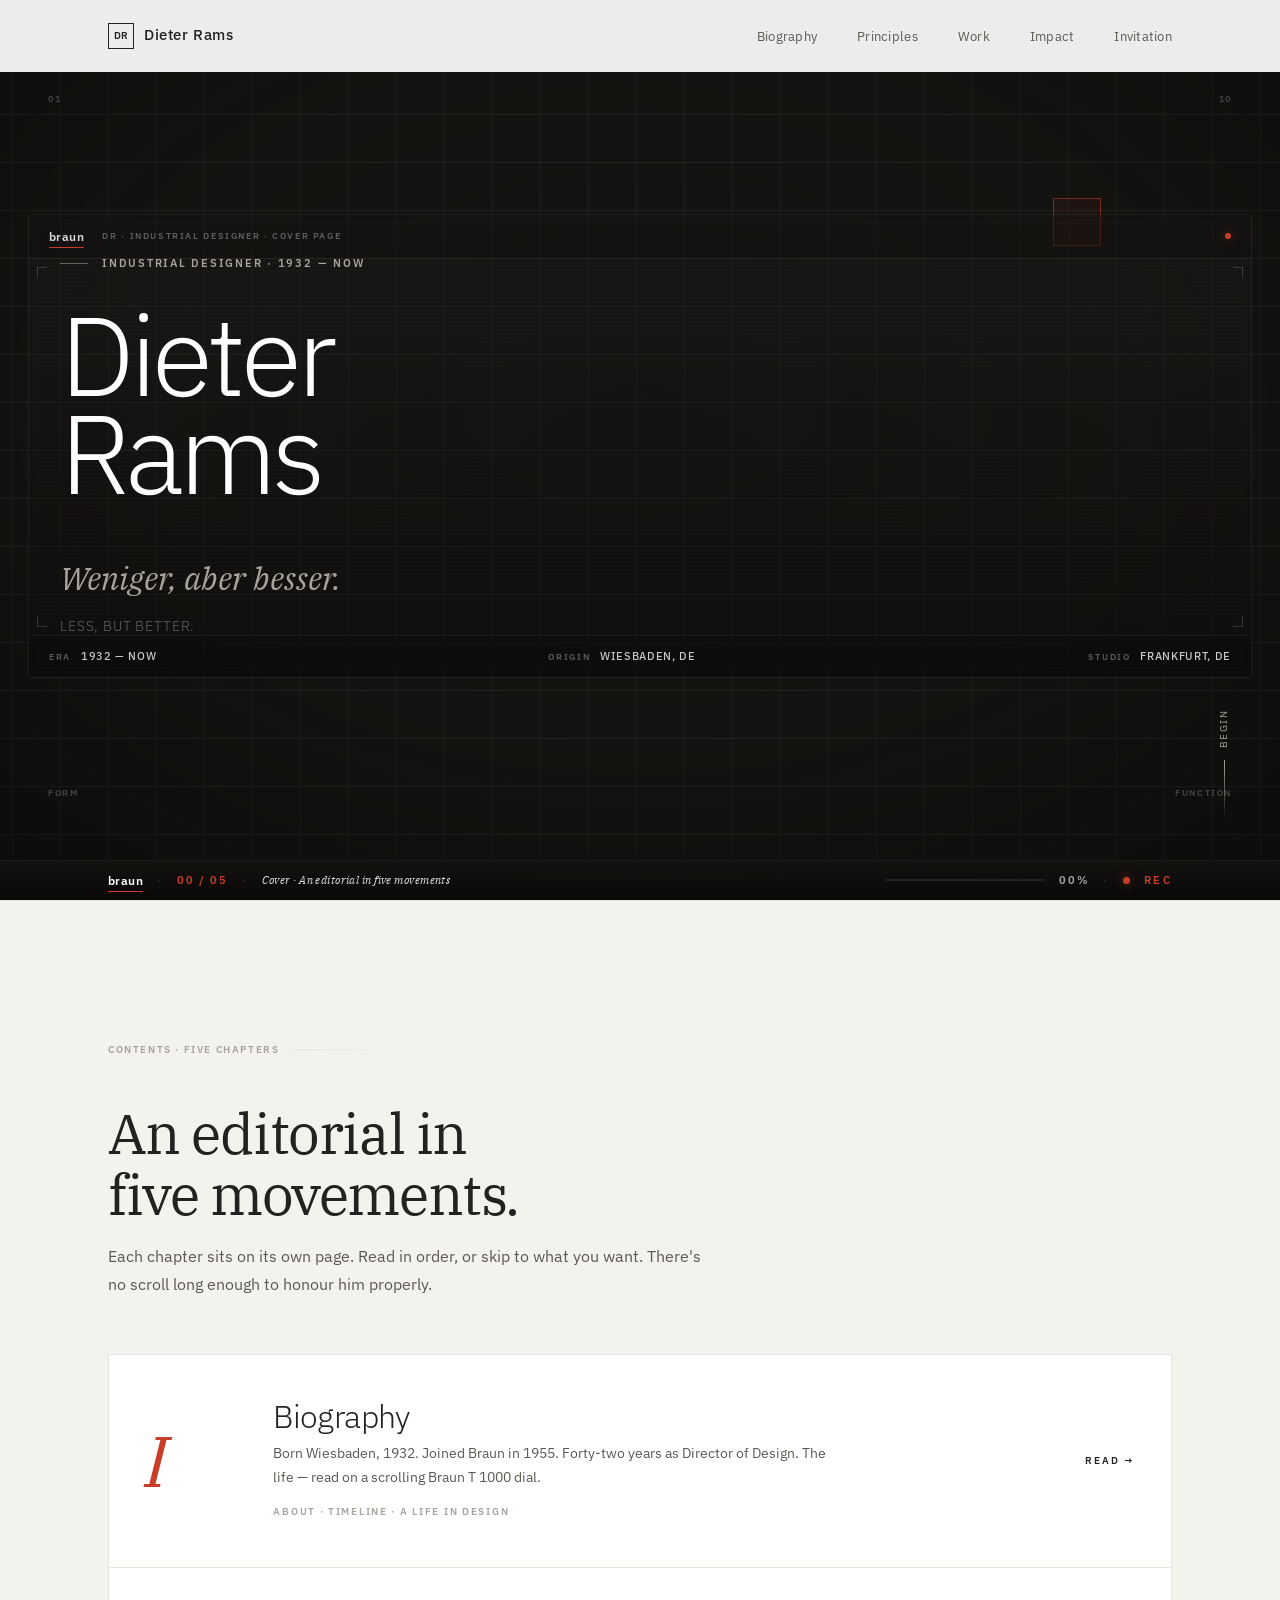
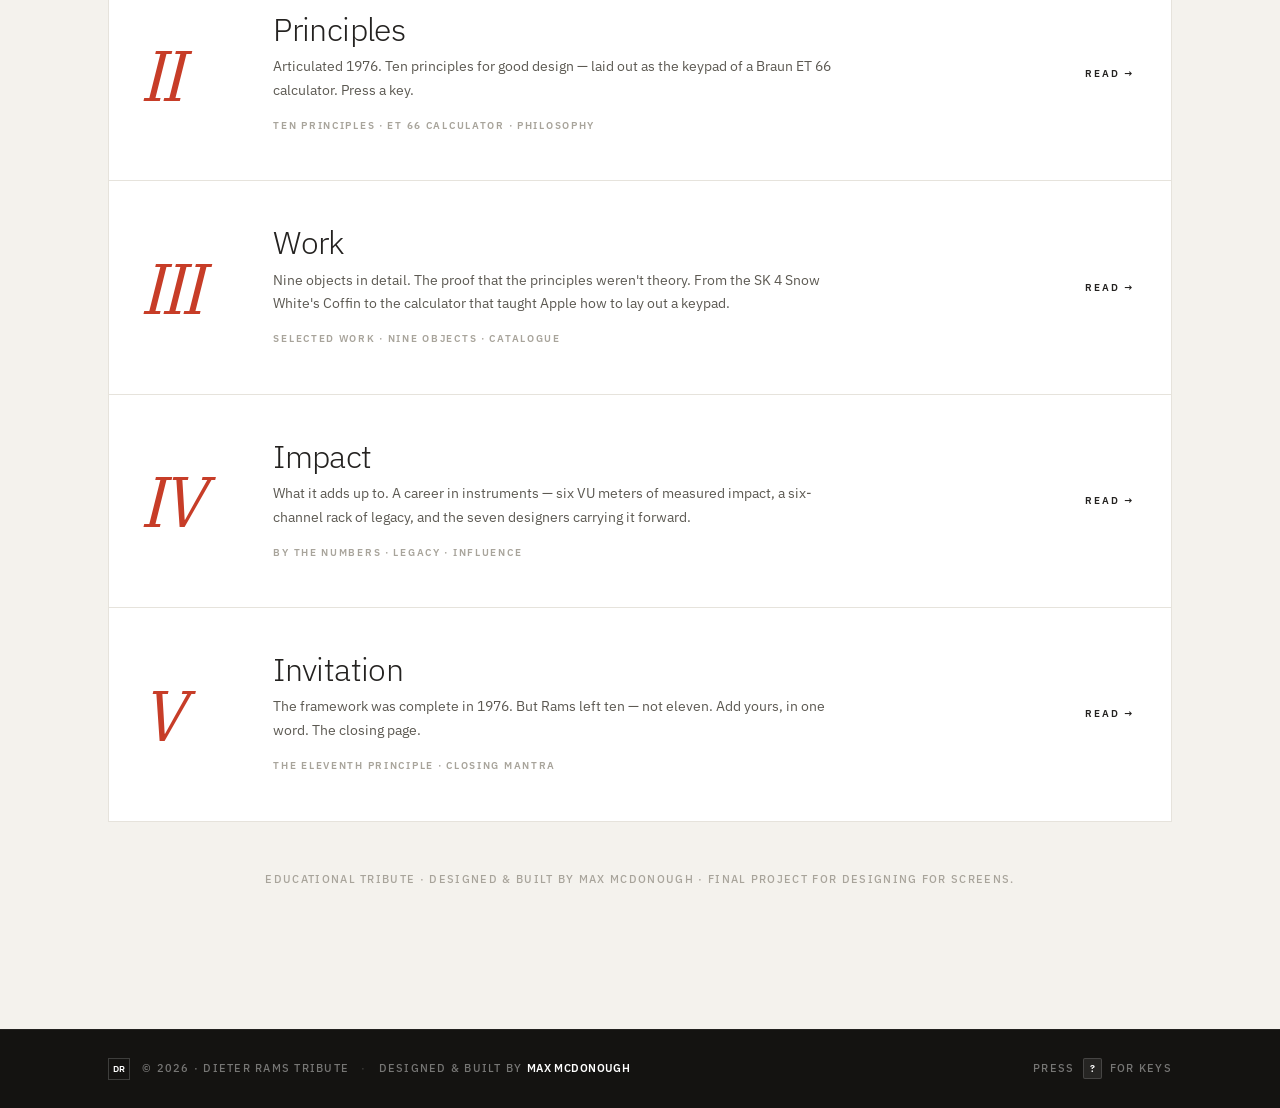
<file: index.html>
<!DOCTYPE html>
<html lang="en">
<head>
  <meta charset="UTF-8" />
  <meta name="viewport" content="width=device-width, initial-scale=1.0" />
  <meta name="description" content="A typographic tribute to Dieter Rams: ten principles, selected work, legacy, and the designers his restraint continues to shape. A five-chapter editorial." />
  <meta name="theme-color" content="#1a1916" />
  <meta property="og:title" content="Dieter Rams — Industrial Designer" />
  <meta property="og:description" content="Less, but better. A five-chapter tribute to the principles, work, and legacy of one of the twentieth century's most influential product designers." />
  <meta property="og:type" content="website" />
  <title>Dieter Rams — Industrial Designer</title>
  <link rel="stylesheet" href="style.css" />
  <link rel="preconnect" href="https://fonts.googleapis.com" />
  <link rel="preconnect" href="https://fonts.gstatic.com" crossorigin />
  <link href="https://fonts.googleapis.com/css2?family=IBM+Plex+Sans:ital,wght@0,300;0,400;0,500;0,600;1,400&family=IBM+Plex+Serif:ital,wght@0,400;0,500;1,400&display=swap" rel="stylesheet" />
</head>
<body class="loading page--cover">

  <a class="skip-link" href="#main-content">Skip to content</a>

  <!-- SCROLL PROGRESS -->
  <div class="scroll-progress" aria-hidden="true"><span class="scroll-progress-bar"></span></div>

  <!-- PAGE LOADER -->
  <div class="page-loader" aria-hidden="true">
    <div class="loader-frame">
      <div class="loader-row loader-row--top">
        <span class="loader-meta">DR · Industrial Designer</span>
        <span class="loader-meta loader-count"><span class="loader-count-num">000</span><span>%</span></span>
      </div>
      <div class="loader-center">
        <span class="loader-glyph" aria-hidden="true">D&nbsp;R</span>
        <span class="loader-text">Weniger, aber besser</span>
      </div>
      <div class="loader-row loader-row--bottom">
        <span class="loader-meta">Wiesbaden · 1932</span>
        <span class="loader-meta">Less, but better</span>
      </div>
    </div>
    <span class="loader-sweep" aria-hidden="true"></span>
  </div>

  <!-- CHAPTER RAIL -->
  <nav class="chapter-rail" aria-label="Chapter navigation">
    <ul>
      <li><a href="index.html" class="active" data-chapter-num="00"><span class="rail-tick"></span><span class="rail-label">Cover</span></a></li>
      <li><a href="about.html" data-chapter-num="01"><span class="rail-tick"></span><span class="rail-label">Biography</span></a></li>
      <li><a href="principles.html" data-chapter-num="02"><span class="rail-tick"></span><span class="rail-label">Principles</span></a></li>
      <li><a href="work.html" data-chapter-num="03"><span class="rail-tick"></span><span class="rail-label">Work</span></a></li>
      <li><a href="impact.html" data-chapter-num="04"><span class="rail-tick"></span><span class="rail-label">Impact</span></a></li>
      <li><a href="invitation.html" data-chapter-num="05"><span class="rail-tick"></span><span class="rail-label">Invitation</span></a></li>
    </ul>
  </nav>

  <!-- CURSOR DOT -->
  <div class="cursor-dot" aria-hidden="true"></div>

  <!-- NAV -->
  <nav id="nav">
    <div class="nav-inner">
      <a href="index.html" class="nav-logo">
        <span class="nav-logo-mark" aria-hidden="true">DR</span>
        <span class="nav-logo-text">Dieter Rams</span>
      </a>
      <ul class="nav-links">
        <li><a href="about.html">Biography</a></li>
        <li><a href="principles.html">Principles</a></li>
        <li><a href="work.html">Work</a></li>
        <li><a href="impact.html">Impact</a></li>
        <li><a href="invitation.html">Invitation</a></li>
      </ul>
      <button class="nav-toggle" aria-label="Toggle menu">
        <span></span><span></span><span></span>
      </button>
    </div>
  </nav>

  <main id="main-content">

    <!-- HERO -->
    <section id="top" class="hero">
      <div class="hero-grid" aria-hidden="true">
        <div class="hero-grid-parallax">
          <div class="hero-grid-drift">
            <div class="hero-grid-mesh"></div>
            <div class="hero-grid-mesh hero-grid-mesh--delayed"></div>
          </div>
        </div>
        <div class="hero-grid-vignette"></div>
        <div class="hero-grid-scan"></div>
        <div class="hero-grid-marker"></div>
        <div class="hero-grid-ticks">
          <span class="hero-tick hero-tick--tl">01</span>
          <span class="hero-tick hero-tick--tr">10</span>
          <span class="hero-tick hero-tick--bl">Form</span>
          <span class="hero-tick hero-tick--br">Function</span>
        </div>
      </div>
      <div class="hero-content">
        <div class="hero-device" aria-hidden="true">
          <div class="hero-device-frame">
            <div class="hero-device-strip hero-device-strip--top">
              <span class="hero-device-mark">braun</span>
              <span class="hero-device-meta">DR · Industrial Designer · Cover Page</span>
              <span class="hero-device-led" data-hero-led></span>
            </div>
            <div class="hero-device-window">
              <div class="hero-device-grille"></div>
              <div class="hero-device-corners">
                <span></span><span></span><span></span><span></span>
              </div>
            </div>
            <div class="hero-device-strip hero-device-strip--bottom">
              <span class="hero-device-readout">
                <span class="hero-device-readout-label">Era</span>
                <span class="hero-device-readout-value">1932 — Now</span>
              </span>
              <span class="hero-device-readout">
                <span class="hero-device-readout-label">Origin</span>
                <span class="hero-device-readout-value">Wiesbaden, DE</span>
              </span>
              <span class="hero-device-readout">
                <span class="hero-device-readout-label">Studio</span>
                <span class="hero-device-readout-value">Frankfurt, DE</span>
              </span>
            </div>
          </div>
        </div>

        <p class="hero-eyebrow">Industrial Designer · 1932 — Now</p>
        <h1 class="hero-name">Dieter<br>Rams</h1>
        <p class="hero-tagline">Weniger, aber besser.</p>
        <p class="hero-sub">Less, but better.</p>
      </div>
      <div class="hero-scroll">
        <span>Begin</span>
        <div class="scroll-line"></div>
      </div>
    </section>

    <!-- CHAPTER INDEX — the table of contents -->
    <section id="chapters" class="contents">
      <div class="container">
        <div class="contents-header">
          <p class="section-label">Contents · Five Chapters</p>
          <h2>An editorial in five movements.</h2>
          <p class="contents-intro">Each chapter sits on its own page. Read in order, or skip to what you want. There's no scroll long enough to honour him&nbsp;properly.</p>
        </div>

        <ol class="contents-list">

          <li class="contents-row">
            <a href="about.html" class="contents-link">
              <span class="contents-num">I</span>
              <div class="contents-body">
                <h3>Biography</h3>
                <p>Born Wiesbaden, 1932. Joined Braun in 1955. Forty-two years as Director of Design. The life — read on a scrolling Braun T 1000 dial.</p>
                <span class="contents-tags">About · Timeline · A life in design</span>
              </div>
              <span class="contents-go">Read →</span>
            </a>
          </li>

          <li class="contents-row">
            <a href="principles.html" class="contents-link">
              <span class="contents-num">II</span>
              <div class="contents-body">
                <h3>Principles</h3>
                <p>Articulated 1976. Ten principles for good design — laid out as the keypad of a Braun ET 66 calculator. Press a key.</p>
                <span class="contents-tags">Ten Principles · ET 66 Calculator · Philosophy</span>
              </div>
              <span class="contents-go">Read →</span>
            </a>
          </li>

          <li class="contents-row">
            <a href="work.html" class="contents-link">
              <span class="contents-num">III</span>
              <div class="contents-body">
                <h3>Work</h3>
                <p>Nine objects in detail. The proof that the principles weren't theory. From the SK 4 Snow White's Coffin to the calculator that taught Apple how to lay out a keypad.</p>
                <span class="contents-tags">Selected Work · Nine Objects · Catalogue</span>
              </div>
              <span class="contents-go">Read →</span>
            </a>
          </li>

          <li class="contents-row">
            <a href="impact.html" class="contents-link">
              <span class="contents-num">IV</span>
              <div class="contents-body">
                <h3>Impact</h3>
                <p>What it adds up to. A career in instruments — six VU meters of measured impact, a six-channel rack of legacy, and the seven designers carrying it forward.</p>
                <span class="contents-tags">By the Numbers · Legacy · Influence</span>
              </div>
              <span class="contents-go">Read →</span>
            </a>
          </li>

          <li class="contents-row">
            <a href="invitation.html" class="contents-link">
              <span class="contents-num">V</span>
              <div class="contents-body">
                <h3>Invitation</h3>
                <p>The framework was complete in 1976. But Rams left ten — not eleven. Add yours, in one word. The closing&nbsp;page.</p>
                <span class="contents-tags">The Eleventh Principle · Closing Mantra</span>
              </div>
              <span class="contents-go">Read →</span>
            </a>
          </li>

        </ol>

        <p class="contents-footer">Educational tribute · Designed &amp; built by Max&nbsp;McDonough · Final project for Designing for&nbsp;Screens.</p>
      </div>
    </section>

  </main>

  <!-- FOOTER -->
  <footer class="footer footer--minimal">
    <div class="container">
      <div class="footer-meta">
        <div class="footer-meta-left">
          <span class="footer-meta-glyph">DR</span>
          <span>&copy; 2026 · Dieter Rams Tribute</span>
          <span class="footer-meta-sep">·</span>
          <span>Designed &amp; built by <strong>Max McDonough</strong></span>
        </div>
        <div class="footer-meta-right">
          <span data-key-hint>Press <kbd>?</kbd> for keys</span>
        </div>
      </div>
    </div>
  </footer>

  <!-- BACK TO TOP -->
  <button class="back-to-top" aria-label="Back to top">
    <svg viewBox="0 0 16 16" fill="none" xmlns="http://www.w3.org/2000/svg">
      <path d="M8 14V2M2 7l6-5 6 5" stroke="currentColor" stroke-width="1.5" stroke-linecap="round" stroke-linejoin="round"/>
    </svg>
  </button>

  <!-- PERSISTENT CHAPTER HUD -->
  <aside class="hud" data-hud aria-label="Chapter indicator">
    <div class="hud-inner">
      <span class="hud-mark">braun</span>
      <span class="hud-sep">·</span>
      <span class="hud-module" data-hud-module>00 / 05</span>
      <span class="hud-sep">·</span>
      <span class="hud-now" data-hud-now>Cover · An editorial in five movements</span>
      <span class="hud-spacer"></span>
      <span class="hud-progress"><span class="hud-progress-bar" data-hud-progress></span></span>
      <span class="hud-pct" data-hud-pct>00%</span>
      <span class="hud-sep">·</span>
      <span class="hud-led" data-hud-led></span>
      <span class="hud-rec">REC</span>
    </div>
  </aside>

  <!-- KEYBOARD HINTS PANEL -->
  <div class="keys-panel" role="dialog" aria-modal="false" aria-hidden="true" aria-label="Keyboard shortcuts">
    <div class="keys-panel-inner">
      <div class="keys-panel-header">
        <p class="section-label keys-panel-eyebrow">Keyboard</p>
        <button type="button" class="keys-panel-close" aria-label="Close keyboard panel">×</button>
      </div>
      <h3>Navigate by key</h3>
      <ul class="keys-list">
        <li><kbd>0</kbd><span>Cover</span></li>
        <li><kbd>1</kbd><span>I · Biography</span></li>
        <li><kbd>2</kbd><span>II · Principles</span></li>
        <li><kbd>3</kbd><span>III · Work</span></li>
        <li><kbd>4</kbd><span>IV · Impact</span></li>
        <li><kbd>5</kbd><span>V · Invitation</span></li>
        <li><kbd>j</kbd><span>Next chapter</span></li>
        <li><kbd>k</kbd><span>Previous chapter</span></li>
        <li><kbd>?</kbd><span>This panel</span></li>
        <li><kbd>Esc</kbd><span>Close</span></li>
      </ul>
    </div>
  </div>

  <script src="script.js"></script>
</body>
</html>
</file>
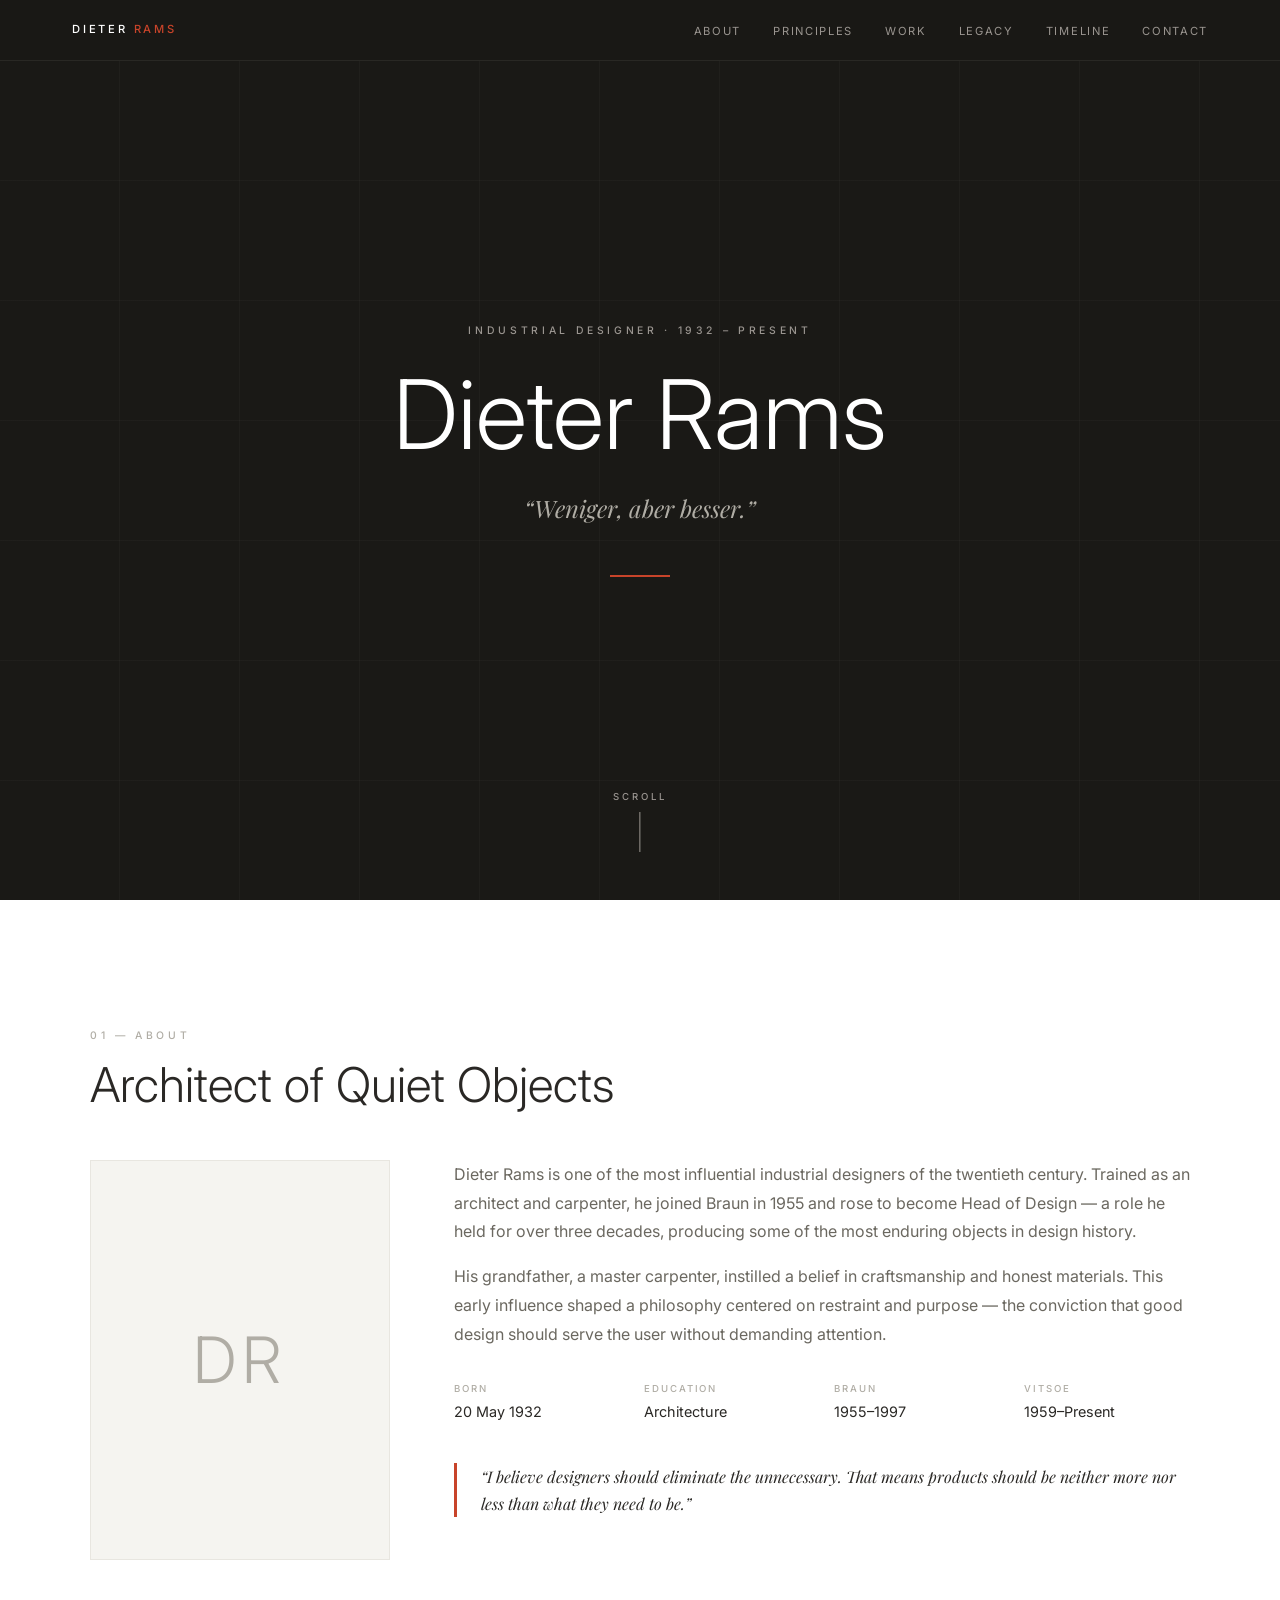
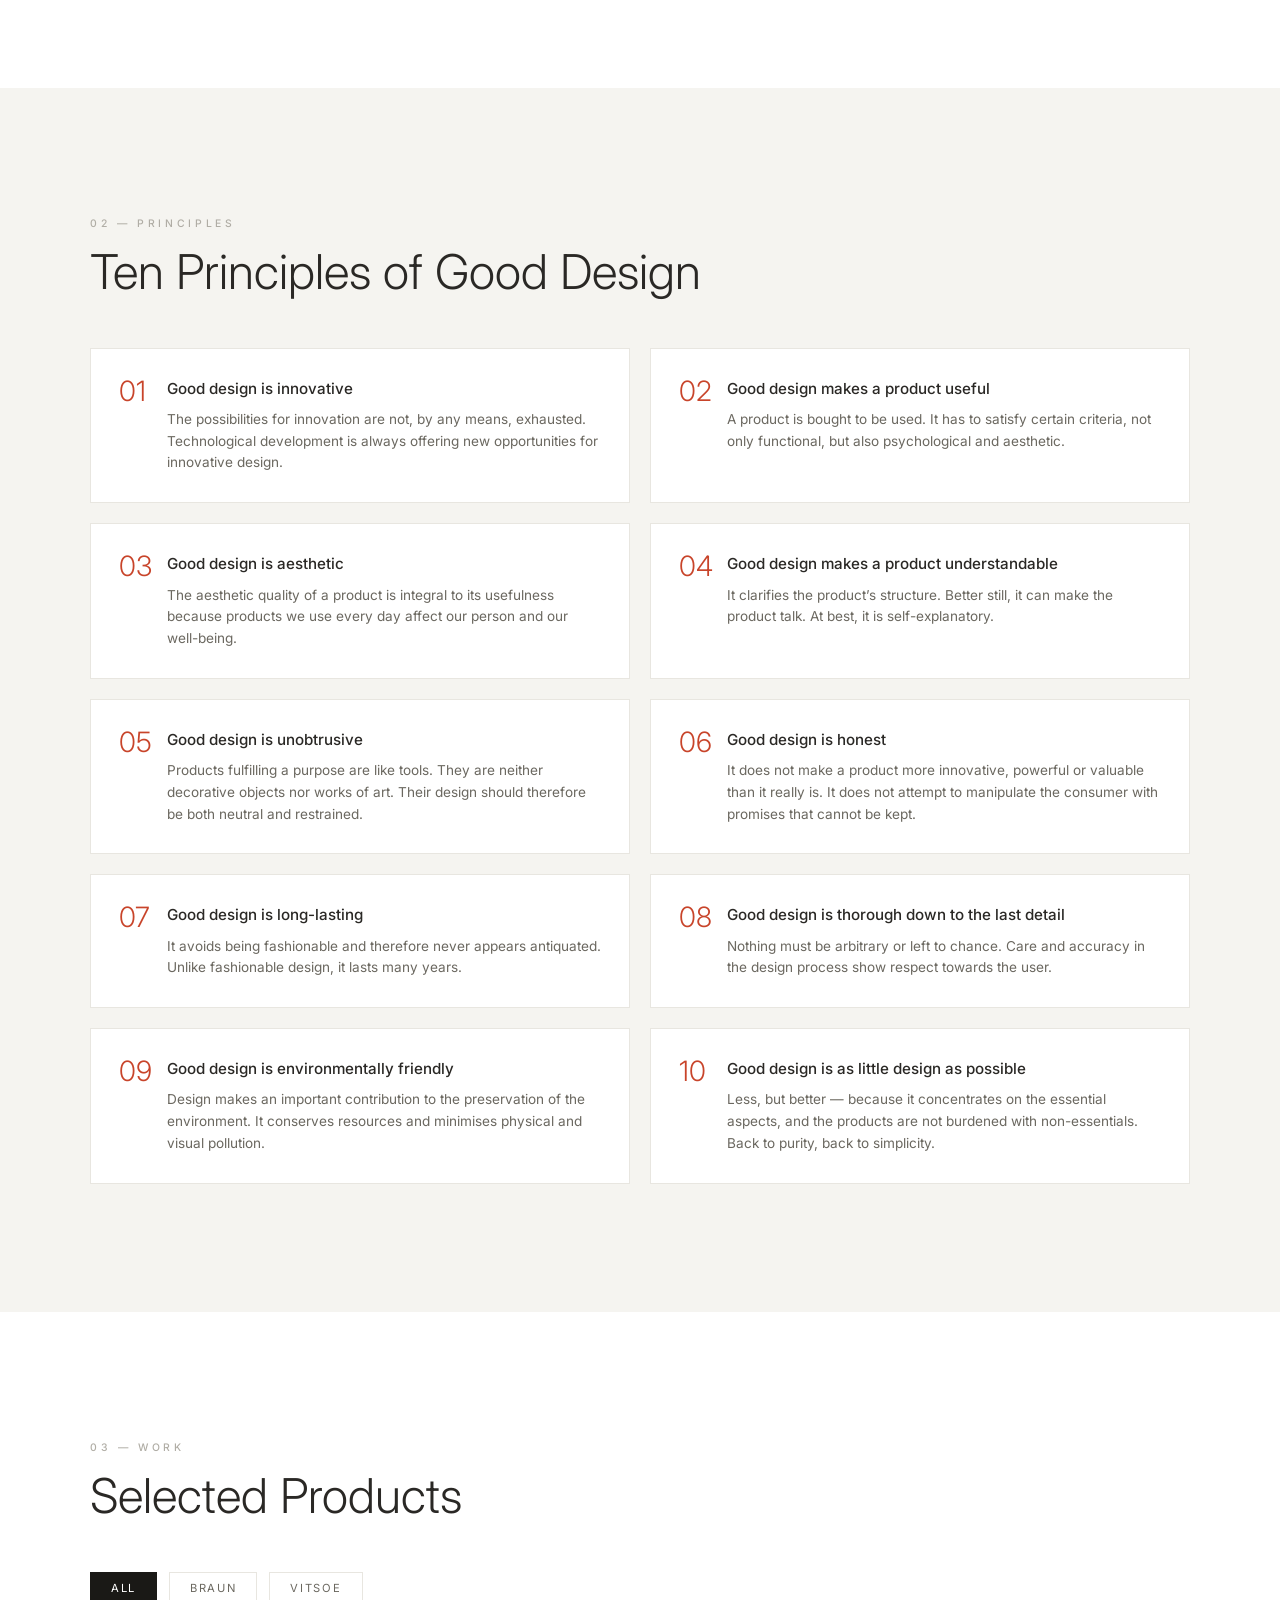
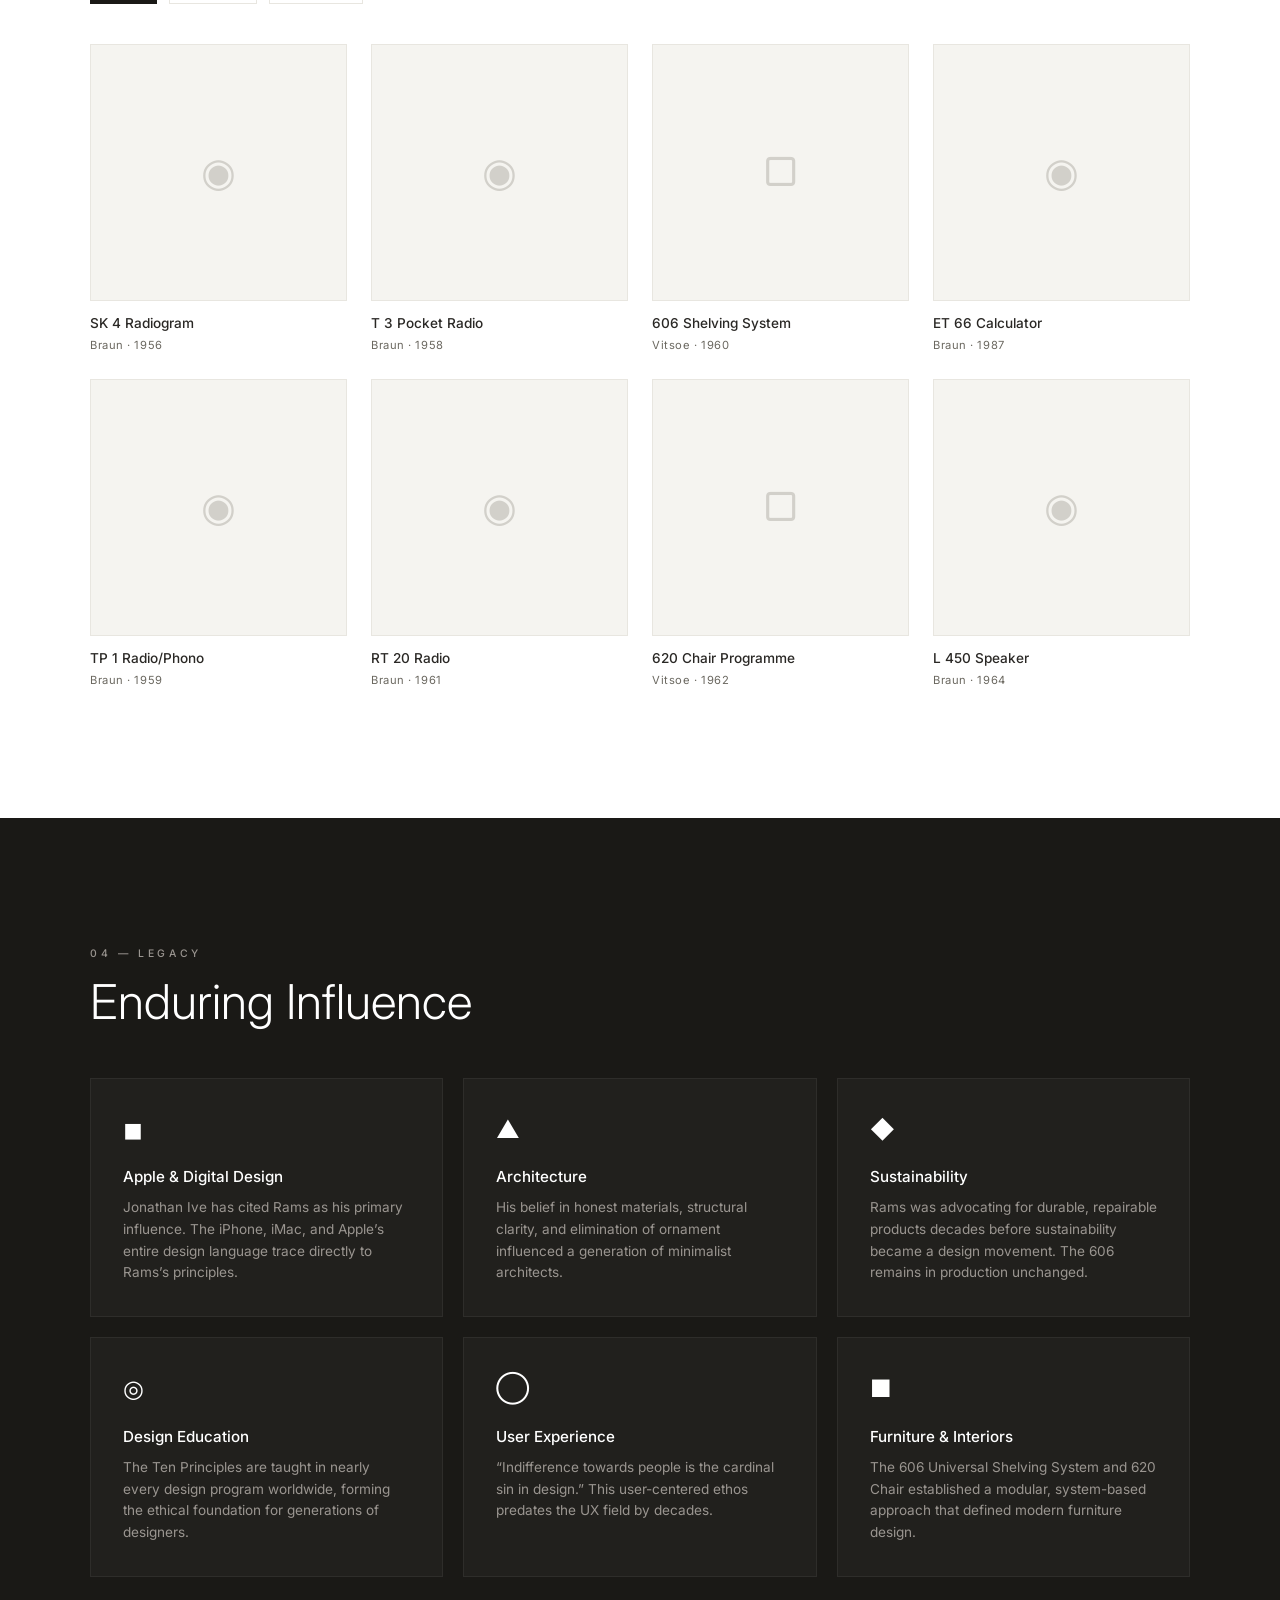
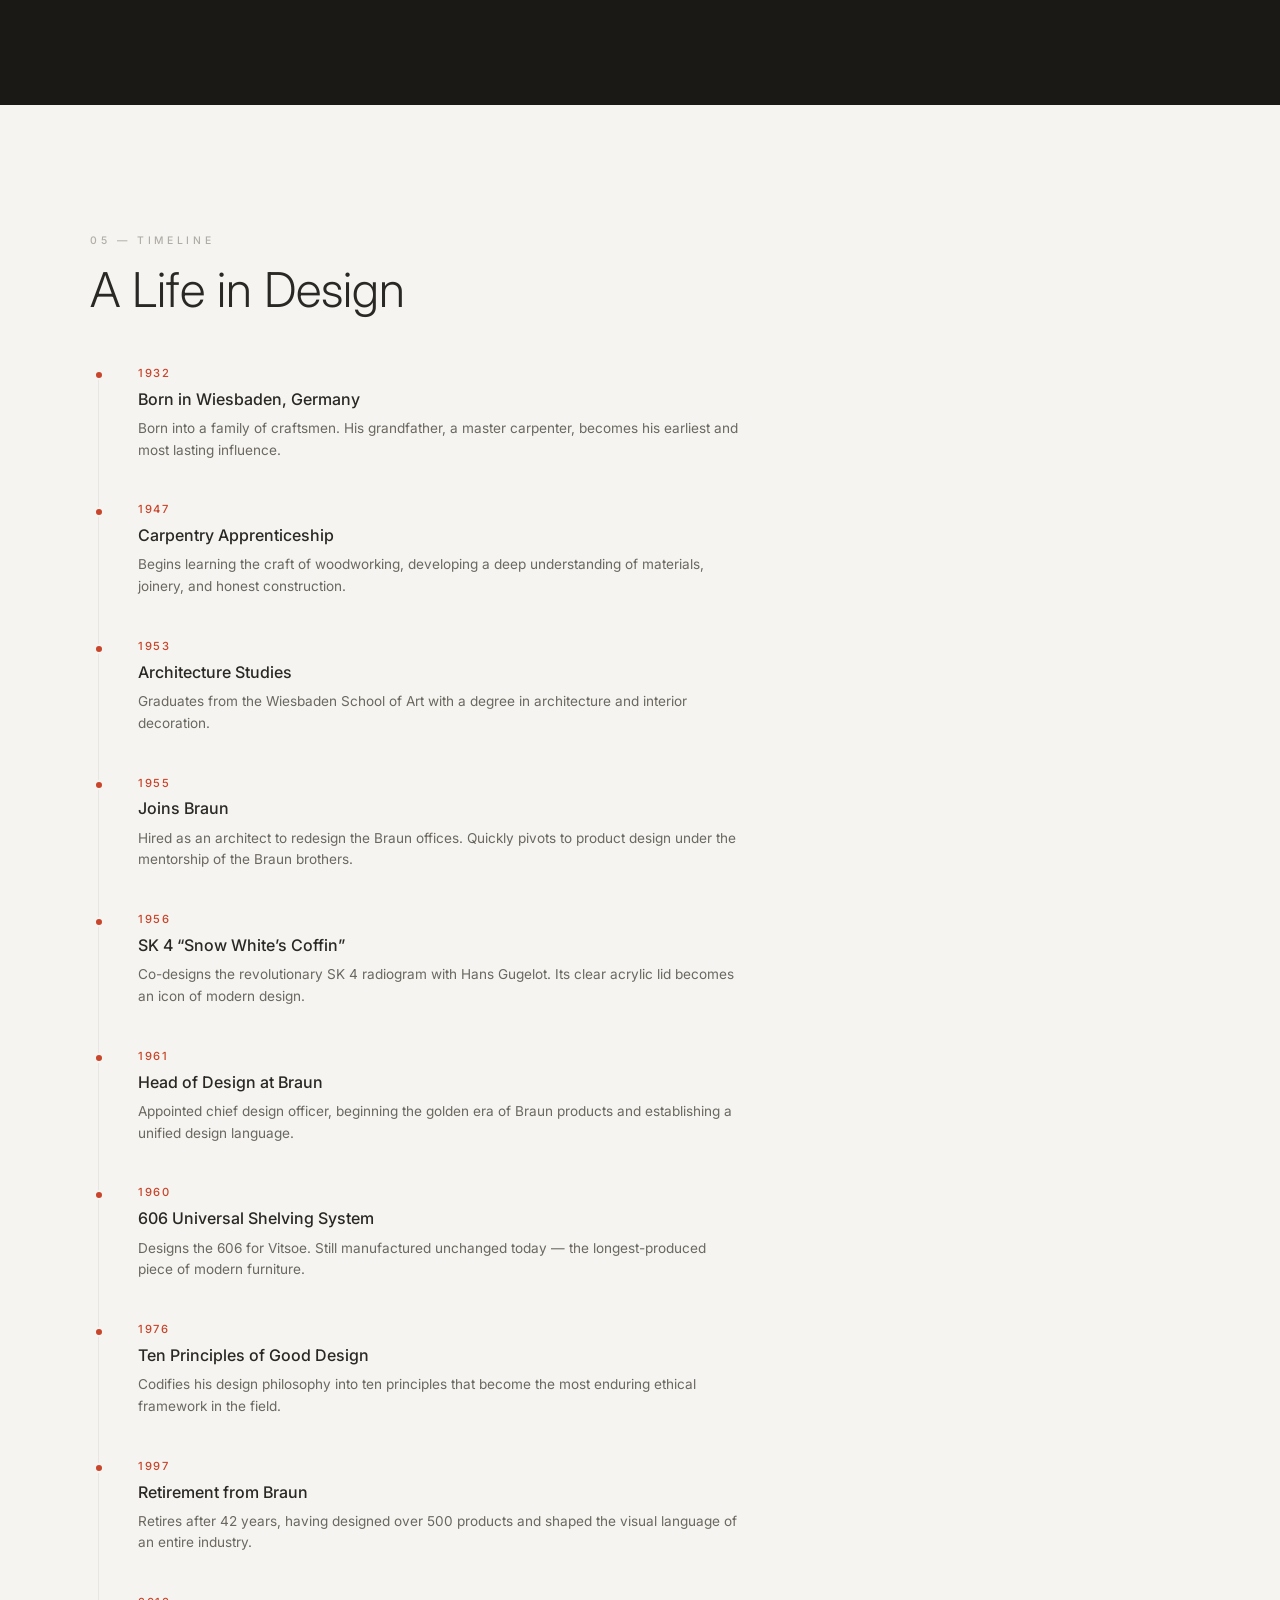
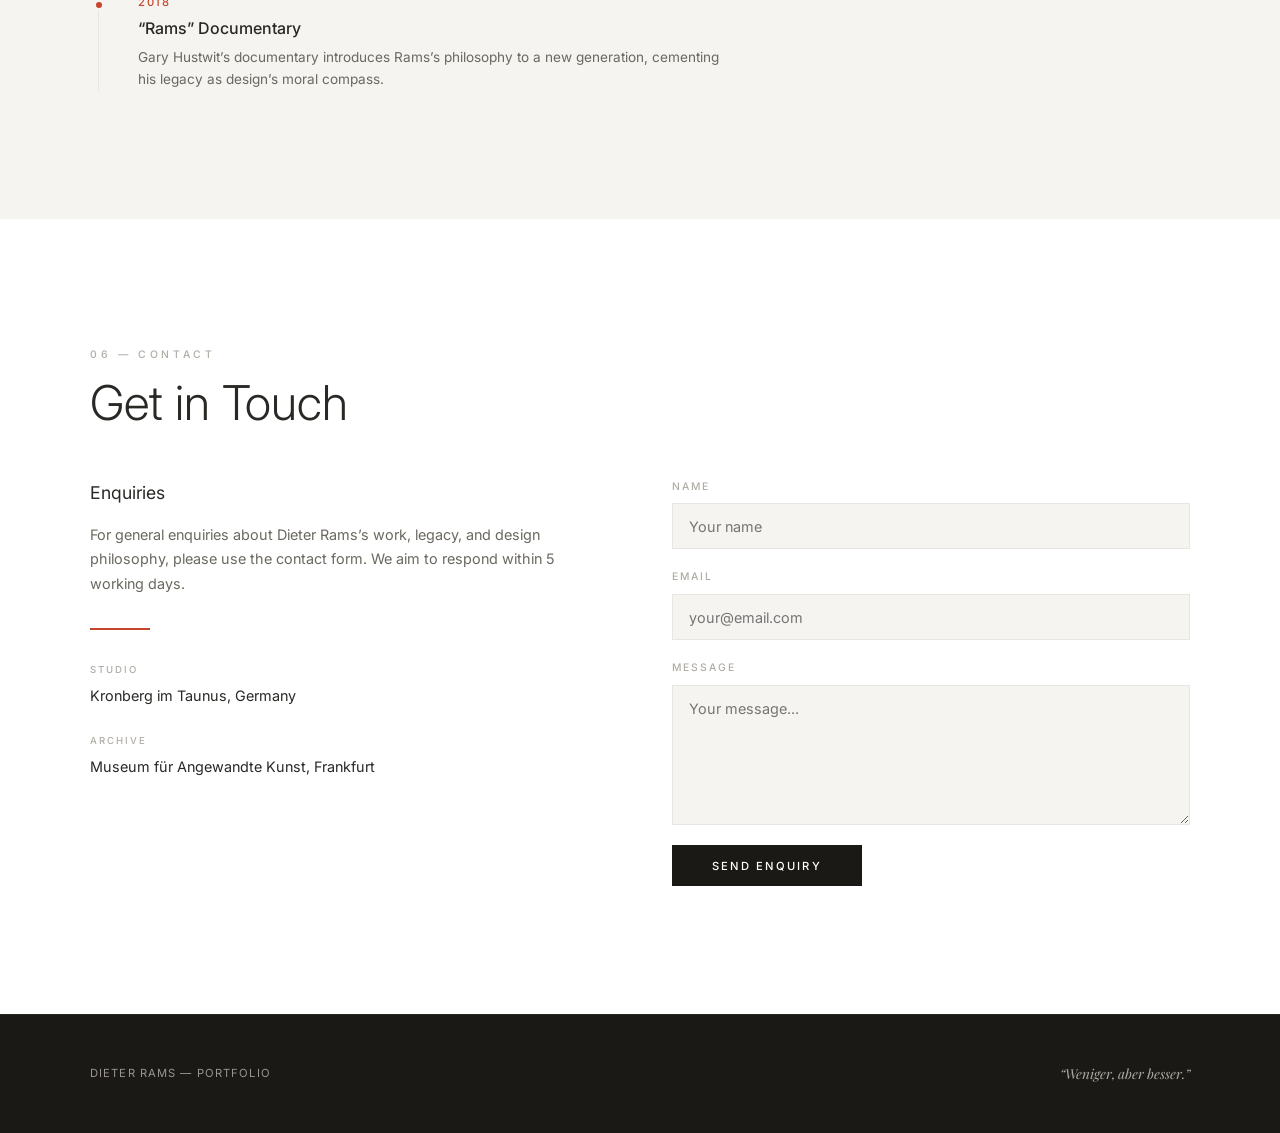
<file: Dieter_Rams_HiFi_Prototype.html>
<!DOCTYPE html>
<html lang="en">
<head>
<meta charset="UTF-8">
<meta name="viewport" content="width=device-width, initial-scale=1.0">
<title>Dieter Rams — Portfolio</title>
<link rel="preconnect" href="https://fonts.googleapis.com">
<link href="https://fonts.googleapis.com/css2?family=Inter:wght@300;400;500;600&family=Playfair+Display:ital,wght@0,400;1,400&display=swap" rel="stylesheet">
<style>
  /* ============================================================
     DESIGN SYSTEM
     ============================================================ */
  :root {
    --dark: #1A1916;
    --text: #2A2825;
    --text-light: #6B6860;
    --mid: #B0ADA5;
    --light: #E8E6E0;
    --off-white: #F5F4F0;
    --white: #FFFFFF;
    --accent: #C8442A;
    --braun: #9A9590;
    --green: #4A7C59;

    --font: 'Inter', -apple-system, BlinkMacSystemFont, sans-serif;
    --font-serif: 'Playfair Display', Georgia, serif;
  }

  /* ============================================================
     RESET & BASE
     ============================================================ */
  *, *::before, *::after { margin: 0; padding: 0; box-sizing: border-box; }
  html { scroll-behavior: smooth; font-size: 16px; }
  body {
    font-family: var(--font);
    color: var(--text);
    background: var(--off-white);
    line-height: 1.6;
    -webkit-font-smoothing: antialiased;
    overflow-x: hidden;
  }
  img { max-width: 100%; display: block; }
  a { text-decoration: none; color: inherit; }

  /* ============================================================
     NAVIGATION
     ============================================================ */
  nav {
    position: fixed; top: 0; left: 0; right: 0; z-index: 100;
    background: rgba(26, 25, 22, 0.95);
    backdrop-filter: blur(20px);
    -webkit-backdrop-filter: blur(20px);
    border-bottom: 1px solid rgba(176, 173, 165, 0.1);
    transition: transform 0.3s ease;
  }
  nav .nav-inner {
    max-width: 1200px; margin: 0 auto;
    display: flex; align-items: center; justify-content: space-between;
    padding: 0 2rem; height: 60px;
  }
  nav .logo {
    font-size: 0.7rem; letter-spacing: 0.25em; color: var(--white);
    font-weight: 500; text-transform: uppercase;
  }
  nav .logo span { color: var(--accent); }
  nav .nav-links { display: flex; gap: 2rem; list-style: none; }
  nav .nav-links a {
    font-size: 0.7rem; letter-spacing: 0.15em; text-transform: uppercase;
    color: var(--braun); transition: color 0.3s ease; font-weight: 400;
  }
  nav .nav-links a:hover, nav .nav-links a.active { color: var(--white); }
  .hamburger { display: none; background: none; border: none; cursor: pointer; }
  .hamburger span { display: block; width: 20px; height: 1.5px; background: var(--white); margin: 4px 0; transition: 0.3s; }

  /* ============================================================
     HERO SECTION
     ============================================================ */
  .hero {
    min-height: 100vh; background: var(--dark);
    display: flex; align-items: center; justify-content: center;
    position: relative; overflow: hidden;
  }
  .hero::before {
    content: '';
    position: absolute; inset: 0;
    background:
      repeating-linear-gradient(90deg, transparent, transparent 119px, rgba(176,173,165,0.04) 119px, rgba(176,173,165,0.04) 120px),
      repeating-linear-gradient(0deg, transparent, transparent 119px, rgba(176,173,165,0.04) 119px, rgba(176,173,165,0.04) 120px);
  }
  .hero-content {
    text-align: center; position: relative; z-index: 1;
    max-width: 800px; padding: 0 2rem;
  }
  .hero-label {
    font-size: 0.65rem; letter-spacing: 0.35em; text-transform: uppercase;
    color: var(--braun); margin-bottom: 1.5rem; font-weight: 500;
  }
  .hero h1 {
    font-family: var(--font); font-weight: 300;
    font-size: clamp(3rem, 8vw, 6rem); color: var(--white);
    line-height: 1.05; margin-bottom: 1.5rem;
  }
  .hero .tagline {
    font-family: var(--font-serif); font-style: italic;
    font-size: clamp(1.1rem, 2.5vw, 1.5rem); color: var(--mid);
    margin-bottom: 3rem;
  }
  .scroll-indicator {
    position: absolute; bottom: 3rem; left: 50%; transform: translateX(-50%);
    display: flex; flex-direction: column; align-items: center; gap: 0.5rem;
  }
  .scroll-indicator span {
    font-size: 0.6rem; letter-spacing: 0.3em; text-transform: uppercase;
    color: var(--braun); font-weight: 500;
  }
  .scroll-line {
    width: 1px; height: 40px; background: var(--braun);
    animation: scrollPulse 2s ease-in-out infinite;
  }
  @keyframes scrollPulse {
    0%, 100% { opacity: 0.3; transform: scaleY(0.5); }
    50% { opacity: 1; transform: scaleY(1); }
  }

  /* ============================================================
     SECTION SHARED STYLES
     ============================================================ */
  section { padding: 8rem 2rem; }
  .container { max-width: 1100px; margin: 0 auto; }
  .section-label {
    font-size: 0.65rem; letter-spacing: 0.35em; text-transform: uppercase;
    color: var(--mid); margin-bottom: 0.75rem; font-weight: 500;
  }
  .section-label--light { color: var(--braun); }
  .section-title {
    font-family: var(--font); font-weight: 300;
    font-size: clamp(2rem, 4vw, 3rem); line-height: 1.15;
    margin-bottom: 3rem;
  }
  .accent-line {
    width: 60px; height: 2px; background: var(--accent);
    margin-bottom: 2rem;
  }

  /* ============================================================
     ABOUT SECTION
     ============================================================ */
  .about { background: var(--white); }
  .about-grid {
    display: grid; grid-template-columns: 300px 1fr; gap: 4rem;
    align-items: start;
  }
  .portrait-frame {
    background: var(--off-white); border: 1px solid var(--light);
    aspect-ratio: 3/4; display: flex; align-items: center;
    justify-content: center; position: relative;
  }
  .portrait-initials {
    font-size: 4rem; color: var(--mid); font-weight: 300; letter-spacing: 0.1em;
  }
  .about-subtitle {
    font-size: 1.25rem; color: var(--text); font-weight: 300;
    margin-bottom: 1.5rem;
  }
  .about-text { color: var(--text-light); line-height: 1.8; margin-bottom: 2rem; }
  .about-text p + p { margin-top: 1rem; }
  .meta-grid {
    display: grid; grid-template-columns: repeat(4, 1fr); gap: 1.5rem;
    margin-bottom: 2.5rem;
  }
  .meta-item {}
  .meta-label {
    font-size: 0.6rem; letter-spacing: 0.2em; text-transform: uppercase;
    color: var(--mid); font-weight: 500; margin-bottom: 0.25rem;
  }
  .meta-value { font-size: 0.9rem; color: var(--text); font-weight: 400; }
  .pull-quote {
    border-left: 3px solid var(--accent); padding-left: 1.5rem;
    font-family: var(--font-serif); font-style: italic;
    font-size: 1rem; color: var(--text); line-height: 1.7;
  }

  /* ============================================================
     PRINCIPLES SECTION
     ============================================================ */
  .principles { background: var(--off-white); }
  .principles-grid {
    display: grid; grid-template-columns: repeat(2, 1fr); gap: 1.25rem;
  }
  .principle-card {
    background: var(--white); border: 1px solid var(--light);
    padding: 1.75rem; display: flex; gap: 1rem;
    transition: transform 0.2s ease, box-shadow 0.2s ease;
  }
  .principle-card:hover {
    transform: translateY(-2px);
    box-shadow: 0 8px 24px rgba(0,0,0,0.06);
  }
  .principle-num {
    font-size: 1.75rem; font-weight: 300; color: var(--accent);
    line-height: 1; min-width: 2rem;
  }
  .principle-content h3 {
    font-size: 0.95rem; font-weight: 500; color: var(--text);
    margin-bottom: 0.5rem;
  }
  .principle-content p {
    font-size: 0.85rem; color: var(--text-light); line-height: 1.6;
  }

  /* ============================================================
     WORK SECTION
     ============================================================ */
  .work { background: var(--white); }
  .filter-bar {
    display: flex; gap: 0.75rem; margin-bottom: 2.5rem;
  }
  .filter-btn {
    padding: 0.5rem 1.25rem; border: 1px solid var(--light);
    background: transparent; font-family: var(--font);
    font-size: 0.7rem; letter-spacing: 0.15em; text-transform: uppercase;
    color: var(--text-light); cursor: pointer; transition: all 0.2s ease;
  }
  .filter-btn:hover { border-color: var(--mid); color: var(--text); }
  .filter-btn.active {
    background: var(--dark); color: var(--white); border-color: var(--dark);
  }
  .products-grid {
    display: grid; grid-template-columns: repeat(4, 1fr); gap: 1.5rem;
  }
  .product-card { cursor: pointer; }
  .product-card:hover .product-img { transform: scale(1.02); }
  .product-img {
    background: var(--off-white); border: 1px solid var(--light);
    aspect-ratio: 1; display: flex; align-items: center;
    justify-content: center; margin-bottom: 0.75rem;
    transition: transform 0.3s ease; overflow: hidden;
  }
  .product-icon {
    font-size: 2.5rem; color: var(--mid); opacity: 0.5;
  }
  .product-name {
    font-size: 0.85rem; font-weight: 500; color: var(--text);
    margin-bottom: 0.15rem;
  }
  .product-meta {
    font-size: 0.7rem; color: var(--text-light);
    letter-spacing: 0.05em;
  }

  /* ============================================================
     LEGACY SECTION
     ============================================================ */
  .legacy { background: var(--dark); color: var(--white); }
  .legacy .section-title { color: var(--white); }
  .legacy-grid {
    display: grid; grid-template-columns: repeat(3, 1fr); gap: 1.25rem;
  }
  .legacy-card {
    background: rgba(255,255,255,0.03); border: 1px solid rgba(255,255,255,0.06);
    padding: 2rem; transition: background 0.2s ease;
  }
  .legacy-card:hover { background: rgba(255,255,255,0.06); }
  .legacy-icon {
    font-size: 1.5rem; margin-bottom: 1rem; display: block;
  }
  .legacy-card h3 {
    font-size: 0.95rem; font-weight: 500; color: var(--white);
    margin-bottom: 0.5rem;
  }
  .legacy-card p {
    font-size: 0.85rem; color: var(--braun); line-height: 1.6;
  }

  /* ============================================================
     TIMELINE SECTION
     ============================================================ */
  .timeline { background: var(--off-white); }
  .timeline-track {
    position: relative; padding-left: 3rem;
  }
  .timeline-track::before {
    content: ''; position: absolute; left: 0.5rem; top: 0.5rem; bottom: 0;
    width: 1px; background: var(--light);
  }
  .timeline-event {
    position: relative; padding-bottom: 2.5rem;
  }
  .timeline-event:last-child { padding-bottom: 0; }
  .timeline-dot {
    position: absolute; left: -2.75rem; top: 0.35rem;
    width: 10px; height: 10px; border-radius: 50%;
    background: var(--accent); border: 2px solid var(--off-white);
  }
  .timeline-date {
    font-size: 0.7rem; letter-spacing: 0.15em; text-transform: uppercase;
    color: var(--accent); font-weight: 500; margin-bottom: 0.25rem;
  }
  .timeline-event h3 {
    font-size: 1rem; font-weight: 500; color: var(--text);
    margin-bottom: 0.35rem;
  }
  .timeline-event p {
    font-size: 0.85rem; color: var(--text-light); line-height: 1.6;
    max-width: 600px;
  }

  /* ============================================================
     CONTACT SECTION
     ============================================================ */
  .contact { background: var(--white); }
  .contact-grid {
    display: grid; grid-template-columns: 1fr 1fr; gap: 4rem;
  }
  .contact-info h3 {
    font-size: 1.1rem; font-weight: 400; color: var(--text);
    margin-bottom: 1rem;
  }
  .contact-info p {
    font-size: 0.9rem; color: var(--text-light); line-height: 1.7;
    margin-bottom: 2rem;
  }
  .contact-detail {
    margin-bottom: 1.5rem;
  }
  .contact-detail .meta-label { margin-bottom: 0.35rem; }
  .contact-detail span {
    font-size: 0.9rem; color: var(--text);
  }
  .contact-form { display: flex; flex-direction: column; gap: 1.25rem; }
  .form-group { display: flex; flex-direction: column; }
  .form-group label {
    font-size: 0.65rem; letter-spacing: 0.2em; text-transform: uppercase;
    color: var(--mid); font-weight: 500; margin-bottom: 0.5rem;
  }
  .form-group input, .form-group textarea {
    font-family: var(--font); font-size: 0.9rem;
    padding: 0.85rem 1rem; border: 1px solid var(--light);
    background: var(--off-white); color: var(--text);
    outline: none; transition: border-color 0.2s ease;
  }
  .form-group input:focus, .form-group textarea:focus {
    border-color: var(--accent);
  }
  .form-group textarea { resize: vertical; min-height: 140px; }
  .submit-btn {
    align-self: flex-start;
    padding: 0.85rem 2.5rem; border: none;
    background: var(--dark); color: var(--white);
    font-family: var(--font); font-size: 0.7rem;
    letter-spacing: 0.2em; text-transform: uppercase;
    cursor: pointer; transition: background 0.2s ease;
    font-weight: 500;
  }
  .submit-btn:hover { background: var(--accent); }

  /* ============================================================
     FOOTER
     ============================================================ */
  footer {
    background: var(--dark); padding: 3rem 2rem;
    border-top: 1px solid rgba(176,173,165,0.1);
  }
  footer .container {
    display: flex; justify-content: space-between; align-items: center;
  }
  footer .footer-text {
    font-size: 0.7rem; color: var(--braun); letter-spacing: 0.1em;
  }
  footer .footer-motto {
    font-family: var(--font-serif); font-style: italic;
    font-size: 0.85rem; color: var(--mid);
  }

  /* ============================================================
     RESPONSIVE
     ============================================================ */
  @media (max-width: 900px) {
    .about-grid { grid-template-columns: 1fr; gap: 2rem; }
    .portrait-frame { max-width: 250px; }
    .meta-grid { grid-template-columns: repeat(2, 1fr); }
    .principles-grid { grid-template-columns: 1fr; }
    .products-grid { grid-template-columns: repeat(2, 1fr); }
    .legacy-grid { grid-template-columns: 1fr; }
    .contact-grid { grid-template-columns: 1fr; }
    nav .nav-links { display: none; }
    .hamburger { display: block; }
  }

  /* ============================================================
     SCROLL ANIMATIONS
     ============================================================ */
  .fade-up {
    opacity: 0; transform: translateY(30px);
    transition: opacity 0.7s ease, transform 0.7s ease;
  }
  .fade-up.visible { opacity: 1; transform: translateY(0); }
</style>
</head>
<body>

<!-- ============================================================
     NAVIGATION
     ============================================================ -->
<nav>
  <div class="nav-inner">
    <a href="#hero" class="logo">Dieter <span>Rams</span></a>
    <ul class="nav-links">
      <li><a href="#about">About</a></li>
      <li><a href="#principles">Principles</a></li>
      <li><a href="#work">Work</a></li>
      <li><a href="#legacy">Legacy</a></li>
      <li><a href="#timeline">Timeline</a></li>
      <li><a href="#contact">Contact</a></li>
    </ul>
    <button class="hamburger" aria-label="Menu">
      <span></span><span></span><span></span>
    </button>
  </div>
</nav>

<!-- ============================================================
     HERO
     ============================================================ -->
<section class="hero" id="hero">
  <div class="hero-content">
    <div class="hero-label">Industrial Designer &middot; 1932 &ndash; Present</div>
    <h1>Dieter Rams</h1>
    <div class="tagline">&ldquo;Weniger, aber besser.&rdquo;</div>
    <div class="accent-line" style="margin: 0 auto;"></div>
  </div>
  <div class="scroll-indicator">
    <span>Scroll</span>
    <div class="scroll-line"></div>
  </div>
</section>

<!-- ============================================================
     ABOUT
     ============================================================ -->
<section class="about" id="about">
  <div class="container">
    <div class="section-label">01 &mdash; About</div>
    <div class="section-title">Architect of Quiet Objects</div>
    <div class="about-grid">
      <div>
        <div class="portrait-frame fade-up">
          <span class="portrait-initials">DR</span>
        </div>
      </div>
      <div>
        <div class="about-text fade-up">
          <p>Dieter Rams is one of the most influential industrial designers of the twentieth century. Trained as an architect and carpenter, he joined Braun in 1955 and rose to become Head of Design &mdash; a role he held for over three decades, producing some of the most enduring objects in design history.</p>
          <p>His grandfather, a master carpenter, instilled a belief in craftsmanship and honest materials. This early influence shaped a philosophy centered on restraint and purpose &mdash; the conviction that good design should serve the user without demanding attention.</p>
        </div>
        <div class="meta-grid fade-up">
          <div class="meta-item">
            <div class="meta-label">Born</div>
            <div class="meta-value">20 May 1932</div>
          </div>
          <div class="meta-item">
            <div class="meta-label">Education</div>
            <div class="meta-value">Architecture</div>
          </div>
          <div class="meta-item">
            <div class="meta-label">Braun</div>
            <div class="meta-value">1955&ndash;1997</div>
          </div>
          <div class="meta-item">
            <div class="meta-label">Vitsoe</div>
            <div class="meta-value">1959&ndash;Present</div>
          </div>
        </div>
        <blockquote class="pull-quote fade-up">
          &ldquo;I believe designers should eliminate the unnecessary. That means products should be neither more nor less than what they need to be.&rdquo;
        </blockquote>
      </div>
    </div>
  </div>
</section>

<!-- ============================================================
     PRINCIPLES
     ============================================================ -->
<section class="principles" id="principles">
  <div class="container">
    <div class="section-label">02 &mdash; Principles</div>
    <div class="section-title">Ten Principles of Good Design</div>
    <div class="principles-grid">
      <div class="principle-card fade-up">
        <div class="principle-num">01</div>
        <div class="principle-content">
          <h3>Good design is innovative</h3>
          <p>The possibilities for innovation are not, by any means, exhausted. Technological development is always offering new opportunities for innovative design.</p>
        </div>
      </div>
      <div class="principle-card fade-up">
        <div class="principle-num">02</div>
        <div class="principle-content">
          <h3>Good design makes a product useful</h3>
          <p>A product is bought to be used. It has to satisfy certain criteria, not only functional, but also psychological and aesthetic.</p>
        </div>
      </div>
      <div class="principle-card fade-up">
        <div class="principle-num">03</div>
        <div class="principle-content">
          <h3>Good design is aesthetic</h3>
          <p>The aesthetic quality of a product is integral to its usefulness because products we use every day affect our person and our well-being.</p>
        </div>
      </div>
      <div class="principle-card fade-up">
        <div class="principle-num">04</div>
        <div class="principle-content">
          <h3>Good design makes a product understandable</h3>
          <p>It clarifies the product&rsquo;s structure. Better still, it can make the product talk. At best, it is self-explanatory.</p>
        </div>
      </div>
      <div class="principle-card fade-up">
        <div class="principle-num">05</div>
        <div class="principle-content">
          <h3>Good design is unobtrusive</h3>
          <p>Products fulfilling a purpose are like tools. They are neither decorative objects nor works of art. Their design should therefore be both neutral and restrained.</p>
        </div>
      </div>
      <div class="principle-card fade-up">
        <div class="principle-num">06</div>
        <div class="principle-content">
          <h3>Good design is honest</h3>
          <p>It does not make a product more innovative, powerful or valuable than it really is. It does not attempt to manipulate the consumer with promises that cannot be kept.</p>
        </div>
      </div>
      <div class="principle-card fade-up">
        <div class="principle-num">07</div>
        <div class="principle-content">
          <h3>Good design is long-lasting</h3>
          <p>It avoids being fashionable and therefore never appears antiquated. Unlike fashionable design, it lasts many years.</p>
        </div>
      </div>
      <div class="principle-card fade-up">
        <div class="principle-num">08</div>
        <div class="principle-content">
          <h3>Good design is thorough down to the last detail</h3>
          <p>Nothing must be arbitrary or left to chance. Care and accuracy in the design process show respect towards the user.</p>
        </div>
      </div>
      <div class="principle-card fade-up">
        <div class="principle-num">09</div>
        <div class="principle-content">
          <h3>Good design is environmentally friendly</h3>
          <p>Design makes an important contribution to the preservation of the environment. It conserves resources and minimises physical and visual pollution.</p>
        </div>
      </div>
      <div class="principle-card fade-up">
        <div class="principle-num">10</div>
        <div class="principle-content">
          <h3>Good design is as little design as possible</h3>
          <p>Less, but better &mdash; because it concentrates on the essential aspects, and the products are not burdened with non-essentials. Back to purity, back to simplicity.</p>
        </div>
      </div>
    </div>
  </div>
</section>

<!-- ============================================================
     WORK
     ============================================================ -->
<section class="work" id="work">
  <div class="container">
    <div class="section-label">03 &mdash; Work</div>
    <div class="section-title">Selected Products</div>
    <div class="filter-bar">
      <button class="filter-btn active" data-filter="all">All</button>
      <button class="filter-btn" data-filter="braun">Braun</button>
      <button class="filter-btn" data-filter="vitsoe">Vitsoe</button>
    </div>
    <div class="products-grid">
      <div class="product-card fade-up" data-brand="braun">
        <div class="product-img"><span class="product-icon">&#9673;</span></div>
        <div class="product-name">SK 4 Radiogram</div>
        <div class="product-meta">Braun &middot; 1956</div>
      </div>
      <div class="product-card fade-up" data-brand="braun">
        <div class="product-img"><span class="product-icon">&#9673;</span></div>
        <div class="product-name">T 3 Pocket Radio</div>
        <div class="product-meta">Braun &middot; 1958</div>
      </div>
      <div class="product-card fade-up" data-brand="vitsoe">
        <div class="product-img"><span class="product-icon">&#9634;</span></div>
        <div class="product-name">606 Shelving System</div>
        <div class="product-meta">Vitsoe &middot; 1960</div>
      </div>
      <div class="product-card fade-up" data-brand="braun">
        <div class="product-img"><span class="product-icon">&#9673;</span></div>
        <div class="product-name">ET 66 Calculator</div>
        <div class="product-meta">Braun &middot; 1987</div>
      </div>
      <div class="product-card fade-up" data-brand="braun">
        <div class="product-img"><span class="product-icon">&#9673;</span></div>
        <div class="product-name">TP 1 Radio/Phono</div>
        <div class="product-meta">Braun &middot; 1959</div>
      </div>
      <div class="product-card fade-up" data-brand="braun">
        <div class="product-img"><span class="product-icon">&#9673;</span></div>
        <div class="product-name">RT 20 Radio</div>
        <div class="product-meta">Braun &middot; 1961</div>
      </div>
      <div class="product-card fade-up" data-brand="vitsoe">
        <div class="product-img"><span class="product-icon">&#9634;</span></div>
        <div class="product-name">620 Chair Programme</div>
        <div class="product-meta">Vitsoe &middot; 1962</div>
      </div>
      <div class="product-card fade-up" data-brand="braun">
        <div class="product-img"><span class="product-icon">&#9673;</span></div>
        <div class="product-name">L 450 Speaker</div>
        <div class="product-meta">Braun &middot; 1964</div>
      </div>
    </div>
  </div>
</section>

<!-- ============================================================
     LEGACY
     ============================================================ -->
<section class="legacy" id="legacy">
  <div class="container">
    <div class="section-label section-label--light">04 &mdash; Legacy</div>
    <div class="section-title">Enduring Influence</div>
    <div class="legacy-grid">
      <div class="legacy-card fade-up">
        <span class="legacy-icon">&#9724;</span>
        <h3>Apple &amp; Digital Design</h3>
        <p>Jonathan Ive has cited Rams as his primary influence. The iPhone, iMac, and Apple&rsquo;s entire design language trace directly to Rams&rsquo;s principles.</p>
      </div>
      <div class="legacy-card fade-up">
        <span class="legacy-icon">&#9650;</span>
        <h3>Architecture</h3>
        <p>His belief in honest materials, structural clarity, and elimination of ornament influenced a generation of minimalist architects.</p>
      </div>
      <div class="legacy-card fade-up">
        <span class="legacy-icon">&#9670;</span>
        <h3>Sustainability</h3>
        <p>Rams was advocating for durable, repairable products decades before sustainability became a design movement. The 606 remains in production unchanged.</p>
      </div>
      <div class="legacy-card fade-up">
        <span class="legacy-icon">&#9678;</span>
        <h3>Design Education</h3>
        <p>The Ten Principles are taught in nearly every design program worldwide, forming the ethical foundation for generations of designers.</p>
      </div>
      <div class="legacy-card fade-up">
        <span class="legacy-icon">&#9711;</span>
        <h3>User Experience</h3>
        <p>&ldquo;Indifference towards people is the cardinal sin in design.&rdquo; This user-centered ethos predates the UX field by decades.</p>
      </div>
      <div class="legacy-card fade-up">
        <span class="legacy-icon">&#9632;</span>
        <h3>Furniture &amp; Interiors</h3>
        <p>The 606 Universal Shelving System and 620 Chair established a modular, system-based approach that defined modern furniture design.</p>
      </div>
    </div>
  </div>
</section>

<!-- ============================================================
     TIMELINE
     ============================================================ -->
<section class="timeline" id="timeline">
  <div class="container">
    <div class="section-label">05 &mdash; Timeline</div>
    <div class="section-title">A Life in Design</div>
    <div class="timeline-track">
      <div class="timeline-event fade-up">
        <div class="timeline-dot"></div>
        <div class="timeline-date">1932</div>
        <h3>Born in Wiesbaden, Germany</h3>
        <p>Born into a family of craftsmen. His grandfather, a master carpenter, becomes his earliest and most lasting influence.</p>
      </div>
      <div class="timeline-event fade-up">
        <div class="timeline-dot"></div>
        <div class="timeline-date">1947</div>
        <h3>Carpentry Apprenticeship</h3>
        <p>Begins learning the craft of woodworking, developing a deep understanding of materials, joinery, and honest construction.</p>
      </div>
      <div class="timeline-event fade-up">
        <div class="timeline-dot"></div>
        <div class="timeline-date">1953</div>
        <h3>Architecture Studies</h3>
        <p>Graduates from the Wiesbaden School of Art with a degree in architecture and interior decoration.</p>
      </div>
      <div class="timeline-event fade-up">
        <div class="timeline-dot"></div>
        <div class="timeline-date">1955</div>
        <h3>Joins Braun</h3>
        <p>Hired as an architect to redesign the Braun offices. Quickly pivots to product design under the mentorship of the Braun brothers.</p>
      </div>
      <div class="timeline-event fade-up">
        <div class="timeline-dot"></div>
        <div class="timeline-date">1956</div>
        <h3>SK 4 &ldquo;Snow White&rsquo;s Coffin&rdquo;</h3>
        <p>Co-designs the revolutionary SK 4 radiogram with Hans Gugelot. Its clear acrylic lid becomes an icon of modern design.</p>
      </div>
      <div class="timeline-event fade-up">
        <div class="timeline-dot"></div>
        <div class="timeline-date">1961</div>
        <h3>Head of Design at Braun</h3>
        <p>Appointed chief design officer, beginning the golden era of Braun products and establishing a unified design language.</p>
      </div>
      <div class="timeline-event fade-up">
        <div class="timeline-dot"></div>
        <div class="timeline-date">1960</div>
        <h3>606 Universal Shelving System</h3>
        <p>Designs the 606 for Vitsoe. Still manufactured unchanged today &mdash; the longest-produced piece of modern furniture.</p>
      </div>
      <div class="timeline-event fade-up">
        <div class="timeline-dot"></div>
        <div class="timeline-date">1976</div>
        <h3>Ten Principles of Good Design</h3>
        <p>Codifies his design philosophy into ten principles that become the most enduring ethical framework in the field.</p>
      </div>
      <div class="timeline-event fade-up">
        <div class="timeline-dot"></div>
        <div class="timeline-date">1997</div>
        <h3>Retirement from Braun</h3>
        <p>Retires after 42 years, having designed over 500 products and shaped the visual language of an entire industry.</p>
      </div>
      <div class="timeline-event fade-up">
        <div class="timeline-dot"></div>
        <div class="timeline-date">2018</div>
        <h3>&ldquo;Rams&rdquo; Documentary</h3>
        <p>Gary Hustwit&rsquo;s documentary introduces Rams&rsquo;s philosophy to a new generation, cementing his legacy as design&rsquo;s moral compass.</p>
      </div>
    </div>
  </div>
</section>

<!-- ============================================================
     CONTACT
     ============================================================ -->
<section class="contact" id="contact">
  <div class="container">
    <div class="section-label">06 &mdash; Contact</div>
    <div class="section-title">Get in Touch</div>
    <div class="contact-grid">
      <div class="contact-info fade-up">
        <h3>Enquiries</h3>
        <p>For general enquiries about Dieter Rams&rsquo;s work, legacy, and design philosophy, please use the contact form. We aim to respond within 5 working days.</p>
        <div class="accent-line"></div>
        <div class="contact-detail">
          <div class="meta-label">Studio</div>
          <span>Kronberg im Taunus, Germany</span>
        </div>
        <div class="contact-detail">
          <div class="meta-label">Archive</div>
          <span>Museum f&uuml;r Angewandte Kunst, Frankfurt</span>
        </div>
      </div>
      <form class="contact-form fade-up" onsubmit="event.preventDefault()">
        <div class="form-group">
          <label for="name">Name</label>
          <input type="text" id="name" placeholder="Your name">
        </div>
        <div class="form-group">
          <label for="email">Email</label>
          <input type="email" id="email" placeholder="your@email.com">
        </div>
        <div class="form-group">
          <label for="message">Message</label>
          <textarea id="message" placeholder="Your message..."></textarea>
        </div>
        <button type="submit" class="submit-btn">Send Enquiry</button>
      </form>
    </div>
  </div>
</section>

<!-- ============================================================
     FOOTER
     ============================================================ -->
<footer>
  <div class="container">
    <span class="footer-text">DIETER RAMS &mdash; PORTFOLIO</span>
    <span class="footer-motto">&ldquo;Weniger, aber besser.&rdquo;</span>
  </div>
</footer>

<!-- ============================================================
     SCRIPTS
     ============================================================ -->
<script>
  // Scroll reveal
  const observer = new IntersectionObserver((entries) => {
    entries.forEach(entry => {
      if (entry.isIntersecting) {
        entry.target.classList.add('visible');
      }
    });
  }, { threshold: 0.1 });

  document.querySelectorAll('.fade-up').forEach(el => observer.observe(el));

  // Active nav link
  const sections = document.querySelectorAll('section');
  const navLinks = document.querySelectorAll('.nav-links a');
  window.addEventListener('scroll', () => {
    let current = '';
    sections.forEach(s => {
      if (window.scrollY >= s.offsetTop - 100) current = s.getAttribute('id');
    });
    navLinks.forEach(link => {
      link.classList.toggle('active', link.getAttribute('href') === '#' + current);
    });
  });

  // Filter buttons
  const filterBtns = document.querySelectorAll('.filter-btn');
  const productCards = document.querySelectorAll('.product-card');
  filterBtns.forEach(btn => {
    btn.addEventListener('click', () => {
      filterBtns.forEach(b => b.classList.remove('active'));
      btn.classList.add('active');
      const filter = btn.dataset.filter;
      productCards.forEach(card => {
        if (filter === 'all' || card.dataset.brand === filter) {
          card.style.display = '';
        } else {
          card.style.display = 'none';
        }
      });
    });
  });
</script>
</body>
</html>
</file>
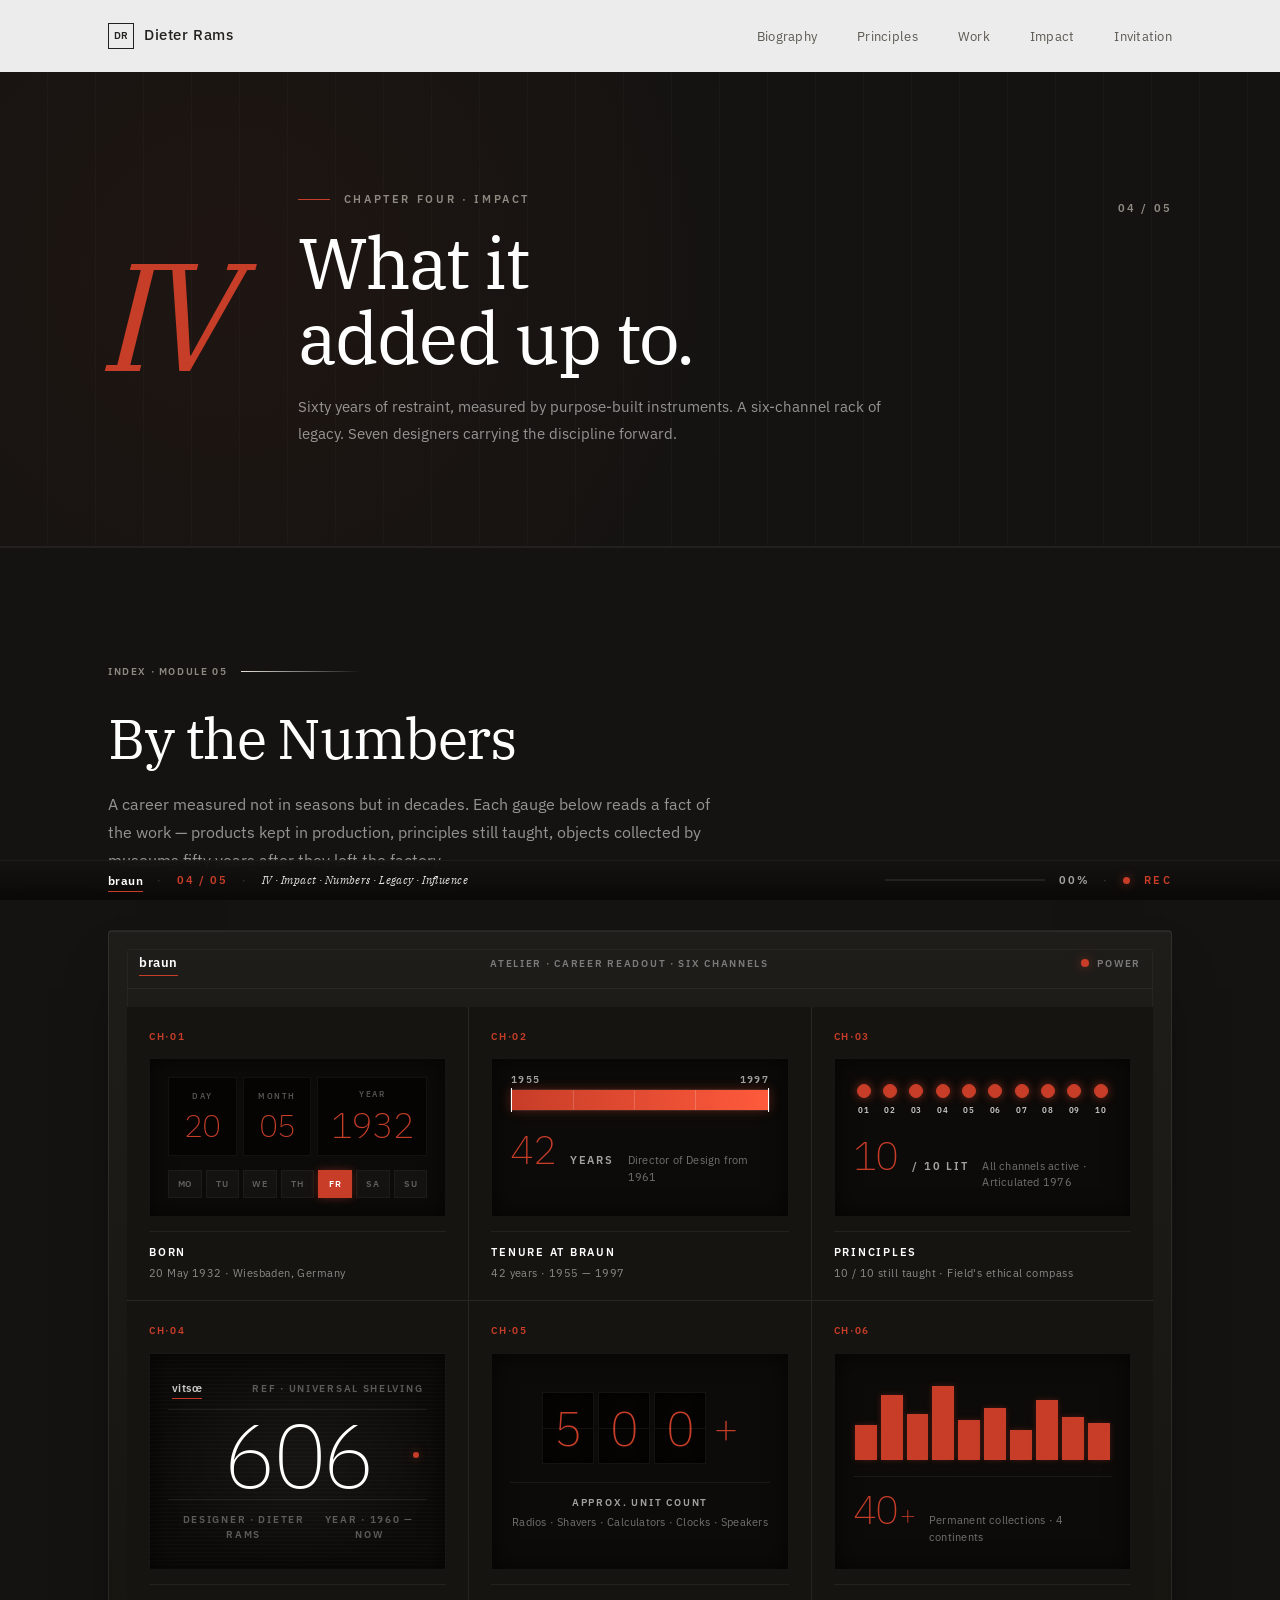
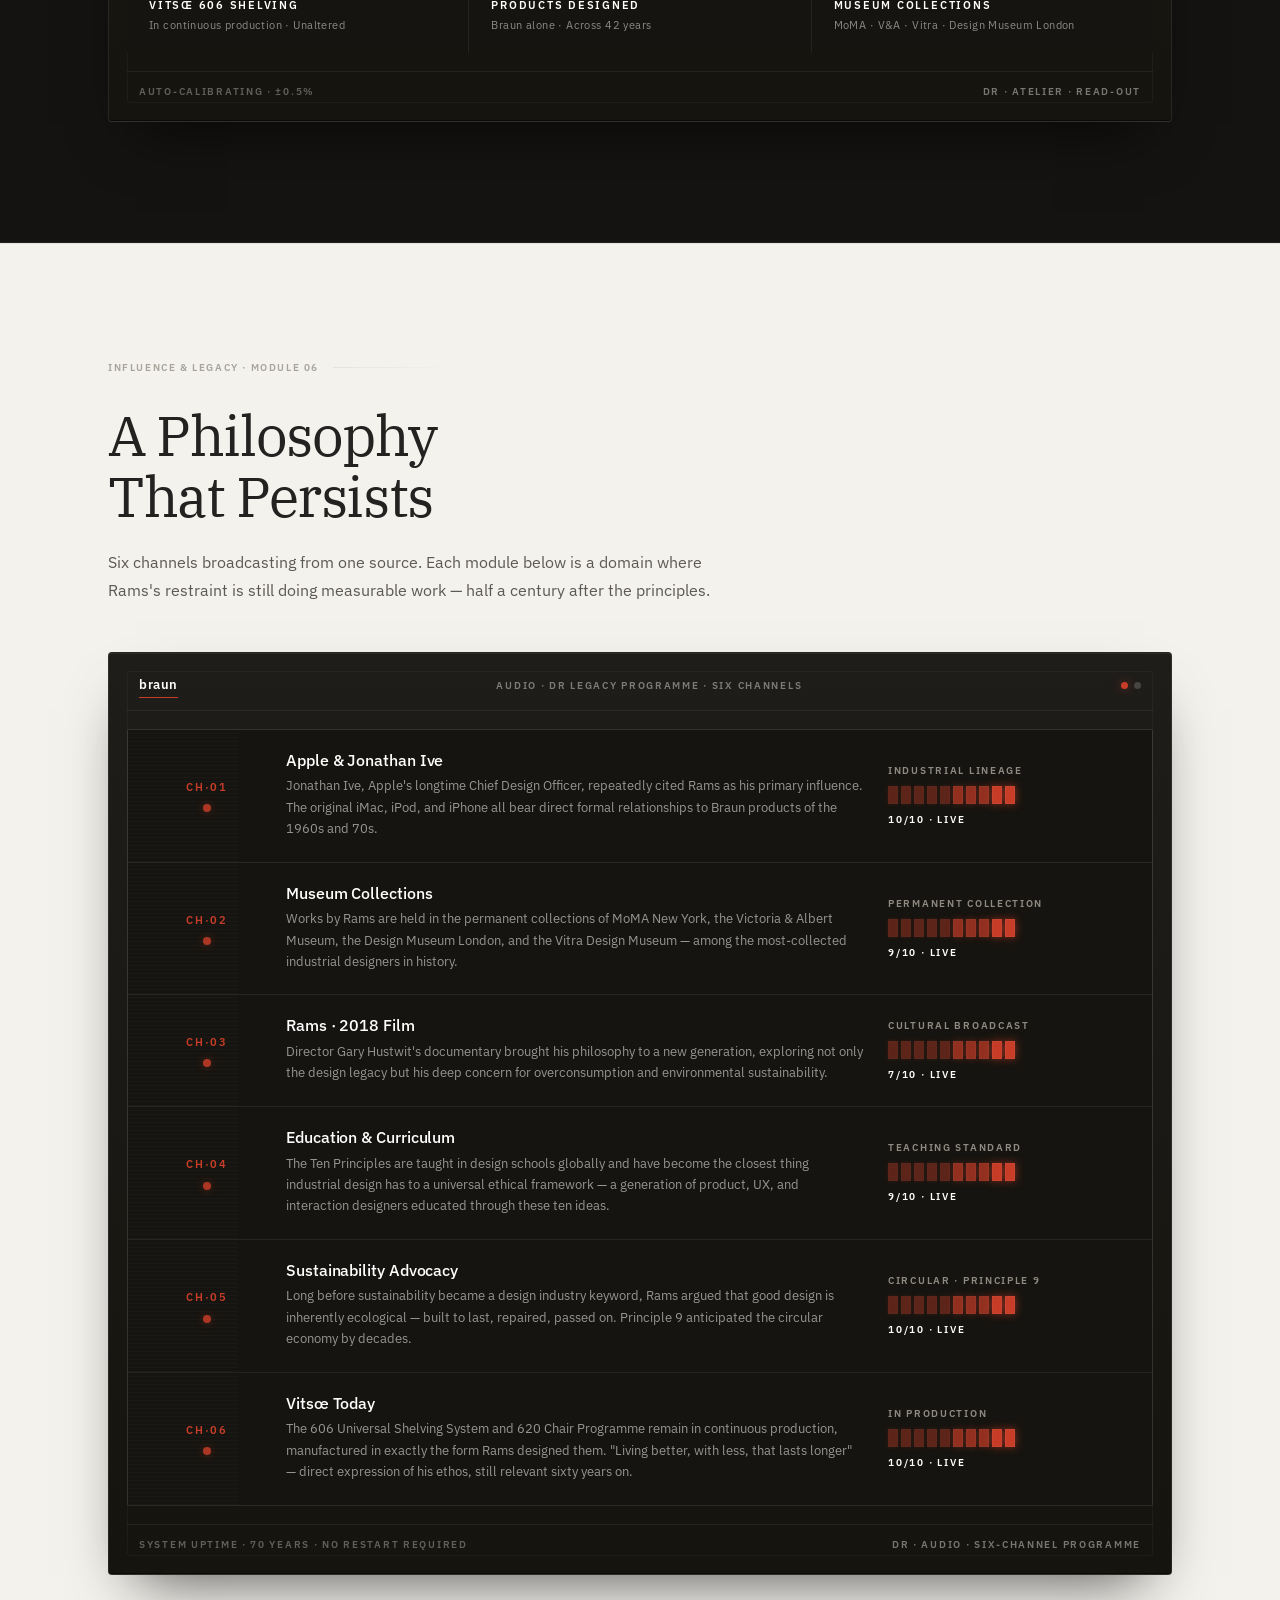
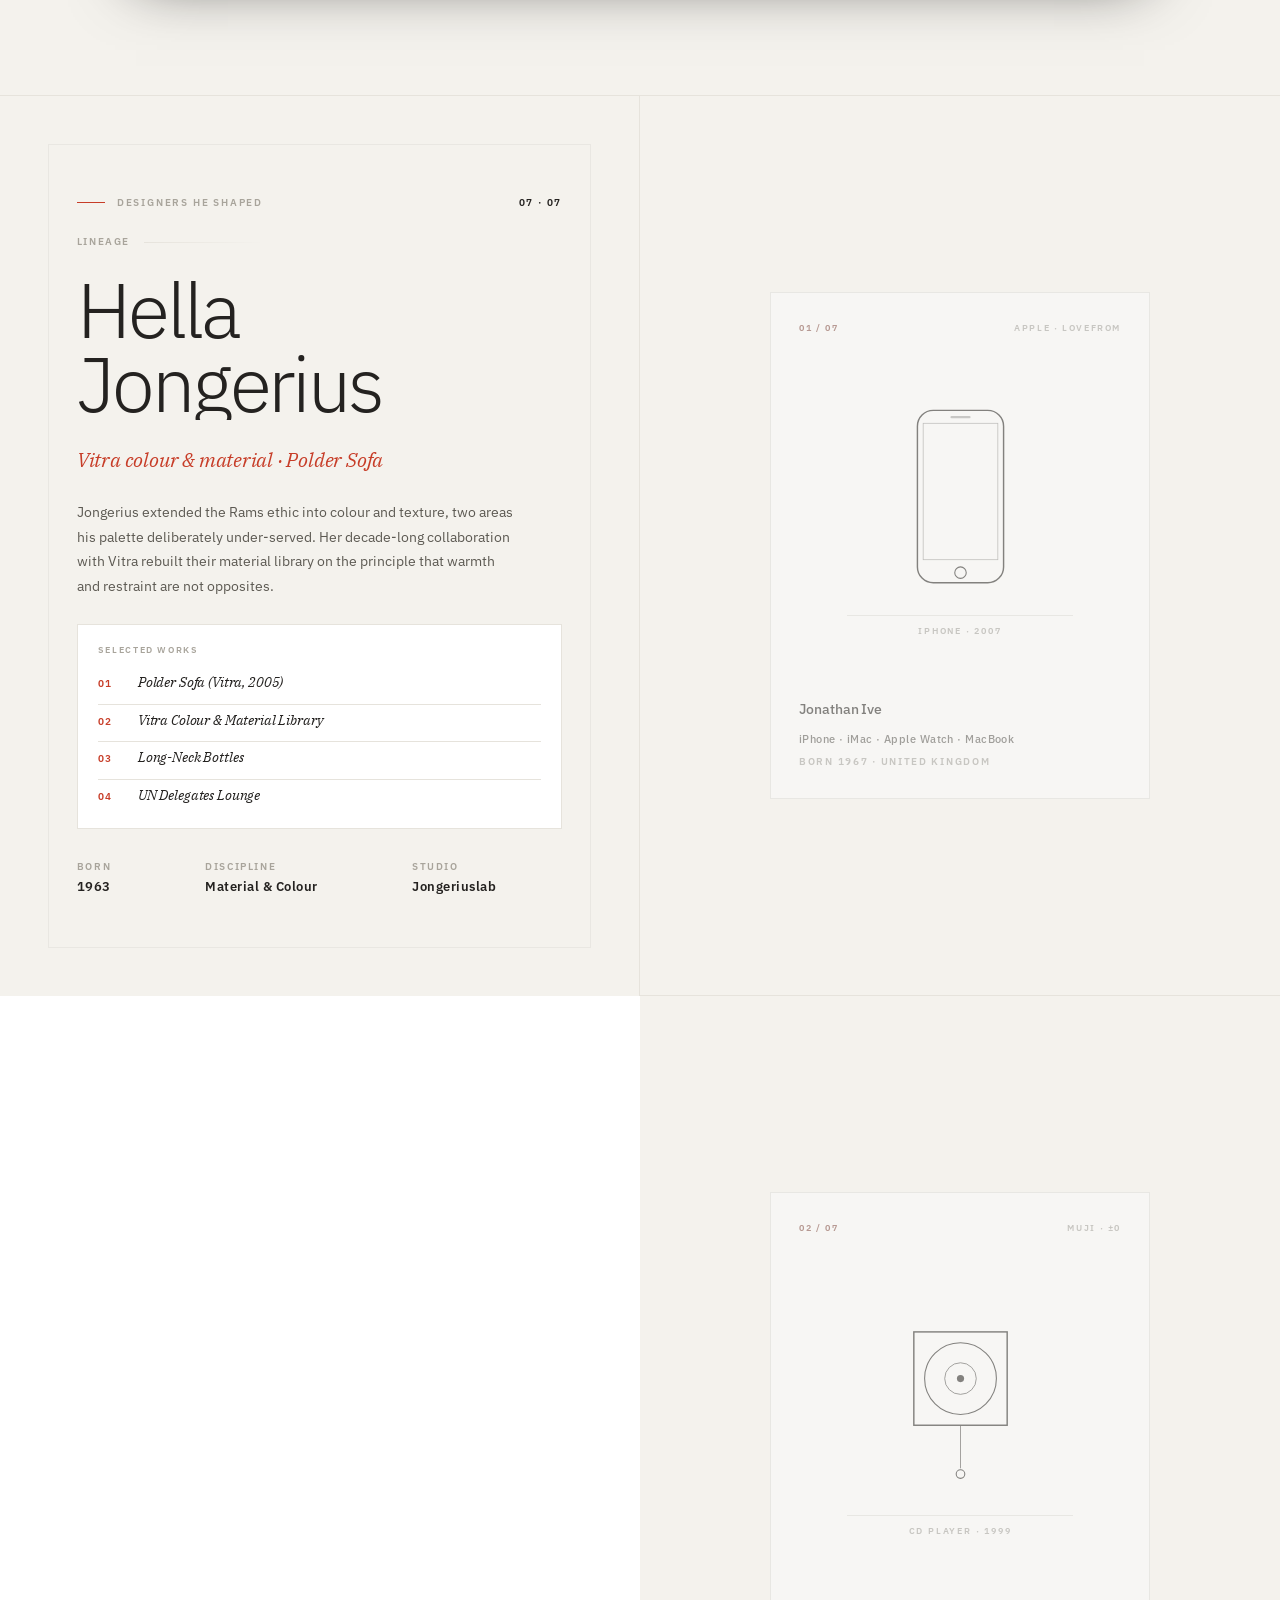
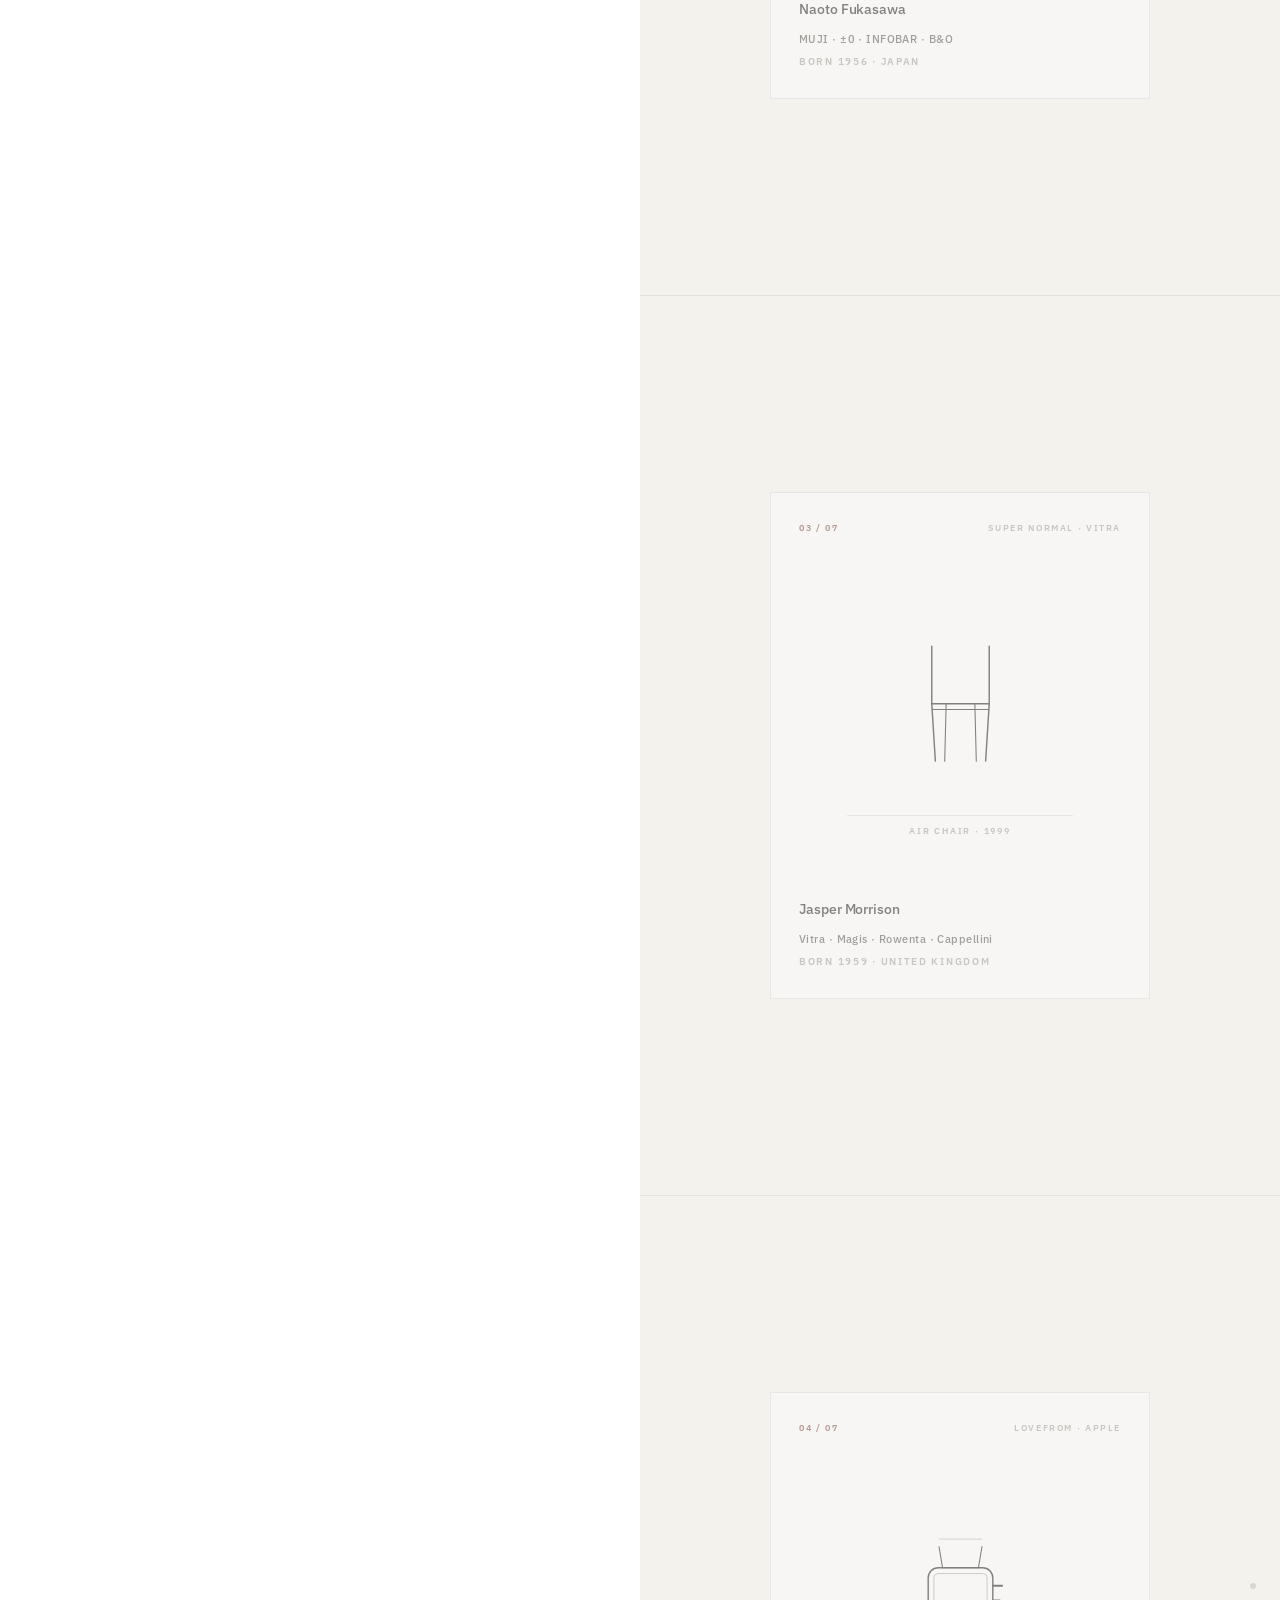
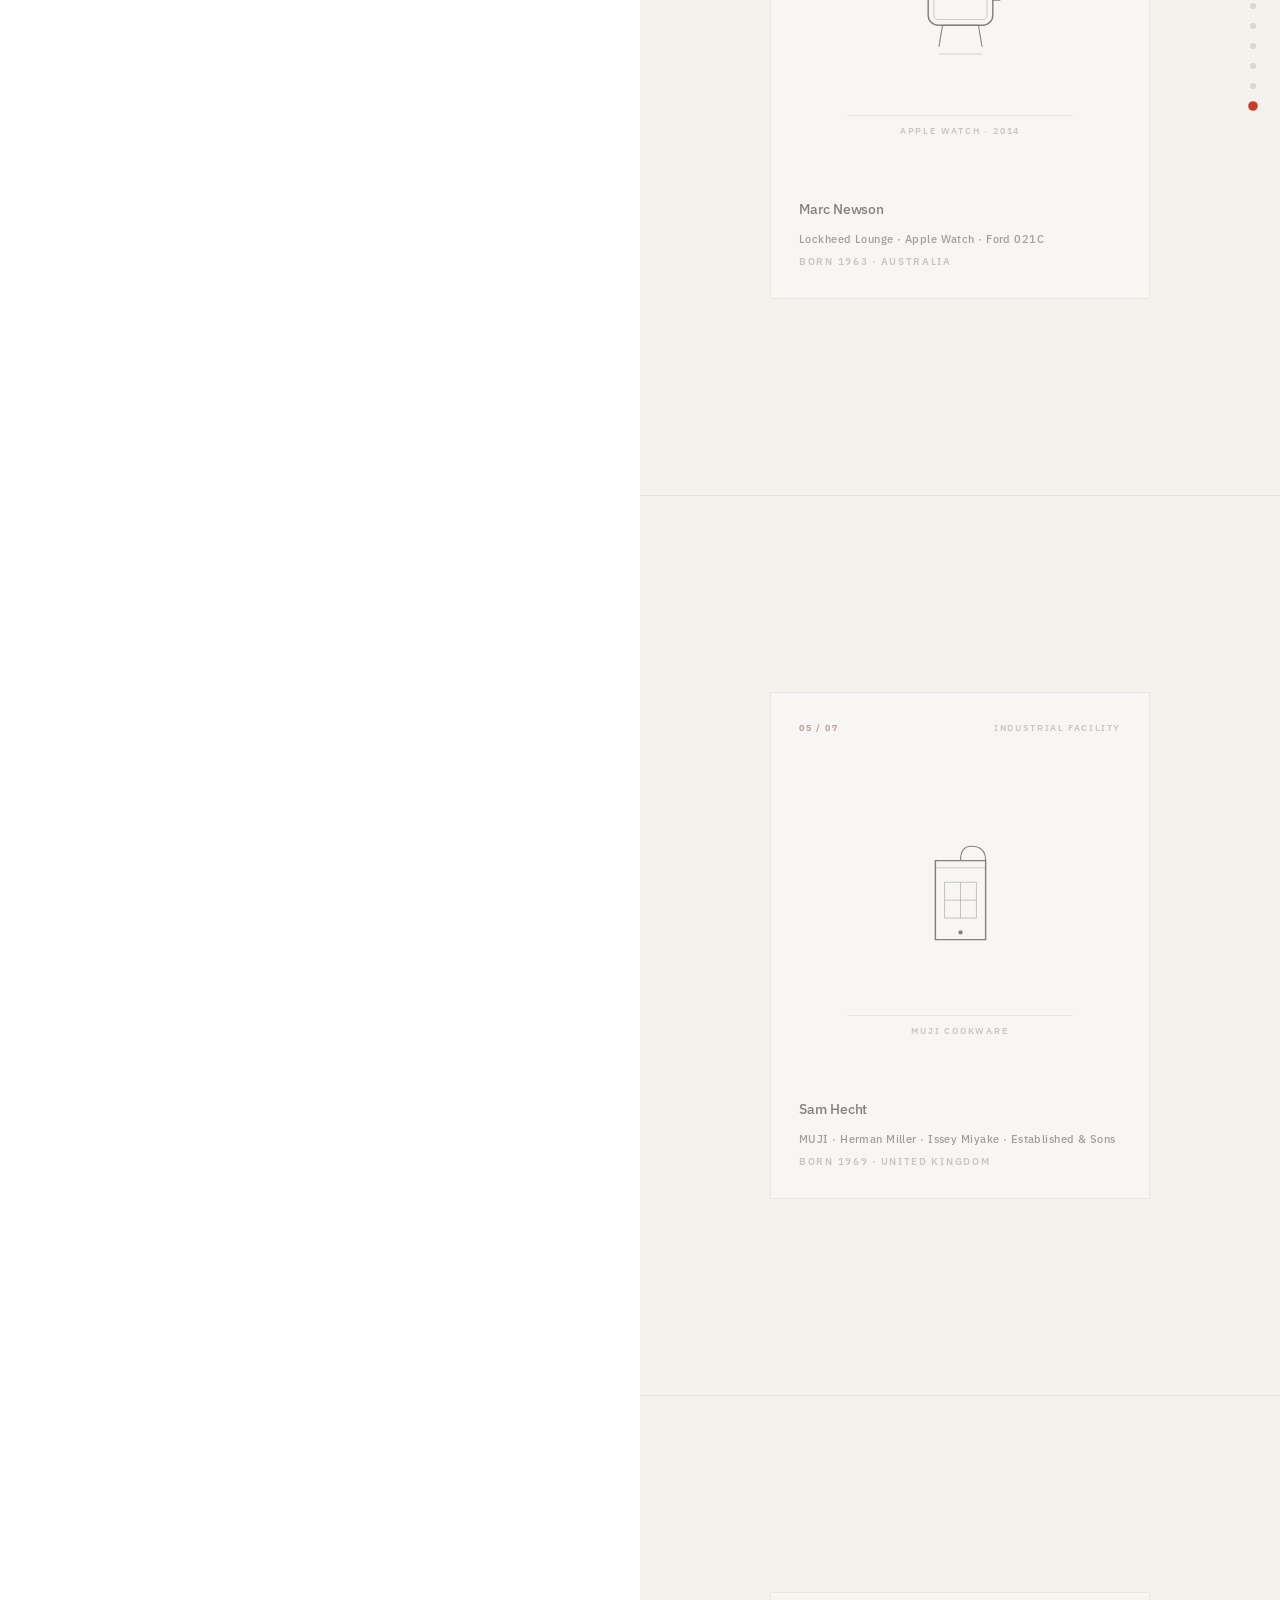
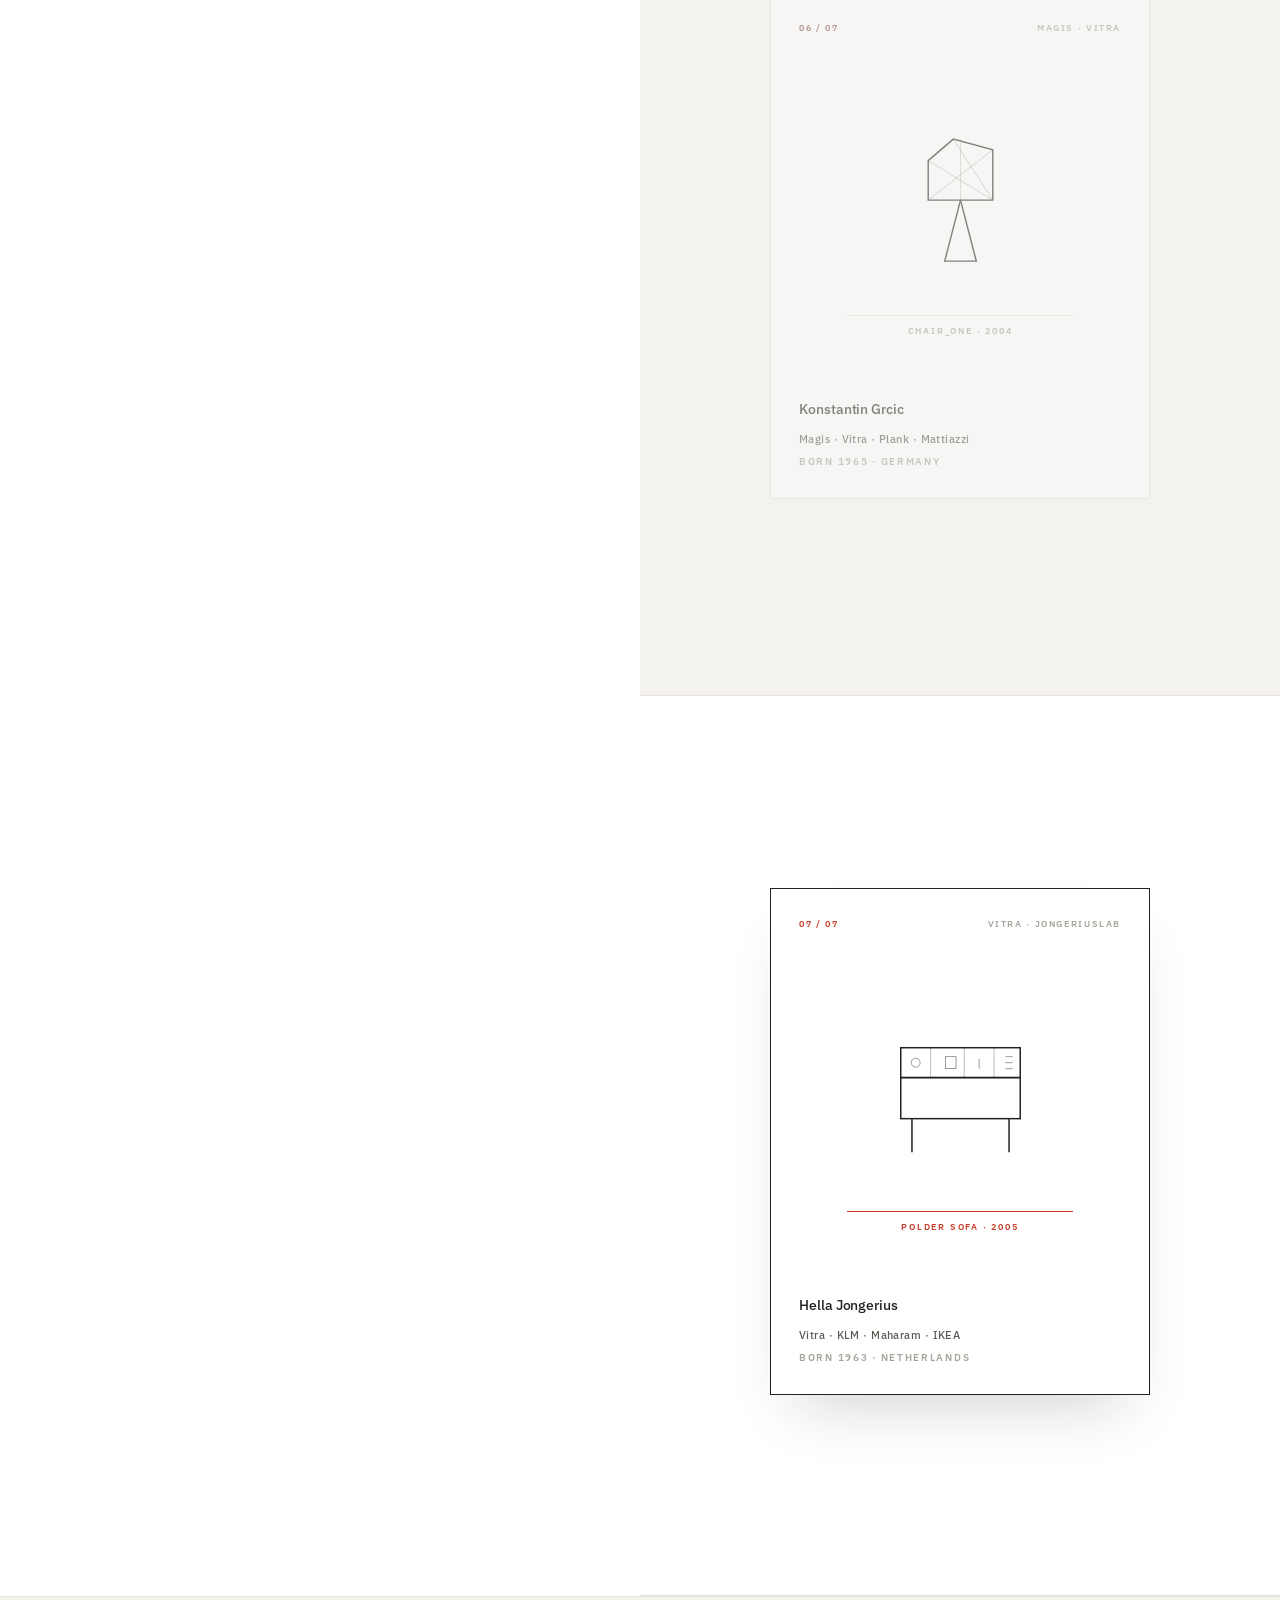
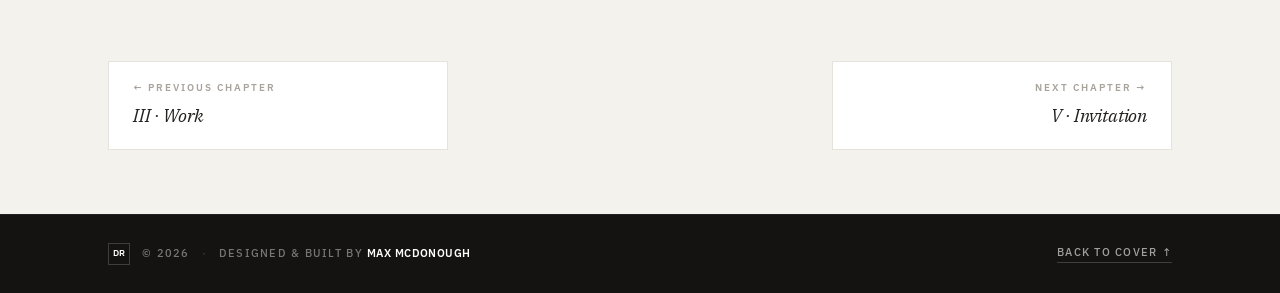
<file: impact.html>
<!DOCTYPE html>
<html lang="en">
<head>
  <meta charset="UTF-8" />
  <meta name="viewport" content="width=device-width, initial-scale=1.0" />
  <meta name="description" content="Chapter IV — Impact. A career measured in instruments, broadcast on six channels, and seven designers carrying it forward." />
  <meta name="theme-color" content="#1a1916" />
  <title>IV · Impact — Dieter Rams</title>
  <link rel="stylesheet" href="style.css" />
  <link rel="preconnect" href="https://fonts.googleapis.com" />
  <link rel="preconnect" href="https://fonts.gstatic.com" crossorigin />
  <link href="https://fonts.googleapis.com/css2?family=IBM+Plex+Sans:ital,wght@0,300;0,400;0,500;0,600;1,400&family=IBM+Plex+Serif:ital,wght@0,400;0,500;1,400&display=swap" rel="stylesheet" />
</head>
<body class="loading page--chapter">

  <a class="skip-link" href="#main-content">Skip to content</a>
  <div class="scroll-progress" aria-hidden="true"><span class="scroll-progress-bar"></span></div>

  <div class="page-loader" aria-hidden="true">
    <div class="loader-frame">
      <div class="loader-row loader-row--top">
        <span class="loader-meta">DR · Chapter IV</span>
        <span class="loader-meta loader-count"><span class="loader-count-num">000</span><span>%</span></span>
      </div>
      <div class="loader-center">
        <span class="loader-glyph" aria-hidden="true">IV</span>
        <span class="loader-text">Impact</span>
      </div>
      <div class="loader-row loader-row--bottom">
        <span class="loader-meta">Six channels</span>
        <span class="loader-meta">Seven heirs</span>
      </div>
    </div>
    <span class="loader-sweep" aria-hidden="true"></span>
  </div>

  <nav class="chapter-rail" aria-label="Chapter navigation">
    <ul>
      <li><a href="index.html" data-chapter-num="00"><span class="rail-tick"></span><span class="rail-label">Cover</span></a></li>
      <li><a href="about.html" data-chapter-num="01"><span class="rail-tick"></span><span class="rail-label">Biography</span></a></li>
      <li><a href="principles.html" data-chapter-num="02"><span class="rail-tick"></span><span class="rail-label">Principles</span></a></li>
      <li><a href="work.html" data-chapter-num="03"><span class="rail-tick"></span><span class="rail-label">Work</span></a></li>
      <li><a href="impact.html" class="active" data-chapter-num="04"><span class="rail-tick"></span><span class="rail-label">Impact</span></a></li>
      <li><a href="invitation.html" data-chapter-num="05"><span class="rail-tick"></span><span class="rail-label">Invitation</span></a></li>
    </ul>
  </nav>

  <div class="cursor-dot" aria-hidden="true"></div>

  <nav id="nav">
    <div class="nav-inner">
      <a href="index.html" class="nav-logo">
        <span class="nav-logo-mark" aria-hidden="true">DR</span>
        <span class="nav-logo-text">Dieter Rams</span>
      </a>
      <ul class="nav-links">
        <li><a href="about.html">Biography</a></li>
        <li><a href="principles.html">Principles</a></li>
        <li><a href="work.html">Work</a></li>
        <li><a href="impact.html" class="active">Impact</a></li>
        <li><a href="invitation.html">Invitation</a></li>
      </ul>
      <button class="nav-toggle" aria-label="Toggle menu">
        <span></span><span></span><span></span>
      </button>
    </div>
  </nav>

  <main id="main-content">

    <header class="chapter-intro">
      <div class="container">
        <div class="chapter-intro-grid">
          <span class="chapter-intro-roman">IV</span>
          <div class="chapter-intro-meta">
            <span class="chapter-intro-tag">Chapter Four · Impact</span>
            <h1 class="chapter-intro-title">What it<br>added up to.</h1>
            <p class="chapter-intro-sub">Sixty years of restraint, measured by purpose-built instruments. A six-channel rack of legacy. Seven designers carrying the discipline forward.</p>
          </div>
          <span class="chapter-intro-counter">04 / 05</span>
        </div>
      </div>
    </header>

<!-- INDEX — Studio VU meter rack -->
  <section id="index" class="section index-section index-section--meters">
    <div class="container">
      <p class="section-label">Index · Module 05</p>
      <h2>By the Numbers</h2>
      <p class="index-intro">A career measured not in seasons but in decades. Each gauge below reads a fact of the work — products kept in production, principles still taught, objects collected by museums fifty years after they left the&nbsp;factory.</p>

      <!-- Studio meter rack -->
      <div class="meter-rack" data-meter-rack>
        <div class="meter-rack-top">
          <span class="meter-rack-mark">braun</span>
          <span class="meter-rack-meta">Atelier · Career Readout · Six Channels</span>
          <span class="meter-rack-power" data-meter-power><span></span> Power</span>
        </div>

        <div class="meter-grid">

          <!-- 01 · BORN — Date pad / clock display -->
          <div class="instr instr--date" data-instr>
            <div class="instr-channel">CH·01</div>
            <div class="instr-face instr-face--date">
              <div class="datepad">
                <div class="datepad-cell"><span class="datepad-label">Day</span><span class="datepad-value">20</span></div>
                <div class="datepad-cell"><span class="datepad-label">Month</span><span class="datepad-value">05</span></div>
                <div class="datepad-cell datepad-cell--year"><span class="datepad-label">Year</span><span class="datepad-value" data-instr-count="1932">0000</span></div>
              </div>
              <div class="datepad-week">
                <span>Mo</span><span>Tu</span><span>We</span><span>Th</span><span class="on">Fr</span><span>Sa</span><span>Su</span>
              </div>
            </div>
            <div class="instr-label">
              <span class="instr-label-name">Born</span>
              <span class="instr-label-meta">20 May 1932 · Wiesbaden, Germany</span>
            </div>
          </div>

          <!-- 02 · TENURE — Linear timeline bar -->
          <div class="instr instr--tenure" data-instr>
            <div class="instr-channel">CH·02</div>
            <div class="instr-face instr-face--tenure">
              <div class="tenure-track">
                <div class="tenure-fill" data-tenure-fill></div>
                <div class="tenure-marker tenure-marker--start"><span>1955</span></div>
                <div class="tenure-marker tenure-marker--end"><span>1997</span></div>
                <!-- decade ticks -->
                <span class="tenure-tick" style="left:23.8%"></span>
                <span class="tenure-tick" style="left:47.6%"></span>
                <span class="tenure-tick" style="left:71.4%"></span>
              </div>
              <div class="tenure-readout">
                <span class="tenure-readout-num" data-instr-count="42">0</span>
                <span class="tenure-readout-unit">years</span>
                <span class="tenure-readout-meta">Director of Design from 1961</span>
              </div>
            </div>
            <div class="instr-label">
              <span class="instr-label-name">Tenure at Braun</span>
              <span class="instr-label-meta">42 years · 1955 — 1997</span>
            </div>
          </div>

          <!-- 03 · PRINCIPLES — 10 LED dots, all lit -->
          <div class="instr instr--leds" data-instr>
            <div class="instr-channel">CH·03</div>
            <div class="instr-face instr-face--leds">
              <div class="led-row" data-led-row>
                <span class="led" data-led-i="0"><i></i><b>01</b></span>
                <span class="led" data-led-i="1"><i></i><b>02</b></span>
                <span class="led" data-led-i="2"><i></i><b>03</b></span>
                <span class="led" data-led-i="3"><i></i><b>04</b></span>
                <span class="led" data-led-i="4"><i></i><b>05</b></span>
                <span class="led" data-led-i="5"><i></i><b>06</b></span>
                <span class="led" data-led-i="6"><i></i><b>07</b></span>
                <span class="led" data-led-i="7"><i></i><b>08</b></span>
                <span class="led" data-led-i="8"><i></i><b>09</b></span>
                <span class="led" data-led-i="9"><i></i><b>10</b></span>
              </div>
              <div class="led-readout">
                <span class="led-readout-num" data-instr-count="10">0</span>
                <span class="led-readout-unit">/ 10 lit</span>
                <span class="led-readout-meta">All channels active · Articulated 1976</span>
              </div>
            </div>
            <div class="instr-label">
              <span class="instr-label-name">Principles</span>
              <span class="instr-label-meta">10 / 10 still taught · Field's ethical compass</span>
            </div>
          </div>

          <!-- 04 · MODEL 606 — Braun model-number plate -->
          <div class="instr instr--plate" data-instr>
            <div class="instr-channel">CH·04</div>
            <div class="instr-face instr-face--plate">
              <div class="modelplate">
                <div class="modelplate-top">
                  <span class="modelplate-mark">Vitsœ</span>
                  <span class="modelplate-meta">REF · Universal Shelving</span>
                </div>
                <div class="modelplate-num"><span data-instr-count="606">0</span></div>
                <div class="modelplate-bot">
                  <span>Designer · Dieter Rams</span>
                  <span>Year · 1960 — Now</span>
                </div>
              </div>
            </div>
            <div class="instr-label">
              <span class="instr-label-name">Vitsœ 606 Shelving</span>
              <span class="instr-label-meta">In continuous production · Unaltered</span>
            </div>
          </div>

          <!-- 05 · PRODUCTS — Odometer / counter -->
          <div class="instr instr--odo" data-instr>
            <div class="instr-channel">CH·05</div>
            <div class="instr-face instr-face--odo">
              <div class="odometer" data-odo>
                <div class="odo-digit" data-odo-digit="0"><span>0</span></div>
                <div class="odo-digit" data-odo-digit="1"><span>0</span></div>
                <div class="odo-digit" data-odo-digit="2"><span>0</span></div>
                <span class="odo-plus">+</span>
              </div>
              <div class="odo-meta">
                <span class="odo-meta-label">Approx. unit count</span>
                <span class="odo-meta-detail">Radios · Shavers · Calculators · Clocks · Speakers</span>
              </div>
            </div>
            <div class="instr-label">
              <span class="instr-label-name">Products Designed</span>
              <span class="instr-label-meta">Braun alone · Across 42 years</span>
            </div>
          </div>

          <!-- 06 · MUSEUMS — Histogram of institutions -->
          <div class="instr instr--hist" data-instr>
            <div class="instr-channel">CH·06</div>
            <div class="instr-face instr-face--hist">
              <div class="hist" data-hist>
                <span class="hist-bar" style="--h:42%" data-tip="MoMA"></span>
                <span class="hist-bar" style="--h:78%" data-tip="V&A"></span>
                <span class="hist-bar" style="--h:55%" data-tip="Vitra"></span>
                <span class="hist-bar" style="--h:88%" data-tip="Design Museum"></span>
                <span class="hist-bar" style="--h:48%" data-tip="Cooper Hewitt"></span>
                <span class="hist-bar" style="--h:62%" data-tip="DAM Frankfurt"></span>
                <span class="hist-bar" style="--h:36%" data-tip="SFMOMA"></span>
                <span class="hist-bar" style="--h:72%" data-tip="MAK Vienna"></span>
                <span class="hist-bar" style="--h:52%" data-tip="Pinakothek"></span>
                <span class="hist-bar" style="--h:44%" data-tip="…and 30 more"></span>
              </div>
              <div class="hist-meta">
                <span class="hist-meta-num"><span data-instr-count="40">0</span><span class="hist-meta-plus">+</span></span>
                <span class="hist-meta-detail">Permanent collections · 4 continents</span>
              </div>
            </div>
            <div class="instr-label">
              <span class="instr-label-name">Museum Collections</span>
              <span class="instr-label-meta">MoMA · V&amp;A · Vitra · Design Museum London</span>
            </div>
          </div>

        </div>

        <div class="meter-rack-foot">
          <span>Auto-calibrating · ±0.5%</span>
          <span class="meter-rack-foot-mark">DR · Atelier · Read-out</span>
        </div>
      </div>
    </div>
  </section>

  
<!-- LEGACY — Hi-fi rack modules -->
  <section id="legacy" class="section legacy legacy--rack">
    <div class="container">
      <p class="section-label">Influence &amp; Legacy · Module 06</p>
      <h2>A Philosophy<br>That Persists</h2>
      <p class="legacy-intro">Six channels broadcasting from one source. Each module below is a domain where Rams's restraint is still doing measurable work — half a century after the&nbsp;principles.</p>

      <div class="rack" data-rack>
        <div class="rack-top">
          <span class="rack-mark">braun</span>
          <span class="rack-meta">audio · DR Legacy Programme · Six Channels</span>
          <span class="rack-leds">
            <span class="rack-led" data-rack-led></span>
            <span class="rack-led-mute"></span>
          </span>
        </div>

        <div class="rack-stack">

          <article class="rack-module" data-rack-module>
            <div class="rack-module-left">
              <span class="rack-module-num">CH·01</span>
              <span class="rack-module-led"></span>
            </div>
            <div class="rack-module-mid">
              <h3>Apple &amp; Jonathan Ive</h3>
              <p>Jonathan Ive, Apple's longtime Chief Design Officer, repeatedly cited Rams as his primary influence. The original iMac, iPod, and iPhone all bear direct formal relationships to Braun products of the 1960s and 70s.</p>
            </div>
            <div class="rack-module-right">
              <span class="rack-module-tag">Industrial Lineage</span>
              <div class="rack-vu">
                <span></span><span></span><span></span><span></span><span></span><span></span><span></span><span></span><span></span><span class="rack-vu-peak"></span>
              </div>
              <span class="rack-module-meta">10/10 · LIVE</span>
            </div>
          </article>

          <article class="rack-module" data-rack-module>
            <div class="rack-module-left">
              <span class="rack-module-num">CH·02</span>
              <span class="rack-module-led"></span>
            </div>
            <div class="rack-module-mid">
              <h3>Museum Collections</h3>
              <p>Works by Rams are held in the permanent collections of MoMA New York, the Victoria &amp; Albert Museum, the Design Museum London, and the Vitra Design Museum — among the most-collected industrial designers in history.</p>
            </div>
            <div class="rack-module-right">
              <span class="rack-module-tag">Permanent Collection</span>
              <div class="rack-vu">
                <span></span><span></span><span></span><span></span><span></span><span></span><span></span><span></span><span class="rack-vu-peak"></span><span></span>
              </div>
              <span class="rack-module-meta">9/10 · LIVE</span>
            </div>
          </article>

          <article class="rack-module" data-rack-module>
            <div class="rack-module-left">
              <span class="rack-module-num">CH·03</span>
              <span class="rack-module-led"></span>
            </div>
            <div class="rack-module-mid">
              <h3>Rams · 2018 Film</h3>
              <p>Director Gary Hustwit's documentary brought his philosophy to a new generation, exploring not only the design legacy but his deep concern for overconsumption and environmental sustainability.</p>
            </div>
            <div class="rack-module-right">
              <span class="rack-module-tag">Cultural Broadcast</span>
              <div class="rack-vu">
                <span></span><span></span><span></span><span></span><span></span><span></span><span class="rack-vu-peak"></span><span></span><span></span><span></span>
              </div>
              <span class="rack-module-meta">7/10 · LIVE</span>
            </div>
          </article>

          <article class="rack-module" data-rack-module>
            <div class="rack-module-left">
              <span class="rack-module-num">CH·04</span>
              <span class="rack-module-led"></span>
            </div>
            <div class="rack-module-mid">
              <h3>Education &amp; Curriculum</h3>
              <p>The Ten Principles are taught in design schools globally and have become the closest thing industrial design has to a universal ethical framework — a generation of product, UX, and interaction designers educated through these ten ideas.</p>
            </div>
            <div class="rack-module-right">
              <span class="rack-module-tag">Teaching Standard</span>
              <div class="rack-vu">
                <span></span><span></span><span></span><span></span><span></span><span></span><span></span><span></span><span class="rack-vu-peak"></span><span></span>
              </div>
              <span class="rack-module-meta">9/10 · LIVE</span>
            </div>
          </article>

          <article class="rack-module" data-rack-module>
            <div class="rack-module-left">
              <span class="rack-module-num">CH·05</span>
              <span class="rack-module-led"></span>
            </div>
            <div class="rack-module-mid">
              <h3>Sustainability Advocacy</h3>
              <p>Long before sustainability became a design industry keyword, Rams argued that good design is inherently ecological — built to last, repaired, passed on. Principle 9 anticipated the circular economy by decades.</p>
            </div>
            <div class="rack-module-right">
              <span class="rack-module-tag">Circular · Principle 9</span>
              <div class="rack-vu">
                <span></span><span></span><span></span><span></span><span></span><span></span><span></span><span></span><span></span><span class="rack-vu-peak"></span>
              </div>
              <span class="rack-module-meta">10/10 · LIVE</span>
            </div>
          </article>

          <article class="rack-module" data-rack-module>
            <div class="rack-module-left">
              <span class="rack-module-num">CH·06</span>
              <span class="rack-module-led"></span>
            </div>
            <div class="rack-module-mid">
              <h3>Vitsœ Today</h3>
              <p>The 606 Universal Shelving System and 620 Chair Programme remain in continuous production, manufactured in exactly the form Rams designed them. "Living better, with less, that lasts longer" — direct expression of his ethos, still relevant sixty years on.</p>
            </div>
            <div class="rack-module-right">
              <span class="rack-module-tag">In Production</span>
              <div class="rack-vu">
                <span></span><span></span><span></span><span></span><span></span><span></span><span></span><span></span><span></span><span class="rack-vu-peak"></span>
              </div>
              <span class="rack-module-meta">10/10 · LIVE</span>
            </div>
          </article>

        </div>

        <div class="rack-foot">
          <span>System uptime · 70 years · No restart required</span>
          <span class="rack-foot-mark">DR · Audio · Six-Channel Programme</span>
        </div>
      </div>
    </div>
  </section>

  
<!-- INFLUENCE / DESIGNERS HE SHAPED -->
  <section id="influence" class="influence" aria-label="Designers influenced by Rams">
    <div class="influence-shell">
      <aside class="influence-left">
        <div class="influence-left-inner">
          <p class="influence-eyebrow"><span>Designers He Shaped</span><span class="influence-counter"><span data-influence-current>01</span> · 07</span></p>
          <p class="section-label" style="margin-bottom:0">Lineage</p>
          <h2 class="influence-name" data-influence-name>
            <span class="influence-name-inner">Jonathan Ive</span>
          </h2>
          <p class="influence-knownfor" data-influence-knownfor>iPhone · iMac · Apple Park</p>
          <p class="influence-bio" data-influence-bio>Apple's longtime Chief Design Officer cited Rams as his "hero" and the direct lineage from the T3 to the iPod is now design-school canon. Ive collected Braun objects throughout his career.</p>

          <div class="influence-works-panel">
            <span class="influence-works-label">Selected Works</span>
            <ul class="influence-works-list" data-influence-works-list>
              <li><span class="iw-num">01</span><span class="iw-name">iPhone</span><span class="iw-year">2007</span></li>
              <li><span class="iw-num">02</span><span class="iw-name">iMac G3</span><span class="iw-year">1998</span></li>
              <li><span class="iw-num">03</span><span class="iw-name">MacBook</span><span class="iw-year">2008</span></li>
              <li><span class="iw-num">04</span><span class="iw-name">Apple Watch</span><span class="iw-year">2014</span></li>
            </ul>
          </div>

          <div class="influence-meta">
            <div><span>Born</span><strong data-influence-born>1967</strong></div>
            <div><span>Discipline</span><strong data-influence-discipline>Industrial</strong></div>
            <div><span>Studio</span><strong data-influence-studio>LoveFrom</strong></div>
          </div>
        </div>
      </aside>

      <div class="influence-right">
        <div class="influence-dots" aria-hidden="true">
          <span class="influence-dot active"></span>
          <span class="influence-dot"></span>
          <span class="influence-dot"></span>
          <span class="influence-dot"></span>
          <span class="influence-dot"></span>
          <span class="influence-dot"></span>
          <span class="influence-dot"></span>
        </div>
        <div class="influence-track">
          <article class="influence-card active" data-influence-index="0"
                   data-name="Jonathan Ive" data-knownfor="iPhone · iMac · Apple Park"
                   data-bio="Apple's longtime Chief Design Officer cited Rams as his &quot;hero&quot; and the direct lineage from the T3 to the iPod is now design-school canon. Ive collected Braun objects throughout his career."
                   data-born="1967" data-discipline="Industrial" data-studio="LoveFrom"
                   data-works="iPhone (2007)|iMac G3 (1998)|MacBook (2008)|Apple Watch (2014)">
            <div class="influence-card-frame">
              <div class="influence-card-top"><span class="influence-card-num">01 / 07</span><span>Apple · LoveFrom</span></div>
              <div class="influence-card-product">
                <!-- iPhone silhouette -->
                <svg viewBox="0 0 200 280" xmlns="http://www.w3.org/2000/svg" aria-hidden="true">
                  <rect x="40" y="20" width="120" height="240" rx="22" fill="none" stroke="currentColor" stroke-width="2"/>
                  <rect x="48" y="38" width="104" height="190" fill="none" stroke="currentColor" stroke-width="1" opacity="0.5"/>
                  <circle cx="100" cy="246" r="8" fill="none" stroke="currentColor" stroke-width="1.5"/>
                  <rect x="86" y="28" width="28" height="3" rx="1.5" fill="currentColor" opacity="0.4"/>
                </svg>
                <span class="influence-card-product-tag">iPhone · 2007</span>
              </div>
              <div class="influence-card-bottom">
                <span class="influence-card-name">Jonathan Ive</span>
                <span class="influence-card-works">iPhone · iMac · Apple Watch · MacBook</span>
                <span class="influence-card-discipline">Born 1967 · United Kingdom</span>
              </div>
            </div>
          </article>

          <article class="influence-card" data-influence-index="1"
                   data-name="Naoto Fukasawa" data-knownfor="MUJI wall-mount CD player · ±0"
                   data-bio="Co-architect of the &quot;Super Normal&quot; movement and the design voice of MUJI. Fukasawa's CD player — pulled by a string like a kitchen extractor — is the clearest descendant of Rams's belief that an object can teach itself."
                   data-born="1956" data-discipline="Industrial" data-studio="Naoto Fukasawa Design"
                   data-works="MUJI Wall-Mount CD Player (1999)|±0 Humidifier (2003)|INFOBAR Phone (2003)|MUJI Rice Cooker">
            <div class="influence-card-frame">
              <div class="influence-card-top"><span class="influence-card-num">02 / 07</span><span>MUJI · ±0</span></div>
              <div class="influence-card-product">
                <!-- MUJI wall-mount CD player: square with center circle and pull-string -->
                <svg viewBox="0 0 200 280" xmlns="http://www.w3.org/2000/svg" aria-hidden="true">
                  <rect x="35" y="50" width="130" height="130" fill="none" stroke="currentColor" stroke-width="2"/>
                  <circle cx="100" cy="115" r="50" fill="none" stroke="currentColor" stroke-width="1.5"/>
                  <circle cx="100" cy="115" r="22" fill="none" stroke="currentColor" stroke-width="1"/>
                  <circle cx="100" cy="115" r="5" fill="currentColor"/>
                  <line x1="100" y1="180" x2="100" y2="240" stroke="currentColor" stroke-width="1"/>
                  <circle cx="100" cy="248" r="6" fill="none" stroke="currentColor" stroke-width="1.5"/>
                </svg>
                <span class="influence-card-product-tag">CD Player · 1999</span>
              </div>
              <div class="influence-card-bottom">
                <span class="influence-card-name">Naoto Fukasawa</span>
                <span class="influence-card-works">MUJI · ±0 · INFOBAR · B&amp;O</span>
                <span class="influence-card-discipline">Born 1956 · Japan</span>
              </div>
            </div>
          </article>

          <article class="influence-card" data-influence-index="2"
                   data-name="Jasper Morrison" data-knownfor="Super Normal · Rowenta · Vitra"
                   data-bio="The British co-author (with Fukasawa) of the Super Normal manifesto. Morrison's stated goal — &quot;objects that get out of the way&quot; — could be lifted directly from Rams's principle five: design should be unobtrusive."
                   data-born="1959" data-discipline="Industrial" data-studio="Jasper Morrison Office"
                   data-works="Air Chair (1999)|Rowenta Toaster (2004)|Crate Series (2006)|Tip Ton Chair (2011)">
            <div class="influence-card-frame">
              <div class="influence-card-top"><span class="influence-card-num">03 / 07</span><span>Super Normal · Vitra</span></div>
              <div class="influence-card-product">
                <!-- Air Chair / minimal chair silhouette -->
                <svg viewBox="0 0 200 280" xmlns="http://www.w3.org/2000/svg" aria-hidden="true">
                  <path d="M 60 70 L 60 150 L 140 150 L 140 70" fill="none" stroke="currentColor" stroke-width="2" stroke-linecap="round"/>
                  <path d="M 60 150 L 65 230" fill="none" stroke="currentColor" stroke-width="2" stroke-linecap="round"/>
                  <path d="M 140 150 L 135 230" fill="none" stroke="currentColor" stroke-width="2" stroke-linecap="round"/>
                  <path d="M 80 150 L 78 230" fill="none" stroke="currentColor" stroke-width="1.5" stroke-linecap="round"/>
                  <path d="M 120 150 L 122 230" fill="none" stroke="currentColor" stroke-width="1.5" stroke-linecap="round"/>
                  <line x1="60" y1="158" x2="140" y2="158" stroke="currentColor" stroke-width="1.5"/>
                </svg>
                <span class="influence-card-product-tag">Air Chair · 1999</span>
              </div>
              <div class="influence-card-bottom">
                <span class="influence-card-name">Jasper Morrison</span>
                <span class="influence-card-works">Vitra · Magis · Rowenta · Cappellini</span>
                <span class="influence-card-discipline">Born 1959 · United Kingdom</span>
              </div>
            </div>
          </article>

          <article class="influence-card" data-influence-index="3"
                   data-name="Marc Newson" data-knownfor="Apple Watch · Lockheed Lounge"
                   data-bio="Now at LoveFrom alongside Ive, Newson's curvilinear modernism reads as Rams translated through aerospace materials. His work makes the Rams ethic visible at a different formal register without abandoning its restraint."
                   data-born="1963" data-discipline="Industrial" data-studio="LoveFrom"
                   data-works="Lockheed Lounge (1986)|Embryo Chair (1988)|Apple Watch (with Ive, 2014)|Ford 021C">
            <div class="influence-card-frame">
              <div class="influence-card-top"><span class="influence-card-num">04 / 07</span><span>LoveFrom · Apple</span></div>
              <div class="influence-card-product">
                <!-- Apple Watch silhouette -->
                <svg viewBox="0 0 200 280" xmlns="http://www.w3.org/2000/svg" aria-hidden="true">
                  <path d="M 70 70 L 75 100 L 125 100 L 130 70" fill="none" stroke="currentColor" stroke-width="1.5"/>
                  <path d="M 70 210 L 75 180 L 125 180 L 130 210" fill="none" stroke="currentColor" stroke-width="1.5"/>
                  <rect x="55" y="100" width="90" height="80" rx="14" fill="none" stroke="currentColor" stroke-width="2"/>
                  <rect x="63" y="108" width="74" height="64" rx="6" fill="none" stroke="currentColor" stroke-width="1" opacity="0.5"/>
                  <line x1="145" y1="125" x2="158" y2="125" stroke="currentColor" stroke-width="2.5" stroke-linecap="round"/>
                  <line x1="145" y1="145" x2="155" y2="145" stroke="currentColor" stroke-width="1.5" stroke-linecap="round"/>
                  <line x1="70" y1="60" x2="130" y2="60" stroke="currentColor" stroke-width="1" opacity="0.4"/>
                  <line x1="70" y1="220" x2="130" y2="220" stroke="currentColor" stroke-width="1" opacity="0.4"/>
                </svg>
                <span class="influence-card-product-tag">Apple Watch · 2014</span>
              </div>
              <div class="influence-card-bottom">
                <span class="influence-card-name">Marc Newson</span>
                <span class="influence-card-works">Lockheed Lounge · Apple Watch · Ford 021C</span>
                <span class="influence-card-discipline">Born 1963 · Australia</span>
              </div>
            </div>
          </article>

          <article class="influence-card" data-influence-index="4"
                   data-name="Sam Hecht" data-knownfor="Industrial Facility · MUJI · Herman Miller"
                   data-bio="Hecht's London studio, Industrial Facility, may be Rams's most direct living descendant: same restraint, same systems-thinking, same conviction that the good object disappears into use. Designs the second-generation MUJI vocabulary."
                   data-born="1969" data-discipline="Industrial" data-studio="Industrial Facility"
                   data-works="MUJI Branded Cookware|Herman Miller Formwork|Issey Miyake O Watch|Established &amp; Sons Drawer">
            <div class="influence-card-frame">
              <div class="influence-card-top"><span class="influence-card-num">05 / 07</span><span>Industrial Facility</span></div>
              <div class="influence-card-product">
                <!-- MUJI-style kettle / kitchenware silhouette -->
                <svg viewBox="0 0 200 280" xmlns="http://www.w3.org/2000/svg" aria-hidden="true">
                  <path d="M 65 90 L 65 200 L 135 200 L 135 90 Z" fill="none" stroke="currentColor" stroke-width="2"/>
                  <line x1="65" y1="100" x2="135" y2="100" stroke="currentColor" stroke-width="1" opacity="0.5"/>
                  <path d="M 100 90 Q 100 70 115 70 Q 135 70 135 90" fill="none" stroke="currentColor" stroke-width="1.5"/>
                  <rect x="78" y="120" width="44" height="50" fill="none" stroke="currentColor" stroke-width="1" opacity="0.6"/>
                  <line x1="100" y1="120" x2="100" y2="170" stroke="currentColor" stroke-width="1" opacity="0.6"/>
                  <line x1="78" y1="145" x2="122" y2="145" stroke="currentColor" stroke-width="1" opacity="0.6"/>
                  <circle cx="100" cy="190" r="3" fill="currentColor"/>
                </svg>
                <span class="influence-card-product-tag">MUJI Cookware</span>
              </div>
              <div class="influence-card-bottom">
                <span class="influence-card-name">Sam Hecht</span>
                <span class="influence-card-works">MUJI · Herman Miller · Issey Miyake · Established &amp; Sons</span>
                <span class="influence-card-discipline">Born 1969 · United Kingdom</span>
              </div>
            </div>
          </article>

          <article class="influence-card" data-influence-index="5"
                   data-name="Konstantin Grcic" data-knownfor="Chair_One · Magis · Vitra"
                   data-bio="Grcic took the Rams systems-language out of the Bauhaus quiet and into structural rigour — the diagonal grids of Chair_One, the engineering-first Magis MYTO. Industrial design as built logic, never decorated."
                   data-born="1965" data-discipline="Furniture" data-studio="Konstantin Grcic Design"
                   data-works="Chair_One (2004)|Magis MYTO (2008)|Hieronymus Lamp|Diana Side Tables (2002)">
            <div class="influence-card-frame">
              <div class="influence-card-top"><span class="influence-card-num">06 / 07</span><span>Magis · Vitra</span></div>
              <div class="influence-card-product">
                <!-- Chair_One geometric perforated chair -->
                <svg viewBox="0 0 200 280" xmlns="http://www.w3.org/2000/svg" aria-hidden="true">
                  <path d="M 55 90 L 90 60 L 145 75 L 145 145 L 55 145 Z" fill="none" stroke="currentColor" stroke-width="2"/>
                  <line x1="55" y1="90" x2="145" y2="145" stroke="currentColor" stroke-width="1" opacity="0.4"/>
                  <line x1="90" y1="60" x2="145" y2="145" stroke="currentColor" stroke-width="1" opacity="0.4"/>
                  <line x1="55" y1="145" x2="145" y2="75" stroke="currentColor" stroke-width="1" opacity="0.4"/>
                  <line x1="100" y1="60" x2="100" y2="145" stroke="currentColor" stroke-width="1" opacity="0.3"/>
                  <line x1="100" y1="145" x2="78" y2="230" stroke="currentColor" stroke-width="2" stroke-linecap="round"/>
                  <line x1="100" y1="145" x2="122" y2="230" stroke="currentColor" stroke-width="2" stroke-linecap="round"/>
                  <line x1="78" y1="230" x2="122" y2="230" stroke="currentColor" stroke-width="2"/>
                </svg>
                <span class="influence-card-product-tag">Chair_One · 2004</span>
              </div>
              <div class="influence-card-bottom">
                <span class="influence-card-name">Konstantin Grcic</span>
                <span class="influence-card-works">Magis · Vitra · Plank · Mattiazzi</span>
                <span class="influence-card-discipline">Born 1965 · Germany</span>
              </div>
            </div>
          </article>

          <article class="influence-card" data-influence-index="6"
                   data-name="Hella Jongerius" data-knownfor="Vitra colour &amp; material · Polder Sofa"
                   data-bio="Jongerius extended the Rams ethic into colour and texture, two areas his palette deliberately under-served. Her decade-long collaboration with Vitra rebuilt their material library on the principle that warmth and restraint are not opposites."
                   data-born="1963" data-discipline="Material &amp; Colour" data-studio="Jongeriuslab"
                   data-works="Polder Sofa (Vitra, 2005)|Vitra Colour &amp; Material Library|Long-Neck Bottles|UN Delegates Lounge">
            <div class="influence-card-frame">
              <div class="influence-card-top"><span class="influence-card-num">07 / 07</span><span>Vitra · Jongeriuslab</span></div>
              <div class="influence-card-product">
                <!-- Polder sofa silhouette: long modular sofa with assorted cushions -->
                <svg viewBox="0 0 200 280" xmlns="http://www.w3.org/2000/svg" aria-hidden="true">
                  <rect x="20" y="120" width="160" height="55" fill="none" stroke="currentColor" stroke-width="2"/>
                  <rect x="20" y="80" width="160" height="40" fill="none" stroke="currentColor" stroke-width="2"/>
                  <line x1="60" y1="80" x2="60" y2="120" stroke="currentColor" stroke-width="1" opacity="0.4"/>
                  <line x1="105" y1="80" x2="105" y2="120" stroke="currentColor" stroke-width="1" opacity="0.4"/>
                  <line x1="145" y1="80" x2="145" y2="120" stroke="currentColor" stroke-width="1" opacity="0.4"/>
                  <circle cx="40" cy="100" r="6" fill="none" stroke="currentColor" stroke-width="1" opacity="0.6"/>
                  <rect x="80" y="92" width="14" height="16" fill="none" stroke="currentColor" stroke-width="1" opacity="0.6"/>
                  <line x1="125" y1="95" x2="125" y2="108" stroke="currentColor" stroke-width="1" opacity="0.6"/>
                  <line x1="160" y1="92" x2="170" y2="92" stroke="currentColor" stroke-width="1" opacity="0.6"/>
                  <line x1="160" y1="100" x2="170" y2="100" stroke="currentColor" stroke-width="1" opacity="0.6"/>
                  <line x1="160" y1="108" x2="170" y2="108" stroke="currentColor" stroke-width="1" opacity="0.6"/>
                  <line x1="35" y1="175" x2="35" y2="220" stroke="currentColor" stroke-width="2"/>
                  <line x1="165" y1="175" x2="165" y2="220" stroke="currentColor" stroke-width="2"/>
                </svg>
                <span class="influence-card-product-tag">Polder Sofa · 2005</span>
              </div>
              <div class="influence-card-bottom">
                <span class="influence-card-name">Hella Jongerius</span>
                <span class="influence-card-works">Vitra · KLM · Maharam · IKEA</span>
                <span class="influence-card-discipline">Born 1963 · Netherlands</span>
              </div>
            </div>
          </article>
        </div>
      </div>
    </div>
  </section>

  

    <nav class="chapter-nav" aria-label="Chapter navigation">
      <div class="container">
        <a href="work.html" class="chapter-nav-link chapter-nav-prev"><span class="chapter-nav-label">← Previous Chapter</span><span class="chapter-nav-name">III · Work</span></a>
        <a href="invitation.html" class="chapter-nav-link chapter-nav-next"><span class="chapter-nav-label">Next Chapter →</span><span class="chapter-nav-name">V · Invitation</span></a>
      </div>
    </nav>

  </main>

  <footer class="footer footer--minimal">
    <div class="container">
      <div class="footer-meta">
        <div class="footer-meta-left">
          <span class="footer-meta-glyph">DR</span>
          <span>&copy; 2026</span>
          <span class="footer-meta-sep">·</span>
          <span>Designed &amp; built by <strong>Max McDonough</strong></span>
        </div>
        <div class="footer-meta-right">
          <a href="index.html" class="footer-meta-top">Back to Cover ↑</a>
        </div>
      </div>
    </div>
  </footer>

  <button class="back-to-top" aria-label="Back to top">
    <svg viewBox="0 0 16 16" fill="none" xmlns="http://www.w3.org/2000/svg">
      <path d="M8 14V2M2 7l6-5 6 5" stroke="currentColor" stroke-width="1.5" stroke-linecap="round" stroke-linejoin="round"/>
    </svg>
  </button>

  <aside class="hud" data-hud aria-label="Chapter indicator">
    <div class="hud-inner">
      <span class="hud-mark">braun</span>
      <span class="hud-sep">·</span>
      <span class="hud-module" data-hud-module>04 / 05</span>
      <span class="hud-sep">·</span>
      <span class="hud-now" data-hud-now>IV · Impact · Numbers · Legacy · Influence</span>
      <span class="hud-spacer"></span>
      <span class="hud-progress"><span class="hud-progress-bar" data-hud-progress></span></span>
      <span class="hud-pct" data-hud-pct>00%</span>
      <span class="hud-sep">·</span>
      <span class="hud-led" data-hud-led></span>
      <span class="hud-rec">REC</span>
    </div>
  </aside>

  <div class="keys-panel" role="dialog" aria-modal="false" aria-hidden="true" aria-label="Keyboard shortcuts">
    <div class="keys-panel-inner">
      <div class="keys-panel-header">
        <p class="section-label keys-panel-eyebrow">Keyboard</p>
        <button type="button" class="keys-panel-close" aria-label="Close keyboard panel">×</button>
      </div>
      <h3>Navigate by key</h3>
      <ul class="keys-list">
        <li><kbd>0</kbd><span>Cover</span></li>
        <li><kbd>1</kbd><span>I · Biography</span></li>
        <li><kbd>2</kbd><span>II · Principles</span></li>
        <li><kbd>3</kbd><span>III · Work</span></li>
        <li><kbd>4</kbd><span>IV · Impact</span></li>
        <li><kbd>5</kbd><span>V · Invitation</span></li>
        <li><kbd>j</kbd><span>Next chapter</span></li>
        <li><kbd>k</kbd><span>Previous chapter</span></li>
        <li><kbd>?</kbd><span>This panel</span></li>
        <li><kbd>Esc</kbd><span>Close</span></li>
      </ul>
    </div>
  </div>

  <script src="script.js"></script>
</body>
</html>
</file>
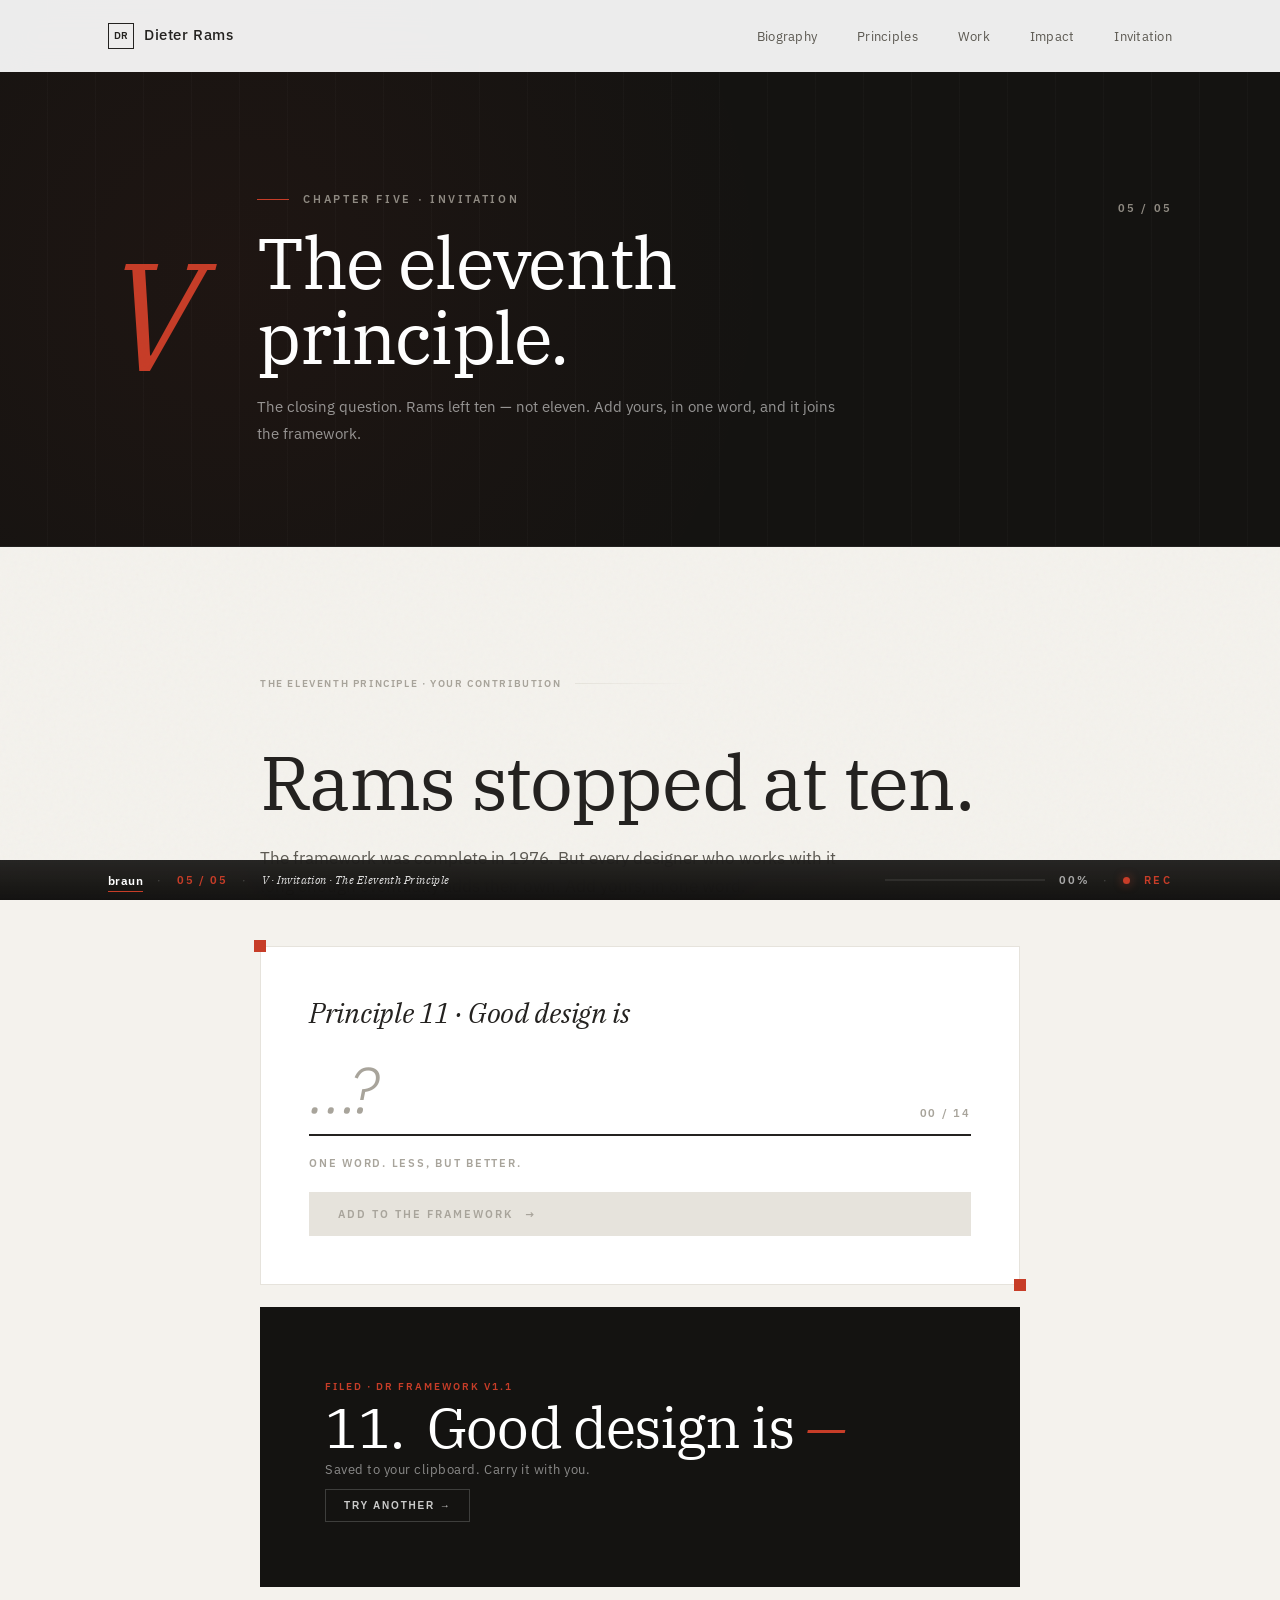
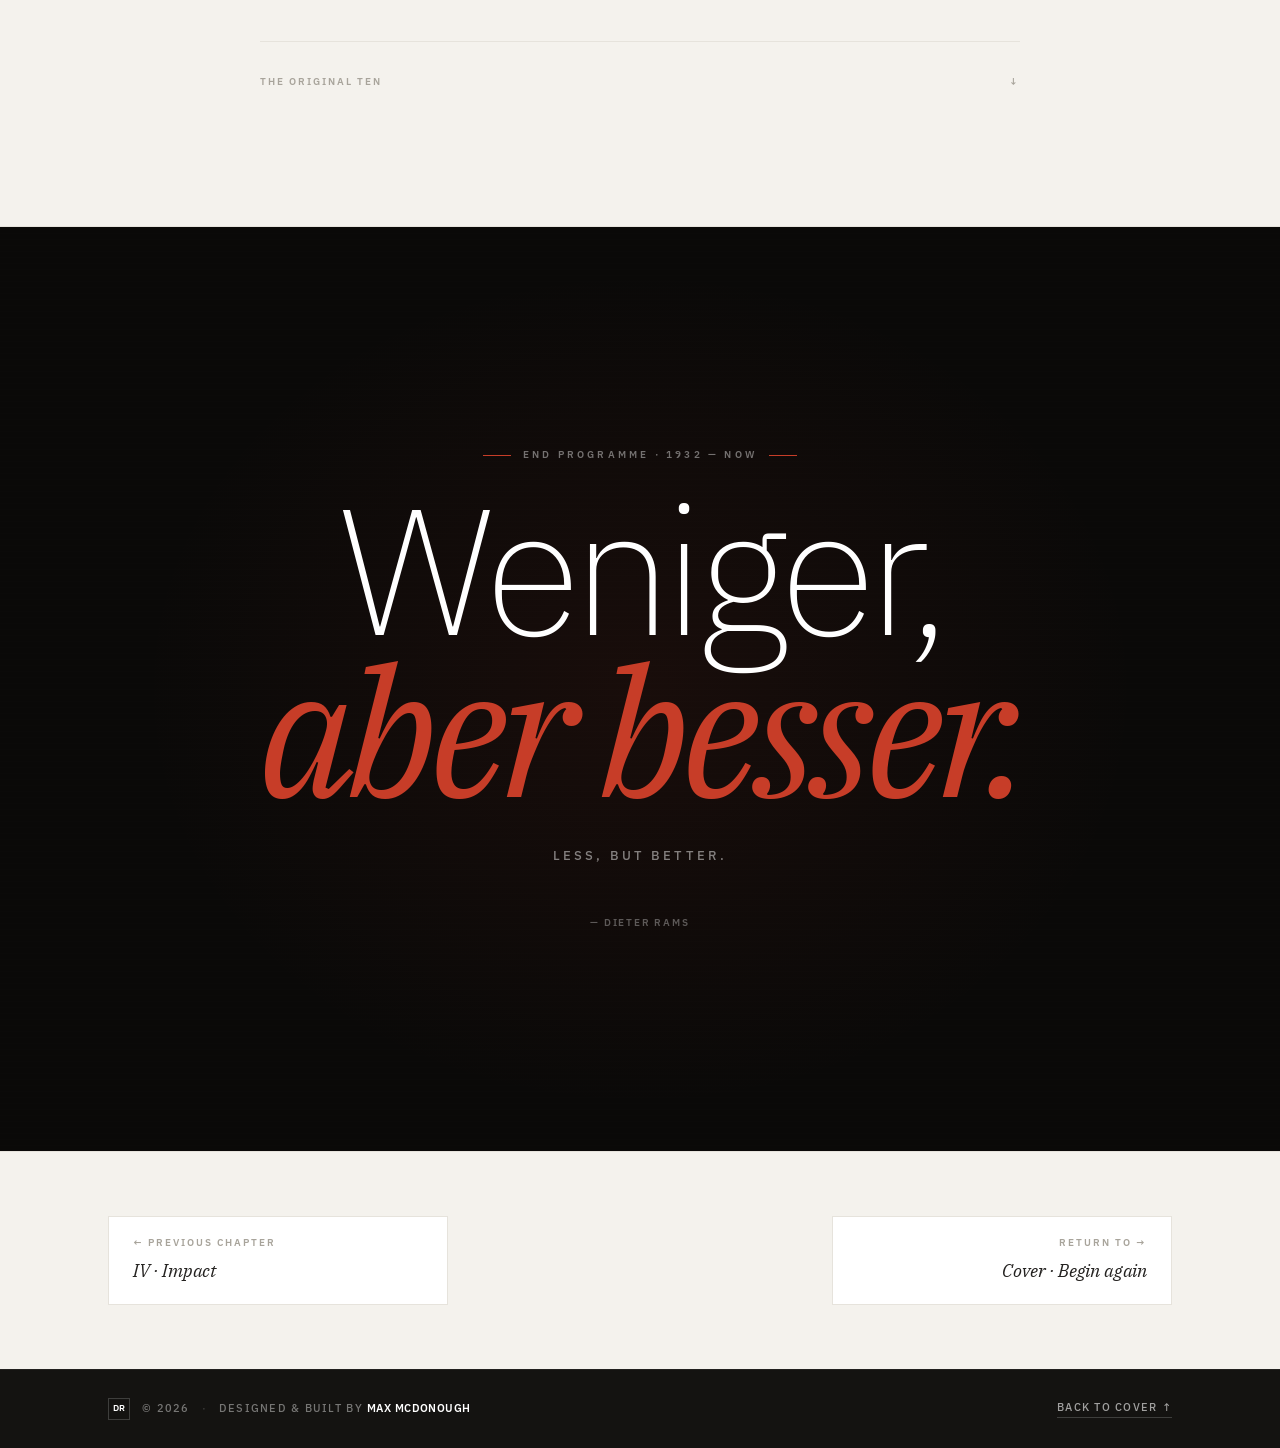
<file: invitation.html>
<!DOCTYPE html>
<html lang="en">
<head>
  <meta charset="UTF-8" />
  <meta name="viewport" content="width=device-width, initial-scale=1.0" />
  <meta name="description" content="Chapter V — The Eleventh Principle. The framework was complete in 1976. Add yours, in one word." />
  <meta name="theme-color" content="#1a1916" />
  <title>V · Invitation — Dieter Rams</title>
  <link rel="stylesheet" href="style.css" />
  <link rel="preconnect" href="https://fonts.googleapis.com" />
  <link rel="preconnect" href="https://fonts.gstatic.com" crossorigin />
  <link href="https://fonts.googleapis.com/css2?family=IBM+Plex+Sans:ital,wght@0,300;0,400;0,500;0,600;1,400&family=IBM+Plex+Serif:ital,wght@0,400;0,500;1,400&display=swap" rel="stylesheet" />
</head>
<body class="loading page--chapter">

  <a class="skip-link" href="#main-content">Skip to content</a>
  <div class="scroll-progress" aria-hidden="true"><span class="scroll-progress-bar"></span></div>

  <div class="page-loader" aria-hidden="true">
    <div class="loader-frame">
      <div class="loader-row loader-row--top">
        <span class="loader-meta">DR · Chapter V</span>
        <span class="loader-meta loader-count"><span class="loader-count-num">000</span><span>%</span></span>
      </div>
      <div class="loader-center">
        <span class="loader-glyph" aria-hidden="true">V</span>
        <span class="loader-text">Invitation</span>
      </div>
      <div class="loader-row loader-row--bottom">
        <span class="loader-meta">Add yours</span>
        <span class="loader-meta">One word</span>
      </div>
    </div>
    <span class="loader-sweep" aria-hidden="true"></span>
  </div>

  <nav class="chapter-rail" aria-label="Chapter navigation">
    <ul>
      <li><a href="index.html" data-chapter-num="00"><span class="rail-tick"></span><span class="rail-label">Cover</span></a></li>
      <li><a href="about.html" data-chapter-num="01"><span class="rail-tick"></span><span class="rail-label">Biography</span></a></li>
      <li><a href="principles.html" data-chapter-num="02"><span class="rail-tick"></span><span class="rail-label">Principles</span></a></li>
      <li><a href="work.html" data-chapter-num="03"><span class="rail-tick"></span><span class="rail-label">Work</span></a></li>
      <li><a href="impact.html" data-chapter-num="04"><span class="rail-tick"></span><span class="rail-label">Impact</span></a></li>
      <li><a href="invitation.html" class="active" data-chapter-num="05"><span class="rail-tick"></span><span class="rail-label">Invitation</span></a></li>
    </ul>
  </nav>

  <div class="cursor-dot" aria-hidden="true"></div>

  <nav id="nav">
    <div class="nav-inner">
      <a href="index.html" class="nav-logo">
        <span class="nav-logo-mark" aria-hidden="true">DR</span>
        <span class="nav-logo-text">Dieter Rams</span>
      </a>
      <ul class="nav-links">
        <li><a href="about.html">Biography</a></li>
        <li><a href="principles.html">Principles</a></li>
        <li><a href="work.html">Work</a></li>
        <li><a href="impact.html">Impact</a></li>
        <li><a href="invitation.html" class="active">Invitation</a></li>
      </ul>
      <button class="nav-toggle" aria-label="Toggle menu">
        <span></span><span></span><span></span>
      </button>
    </div>
  </nav>

  <main id="main-content">

    <header class="chapter-intro">
      <div class="container">
        <div class="chapter-intro-grid">
          <span class="chapter-intro-roman">V</span>
          <div class="chapter-intro-meta">
            <span class="chapter-intro-tag">Chapter Five · Invitation</span>
            <h1 class="chapter-intro-title">The eleventh<br>principle.</h1>
            <p class="chapter-intro-sub">The closing question. Rams left ten — not eleven. Add yours, in one word, and it joins the framework.</p>
          </div>
          <span class="chapter-intro-counter">05 / 05</span>
        </div>
      </div>
    </header>


    <section id="eleventh" class="eleventh">
      <div class="container">
        <div class="eleventh-inner">
          <p class="section-label">The Eleventh Principle · Your Contribution</p>
          <h2 class="eleventh-h">Rams stopped at&nbsp;ten.</h2>
          <p class="eleventh-intro">The framework was complete in 1976. But every designer who works with it long enough eventually adds their own. Add yours, in one&nbsp;word.</p>

          <form class="eleventh-form" data-eleventh onsubmit="return false;">
            <label class="eleventh-label" for="eleventh-input">Principle 11 · Good design is</label>
            <div class="eleventh-input-wrap">
              <input type="text" id="eleventh-input" maxlength="14" autocomplete="off" spellcheck="false"
                     placeholder="…?" data-eleventh-input />
              <span class="eleventh-counter" data-eleventh-counter>00 / 14</span>
            </div>
            <p class="eleventh-helper">One word. Less, but better.</p>
            <button type="submit" class="eleventh-submit" data-eleventh-submit>
              <span>Add to the framework</span>
              <span aria-hidden="true">→</span>
            </button>
          </form>

          <div class="eleventh-result" data-eleventh-result hidden>
            <div class="eleventh-result-inner">
              <span class="eleventh-stamp" data-eleventh-stamp>Filed · DR Framework v1.1</span>
              <h3 class="eleventh-final">11.&nbsp;&nbsp;Good design is <em data-eleventh-word>—</em></h3>
              <p class="eleventh-thanks">Saved to your clipboard. Carry it with you.</p>
              <button type="button" class="eleventh-reset" data-eleventh-reset>Try another →</button>
            </div>
          </div>

          <details class="eleventh-archive">
            <summary><span>The original ten</span> <span aria-hidden="true">↓</span></summary>
            <ol class="eleventh-archive-list">
              <li><span>01</span><span class="ea-name">Innovative</span></li>
              <li><span>02</span><span class="ea-name">Useful</span></li>
              <li><span>03</span><span class="ea-name">Aesthetic</span></li>
              <li><span>04</span><span class="ea-name">Understandable</span></li>
              <li><span>05</span><span class="ea-name">Unobtrusive</span></li>
              <li><span>06</span><span class="ea-name">Honest</span></li>
              <li><span>07</span><span class="ea-name">Long-lasting</span></li>
              <li><span>08</span><span class="ea-name">Thorough</span></li>
              <li><span>09</span><span class="ea-name">Environmentally friendly</span></li>
              <li><span>10</span><span class="ea-name">As little design as possible</span></li>
            </ol>
          </details>
        </div>
      </div>
    </section>

    <section class="mantra" aria-label="Closing mantra">
      <div class="mantra-inner">
        <span class="mantra-eyebrow">End programme · 1932 — Now</span>
        <h2 class="mantra-line">Weniger,<br><em>aber besser.</em></h2>
        <span class="mantra-sub">Less, but better.</span>
        <span class="mantra-attr">— Dieter Rams</span>
      </div>
    </section>


    <nav class="chapter-nav" aria-label="Chapter navigation">
      <div class="container">
        <a href="impact.html" class="chapter-nav-link chapter-nav-prev"><span class="chapter-nav-label">← Previous Chapter</span><span class="chapter-nav-name">IV · Impact</span></a>
        <a href="index.html" class="chapter-nav-link chapter-nav-next"><span class="chapter-nav-label">Return to →</span><span class="chapter-nav-name">Cover · Begin again</span></a>
      </div>
    </nav>

  </main>

  <footer class="footer footer--minimal">
    <div class="container">
      <div class="footer-meta">
        <div class="footer-meta-left">
          <span class="footer-meta-glyph">DR</span>
          <span>&copy; 2026</span>
          <span class="footer-meta-sep">·</span>
          <span>Designed &amp; built by <strong>Max McDonough</strong></span>
        </div>
        <div class="footer-meta-right">
          <a href="index.html" class="footer-meta-top">Back to Cover ↑</a>
        </div>
      </div>
    </div>
  </footer>

  <button class="back-to-top" aria-label="Back to top">
    <svg viewBox="0 0 16 16" fill="none" xmlns="http://www.w3.org/2000/svg">
      <path d="M8 14V2M2 7l6-5 6 5" stroke="currentColor" stroke-width="1.5" stroke-linecap="round" stroke-linejoin="round"/>
    </svg>
  </button>

  <aside class="hud" data-hud aria-label="Chapter indicator">
    <div class="hud-inner">
      <span class="hud-mark">braun</span>
      <span class="hud-sep">·</span>
      <span class="hud-module" data-hud-module>05 / 05</span>
      <span class="hud-sep">·</span>
      <span class="hud-now" data-hud-now>V · Invitation · The Eleventh Principle</span>
      <span class="hud-spacer"></span>
      <span class="hud-progress"><span class="hud-progress-bar" data-hud-progress></span></span>
      <span class="hud-pct" data-hud-pct>00%</span>
      <span class="hud-sep">·</span>
      <span class="hud-led" data-hud-led></span>
      <span class="hud-rec">REC</span>
    </div>
  </aside>

  <div class="keys-panel" role="dialog" aria-modal="false" aria-hidden="true" aria-label="Keyboard shortcuts">
    <div class="keys-panel-inner">
      <div class="keys-panel-header">
        <p class="section-label keys-panel-eyebrow">Keyboard</p>
        <button type="button" class="keys-panel-close" aria-label="Close keyboard panel">×</button>
      </div>
      <h3>Navigate by key</h3>
      <ul class="keys-list">
        <li><kbd>0</kbd><span>Cover</span></li>
        <li><kbd>1</kbd><span>I · Biography</span></li>
        <li><kbd>2</kbd><span>II · Principles</span></li>
        <li><kbd>3</kbd><span>III · Work</span></li>
        <li><kbd>4</kbd><span>IV · Impact</span></li>
        <li><kbd>5</kbd><span>V · Invitation</span></li>
        <li><kbd>j</kbd><span>Next chapter</span></li>
        <li><kbd>k</kbd><span>Previous chapter</span></li>
        <li><kbd>?</kbd><span>This panel</span></li>
        <li><kbd>Esc</kbd><span>Close</span></li>
      </ul>
    </div>
  </div>

  <script src="script.js"></script>
</body>
</html>
</file>
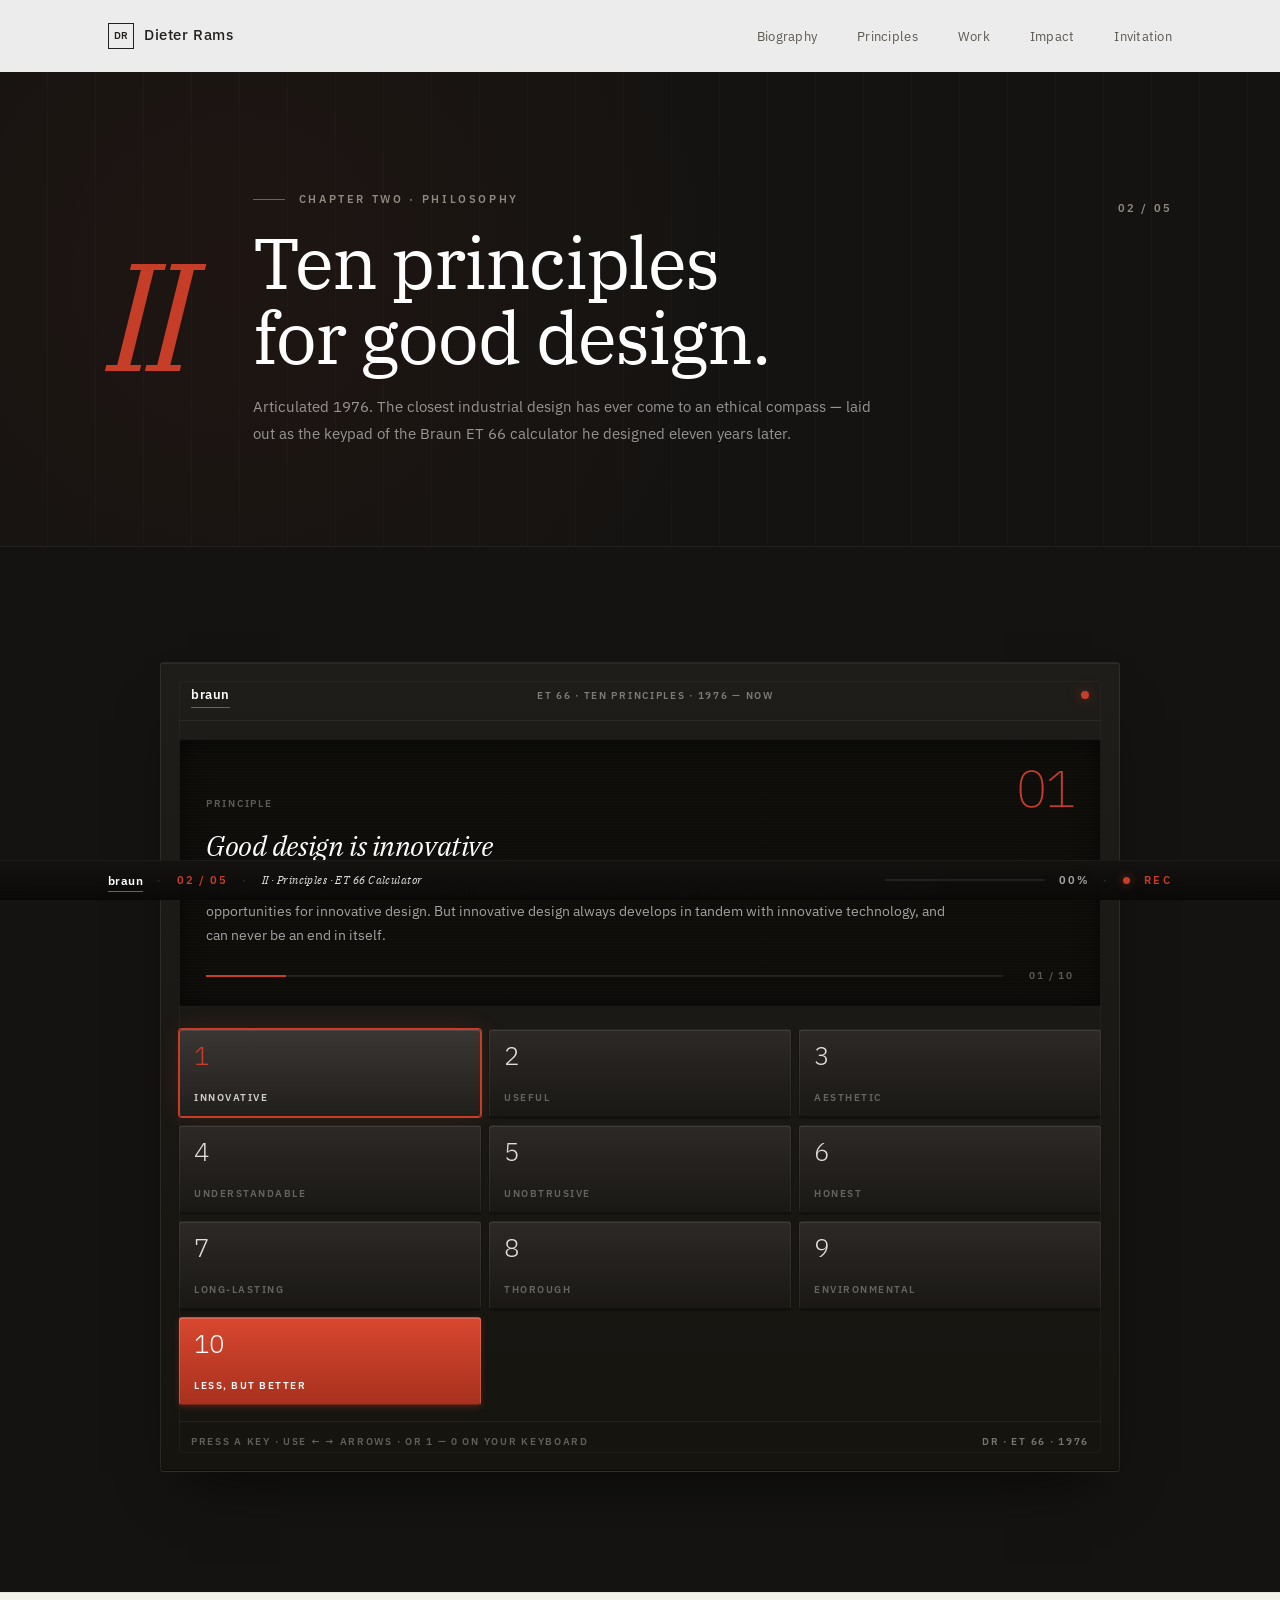
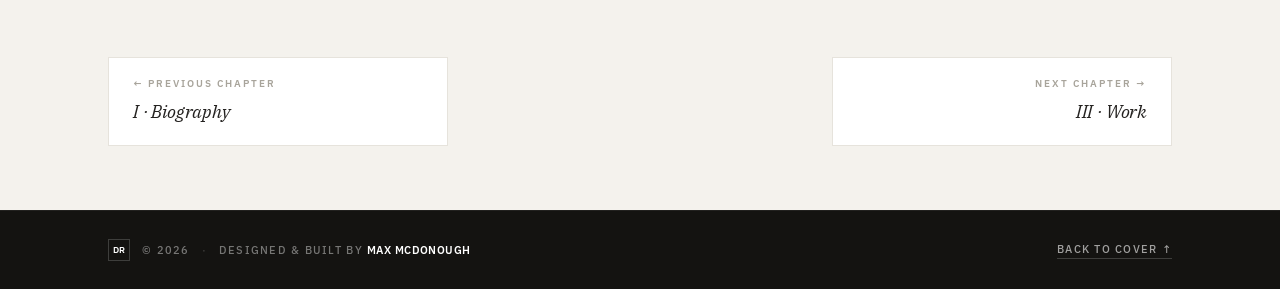
<file: principles.html>
<!DOCTYPE html>
<html lang="en">
<head>
  <meta charset="UTF-8" />
  <meta name="viewport" content="width=device-width, initial-scale=1.0" />
  <meta name="description" content="Chapter II — The Ten Principles for Good Design. Articulated 1976. Laid out as the keypad of a Braun ET 66 calculator." />
  <meta name="theme-color" content="#1a1916" />
  <title>II · Principles — Dieter Rams</title>
  <link rel="stylesheet" href="style.css" />
  <link rel="preconnect" href="https://fonts.googleapis.com" />
  <link rel="preconnect" href="https://fonts.gstatic.com" crossorigin />
  <link href="https://fonts.googleapis.com/css2?family=IBM+Plex+Sans:ital,wght@0,300;0,400;0,500;0,600;1,400&family=IBM+Plex+Serif:ital,wght@0,400;0,500;1,400&display=swap" rel="stylesheet" />
</head>
<body class="loading page--chapter">

  <a class="skip-link" href="#main-content">Skip to content</a>
  <div class="scroll-progress" aria-hidden="true"><span class="scroll-progress-bar"></span></div>

  <div class="page-loader" aria-hidden="true">
    <div class="loader-frame">
      <div class="loader-row loader-row--top">
        <span class="loader-meta">DR · Chapter II</span>
        <span class="loader-meta loader-count"><span class="loader-count-num">000</span><span>%</span></span>
      </div>
      <div class="loader-center">
        <span class="loader-glyph" aria-hidden="true">II</span>
        <span class="loader-text">Principles</span>
      </div>
      <div class="loader-row loader-row--bottom">
        <span class="loader-meta">ET 66 · 1976</span>
        <span class="loader-meta">Ten of them</span>
      </div>
    </div>
    <span class="loader-sweep" aria-hidden="true"></span>
  </div>

  <nav class="chapter-rail" aria-label="Chapter navigation">
    <ul>
      <li><a href="index.html" data-chapter-num="00"><span class="rail-tick"></span><span class="rail-label">Cover</span></a></li>
      <li><a href="about.html" data-chapter-num="01"><span class="rail-tick"></span><span class="rail-label">Biography</span></a></li>
      <li><a href="principles.html" class="active" data-chapter-num="02"><span class="rail-tick"></span><span class="rail-label">Principles</span></a></li>
      <li><a href="work.html" data-chapter-num="03"><span class="rail-tick"></span><span class="rail-label">Work</span></a></li>
      <li><a href="impact.html" data-chapter-num="04"><span class="rail-tick"></span><span class="rail-label">Impact</span></a></li>
      <li><a href="invitation.html" data-chapter-num="05"><span class="rail-tick"></span><span class="rail-label">Invitation</span></a></li>
    </ul>
  </nav>

  <div class="cursor-dot" aria-hidden="true"></div>

  <nav id="nav">
    <div class="nav-inner">
      <a href="index.html" class="nav-logo">
        <span class="nav-logo-mark" aria-hidden="true">DR</span>
        <span class="nav-logo-text">Dieter Rams</span>
      </a>
      <ul class="nav-links">
        <li><a href="about.html">Biography</a></li>
        <li><a href="principles.html" class="active">Principles</a></li>
        <li><a href="work.html">Work</a></li>
        <li><a href="impact.html">Impact</a></li>
        <li><a href="invitation.html">Invitation</a></li>
      </ul>
      <button class="nav-toggle" aria-label="Toggle menu">
        <span></span><span></span><span></span>
      </button>
    </div>
  </nav>

  <main id="main-content">

    <header class="chapter-intro">
      <div class="container">
        <div class="chapter-intro-grid">
          <span class="chapter-intro-roman">II</span>
          <div class="chapter-intro-meta">
            <span class="chapter-intro-tag">Chapter Two · Philosophy</span>
            <h1 class="chapter-intro-title">Ten principles<br>for good design.</h1>
            <p class="chapter-intro-sub">Articulated 1976. The closest industrial design has ever come to an ethical compass — laid out as the keypad of the Braun ET 66 calculator he designed eleven years later.</p>
          </div>
          <span class="chapter-intro-counter">02 / 05</span>
        </div>
      </div>
    </header>

    <section id="principles" class="section principles principles--calc">
      <div class="container">
        <div class="calc" data-calc>
          <div class="calc-top">
            <span class="calc-mark">braun</span>
            <span class="calc-meta">ET 66 · Ten Principles · 1976 — Now</span>
            <span class="calc-led" data-calc-led></span>
          </div>

          <div class="calc-display" data-calc-display>
            <div class="calc-display-row calc-display-row--top">
              <span class="calc-display-label">Principle</span>
              <span class="calc-display-num" data-calc-num>01</span>
            </div>
            <div class="calc-display-title" data-calc-title>Good design is innovative</div>
            <p class="calc-display-body" data-calc-body>The possibilities for innovation are not, by any means, exhausted. Technological development is always offering new opportunities for innovative design. But innovative design always develops in tandem with innovative technology, and can never be an end in itself.</p>
            <div class="calc-display-row calc-display-row--bottom">
              <span class="calc-display-progress"><span class="calc-display-progress-bar" data-calc-progress></span></span>
              <span class="calc-display-step"><span data-calc-step>01</span> / 10</span>
            </div>
          </div>

          <div class="calc-keypad" role="tablist" aria-label="Choose a principle">
            <button type="button" class="calc-key is-active" data-key="1" role="tab" aria-selected="true"
                    data-title="Good design is innovative"
                    data-body="The possibilities for innovation are not, by any means, exhausted. Technological development is always offering new opportunities for innovative design. But innovative design always develops in tandem with innovative technology, and can never be an end in itself.">
              <span class="calc-key-num">1</span><span class="calc-key-tag">Innovative</span>
            </button>
            <button type="button" class="calc-key" data-key="2" role="tab" aria-selected="false"
                    data-title="Good design makes a product useful"
                    data-body="A product is bought to be used. It has to satisfy certain criteria, not only functional but also psychological and aesthetic. Good design emphasises the usefulness of a product whilst disregarding anything that could possibly detract from it.">
              <span class="calc-key-num">2</span><span class="calc-key-tag">Useful</span>
            </button>
            <button type="button" class="calc-key" data-key="3" role="tab" aria-selected="false"
                    data-title="Good design is aesthetic"
                    data-body="The aesthetic quality of a product is integral to its usefulness because products we use every day affect our person and our well-being. But only well-executed objects can be beautiful.">
              <span class="calc-key-num">3</span><span class="calc-key-tag">Aesthetic</span>
            </button>

            <button type="button" class="calc-key" data-key="4" role="tab" aria-selected="false"
                    data-title="Good design makes a product understandable"
                    data-body="It clarifies the product's structure. Better still, it can make the product talk. At best, it is self-explanatory.">
              <span class="calc-key-num">4</span><span class="calc-key-tag">Understandable</span>
            </button>
            <button type="button" class="calc-key" data-key="5" role="tab" aria-selected="false"
                    data-title="Good design is unobtrusive"
                    data-body="Products fulfilling a purpose are like tools. They are neither decorative objects nor works of art. Their design should therefore be both neutral and restrained, to leave room for the user's self-expression.">
              <span class="calc-key-num">5</span><span class="calc-key-tag">Unobtrusive</span>
            </button>
            <button type="button" class="calc-key" data-key="6" role="tab" aria-selected="false"
                    data-title="Good design is honest"
                    data-body="It does not make a product more innovative, powerful or valuable than it really is. It does not attempt to manipulate the consumer with promises that cannot be kept.">
              <span class="calc-key-num">6</span><span class="calc-key-tag">Honest</span>
            </button>

            <button type="button" class="calc-key" data-key="7" role="tab" aria-selected="false"
                    data-title="Good design is long-lasting"
                    data-body="It avoids being fashionable and therefore never appears antiquated. Unlike fashionable design, it lasts many years — even in today's throwaway society.">
              <span class="calc-key-num">7</span><span class="calc-key-tag">Long-lasting</span>
            </button>
            <button type="button" class="calc-key" data-key="8" role="tab" aria-selected="false"
                    data-title="Good design is thorough down to the last detail"
                    data-body="Nothing must be arbitrary or left to chance. Care and accuracy in the design process show respect towards the consumer.">
              <span class="calc-key-num">8</span><span class="calc-key-tag">Thorough</span>
            </button>
            <button type="button" class="calc-key" data-key="9" role="tab" aria-selected="false"
                    data-title="Good design is environmentally friendly"
                    data-body="Design makes an important contribution to the preservation of the environment. It conserves resources and minimises physical and visual pollution throughout the lifecycle of the product.">
              <span class="calc-key-num">9</span><span class="calc-key-tag">Environmental</span>
            </button>

            <button type="button" class="calc-key calc-key--equals" data-key="10" role="tab" aria-selected="false"
                    data-title="Good design is as little design as possible"
                    data-body="Less, but better — because it concentrates on the essential aspects, and the products are not burdened with non-essentials. Back to purity, back to simplicity.">
              <span class="calc-key-num">10</span><span class="calc-key-tag">Less, but better</span>
            </button>
          </div>

          <div class="calc-foot">
            <span>Press a key · Use ← → arrows · Or 1 — 0 on your keyboard</span>
            <span class="calc-foot-mark">DR · ET 66 · 1976</span>
          </div>
        </div>
      </div>
    </section>

    <nav class="chapter-nav" aria-label="Chapter navigation">
      <div class="container">
        <a href="about.html" class="chapter-nav-link chapter-nav-prev">
          <span class="chapter-nav-label">← Previous Chapter</span>
          <span class="chapter-nav-name">I · Biography</span>
        </a>
        <a href="work.html" class="chapter-nav-link chapter-nav-next">
          <span class="chapter-nav-label">Next Chapter →</span>
          <span class="chapter-nav-name">III · Work</span>
        </a>
      </div>
    </nav>

  </main>

  <footer class="footer footer--minimal">
    <div class="container">
      <div class="footer-meta">
        <div class="footer-meta-left">
          <span class="footer-meta-glyph">DR</span>
          <span>&copy; 2026</span>
          <span class="footer-meta-sep">·</span>
          <span>Designed &amp; built by <strong>Max McDonough</strong></span>
        </div>
        <div class="footer-meta-right">
          <a href="index.html" class="footer-meta-top">Back to Cover ↑</a>
        </div>
      </div>
    </div>
  </footer>

  <button class="back-to-top" aria-label="Back to top">
    <svg viewBox="0 0 16 16" fill="none" xmlns="http://www.w3.org/2000/svg">
      <path d="M8 14V2M2 7l6-5 6 5" stroke="currentColor" stroke-width="1.5" stroke-linecap="round" stroke-linejoin="round"/>
    </svg>
  </button>

  <aside class="hud" data-hud aria-label="Chapter indicator">
    <div class="hud-inner">
      <span class="hud-mark">braun</span>
      <span class="hud-sep">·</span>
      <span class="hud-module" data-hud-module>02 / 05</span>
      <span class="hud-sep">·</span>
      <span class="hud-now" data-hud-now>II · Principles · ET 66 Calculator</span>
      <span class="hud-spacer"></span>
      <span class="hud-progress"><span class="hud-progress-bar" data-hud-progress></span></span>
      <span class="hud-pct" data-hud-pct>00%</span>
      <span class="hud-sep">·</span>
      <span class="hud-led" data-hud-led></span>
      <span class="hud-rec">REC</span>
    </div>
  </aside>

  <div class="keys-panel" role="dialog" aria-modal="false" aria-hidden="true" aria-label="Keyboard shortcuts">
    <div class="keys-panel-inner">
      <div class="keys-panel-header">
        <p class="section-label keys-panel-eyebrow">Keyboard</p>
        <button type="button" class="keys-panel-close" aria-label="Close keyboard panel">×</button>
      </div>
      <h3>Navigate by key</h3>
      <ul class="keys-list">
        <li><kbd>0</kbd><span>Cover</span></li>
        <li><kbd>1</kbd><span>I · Biography</span></li>
        <li><kbd>2</kbd><span>II · Principles</span></li>
        <li><kbd>3</kbd><span>III · Work</span></li>
        <li><kbd>4</kbd><span>IV · Impact</span></li>
        <li><kbd>5</kbd><span>V · Invitation</span></li>
        <li><kbd>j</kbd><span>Next chapter</span></li>
        <li><kbd>k</kbd><span>Previous chapter</span></li>
        <li><kbd>?</kbd><span>This panel</span></li>
        <li><kbd>Esc</kbd><span>Close</span></li>
      </ul>
    </div>
  </div>

  <script src="script.js"></script>
</body>
</html>
</file>
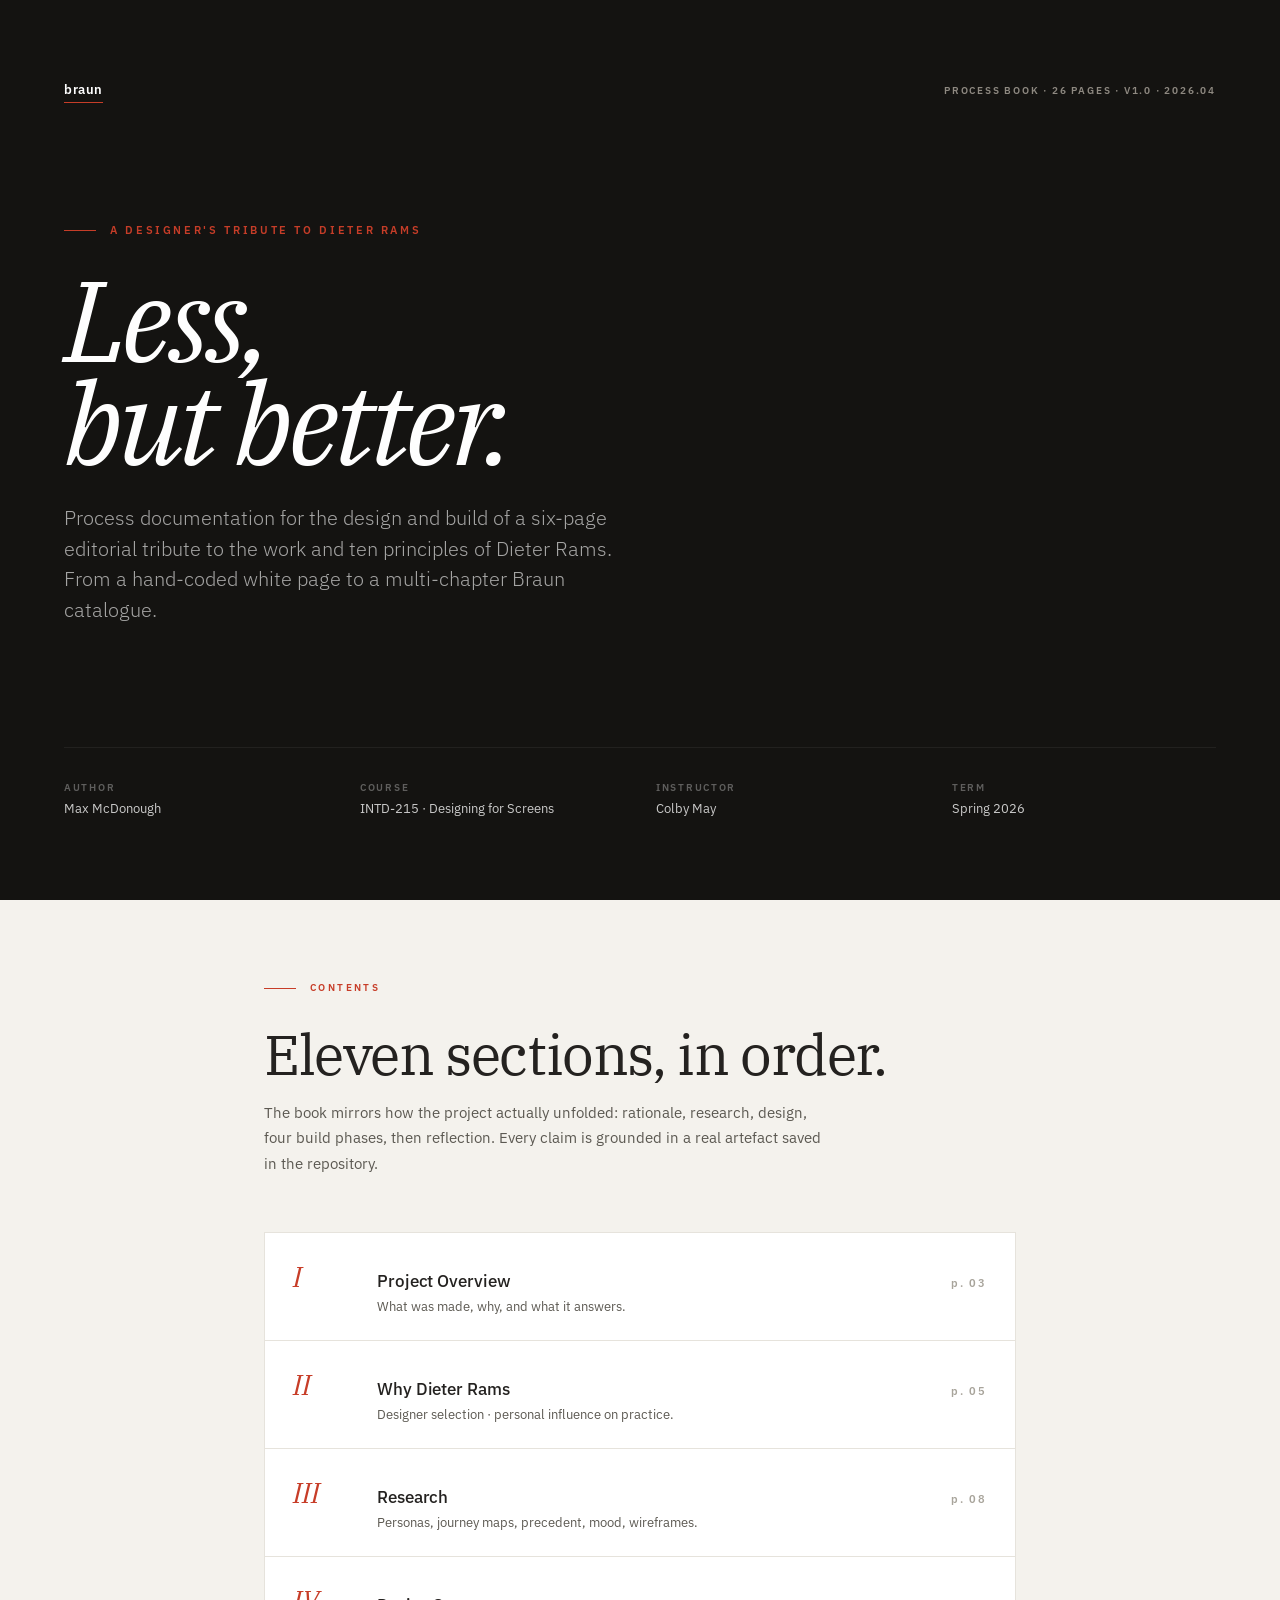
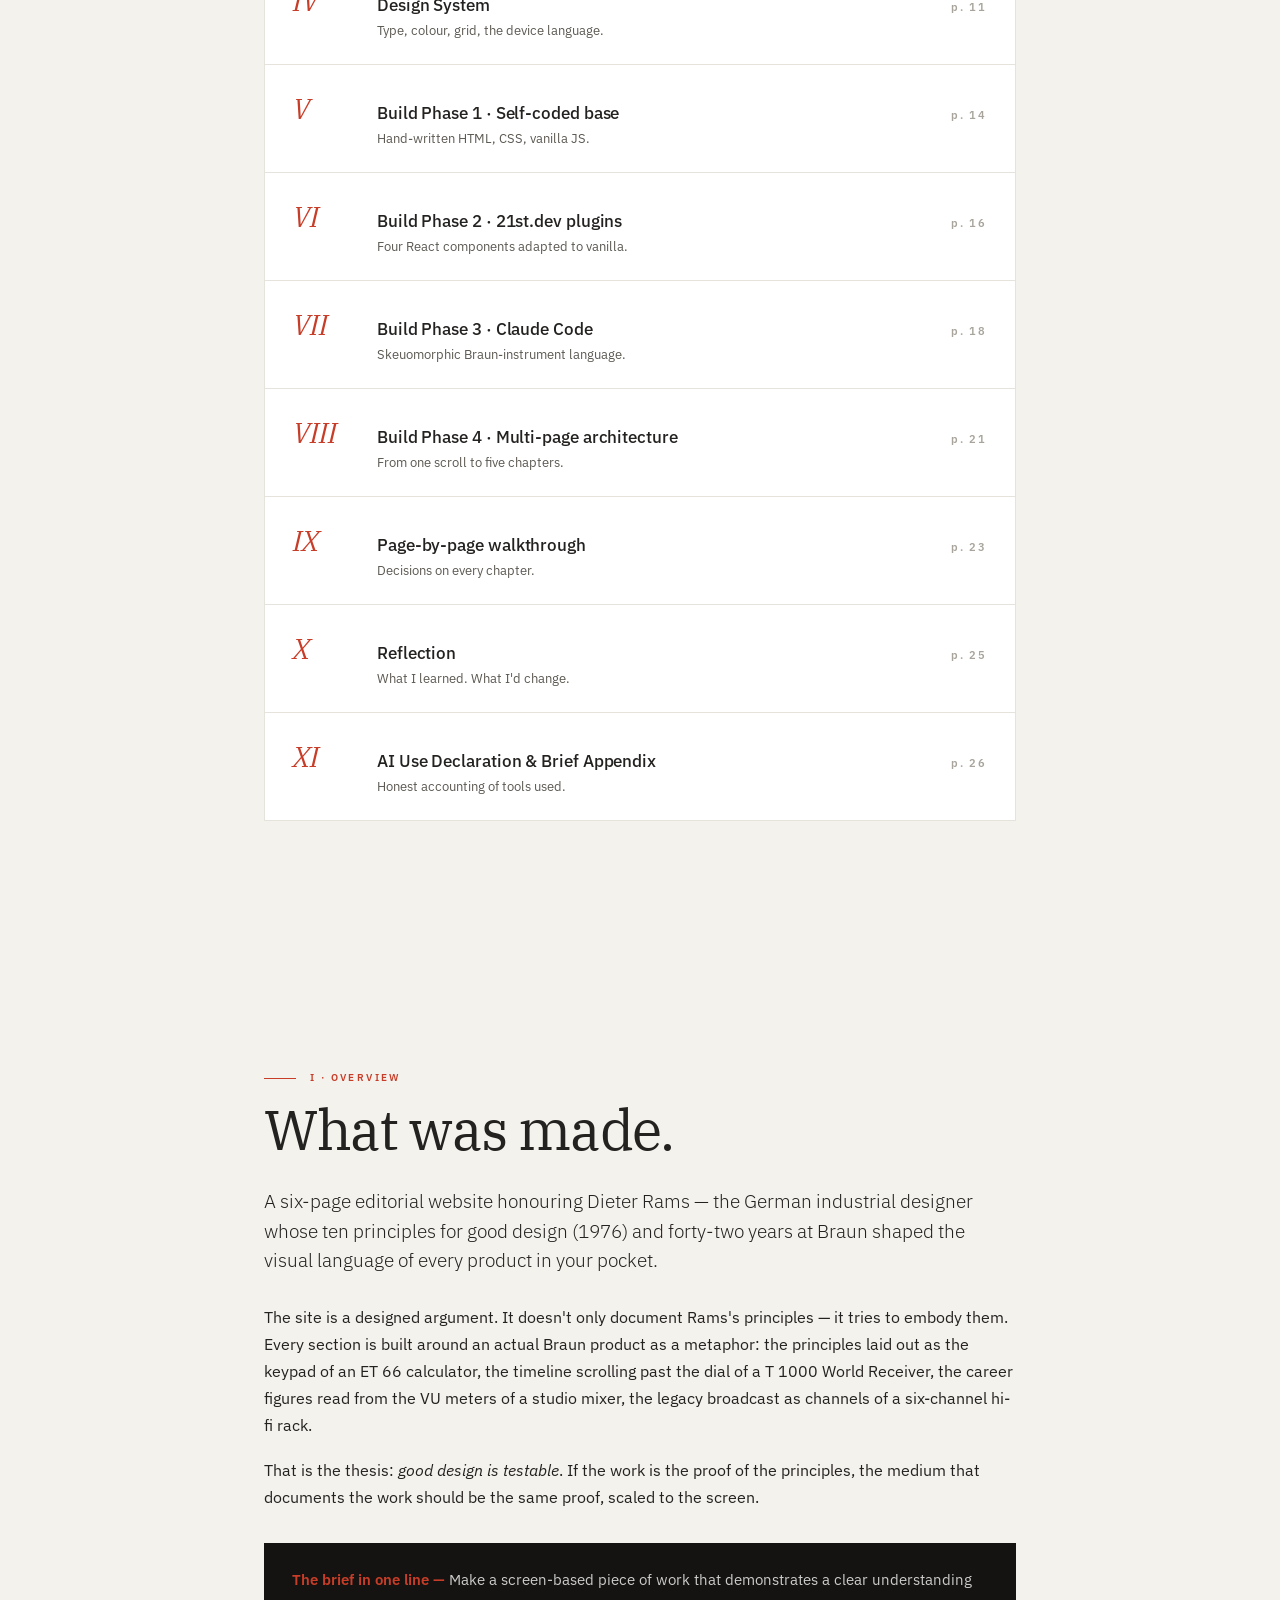
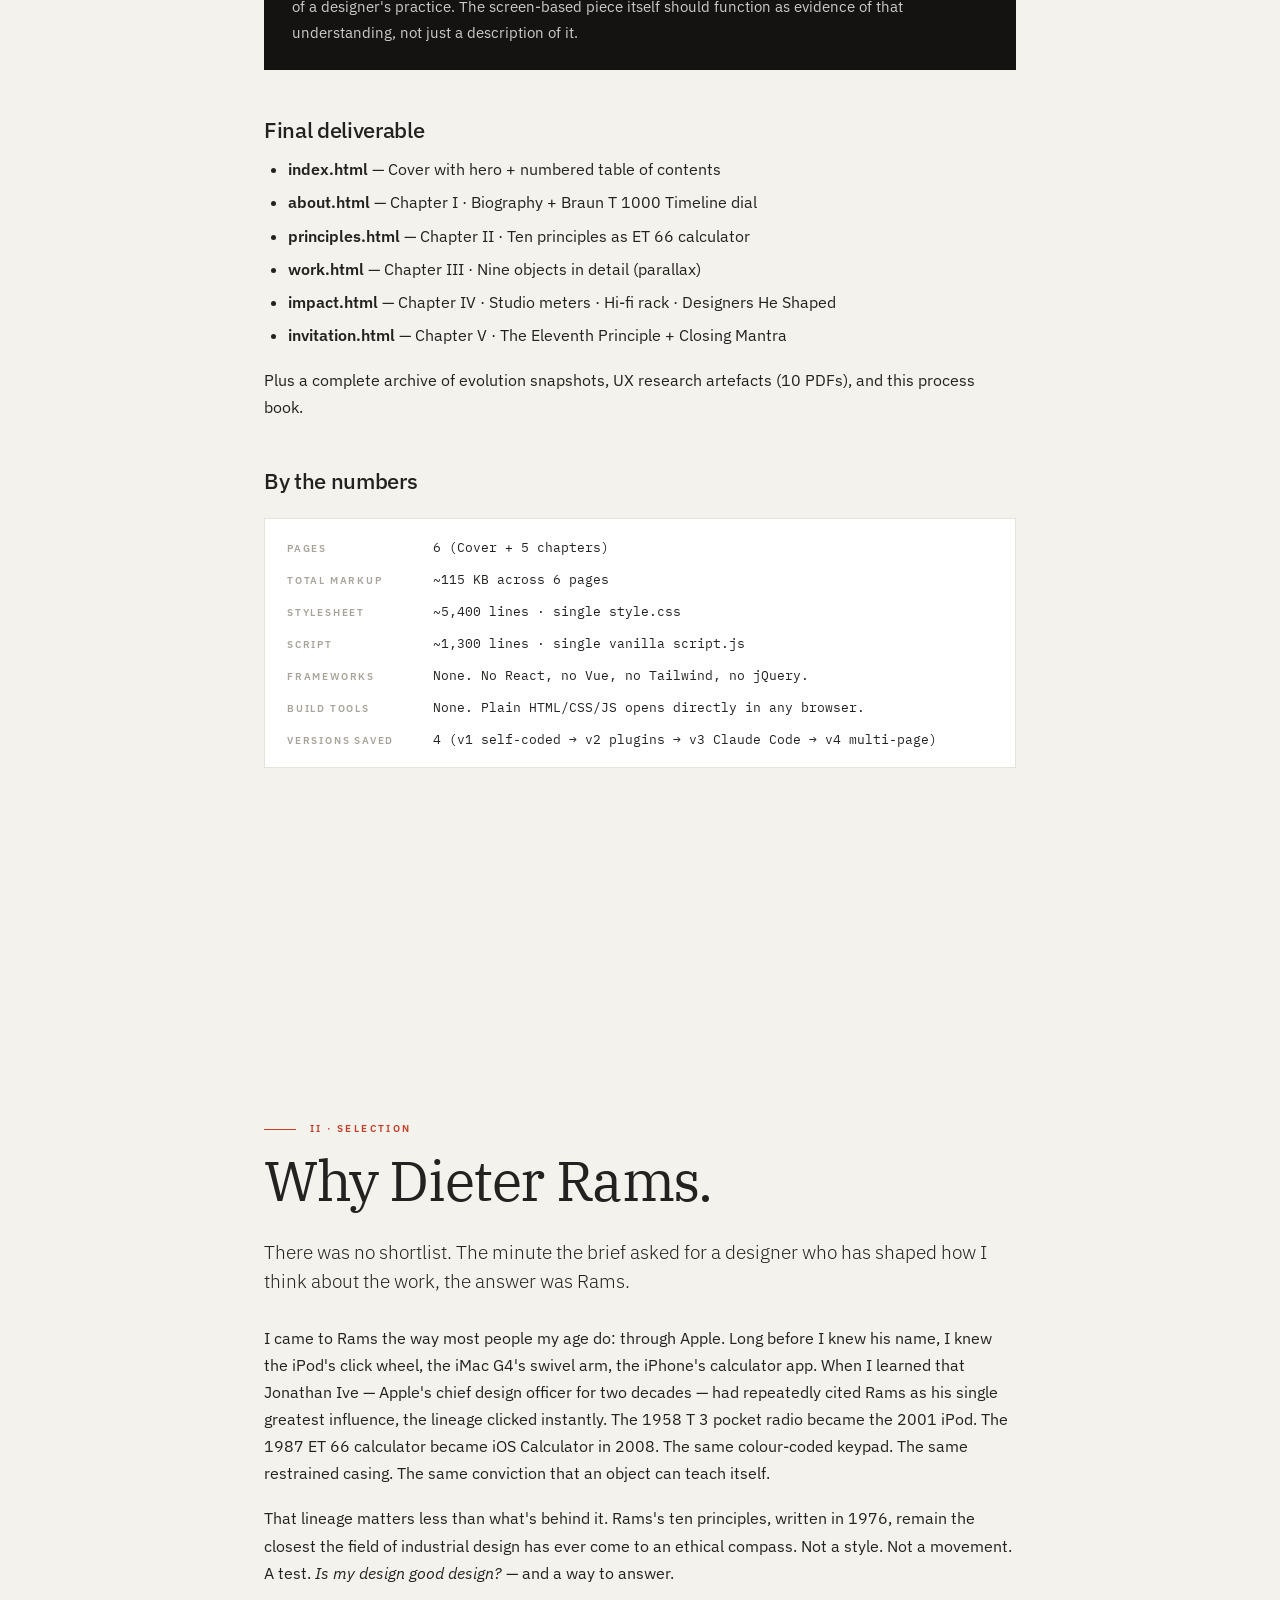
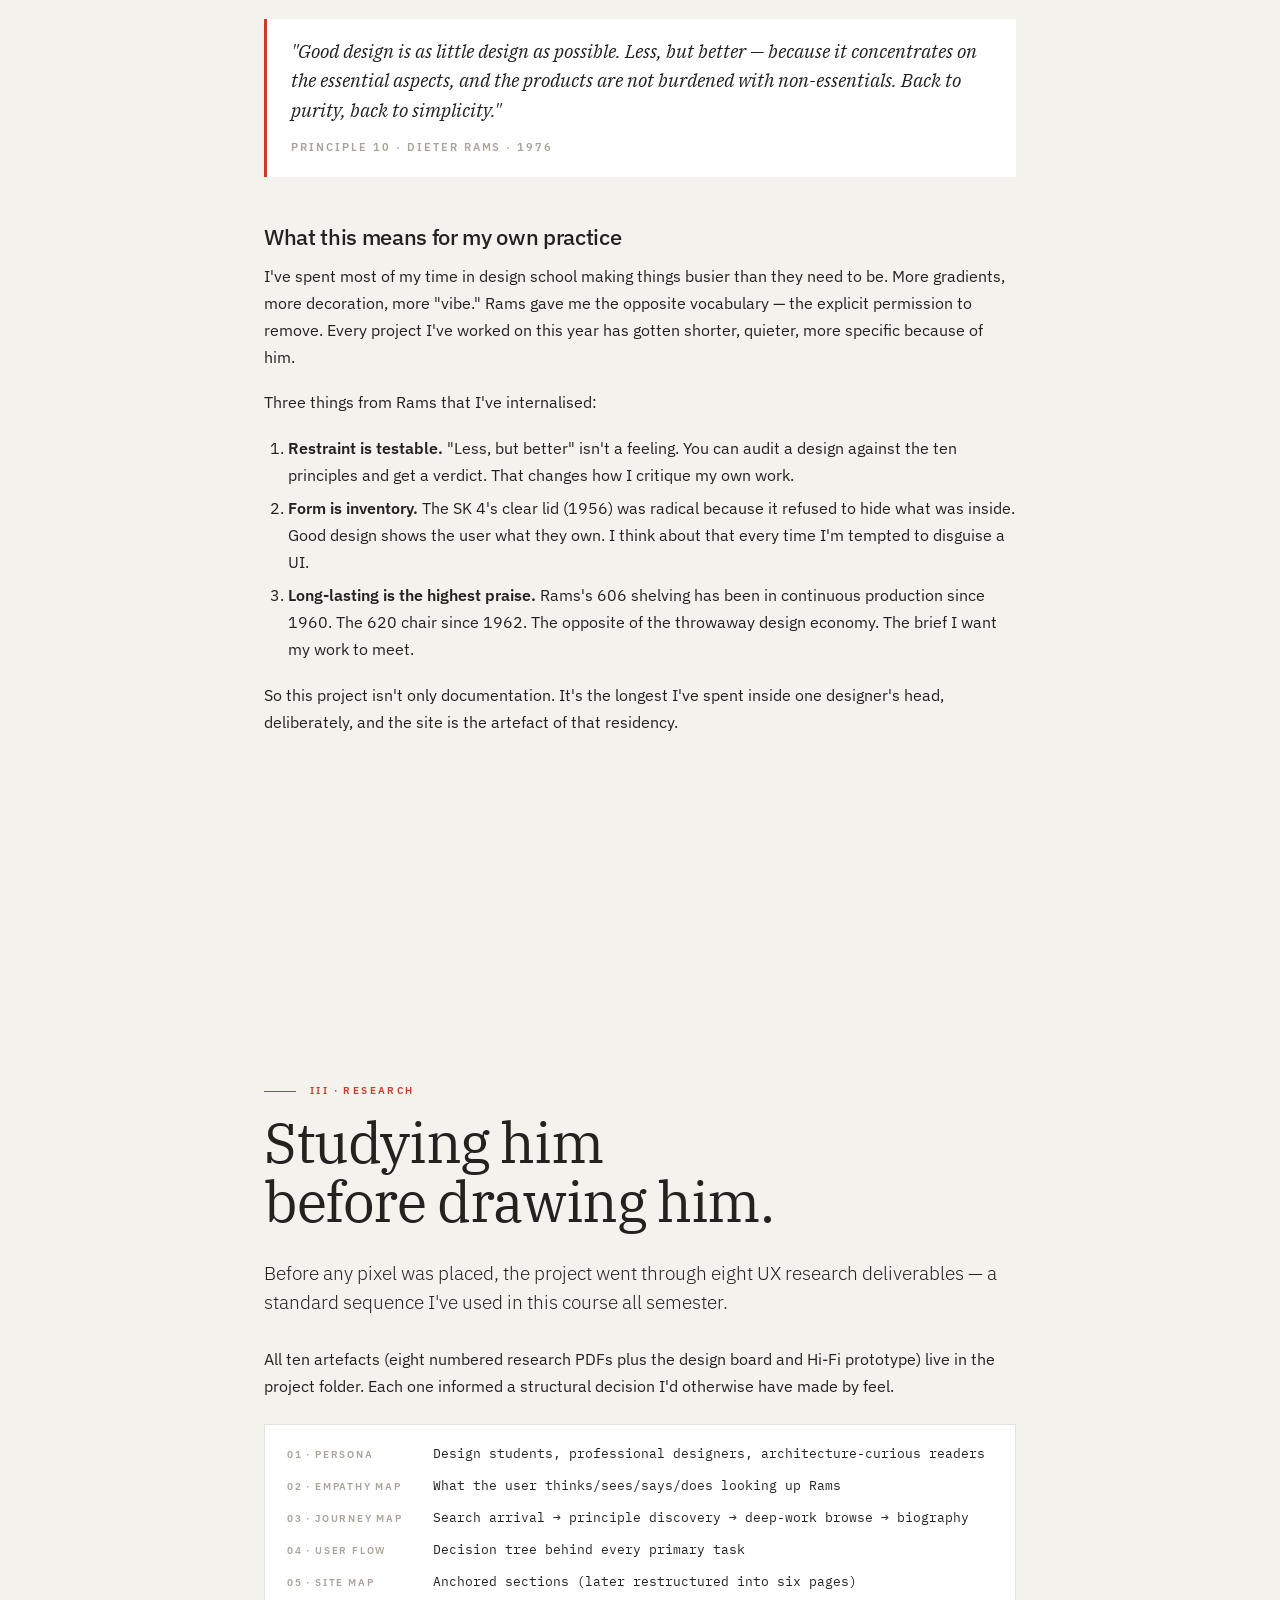
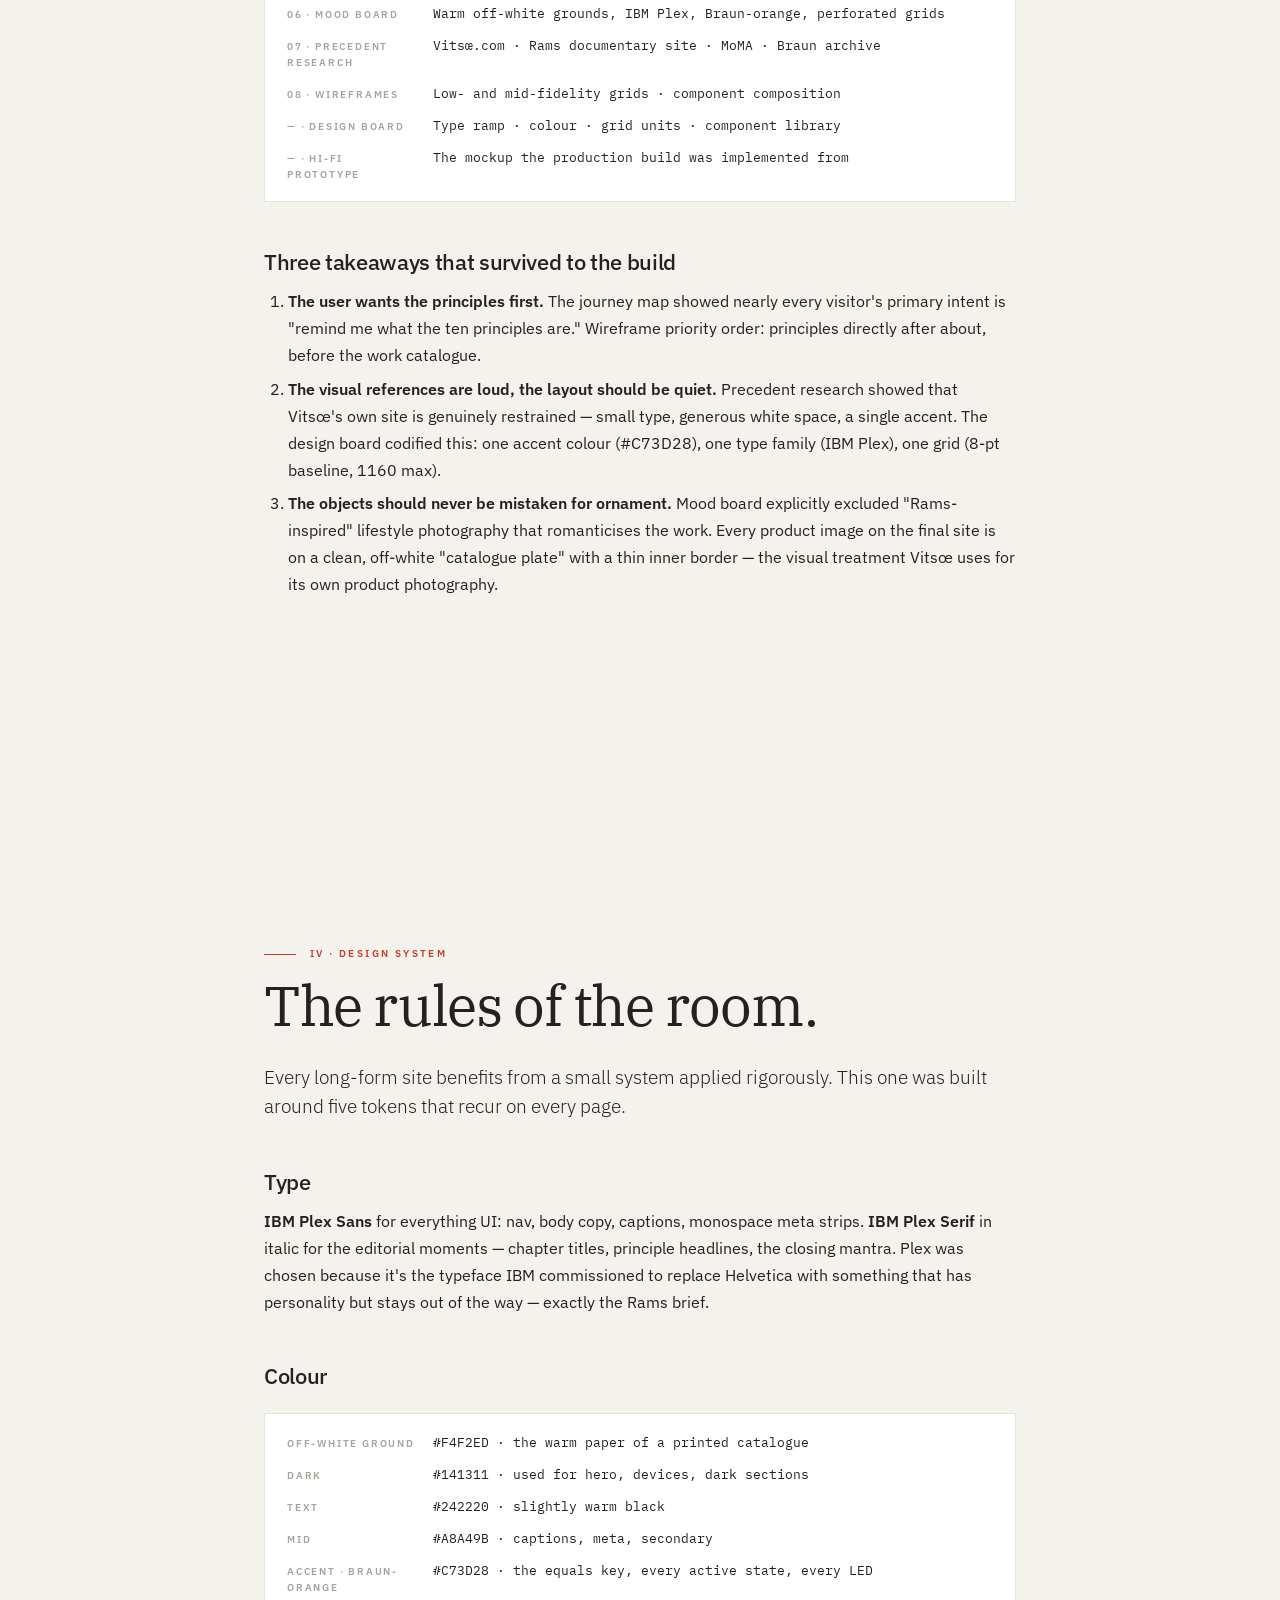
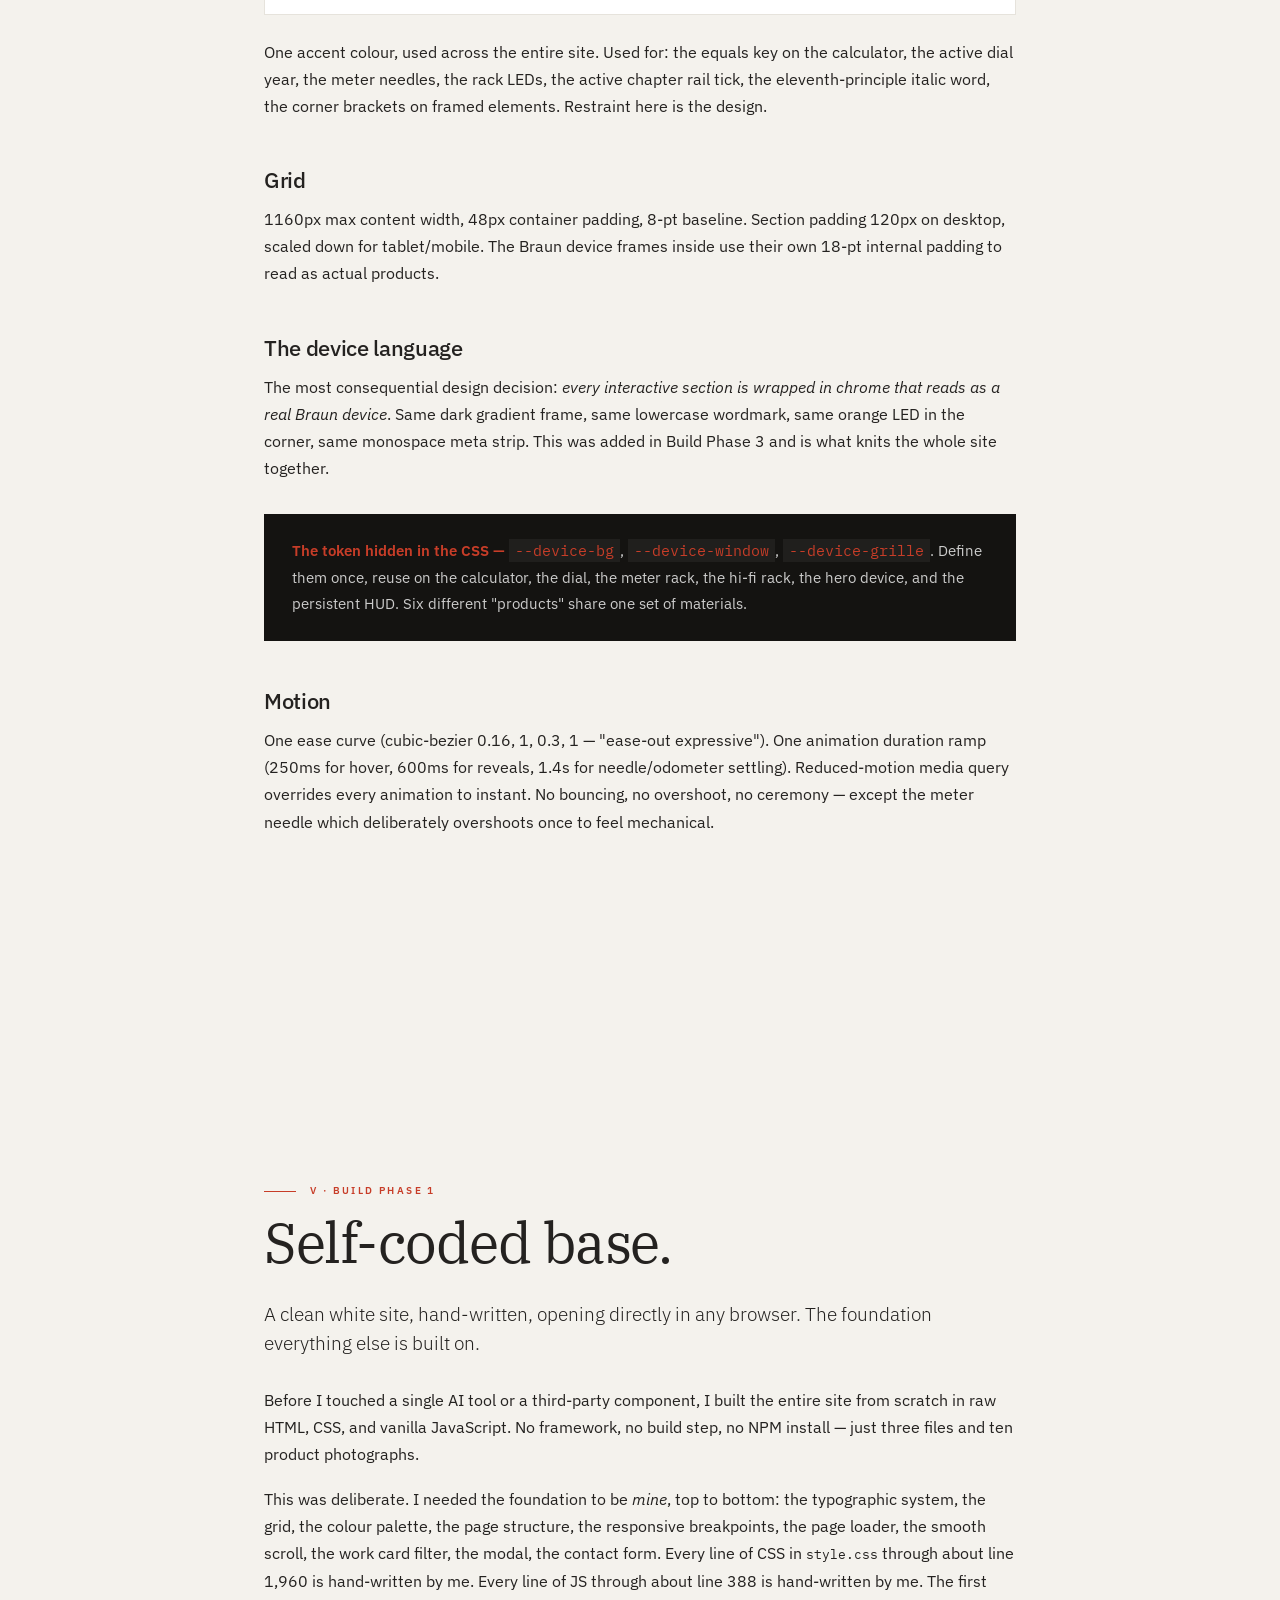
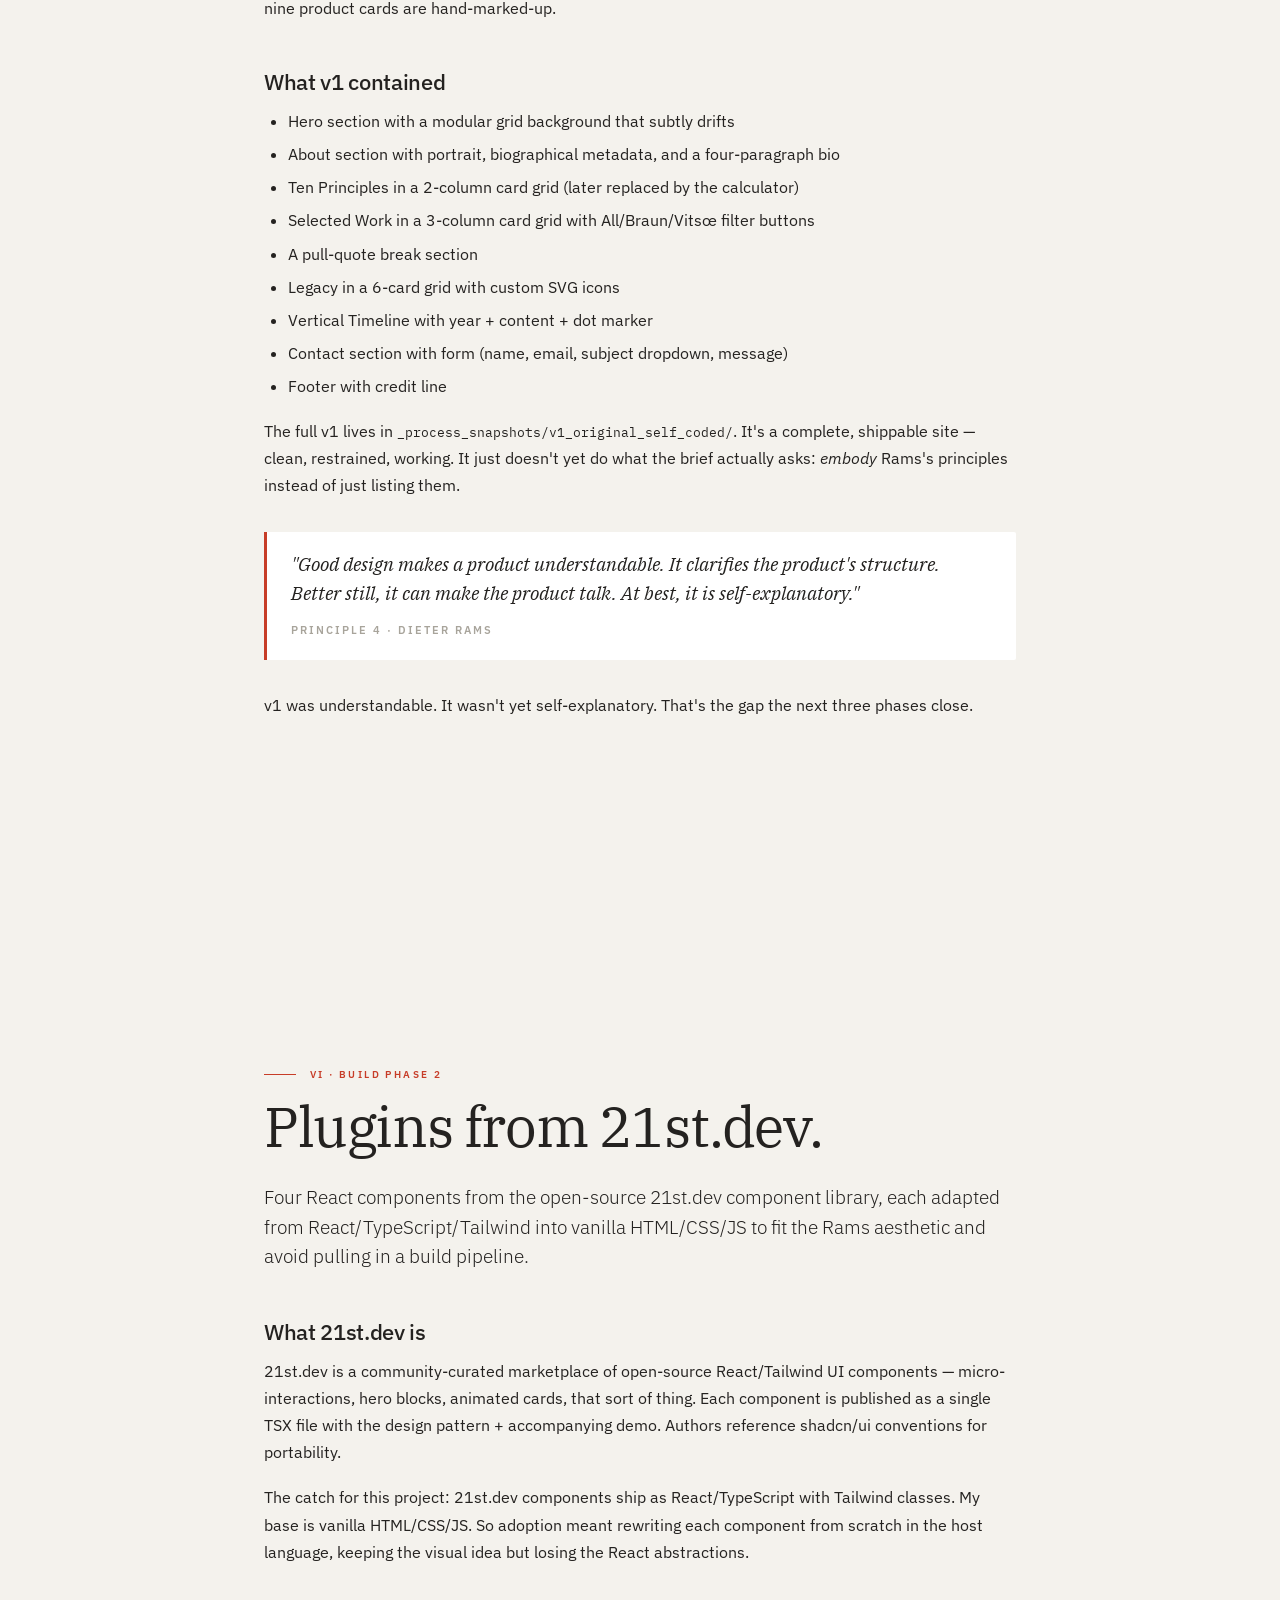
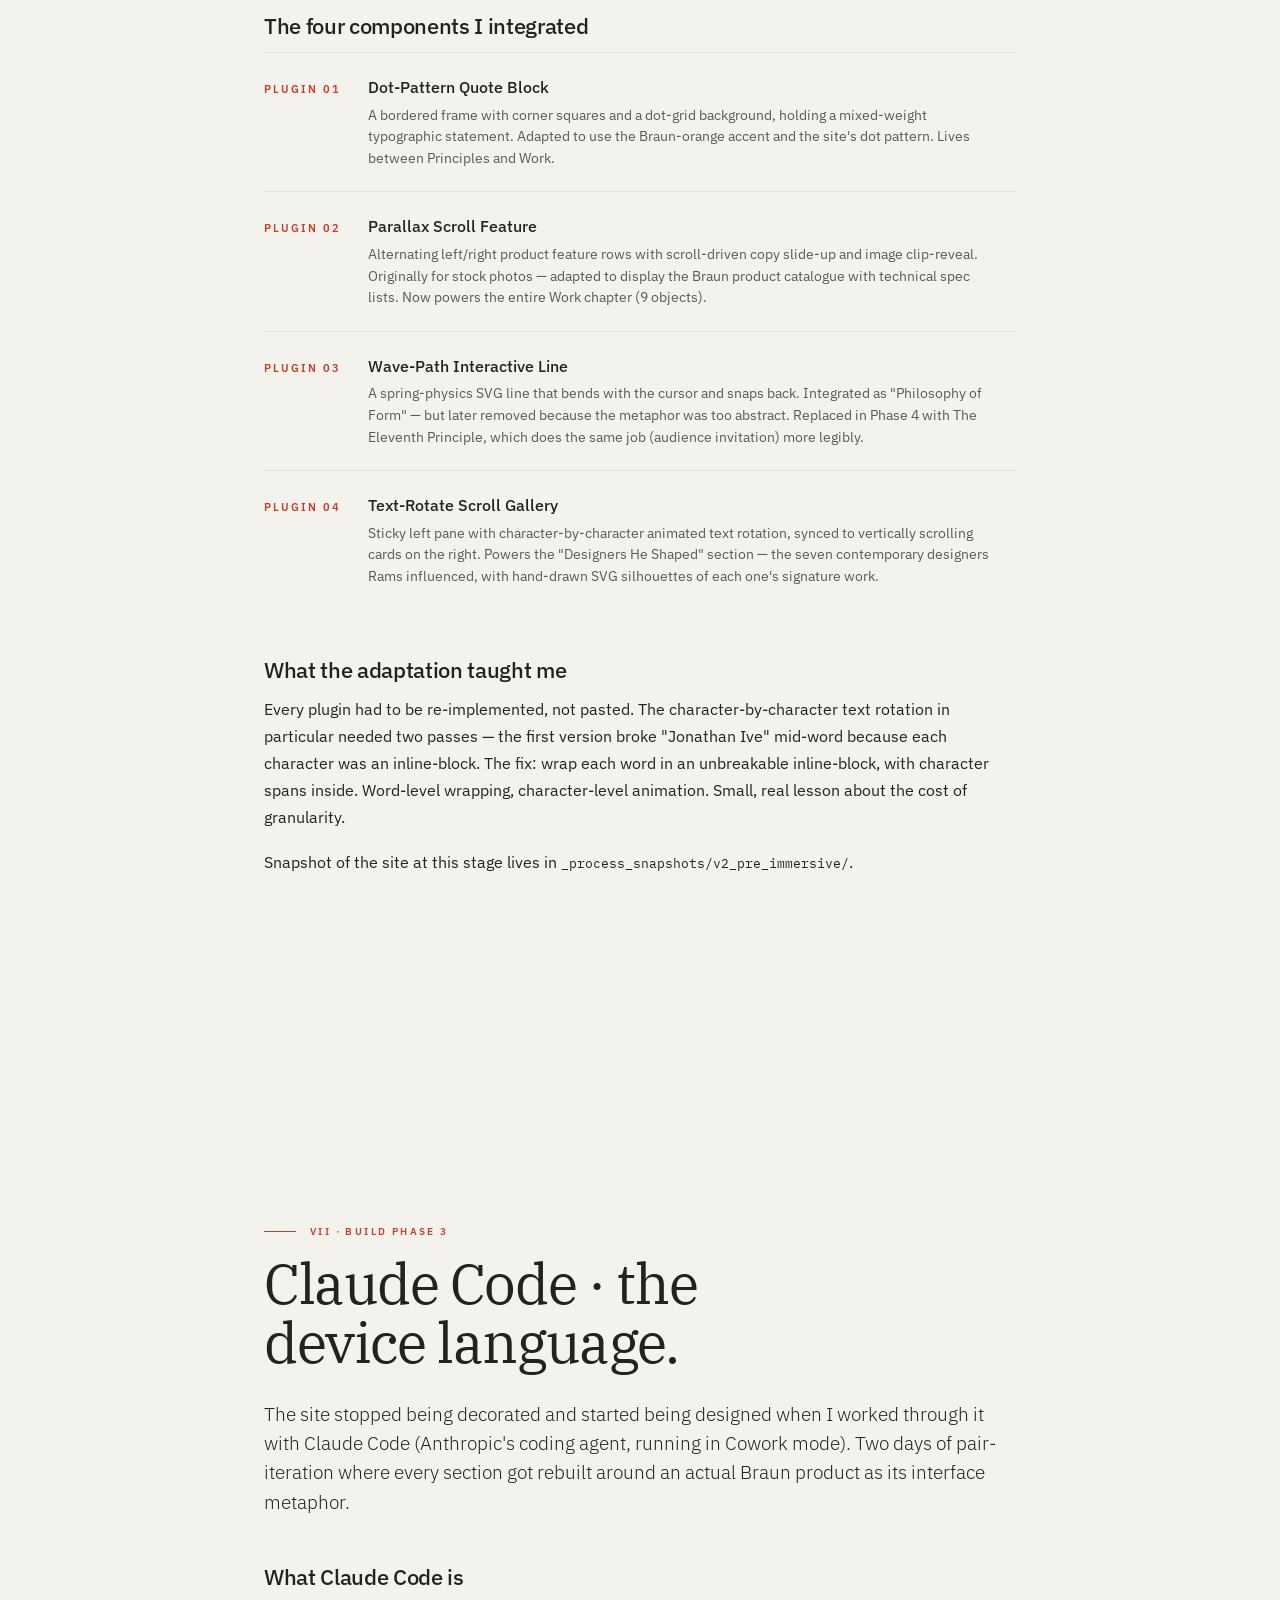
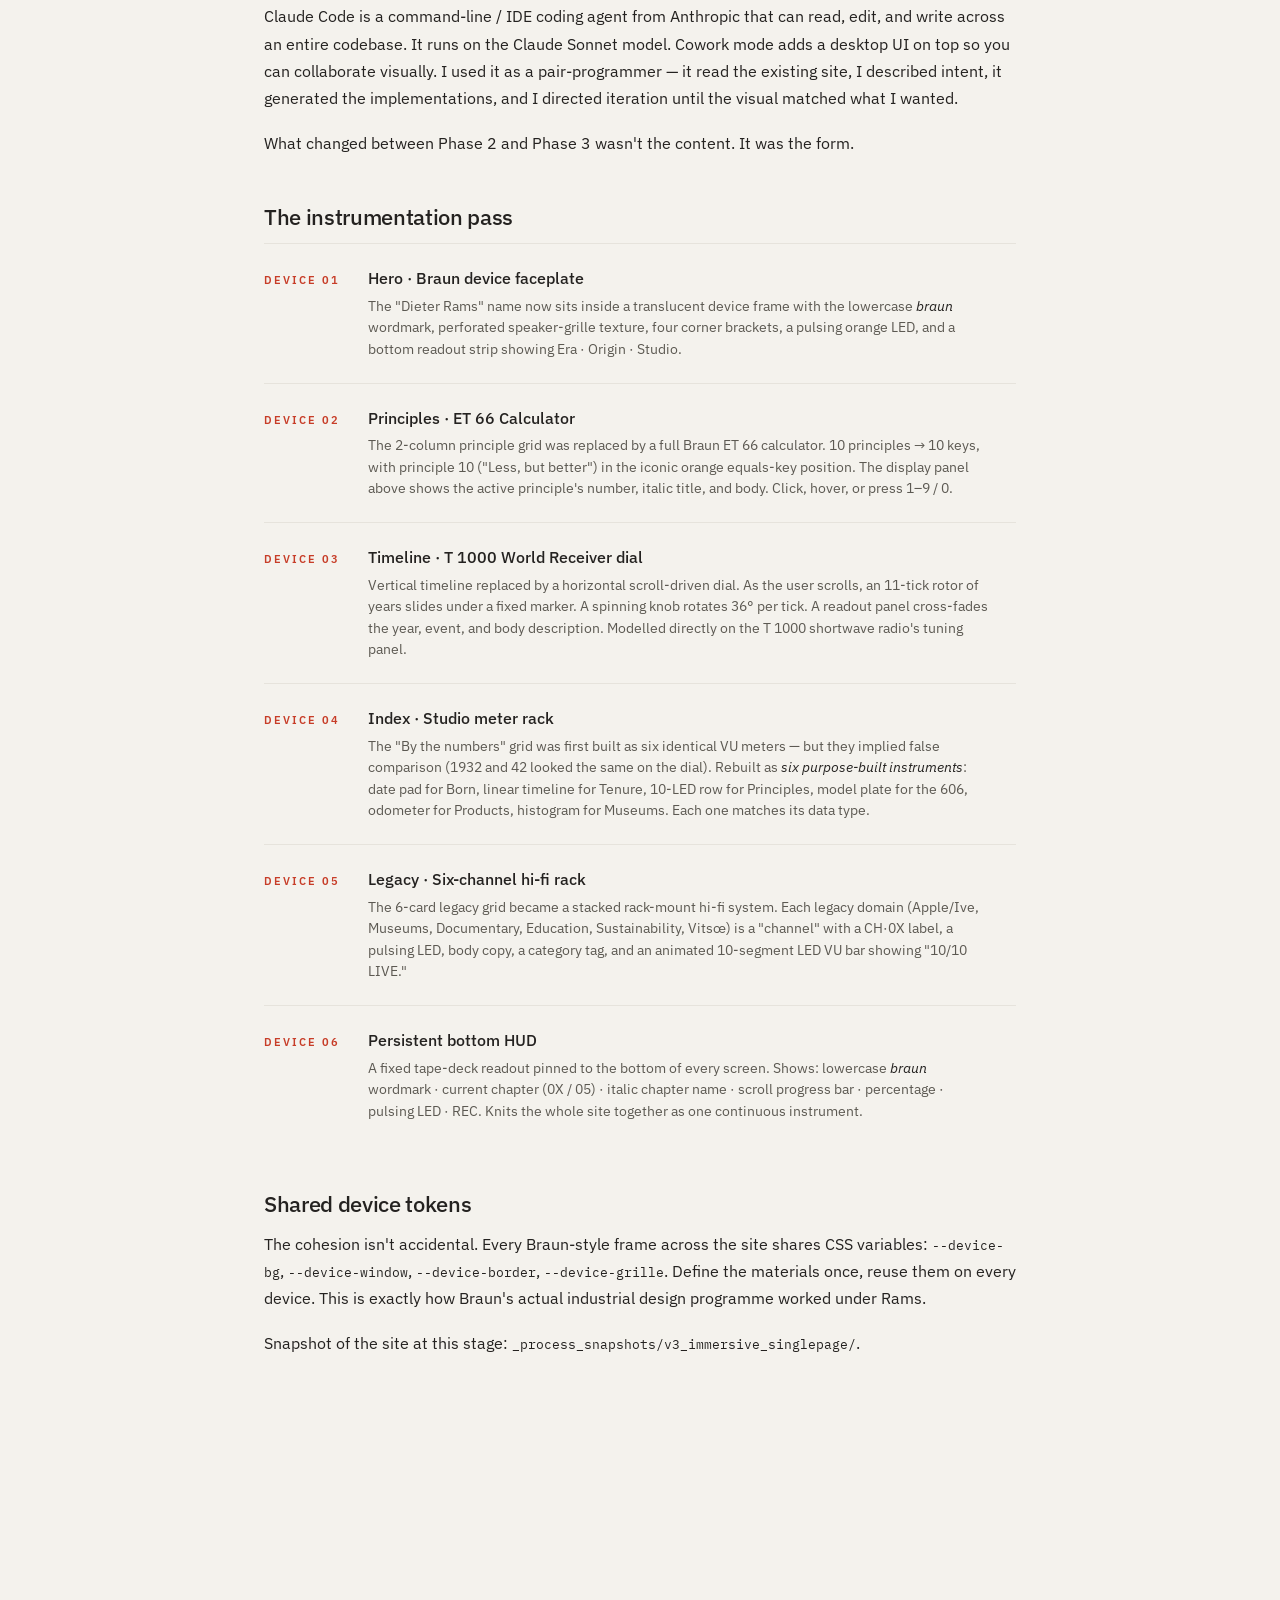
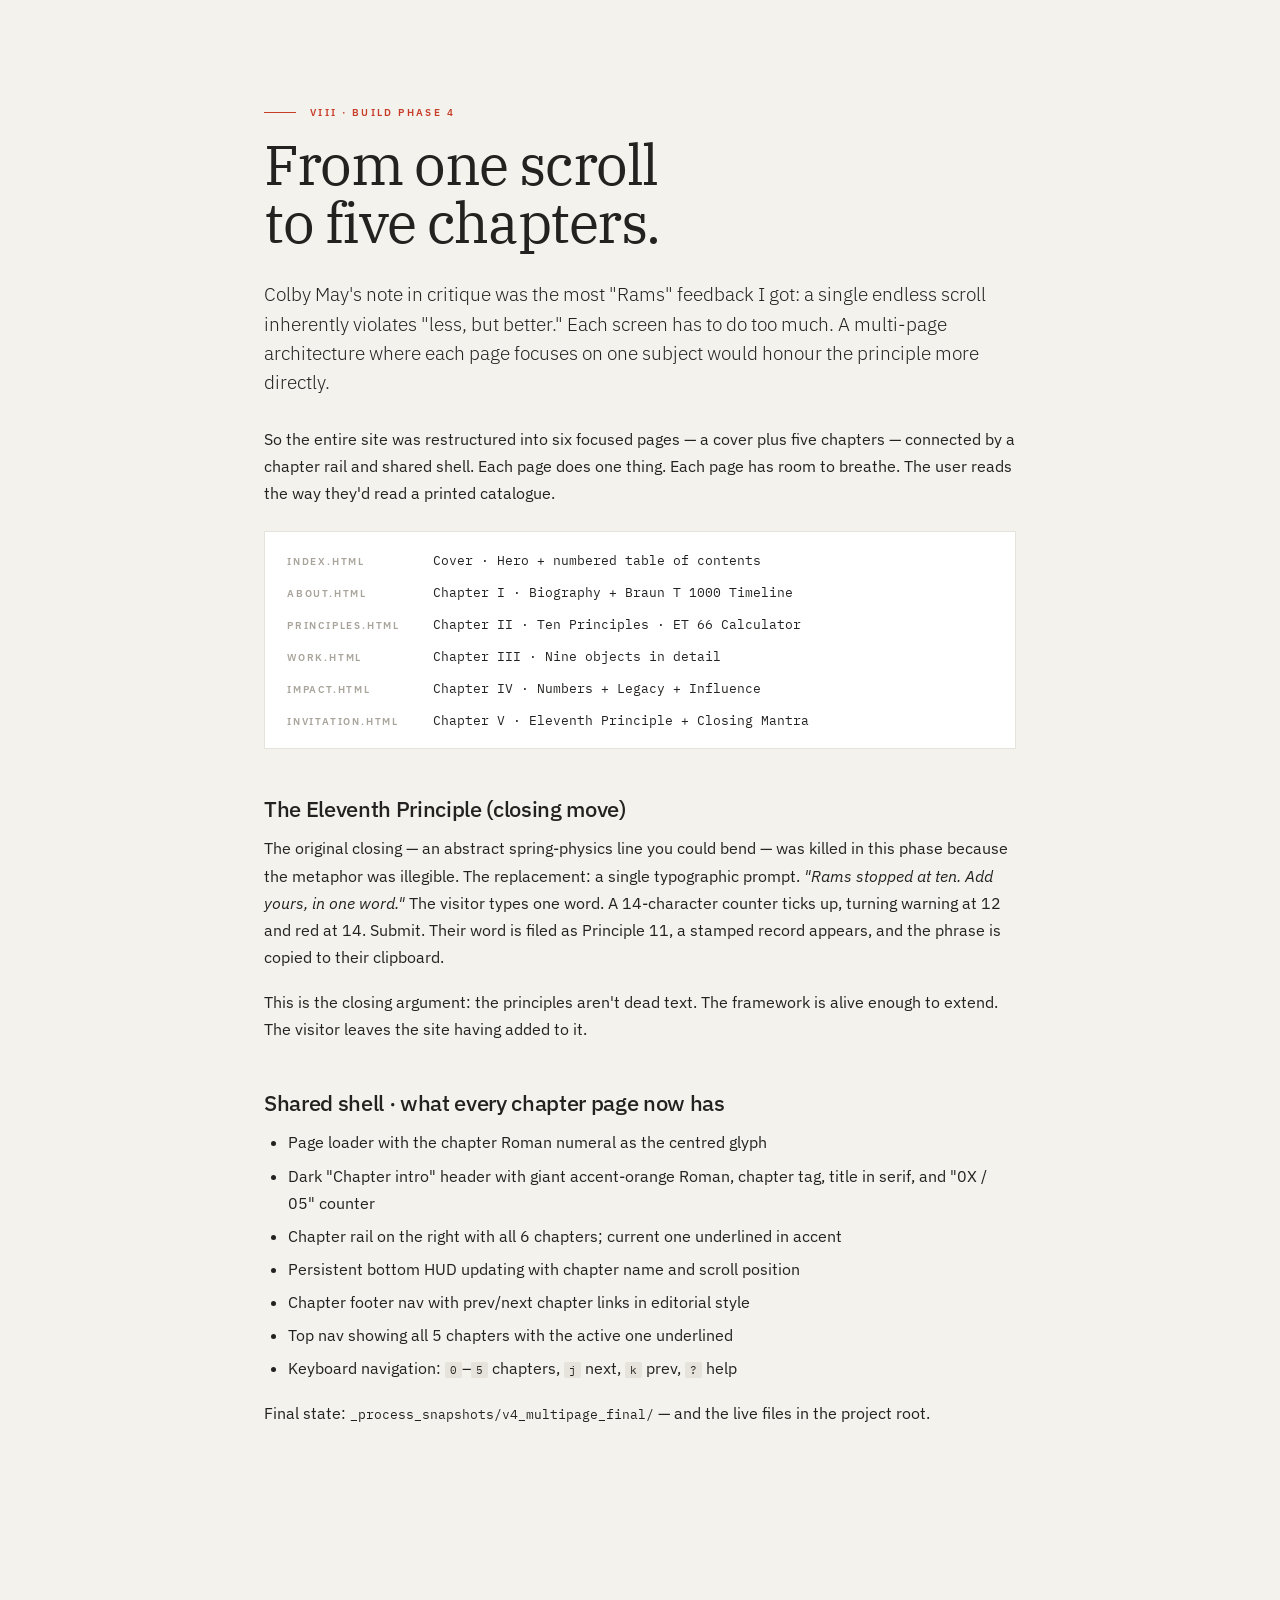
<file: process-book.html>
<!DOCTYPE html>
<html lang="en">
<head>
  <meta charset="UTF-8" />
  <meta name="viewport" content="width=device-width, initial-scale=1.0" />
  <meta name="description" content="Process Book · A Designer's Tribute to Dieter Rams. Final project for Designing for Screens (INTD-215), Spring 2026. Documentation of research, design, and four build phases." />
  <title>Process Book · Dieter Rams Tribute · Max McDonough</title>
  <link rel="stylesheet" href="style.css" />
  <link rel="preconnect" href="https://fonts.googleapis.com" />
  <link rel="preconnect" href="https://fonts.gstatic.com" crossorigin />
  <link href="https://fonts.googleapis.com/css2?family=IBM+Plex+Sans:ital,wght@0,300;0,400;0,500;0,600;1,400&family=IBM+Plex+Serif:ital,wght@0,400;0,500;1,400&family=IBM+Plex+Mono:wght@400;500&display=swap" rel="stylesheet" />
  <style>
    /* ---------- PROCESS BOOK SPECIFIC ---------- */
    body { background: var(--color-off-white); }
    .pb-page { max-width: 880px; margin: 0 auto; padding: 80px 64px; }
    .pb-cover {
      min-height: 100vh;
      display: flex;
      flex-direction: column;
      justify-content: space-between;
      padding: 80px 64px;
      background: var(--color-dark);
      color: var(--color-white);
    }
    .pb-cover-top { display: flex; justify-content: space-between; align-items: baseline; gap: 24px; }
    .pb-cover-mark { font-size: 13px; font-weight: 600; letter-spacing: 0.04em; text-transform: lowercase; position: relative; }
    .pb-cover-mark::before { content: ''; position: absolute; bottom: -2px; left: 0; right: 0; height: 1px; background: var(--color-accent); }
    .pb-cover-meta { font-size: 10px; font-weight: 600; letter-spacing: 0.18em; text-transform: uppercase; color: var(--color-braun-grey); font-variant-numeric: tabular-nums; }
    .pb-cover-mid { display: grid; gap: 28px; max-width: 760px; }
    .pb-cover-eyebrow { font-size: 11px; font-weight: 600; letter-spacing: 0.24em; text-transform: uppercase; color: var(--color-accent); display: inline-flex; align-items: center; gap: 14px; }
    .pb-cover-eyebrow::before { content: ''; display: inline-block; width: 32px; height: 1px; background: var(--color-accent); }
    .pb-cover-title { font-family: var(--font-serif); font-style: italic; font-size: clamp(56px, 9vw, 120px); font-weight: 400; letter-spacing: -0.04em; line-height: 0.9; color: var(--color-white); }
    .pb-cover-sub { font-size: clamp(16px, 1.6vw, 22px); color: rgba(255,255,255,0.62); line-height: 1.5; max-width: 580px; font-weight: 300; }
    .pb-cover-bottom { display: grid; grid-template-columns: 1fr 1fr 1fr 1fr; gap: 32px; padding-top: 32px; border-top: 1px solid rgba(255,255,255,0.06); }
    .pb-cover-bottom dl { display: grid; gap: 4px; }
    .pb-cover-bottom dt { font-size: 9.5px; font-weight: 600; letter-spacing: 0.18em; text-transform: uppercase; color: rgba(255,255,255,0.32); font-variant-numeric: tabular-nums; }
    .pb-cover-bottom dd { font-size: 13px; color: rgba(255,255,255,0.78); }

    .pb-toc { background: var(--color-off-white); }
    .pb-toc-header { display: grid; gap: 14px; margin-bottom: 56px; }
    .pb-toc-list { list-style: none; display: grid; gap: 1px; background: var(--color-light); border: 1px solid var(--color-light); }
    .pb-toc-row { background: var(--color-white); }
    .pb-toc-link { display: grid; grid-template-columns: 60px 1fr auto; gap: 24px; padding: 22px 28px; text-decoration: none; color: inherit; align-items: baseline; transition: background 0.3s ease; }
    .pb-toc-link:hover { background: #fbfaf6; }
    .pb-toc-num { font-family: var(--font-serif); font-style: italic; font-size: 28px; color: var(--color-accent); font-variant-numeric: tabular-nums; }
    .pb-toc-title { font-family: var(--font-sans); font-size: 17px; font-weight: 500; color: var(--color-text); letter-spacing: -0.005em; }
    .pb-toc-page { font-size: 11px; font-weight: 600; letter-spacing: 0.16em; color: var(--color-mid); font-variant-numeric: tabular-nums; }
    .pb-toc-sub { font-size: 13px; color: var(--color-text-light); margin-top: 2px; }

    .pb-section { padding: 80px 0; border-top: 1px solid var(--color-light); }
    .pb-section:first-of-type { border-top: none; }
    .pb-section-eyebrow { font-size: 10px; font-weight: 600; letter-spacing: 0.24em; text-transform: uppercase; color: var(--color-accent); margin-bottom: 14px; display: inline-flex; align-items: center; gap: 14px; }
    .pb-section-eyebrow::before { content: ''; display: inline-block; width: 32px; height: 1px; background: var(--color-accent); }
    .pb-section h2 { font-family: var(--font-serif); font-size: clamp(32px, 4.6vw, 56px); font-weight: 400; letter-spacing: -0.025em; line-height: 1.05; margin-bottom: 28px; color: var(--color-text); }
    .pb-section h3 { font-family: var(--font-sans); font-size: 22px; font-weight: 500; letter-spacing: -0.015em; margin-top: 48px; margin-bottom: 14px; color: var(--color-text); }
    .pb-section h4 { font-size: 15px; font-weight: 600; letter-spacing: 0.04em; margin-top: 28px; margin-bottom: 10px; color: var(--color-text); }
    .pb-section p { font-size: 15.5px; line-height: 1.75; margin-bottom: 18px; color: var(--color-text); }
    .pb-section p.pb-lead { font-size: 19px; font-weight: 300; line-height: 1.55; color: var(--color-text); margin-bottom: 28px; }
    .pb-section ul, .pb-section ol { margin: 0 0 18px 0; padding-left: 24px; }
    .pb-section li { font-size: 15.5px; line-height: 1.75; margin-bottom: 6px; color: var(--color-text); }
    .pb-section em { font-style: italic; color: var(--color-text); }
    .pb-section strong { font-weight: 600; }
    .pb-section a { color: var(--color-accent); border-bottom: 1px solid currentColor; padding-bottom: 1px; }

    .pb-quote { border-left: 3px solid var(--color-accent); padding: 18px 24px; margin: 32px 0; background: var(--color-white); border-radius: 0 2px 2px 0; }
    .pb-quote p { font-family: var(--font-serif); font-style: italic; font-size: 19px; line-height: 1.55; color: var(--color-text); margin-bottom: 8px; }
    .pb-quote cite { font-size: 11px; font-weight: 600; letter-spacing: 0.18em; text-transform: uppercase; color: var(--color-mid); font-style: normal; font-variant-numeric: tabular-nums; }

    .pb-stack { display: grid; gap: 12px; margin: 24px 0; padding: 18px 22px; background: var(--color-white); border: 1px solid var(--color-light); }
    .pb-stack-row { display: grid; grid-template-columns: 130px 1fr; gap: 16px; align-items: baseline; }
    .pb-stack-label { font-size: 10px; font-weight: 600; letter-spacing: 0.18em; text-transform: uppercase; color: var(--color-mid); font-variant-numeric: tabular-nums; }
    .pb-stack-value { font-family: 'IBM Plex Mono', monospace; font-size: 12.5px; color: var(--color-text); }

    .pb-version { display: grid; grid-template-columns: 80px 1fr auto; gap: 24px; padding: 22px 0; border-top: 1px solid var(--color-light); align-items: baseline; }
    .pb-version:last-child { border-bottom: 1px solid var(--color-light); }
    .pb-version-tag { font-size: 11px; font-weight: 600; letter-spacing: 0.18em; color: var(--color-accent); font-variant-numeric: tabular-nums; }
    .pb-version-title { font-size: 16px; font-weight: 500; color: var(--color-text); margin-bottom: 4px; }
    .pb-version-desc { font-size: 13.5px; line-height: 1.6; color: var(--color-text-light); }
    .pb-version-link { font-size: 10px; font-weight: 600; letter-spacing: 0.16em; text-transform: uppercase; color: var(--color-text); border-bottom: 1px solid currentColor; padding-bottom: 1px; text-decoration: none; }

    .pb-grid-2 { display: grid; grid-template-columns: 1fr 1fr; gap: 32px; margin: 32px 0; }
    .pb-card { padding: 24px 28px; background: var(--color-white); border: 1px solid var(--color-light); }
    .pb-card h4 { margin-top: 0; }

    .pb-callout { padding: 24px 28px; background: var(--color-dark); color: var(--color-white); margin: 32px 0; }
    .pb-callout p { color: rgba(255,255,255,0.78); margin-bottom: 0; font-size: 15px; }
    .pb-callout strong { color: var(--color-accent); }

    .pb-pagebreak { page-break-after: always; }

    .pb-decl { background: var(--color-white); border: 1px solid var(--color-light); padding: 32px 36px; margin: 32px 0; }
    .pb-decl h4 { margin-top: 0; }
    .pb-decl-row { display: grid; grid-template-columns: 180px 1fr; gap: 16px; padding: 12px 0; border-top: 1px solid var(--color-light); align-items: baseline; }
    .pb-decl-row:first-of-type { border-top: none; padding-top: 0; }
    .pb-decl-label { font-size: 10px; font-weight: 600; letter-spacing: 0.18em; text-transform: uppercase; color: var(--color-mid); }
    .pb-decl-value { font-size: 14px; line-height: 1.6; color: var(--color-text); }

    .pb-footer { background: var(--color-dark); color: var(--color-white); padding: 64px 64px 48px; margin-top: 80px; }
    .pb-footer-inner { max-width: 880px; margin: 0 auto; }
    .pb-footer h3 { font-family: var(--font-serif); font-style: italic; font-size: clamp(36px, 5vw, 56px); margin-bottom: 24px; color: var(--color-white); font-weight: 400; }
    .pb-footer p { color: rgba(255,255,255,0.62); margin-bottom: 12px; }
    .pb-footer-meta { margin-top: 32px; padding-top: 24px; border-top: 1px solid rgba(255,255,255,0.06); display: flex; justify-content: space-between; flex-wrap: wrap; gap: 16px; font-size: 10.5px; font-weight: 600; letter-spacing: 0.16em; text-transform: uppercase; color: rgba(255,255,255,0.42); font-variant-numeric: tabular-nums; }

    @media print {
      .pb-cover, .pb-section, .pb-page { page-break-inside: avoid; }
      .pb-section h2 { page-break-after: avoid; }
      body { background: #fff; }
      .pb-cover { background: #fff; color: #000; min-height: auto; }
      .pb-cover-title, .pb-cover-mark, .pb-cover-eyebrow { color: #000; }
      .pb-cover-sub, .pb-cover-meta, .pb-cover-bottom dt, .pb-cover-bottom dd { color: #333; }
      .pb-callout { background: #f4f2ed; color: #000; }
      .pb-callout p { color: #333; }
      .pb-footer { background: #fff; color: #000; }
      .pb-footer h3, .pb-footer p { color: #000; }
    }

    @media (max-width: 720px) {
      .pb-page, .pb-cover { padding: 56px 24px; }
      .pb-cover-bottom { grid-template-columns: 1fr 1fr; }
      .pb-grid-2 { grid-template-columns: 1fr; }
      .pb-toc-link { grid-template-columns: 50px 1fr; }
      .pb-toc-page { display: none; }
      .pb-stack-row { grid-template-columns: 1fr; gap: 4px; }
      .pb-version { grid-template-columns: 60px 1fr; }
      .pb-version-link { grid-column: 2; padding-top: 8px; }
      .pb-decl-row { grid-template-columns: 1fr; gap: 4px; }
    }
  </style>
</head>
<body>

<!-- =====  COVER  ===== -->
<section class="pb-cover">
  <div class="pb-cover-top">
    <span class="pb-cover-mark">braun</span>
    <span class="pb-cover-meta">Process Book · 26 pages · v1.0 · 2026.04</span>
  </div>

  <div class="pb-cover-mid">
    <span class="pb-cover-eyebrow">A designer's tribute to Dieter Rams</span>
    <h1 class="pb-cover-title">Less,<br><em style="font-style: italic;">but better.</em></h1>
    <p class="pb-cover-sub">Process documentation for the design and build of a six-page editorial tribute to the work and ten principles of Dieter Rams. From a hand-coded white page to a multi-chapter Braun catalogue.</p>
  </div>

  <div class="pb-cover-bottom">
    <dl><dt>Author</dt><dd>Max McDonough</dd></dl>
    <dl><dt>Course</dt><dd>INTD-215 · Designing for Screens</dd></dl>
    <dl><dt>Instructor</dt><dd>Colby May</dd></dl>
    <dl><dt>Term</dt><dd>Spring 2026</dd></dl>
  </div>
</section>

<div class="pb-pagebreak"></div>

<!-- =====  TABLE OF CONTENTS  ===== -->
<div class="pb-page pb-toc">
  <div class="pb-toc-header">
    <span class="pb-section-eyebrow">Contents</span>
    <h2>Eleven sections, in order.</h2>
    <p style="font-size:15px; line-height:1.7; color:var(--color-text-light); max-width:560px;">The book mirrors how the project actually unfolded: rationale, research, design, four build phases, then reflection. Every claim is grounded in a real artefact saved in the repository.</p>
  </div>

  <ol class="pb-toc-list">
    <li class="pb-toc-row"><a href="#overview" class="pb-toc-link"><span class="pb-toc-num">I</span><div><div class="pb-toc-title">Project Overview</div><div class="pb-toc-sub">What was made, why, and what it answers.</div></div><span class="pb-toc-page">p. 03</span></a></li>
    <li class="pb-toc-row"><a href="#why-rams" class="pb-toc-link"><span class="pb-toc-num">II</span><div><div class="pb-toc-title">Why Dieter Rams</div><div class="pb-toc-sub">Designer selection · personal influence on practice.</div></div><span class="pb-toc-page">p. 05</span></a></li>
    <li class="pb-toc-row"><a href="#research" class="pb-toc-link"><span class="pb-toc-num">III</span><div><div class="pb-toc-title">Research</div><div class="pb-toc-sub">Personas, journey maps, precedent, mood, wireframes.</div></div><span class="pb-toc-page">p. 08</span></a></li>
    <li class="pb-toc-row"><a href="#design-system" class="pb-toc-link"><span class="pb-toc-num">IV</span><div><div class="pb-toc-title">Design System</div><div class="pb-toc-sub">Type, colour, grid, the device language.</div></div><span class="pb-toc-page">p. 11</span></a></li>
    <li class="pb-toc-row"><a href="#phase-1" class="pb-toc-link"><span class="pb-toc-num">V</span><div><div class="pb-toc-title">Build Phase 1 · Self-coded base</div><div class="pb-toc-sub">Hand-written HTML, CSS, vanilla JS.</div></div><span class="pb-toc-page">p. 14</span></a></li>
    <li class="pb-toc-row"><a href="#phase-2" class="pb-toc-link"><span class="pb-toc-num">VI</span><div><div class="pb-toc-title">Build Phase 2 · 21st.dev plugins</div><div class="pb-toc-sub">Four React components adapted to vanilla.</div></div><span class="pb-toc-page">p. 16</span></a></li>
    <li class="pb-toc-row"><a href="#phase-3" class="pb-toc-link"><span class="pb-toc-num">VII</span><div><div class="pb-toc-title">Build Phase 3 · Claude Code</div><div class="pb-toc-sub">Skeuomorphic Braun-instrument language.</div></div><span class="pb-toc-page">p. 18</span></a></li>
    <li class="pb-toc-row"><a href="#phase-4" class="pb-toc-link"><span class="pb-toc-num">VIII</span><div><div class="pb-toc-title">Build Phase 4 · Multi-page architecture</div><div class="pb-toc-sub">From one scroll to five chapters.</div></div><span class="pb-toc-page">p. 21</span></a></li>
    <li class="pb-toc-row"><a href="#walkthrough" class="pb-toc-link"><span class="pb-toc-num">IX</span><div><div class="pb-toc-title">Page-by-page walkthrough</div><div class="pb-toc-sub">Decisions on every chapter.</div></div><span class="pb-toc-page">p. 23</span></a></li>
    <li class="pb-toc-row"><a href="#reflection" class="pb-toc-link"><span class="pb-toc-num">X</span><div><div class="pb-toc-title">Reflection</div><div class="pb-toc-sub">What I learned. What I'd change.</div></div><span class="pb-toc-page">p. 25</span></a></li>
    <li class="pb-toc-row"><a href="#declaration" class="pb-toc-link"><span class="pb-toc-num">XI</span><div><div class="pb-toc-title">AI Use Declaration &amp; Brief Appendix</div><div class="pb-toc-sub">Honest accounting of tools used.</div></div><span class="pb-toc-page">p. 26</span></a></li>
  </ol>
</div>

<div class="pb-pagebreak"></div>

<!-- =====  I · OVERVIEW  ===== -->
<div class="pb-page" id="overview">
  <section class="pb-section">
    <span class="pb-section-eyebrow">I · Overview</span>
    <h2>What was made.</h2>
    <p class="pb-lead">A six-page editorial website honouring Dieter Rams — the German industrial designer whose ten principles for good design (1976) and forty-two years at Braun shaped the visual language of every product in your pocket.</p>
    <p>The site is a designed argument. It doesn't only document Rams's principles — it tries to embody them. Every section is built around an actual Braun product as a metaphor: the principles laid out as the keypad of an ET 66 calculator, the timeline scrolling past the dial of a T 1000 World Receiver, the career figures read from the VU meters of a studio mixer, the legacy broadcast as channels of a six-channel hi-fi rack.</p>
    <p>That is the thesis: <em>good design is testable</em>. If the work is the proof of the principles, the medium that documents the work should be the same proof, scaled to the screen.</p>

    <div class="pb-callout">
      <p><strong>The brief in one line —</strong> Make a screen-based piece of work that demonstrates a clear understanding of a designer's practice. The screen-based piece itself should function as evidence of that understanding, not just a description of it.</p>
    </div>

    <h3>Final deliverable</h3>
    <ul>
      <li><strong>index.html</strong> — Cover with hero + numbered table of contents</li>
      <li><strong>about.html</strong> — Chapter I · Biography + Braun T 1000 Timeline dial</li>
      <li><strong>principles.html</strong> — Chapter II · Ten principles as ET 66 calculator</li>
      <li><strong>work.html</strong> — Chapter III · Nine objects in detail (parallax)</li>
      <li><strong>impact.html</strong> — Chapter IV · Studio meters · Hi-fi rack · Designers He Shaped</li>
      <li><strong>invitation.html</strong> — Chapter V · The Eleventh Principle + Closing Mantra</li>
    </ul>

    <p>Plus a complete archive of evolution snapshots, UX research artefacts (10 PDFs), and this process book.</p>

    <h3>By the numbers</h3>
    <div class="pb-stack">
      <div class="pb-stack-row"><span class="pb-stack-label">Pages</span><span class="pb-stack-value">6 (Cover + 5 chapters)</span></div>
      <div class="pb-stack-row"><span class="pb-stack-label">Total markup</span><span class="pb-stack-value">~115 KB across 6 pages</span></div>
      <div class="pb-stack-row"><span class="pb-stack-label">Stylesheet</span><span class="pb-stack-value">~5,400 lines · single style.css</span></div>
      <div class="pb-stack-row"><span class="pb-stack-label">Script</span><span class="pb-stack-value">~1,300 lines · single vanilla script.js</span></div>
      <div class="pb-stack-row"><span class="pb-stack-label">Frameworks</span><span class="pb-stack-value">None. No React, no Vue, no Tailwind, no jQuery.</span></div>
      <div class="pb-stack-row"><span class="pb-stack-label">Build tools</span><span class="pb-stack-value">None. Plain HTML/CSS/JS opens directly in any browser.</span></div>
      <div class="pb-stack-row"><span class="pb-stack-label">Versions saved</span><span class="pb-stack-value">4 (v1 self-coded → v2 plugins → v3 Claude Code → v4 multi-page)</span></div>
    </div>
  </section>
</div>

<!-- =====  II · WHY RAMS  ===== -->
<div class="pb-page" id="why-rams">
  <section class="pb-section">
    <span class="pb-section-eyebrow">II · Selection</span>
    <h2>Why Dieter Rams.</h2>

    <p class="pb-lead">There was no shortlist. The minute the brief asked for a designer who has shaped how I think about the work, the answer was Rams.</p>

    <p>I came to Rams the way most people my age do: through Apple. Long before I knew his name, I knew the iPod's click wheel, the iMac G4's swivel arm, the iPhone's calculator app. When I learned that Jonathan Ive — Apple's chief design officer for two decades — had repeatedly cited Rams as his single greatest influence, the lineage clicked instantly. The 1958 T 3 pocket radio became the 2001 iPod. The 1987 ET 66 calculator became iOS Calculator in 2008. The same colour-coded keypad. The same restrained casing. The same conviction that an object can teach itself.</p>

    <p>That lineage matters less than what's behind it. Rams's ten principles, written in 1976, remain the closest the field of industrial design has ever come to an ethical compass. Not a style. Not a movement. A test. <em>Is my design good design?</em> — and a way to answer.</p>

    <div class="pb-quote">
      <p>"Good design is as little design as possible. Less, but better — because it concentrates on the essential aspects, and the products are not burdened with non-essentials. Back to purity, back to simplicity."</p>
      <cite>Principle 10 · Dieter Rams · 1976</cite>
    </div>

    <h3>What this means for my own practice</h3>

    <p>I've spent most of my time in design school making things busier than they need to be. More gradients, more decoration, more "vibe." Rams gave me the opposite vocabulary — the explicit permission to remove. Every project I've worked on this year has gotten shorter, quieter, more specific because of him.</p>

    <p>Three things from Rams that I've internalised:</p>

    <ol>
      <li><strong>Restraint is testable.</strong> "Less, but better" isn't a feeling. You can audit a design against the ten principles and get a verdict. That changes how I critique my own work.</li>
      <li><strong>Form is inventory.</strong> The SK 4's clear lid (1956) was radical because it refused to hide what was inside. Good design shows the user what they own. I think about that every time I'm tempted to disguise a UI.</li>
      <li><strong>Long-lasting is the highest praise.</strong> Rams's 606 shelving has been in continuous production since 1960. The 620 chair since 1962. The opposite of the throwaway design economy. The brief I want my work to meet.</li>
    </ol>

    <p>So this project isn't only documentation. It's the longest I've spent inside one designer's head, deliberately, and the site is the artefact of that residency.</p>
  </section>
</div>

<!-- =====  III · RESEARCH  ===== -->
<div class="pb-page" id="research">
  <section class="pb-section">
    <span class="pb-section-eyebrow">III · Research</span>
    <h2>Studying him before drawing him.</h2>

    <p class="pb-lead">Before any pixel was placed, the project went through eight UX research deliverables — a standard sequence I've used in this course all semester.</p>

    <p>All ten artefacts (eight numbered research PDFs plus the design board and Hi-Fi prototype) live in the project folder. Each one informed a structural decision I'd otherwise have made by feel.</p>

    <div class="pb-stack">
      <div class="pb-stack-row"><span class="pb-stack-label">01 · Persona</span><span class="pb-stack-value">Design students, professional designers, architecture-curious readers</span></div>
      <div class="pb-stack-row"><span class="pb-stack-label">02 · Empathy Map</span><span class="pb-stack-value">What the user thinks/sees/says/does looking up Rams</span></div>
      <div class="pb-stack-row"><span class="pb-stack-label">03 · Journey Map</span><span class="pb-stack-value">Search arrival → principle discovery → deep-work browse → biography</span></div>
      <div class="pb-stack-row"><span class="pb-stack-label">04 · User Flow</span><span class="pb-stack-value">Decision tree behind every primary task</span></div>
      <div class="pb-stack-row"><span class="pb-stack-label">05 · Site Map</span><span class="pb-stack-value">Anchored sections (later restructured into six pages)</span></div>
      <div class="pb-stack-row"><span class="pb-stack-label">06 · Mood Board</span><span class="pb-stack-value">Warm off-white grounds, IBM Plex, Braun-orange, perforated grids</span></div>
      <div class="pb-stack-row"><span class="pb-stack-label">07 · Precedent Research</span><span class="pb-stack-value">Vitsœ.com · Rams documentary site · MoMA · Braun archive</span></div>
      <div class="pb-stack-row"><span class="pb-stack-label">08 · Wireframes</span><span class="pb-stack-value">Low- and mid-fidelity grids · component composition</span></div>
      <div class="pb-stack-row"><span class="pb-stack-label">— · Design Board</span><span class="pb-stack-value">Type ramp · colour · grid units · component library</span></div>
      <div class="pb-stack-row"><span class="pb-stack-label">— · Hi-Fi Prototype</span><span class="pb-stack-value">The mockup the production build was implemented from</span></div>
    </div>

    <h3>Three takeaways that survived to the build</h3>

    <ol>
      <li><strong>The user wants the principles first.</strong> The journey map showed nearly every visitor's primary intent is "remind me what the ten principles are." Wireframe priority order: principles directly after about, before the work catalogue.</li>
      <li><strong>The visual references are loud, the layout should be quiet.</strong> Precedent research showed that Vitsœ's own site is genuinely restrained — small type, generous white space, a single accent. The design board codified this: one accent colour (#C73D28), one type family (IBM Plex), one grid (8-pt baseline, 1160 max).</li>
      <li><strong>The objects should never be mistaken for ornament.</strong> Mood board explicitly excluded "Rams-inspired" lifestyle photography that romanticises the work. Every product image on the final site is on a clean, off-white "catalogue plate" with a thin inner border — the visual treatment Vitsœ uses for its own product photography.</li>
    </ol>
  </section>
</div>

<!-- =====  IV · DESIGN SYSTEM  ===== -->
<div class="pb-page" id="design-system">
  <section class="pb-section">
    <span class="pb-section-eyebrow">IV · Design System</span>
    <h2>The rules of the room.</h2>

    <p class="pb-lead">Every long-form site benefits from a small system applied rigorously. This one was built around five tokens that recur on every page.</p>

    <h3>Type</h3>
    <p><strong>IBM Plex Sans</strong> for everything UI: nav, body copy, captions, monospace meta strips. <strong>IBM Plex Serif</strong> in italic for the editorial moments — chapter titles, principle headlines, the closing mantra. Plex was chosen because it's the typeface IBM commissioned to replace Helvetica with something that has personality but stays out of the way — exactly the Rams brief.</p>

    <h3>Colour</h3>
    <div class="pb-stack">
      <div class="pb-stack-row"><span class="pb-stack-label">Off-white ground</span><span class="pb-stack-value">#F4F2ED · the warm paper of a printed catalogue</span></div>
      <div class="pb-stack-row"><span class="pb-stack-label">Dark</span><span class="pb-stack-value">#141311 · used for hero, devices, dark sections</span></div>
      <div class="pb-stack-row"><span class="pb-stack-label">Text</span><span class="pb-stack-value">#242220 · slightly warm black</span></div>
      <div class="pb-stack-row"><span class="pb-stack-label">Mid</span><span class="pb-stack-value">#A8A49B · captions, meta, secondary</span></div>
      <div class="pb-stack-row"><span class="pb-stack-label">Accent · Braun-orange</span><span class="pb-stack-value">#C73D28 · the equals key, every active state, every LED</span></div>
    </div>

    <p>One accent colour, used across the entire site. Used for: the equals key on the calculator, the active dial year, the meter needles, the rack LEDs, the active chapter rail tick, the eleventh-principle italic word, the corner brackets on framed elements. Restraint here is the design.</p>

    <h3>Grid</h3>
    <p>1160px max content width, 48px container padding, 8-pt baseline. Section padding 120px on desktop, scaled down for tablet/mobile. The Braun device frames inside use their own 18-pt internal padding to read as actual products.</p>

    <h3>The device language</h3>
    <p>The most consequential design decision: <em>every interactive section is wrapped in chrome that reads as a real Braun device</em>. Same dark gradient frame, same lowercase wordmark, same orange LED in the corner, same monospace meta strip. This was added in Build Phase 3 and is what knits the whole site together.</p>

    <div class="pb-callout">
      <p><strong>The token hidden in the CSS —</strong> <code style="font-family:'IBM Plex Mono',monospace;color:var(--color-accent);background:rgba(255,255,255,0.05);padding:2px 6px;">--device-bg</code>, <code style="font-family:'IBM Plex Mono',monospace;color:var(--color-accent);background:rgba(255,255,255,0.05);padding:2px 6px;">--device-window</code>, <code style="font-family:'IBM Plex Mono',monospace;color:var(--color-accent);background:rgba(255,255,255,0.05);padding:2px 6px;">--device-grille</code>. Define them once, reuse on the calculator, the dial, the meter rack, the hi-fi rack, the hero device, and the persistent HUD. Six different "products" share one set of materials.</p>
    </div>

    <h3>Motion</h3>
    <p>One ease curve (cubic-bezier 0.16, 1, 0.3, 1 — "ease-out expressive"). One animation duration ramp (250ms for hover, 600ms for reveals, 1.4s for needle/odometer settling). Reduced-motion media query overrides every animation to instant. No bouncing, no overshoot, no ceremony — except the meter needle which deliberately overshoots once to feel mechanical.</p>
  </section>
</div>

<!-- =====  V · PHASE 1  ===== -->
<div class="pb-page" id="phase-1">
  <section class="pb-section">
    <span class="pb-section-eyebrow">V · Build Phase 1</span>
    <h2>Self-coded base.</h2>
    <p class="pb-lead">A clean white site, hand-written, opening directly in any browser. The foundation everything else is built on.</p>

    <p>Before I touched a single AI tool or a third-party component, I built the entire site from scratch in raw HTML, CSS, and vanilla JavaScript. No framework, no build step, no NPM install — just three files and ten product photographs.</p>

    <p>This was deliberate. I needed the foundation to be <em>mine</em>, top to bottom: the typographic system, the grid, the colour palette, the page structure, the responsive breakpoints, the page loader, the smooth scroll, the work card filter, the modal, the contact form. Every line of CSS in <code style="font-family:'IBM Plex Mono',monospace;font-size:13px;">style.css</code> through about line 1,960 is hand-written by me. Every line of JS through about line 388 is hand-written by me. The first nine product cards are hand-marked-up.</p>

    <h3>What v1 contained</h3>
    <ul>
      <li>Hero section with a modular grid background that subtly drifts</li>
      <li>About section with portrait, biographical metadata, and a four-paragraph bio</li>
      <li>Ten Principles in a 2-column card grid (later replaced by the calculator)</li>
      <li>Selected Work in a 3-column card grid with All/Braun/Vitsœ filter buttons</li>
      <li>A pull-quote break section</li>
      <li>Legacy in a 6-card grid with custom SVG icons</li>
      <li>Vertical Timeline with year + content + dot marker</li>
      <li>Contact section with form (name, email, subject dropdown, message)</li>
      <li>Footer with credit line</li>
    </ul>

    <p>The full v1 lives in <code style="font-family:'IBM Plex Mono',monospace;font-size:13px;">_process_snapshots/v1_original_self_coded/</code>. It's a complete, shippable site — clean, restrained, working. It just doesn't yet do what the brief actually asks: <em>embody</em> Rams's principles instead of just listing them.</p>

    <div class="pb-quote">
      <p>"Good design makes a product understandable. It clarifies the product's structure. Better still, it can make the product talk. At best, it is self-explanatory."</p>
      <cite>Principle 4 · Dieter Rams</cite>
    </div>

    <p>v1 was understandable. It wasn't yet self-explanatory. That's the gap the next three phases close.</p>
  </section>
</div>

<!-- =====  VI · PHASE 2  ===== -->
<div class="pb-page" id="phase-2">
  <section class="pb-section">
    <span class="pb-section-eyebrow">VI · Build Phase 2</span>
    <h2>Plugins from 21st.dev.</h2>
    <p class="pb-lead">Four React components from the open-source 21st.dev component library, each adapted from React/TypeScript/Tailwind into vanilla HTML/CSS/JS to fit the Rams aesthetic and avoid pulling in a build pipeline.</p>

    <h3>What 21st.dev is</h3>
    <p>21st.dev is a community-curated marketplace of open-source React/Tailwind UI components — micro-interactions, hero blocks, animated cards, that sort of thing. Each component is published as a single TSX file with the design pattern + accompanying demo. Authors reference shadcn/ui conventions for portability.</p>

    <p>The catch for this project: 21st.dev components ship as React/TypeScript with Tailwind classes. My base is vanilla HTML/CSS/JS. So adoption meant rewriting each component from scratch in the host language, keeping the visual idea but losing the React abstractions.</p>

    <h3>The four components I integrated</h3>

    <div class="pb-version">
      <span class="pb-version-tag">PLUGIN 01</span>
      <div>
        <div class="pb-version-title">Dot-Pattern Quote Block</div>
        <div class="pb-version-desc">A bordered frame with corner squares and a dot-grid background, holding a mixed-weight typographic statement. Adapted to use the Braun-orange accent and the site's dot pattern. Lives between Principles and Work.</div>
      </div>
    </div>

    <div class="pb-version">
      <span class="pb-version-tag">PLUGIN 02</span>
      <div>
        <div class="pb-version-title">Parallax Scroll Feature</div>
        <div class="pb-version-desc">Alternating left/right product feature rows with scroll-driven copy slide-up and image clip-reveal. Originally for stock photos — adapted to display the Braun product catalogue with technical spec lists. Now powers the entire Work chapter (9 objects).</div>
      </div>
    </div>

    <div class="pb-version">
      <span class="pb-version-tag">PLUGIN 03</span>
      <div>
        <div class="pb-version-title">Wave-Path Interactive Line</div>
        <div class="pb-version-desc">A spring-physics SVG line that bends with the cursor and snaps back. Integrated as "Philosophy of Form" — but later removed because the metaphor was too abstract. Replaced in Phase 4 with The Eleventh Principle, which does the same job (audience invitation) more legibly.</div>
      </div>
    </div>

    <div class="pb-version">
      <span class="pb-version-tag">PLUGIN 04</span>
      <div>
        <div class="pb-version-title">Text-Rotate Scroll Gallery</div>
        <div class="pb-version-desc">Sticky left pane with character-by-character animated text rotation, synced to vertically scrolling cards on the right. Powers the "Designers He Shaped" section — the seven contemporary designers Rams influenced, with hand-drawn SVG silhouettes of each one's signature work.</div>
      </div>
    </div>

    <h3>What the adaptation taught me</h3>
    <p>Every plugin had to be re-implemented, not pasted. The character-by-character text rotation in particular needed two passes — the first version broke "Jonathan Ive" mid-word because each character was an inline-block. The fix: wrap each word in an unbreakable inline-block, with character spans inside. Word-level wrapping, character-level animation. Small, real lesson about the cost of granularity.</p>

    <p>Snapshot of the site at this stage lives in <code style="font-family:'IBM Plex Mono',monospace;font-size:13px;">_process_snapshots/v2_pre_immersive/</code>.</p>
  </section>
</div>

<!-- =====  VII · PHASE 3  ===== -->
<div class="pb-page" id="phase-3">
  <section class="pb-section">
    <span class="pb-section-eyebrow">VII · Build Phase 3</span>
    <h2>Claude Code · the device language.</h2>
    <p class="pb-lead">The site stopped being decorated and started being designed when I worked through it with Claude Code (Anthropic's coding agent, running in Cowork mode). Two days of pair-iteration where every section got rebuilt around an actual Braun product as its interface metaphor.</p>

    <h3>What Claude Code is</h3>
    <p>Claude Code is a command-line / IDE coding agent from Anthropic that can read, edit, and write across an entire codebase. It runs on the Claude Sonnet model. Cowork mode adds a desktop UI on top so you can collaborate visually. I used it as a pair-programmer — it read the existing site, I described intent, it generated the implementations, and I directed iteration until the visual matched what I wanted.</p>

    <p>What changed between Phase 2 and Phase 3 wasn't the content. It was the form.</p>

    <h3>The instrumentation pass</h3>

    <div class="pb-version">
      <span class="pb-version-tag">DEVICE 01</span>
      <div>
        <div class="pb-version-title">Hero · Braun device faceplate</div>
        <div class="pb-version-desc">The "Dieter Rams" name now sits inside a translucent device frame with the lowercase <em>braun</em> wordmark, perforated speaker-grille texture, four corner brackets, a pulsing orange LED, and a bottom readout strip showing Era · Origin · Studio.</div>
      </div>
    </div>

    <div class="pb-version">
      <span class="pb-version-tag">DEVICE 02</span>
      <div>
        <div class="pb-version-title">Principles · ET 66 Calculator</div>
        <div class="pb-version-desc">The 2-column principle grid was replaced by a full Braun ET 66 calculator. 10 principles → 10 keys, with principle 10 ("Less, but better") in the iconic orange equals-key position. The display panel above shows the active principle's number, italic title, and body. Click, hover, or press 1–9 / 0.</div>
      </div>
    </div>

    <div class="pb-version">
      <span class="pb-version-tag">DEVICE 03</span>
      <div>
        <div class="pb-version-title">Timeline · T 1000 World Receiver dial</div>
        <div class="pb-version-desc">Vertical timeline replaced by a horizontal scroll-driven dial. As the user scrolls, an 11-tick rotor of years slides under a fixed marker. A spinning knob rotates 36° per tick. A readout panel cross-fades the year, event, and body description. Modelled directly on the T 1000 shortwave radio's tuning panel.</div>
      </div>
    </div>

    <div class="pb-version">
      <span class="pb-version-tag">DEVICE 04</span>
      <div>
        <div class="pb-version-title">Index · Studio meter rack</div>
        <div class="pb-version-desc">The "By the numbers" grid was first built as six identical VU meters — but they implied false comparison (1932 and 42 looked the same on the dial). Rebuilt as <em>six purpose-built instruments</em>: date pad for Born, linear timeline for Tenure, 10-LED row for Principles, model plate for the 606, odometer for Products, histogram for Museums. Each one matches its data type.</div>
      </div>
    </div>

    <div class="pb-version">
      <span class="pb-version-tag">DEVICE 05</span>
      <div>
        <div class="pb-version-title">Legacy · Six-channel hi-fi rack</div>
        <div class="pb-version-desc">The 6-card legacy grid became a stacked rack-mount hi-fi system. Each legacy domain (Apple/Ive, Museums, Documentary, Education, Sustainability, Vitsœ) is a "channel" with a CH·0X label, a pulsing LED, body copy, a category tag, and an animated 10-segment LED VU bar showing "10/10 LIVE."</div>
      </div>
    </div>

    <div class="pb-version">
      <span class="pb-version-tag">DEVICE 06</span>
      <div>
        <div class="pb-version-title">Persistent bottom HUD</div>
        <div class="pb-version-desc">A fixed tape-deck readout pinned to the bottom of every screen. Shows: lowercase <em>braun</em> wordmark · current chapter (0X / 05) · italic chapter name · scroll progress bar · percentage · pulsing LED · REC. Knits the whole site together as one continuous instrument.</div>
      </div>
    </div>

    <h3>Shared device tokens</h3>
    <p>The cohesion isn't accidental. Every Braun-style frame across the site shares CSS variables: <code style="font-family:'IBM Plex Mono',monospace;font-size:13px;">--device-bg</code>, <code style="font-family:'IBM Plex Mono',monospace;font-size:13px;">--device-window</code>, <code style="font-family:'IBM Plex Mono',monospace;font-size:13px;">--device-border</code>, <code style="font-family:'IBM Plex Mono',monospace;font-size:13px;">--device-grille</code>. Define the materials once, reuse them on every device. This is exactly how Braun's actual industrial design programme worked under Rams.</p>

    <p>Snapshot of the site at this stage: <code style="font-family:'IBM Plex Mono',monospace;font-size:13px;">_process_snapshots/v3_immersive_singlepage/</code>.</p>
  </section>
</div>

<!-- =====  VIII · PHASE 4  ===== -->
<div class="pb-page" id="phase-4">
  <section class="pb-section">
    <span class="pb-section-eyebrow">VIII · Build Phase 4</span>
    <h2>From one scroll to five chapters.</h2>
    <p class="pb-lead">Colby May's note in critique was the most "Rams" feedback I got: a single endless scroll inherently violates "less, but better." Each screen has to do too much. A multi-page architecture where each page focuses on one subject would honour the principle more directly.</p>

    <p>So the entire site was restructured into six focused pages — a cover plus five chapters — connected by a chapter rail and shared shell. Each page does one thing. Each page has room to breathe. The user reads the way they'd read a printed catalogue.</p>

    <div class="pb-stack">
      <div class="pb-stack-row"><span class="pb-stack-label">index.html</span><span class="pb-stack-value">Cover · Hero + numbered table of contents</span></div>
      <div class="pb-stack-row"><span class="pb-stack-label">about.html</span><span class="pb-stack-value">Chapter I · Biography + Braun T 1000 Timeline</span></div>
      <div class="pb-stack-row"><span class="pb-stack-label">principles.html</span><span class="pb-stack-value">Chapter II · Ten Principles · ET 66 Calculator</span></div>
      <div class="pb-stack-row"><span class="pb-stack-label">work.html</span><span class="pb-stack-value">Chapter III · Nine objects in detail</span></div>
      <div class="pb-stack-row"><span class="pb-stack-label">impact.html</span><span class="pb-stack-value">Chapter IV · Numbers + Legacy + Influence</span></div>
      <div class="pb-stack-row"><span class="pb-stack-label">invitation.html</span><span class="pb-stack-value">Chapter V · Eleventh Principle + Closing Mantra</span></div>
    </div>

    <h3>The Eleventh Principle (closing move)</h3>
    <p>The original closing — an abstract spring-physics line you could bend — was killed in this phase because the metaphor was illegible. The replacement: a single typographic prompt. <em>"Rams stopped at ten. Add yours, in one word."</em> The visitor types one word. A 14-character counter ticks up, turning warning at 12 and red at 14. Submit. Their word is filed as Principle 11, a stamped record appears, and the phrase is copied to their clipboard.</p>

    <p>This is the closing argument: the principles aren't dead text. The framework is alive enough to extend. The visitor leaves the site having added to it.</p>

    <h3>Shared shell · what every chapter page now has</h3>
    <ul>
      <li>Page loader with the chapter Roman numeral as the centred glyph</li>
      <li>Dark "Chapter intro" header with giant accent-orange Roman, chapter tag, title in serif, and "0X / 05" counter</li>
      <li>Chapter rail on the right with all 6 chapters; current one underlined in accent</li>
      <li>Persistent bottom HUD updating with chapter name and scroll position</li>
      <li>Chapter footer nav with prev/next chapter links in editorial style</li>
      <li>Top nav showing all 5 chapters with the active one underlined</li>
      <li>Keyboard navigation: <kbd style="font-family:'IBM Plex Mono',monospace;background:var(--color-light);padding:1px 5px;border-radius:2px;font-size:11px;">0</kbd>–<kbd style="font-family:'IBM Plex Mono',monospace;background:var(--color-light);padding:1px 5px;border-radius:2px;font-size:11px;">5</kbd> chapters, <kbd style="font-family:'IBM Plex Mono',monospace;background:var(--color-light);padding:1px 5px;border-radius:2px;font-size:11px;">j</kbd> next, <kbd style="font-family:'IBM Plex Mono',monospace;background:var(--color-light);padding:1px 5px;border-radius:2px;font-size:11px;">k</kbd> prev, <kbd style="font-family:'IBM Plex Mono',monospace;background:var(--color-light);padding:1px 5px;border-radius:2px;font-size:11px;">?</kbd> help</li>
    </ul>

    <p>Final state: <code style="font-family:'IBM Plex Mono',monospace;font-size:13px;">_process_snapshots/v4_multipage_final/</code> — and the live files in the project root.</p>
  </section>
</div>

<!-- =====  IX · WALKTHROUGH  ===== -->
<div class="pb-page" id="walkthrough">
  <section class="pb-section">
    <span class="pb-section-eyebrow">IX · Page-by-page</span>
    <h2>Decisions on every chapter.</h2>
    <p class="pb-lead">A short rationale for each page so the reader (or the viewer of the presentation video) understands the why, not just the what.</p>

    <h3>Cover · index.html</h3>
    <p>The cover does two things and only two: introduces the subject (the Braun-framed name "Dieter Rams") and gives the reader the table of contents. No long-form copy. No "about Max." A single hero, a single five-row contents block, a single line of credit at the bottom. The page exists to <em>orient</em>, not to <em>perform</em>. This is the most explicit application of "less, but better" anywhere in the site.</p>

    <h3>I · about.html — Biography</h3>
    <p>Two-section page. The first half is a traditional editorial layout — portrait + metadata + four-paragraph bio. The second half is the Braun T 1000 Timeline dial, scroll-driven. Why the dial? Because reading a chronology by year-letter-year-letter on a vertical line is exactly how a tuner panel works. The user is already trained for it. The metaphor isn't decoration — it's recognition.</p>

    <h3>II · principles.html — The ET 66 Calculator</h3>
    <p>The hardest page to design. The principles are the most-quoted text in industrial design — every Rams tribute lays them out in a numbered list. I needed a treatment that wasn't a list. The ET 66 keypad solved it: ten principles, ten keys. Principle 10 ("Less, but better") sits in the orange equals position because the equals key is where the calculator says "this is the answer." That joke wrote itself.</p>

    <h3>III · work.html — Nine objects in detail</h3>
    <p>Originally a 3×3 grid of cards with All/Braun/Vitsœ filters. Replaced with a parallax feature scroll because: (a) cards in a grid all read as equivalent, and these objects aren't equivalent; (b) each one deserves a paragraph explaining what design problem it solved; (c) the alternating left/right layout treats the catalogue as an editorial spread. Each row gets a 4-cell technical spec dl underneath because Rams's Braun catalogues did exactly this.</p>

    <h3>IV · impact.html — Numbers, Legacy, Influence</h3>
    <p>Three sections, three different instrument metaphors, on a single page because they all answer the same question: <em>what does this work add up to?</em></p>
    <ul>
      <li><strong>Index (the meters)</strong> — six purpose-built readouts. The first version used identical VU dials, which falsely implied 1932 and 42 were comparable values. Rebuilt with the right instrument per data type.</li>
      <li><strong>Legacy (the rack)</strong> — six channels of broadcast. Apple/Ive, Museums, Documentary, Education, Sustainability, Vitsœ. Each rack module has its own LED VU bar showing "10/10 · LIVE" because every one of these channels is still active.</li>
      <li><strong>Influence (Designers He Shaped)</strong> — sticky left pane with character-rotating designer name; right pane scrolls through 7 typographic product cards (Ive's iPhone, Fukasawa's MUJI CD player, Morrison's Air Chair, Newson's Apple Watch, Hecht's MUJI cookware, Grcic's Chair_One, Jongerius's Polder Sofa).</li>
    </ul>

    <h3>V · invitation.html — The Eleventh Principle</h3>
    <p>The final page is short on purpose. A single prompt: "Rams stopped at ten. Add yours, in one word." The visitor leaves having contributed to the framework. Below the form, the original ten principles are tucked into a collapsible disclosure for reference. Then the closing mantra: a full-bleed black panel with massive sans-light "Weniger," followed by serif-italic accent-orange "<em>aber besser.</em>" Like the last frame of a documentary.</p>
  </section>
</div>

<!-- =====  X · REFLECTION  ===== -->
<div class="pb-page" id="reflection">
  <section class="pb-section">
    <span class="pb-section-eyebrow">X · Reflection</span>
    <h2>What I learned.</h2>

    <p class="pb-lead">Three things I didn't know going in.</p>

    <h3>1. The metaphor has to be load-bearing.</h3>
    <p>Skeuomorphism gets a bad name because it's usually decorative — a leather-textured calendar app, a green-felt poker table. What I learned from this project is that skeuomorphism <em>works</em> when the metaphor does real navigational work. The calculator keypad is an actual interface for choosing a principle. The dial is an actual interface for moving through a timeline. The meter rack is an actual interface for reading career figures. None of them are decoration — they're the navigation. That's the difference between costume and structure.</p>

    <h3>2. Honour the principle by applying it.</h3>
    <p>My first instinct was to add. Add another section, another readout, another animation. The most consequential edits in this project were all subtractions: deleting the original Work grid, replacing the wave Discipline Test with a single-input form, splitting the long scroll into focused pages. Every removal made the site closer to what Rams actually argued for.</p>

    <h3>3. AI-assisted iteration changes the design tempo.</h3>
    <p>Working with Claude Code in Phase 3 let me try and discard ideas at a speed I couldn't have on my own. The first version of the meter rack used identical dials — wrong. We replaced it with six purpose-built instruments inside the same hour. The wave path was killed and replaced with the Eleventh Principle in one conversation. Bad ideas that would normally have taken a week to admit and remove took a half-day. That's a different working method, and it's worth being honest about it.</p>

    <h3>What I'd change with another week</h3>
    <ul>
      <li><strong>An audio track.</strong> The site already speaks the language of a hi-fi system. A subtle UI tone when calculator keys are pressed (the actual ET 66 click), a tape-hiss undertone on the HUD, a quiet warm hum on the dark sections. Optional, but strongly in-character.</li>
      <li><strong>A printable PDF chapter export.</strong> Each chapter could print as a real catalogue page — the device frames, the typography, all of it. Rams designed objects that could be passed down. The site should be passable down too.</li>
      <li><strong>A dark/light mode.</strong> The current site is committed to one ground (warm off-white) and one dark (#141311). A pure-paper light mode and a deeper black-paper dark mode would give the device frames more material range without changing any content.</li>
    </ul>
  </section>
</div>

<!-- =====  XI · DECLARATION  ===== -->
<div class="pb-page" id="declaration">
  <section class="pb-section">
    <span class="pb-section-eyebrow">XI · Declaration · Brief Appendix</span>
    <h2>Honest accounting.</h2>

    <p class="pb-lead">A clear declaration of every external tool used in this project, in the spirit of the framework's sixth principle: <em>good design is honest.</em></p>

    <div class="pb-decl">
      <h4>AI Use Declaration</h4>

      <div class="pb-decl-row">
        <span class="pb-decl-label">Original concept</span>
        <span class="pb-decl-value">100% Max McDonough. Designer selection, narrative arc, visual system, the Braun-instrument metaphors, every design decision.</span>
      </div>

      <div class="pb-decl-row">
        <span class="pb-decl-label">Build Phase 1 (v1)</span>
        <span class="pb-decl-value">100% self-coded. Hand-written HTML, CSS, vanilla JS. No AI assistance.</span>
      </div>

      <div class="pb-decl-row">
        <span class="pb-decl-label">Build Phase 2 (v2)</span>
        <span class="pb-decl-value">Self-integrated. Four React/TSX components from <strong>21st.dev</strong> (open-source community component library) re-implemented by me in vanilla HTML/CSS/JS to fit the existing host.</span>
      </div>

      <div class="pb-decl-row">
        <span class="pb-decl-label">Build Phase 3 (v3)</span>
        <span class="pb-decl-value">AI-assisted. <strong>Claude Code</strong> (Anthropic's coding agent, running on the Claude Sonnet model in Cowork mode) was used as a pair-programmer for the skeuomorphic Braun-instrument language: ET 66 calculator, T 1000 dial, studio meter rack, hi-fi rack, hero device, persistent HUD. I provided design direction; Claude Code generated implementations; I directed iteration until the visual matched intent.</span>
      </div>

      <div class="pb-decl-row">
        <span class="pb-decl-label">Build Phase 4 (v4)</span>
        <span class="pb-decl-value">AI-assisted restructure. Following Colby May's critique note that a multi-page architecture would better honour "less, but better," Claude Code helped split the single-page site into the current six-page chapter structure. The architectural decision was the instructor's; the implementation was AI-assisted.</span>
      </div>

      <div class="pb-decl-row">
        <span class="pb-decl-label">Research deliverables</span>
        <span class="pb-decl-value">100% Max McDonough. All eight UX research PDFs (persona, empathy map, journey map, user flow, site map, mood board, precedent research, wireframes) plus the design board and Hi-Fi prototype were authored by me prior to any AI involvement.</span>
      </div>

      <div class="pb-decl-row">
        <span class="pb-decl-label">Process book + presentation script</span>
        <span class="pb-decl-value">AI-assisted writing. Drafted with Claude Code, reviewed and edited by me. The arguments and rationale are mine; the prose was iterated together.</span>
      </div>

      <div class="pb-decl-row">
        <span class="pb-decl-label">Image assets</span>
        <span class="pb-decl-value">Public-domain product photographs of Braun and Vitsœ objects. Dieter Rams portrait by Vitsœ, used under CC BY-SA 3.0. No AI-generated images.</span>
      </div>

      <div class="pb-decl-row">
        <span class="pb-decl-label">Typography &amp; libraries</span>
        <span class="pb-decl-value">IBM Plex (open-source, OFL licence) via Google Fonts. No other dependencies.</span>
      </div>
    </div>

    <h3>Project Brief (for reference)</h3>
    <p>The original assignment brief from INTD-215 / Designing for Screens, Spring 2026 — Project 2: Designer Tribute Website.</p>

    <div class="pb-callout">
      <p><strong>Brief —</strong> Select a designer whose work has shaped your own design practice. Conduct primary research on their life, work, and influence. Develop an editorial website that demonstrates a clear understanding of the designer's contribution to the field. The site should function as evidence of your understanding, not just as a description of it. Include a process book documenting research, design decisions, and iteration. Submit alongside a recorded presentation walking through the work.</p>
    </div>

    <p>The full original brief PDFs (Design Brief, Documentation Brief) are preserved in <code style="font-family:'IBM Plex Mono',monospace;font-size:13px;">_archive/</code>: <code style="font-family:'IBM Plex Mono',monospace;font-size:13px;">MaxMcDProject_2_Design_Brief.pdf</code>, <code style="font-family:'IBM Plex Mono',monospace;font-size:13px;">MaxMcDProject_2_Documentation.pdf</code>, <code style="font-family:'IBM Plex Mono',monospace;font-size:13px;">MaxMcDProject_2_Brief_Documentation.pdf</code>.</p>
  </section>
</div>

<!-- =====  CLOSING  ===== -->
<footer class="pb-footer">
  <div class="pb-footer-inner">
    <h3>Weniger, <em style="color:var(--color-accent);">aber besser.</em></h3>
    <p>Less, but better. The phrase Rams put on a Braun radio in 1958 and never stopped meaning. The phrase this whole project was an exercise in honouring.</p>
    <p>Thank you for reading.</p>

    <div class="pb-footer-meta">
      <span>Process Book · v1.0 · 2026.04</span>
      <span>Max McDonough · INTD-215 · Spring 2026</span>
      <span>Designed &amp; built · Not affiliated with Vitsœ or Braun GmbH</span>
    </div>
  </div>
</footer>

<script>
  // Smooth scroll for in-page anchors
  document.querySelectorAll('a[href^="#"]').forEach(a => {
    a.addEventListener('click', e => {
      const id = a.getAttribute('href');
      const target = document.querySelector(id);
      if (target) {
        e.preventDefault();
        target.scrollIntoView({ behavior: 'smooth', block: 'start' });
      }
    });
  });
</script>

</body>
</html>
</file>
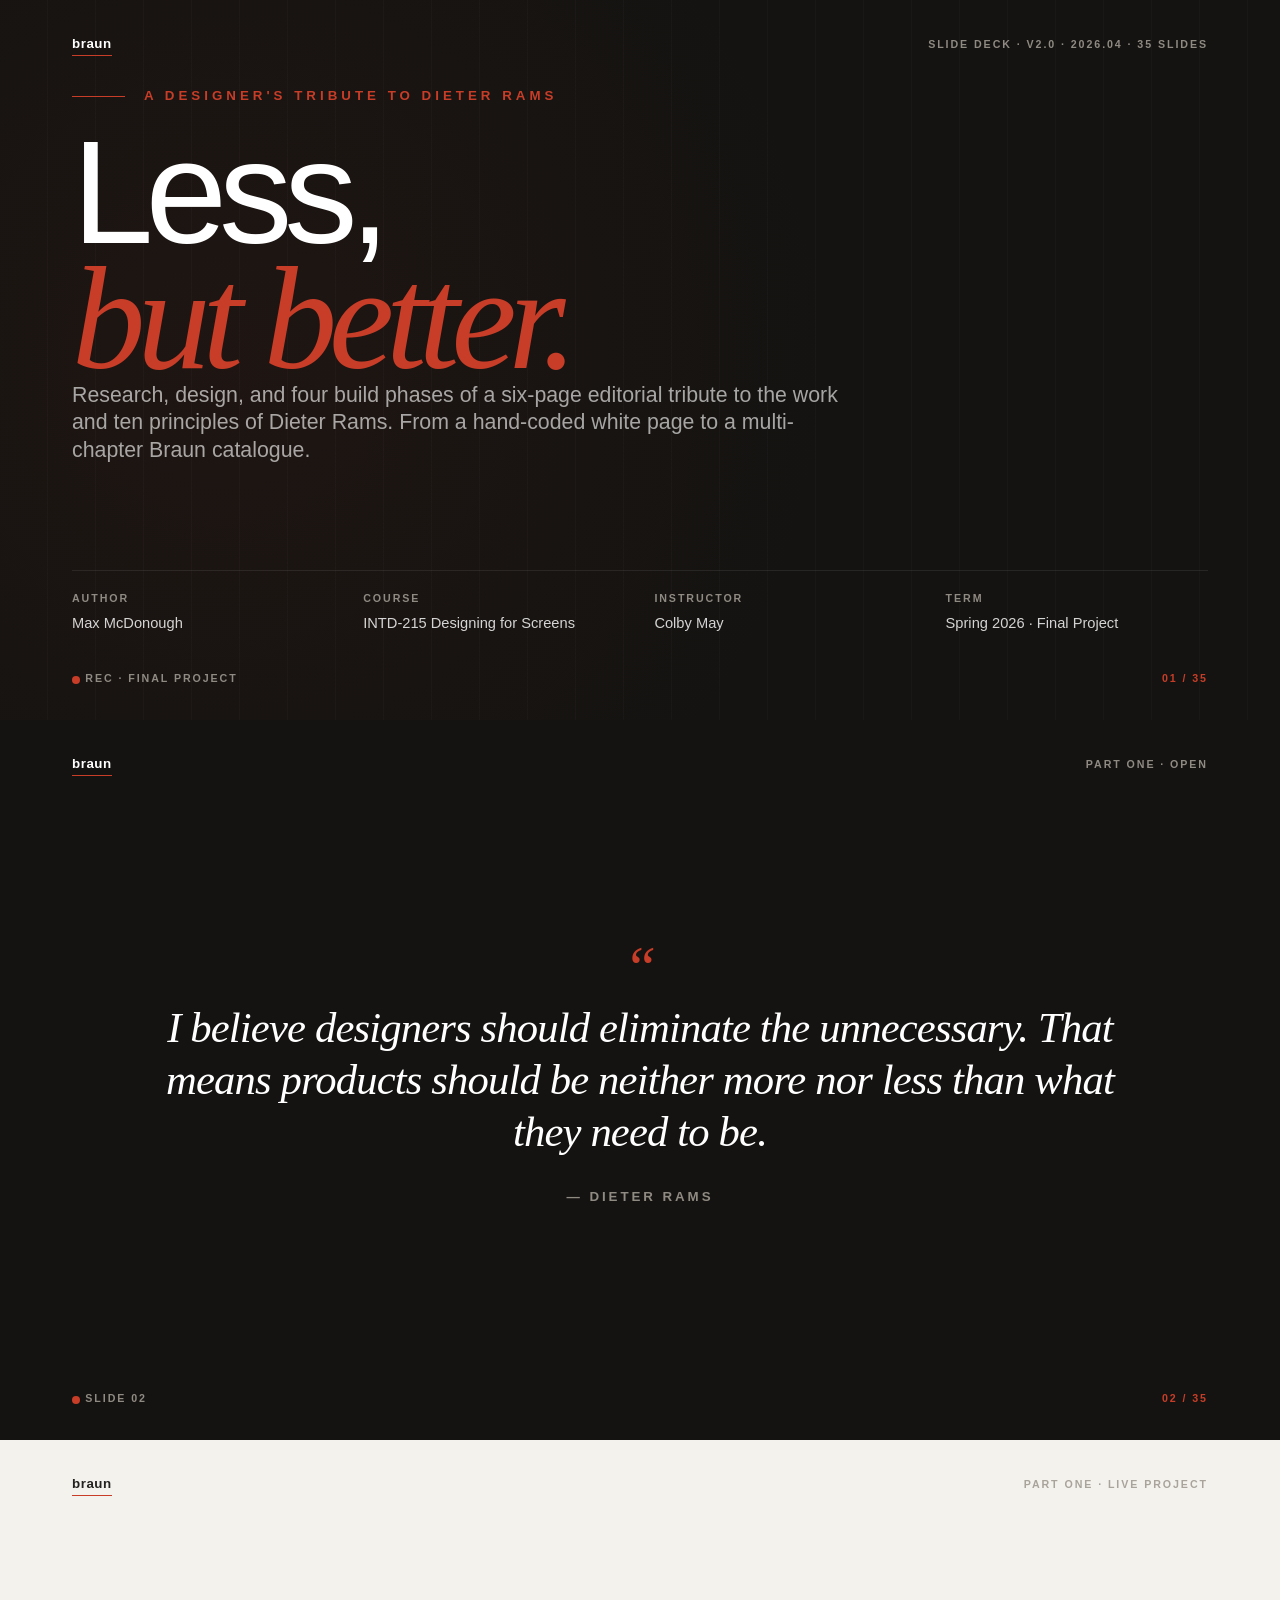
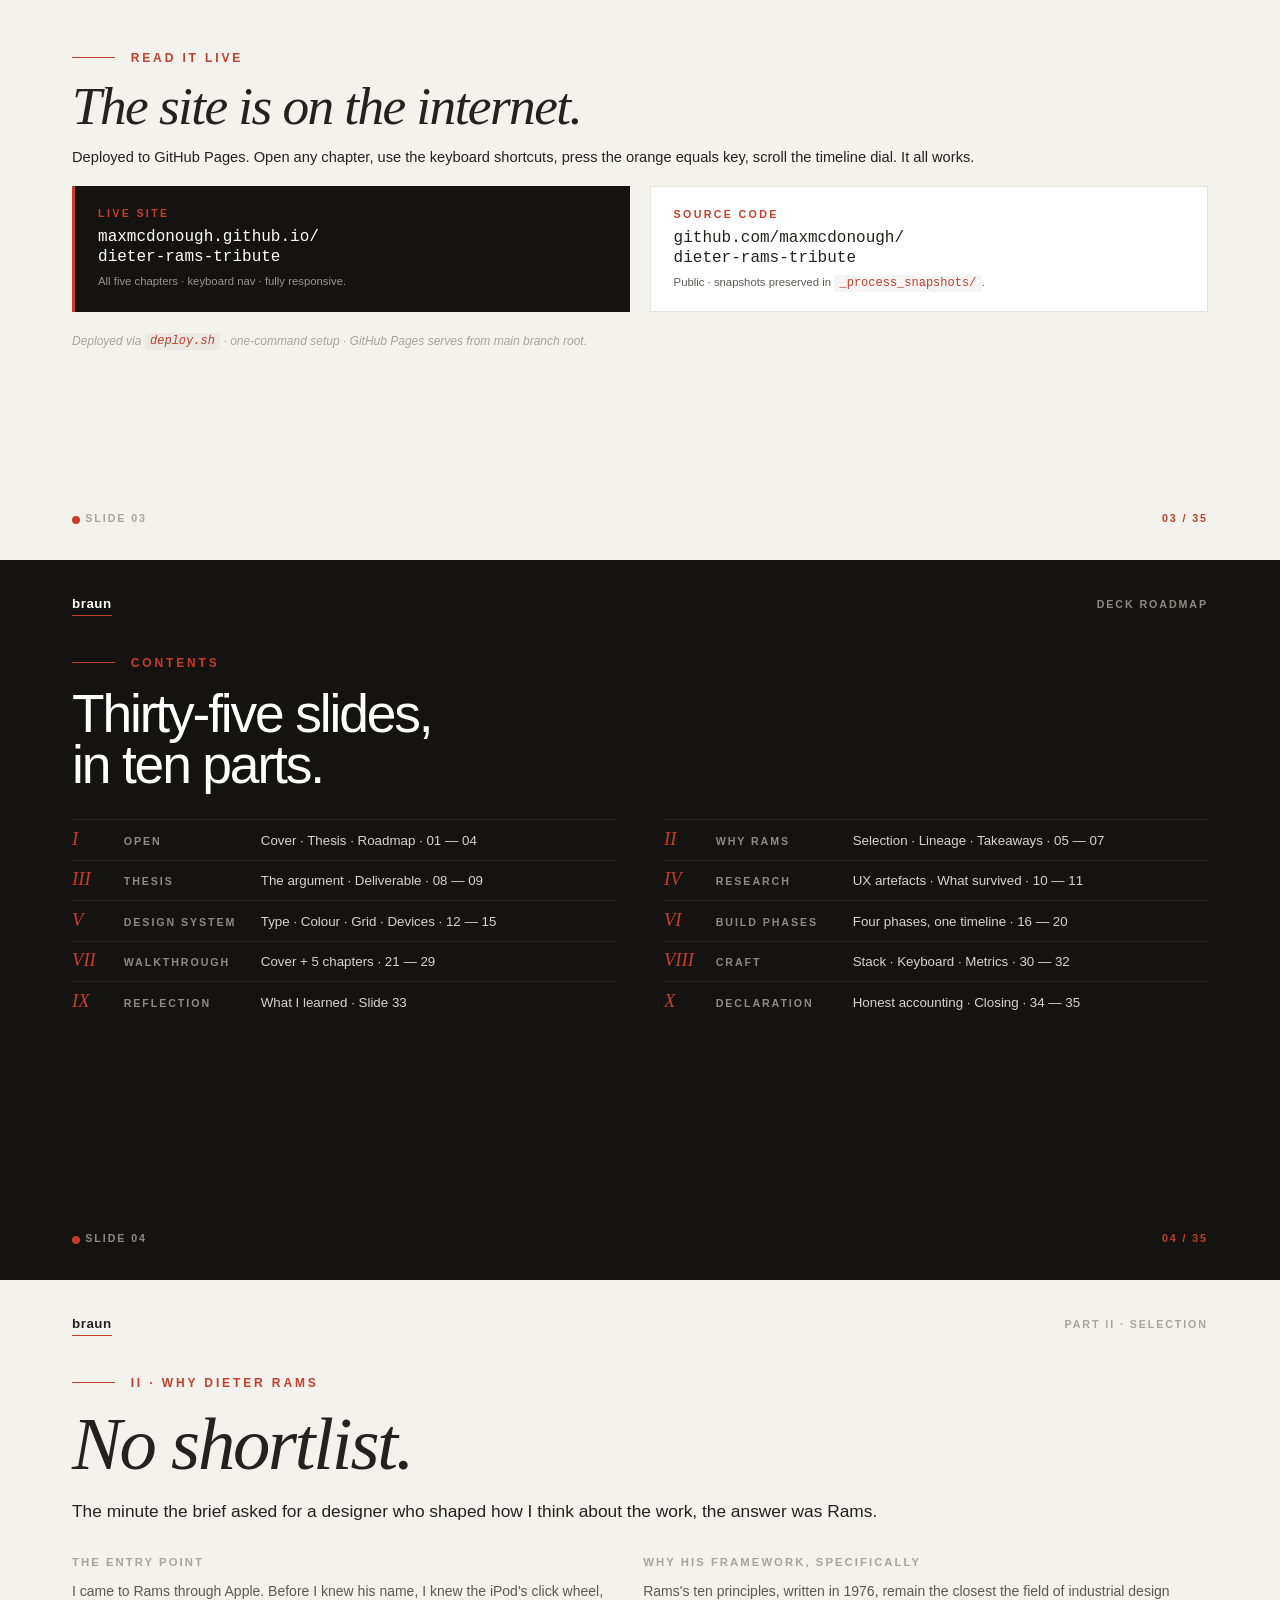
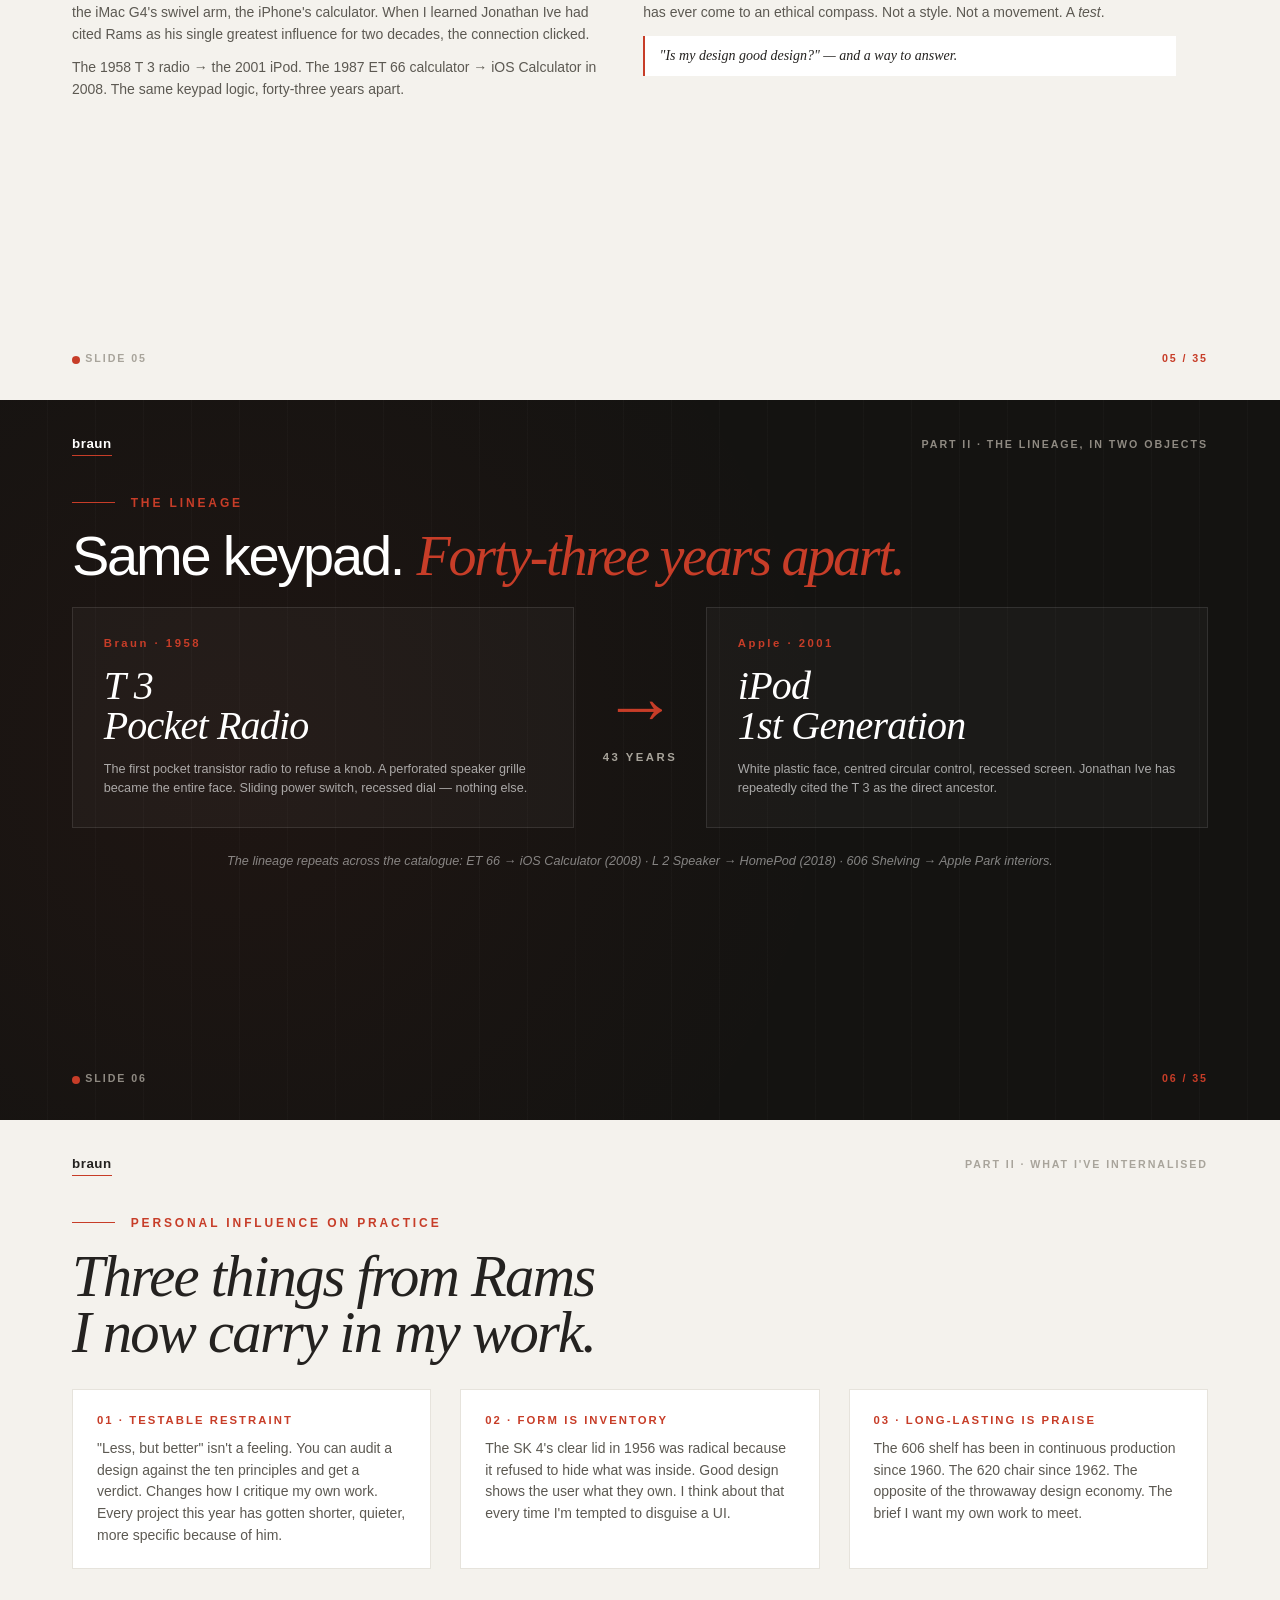
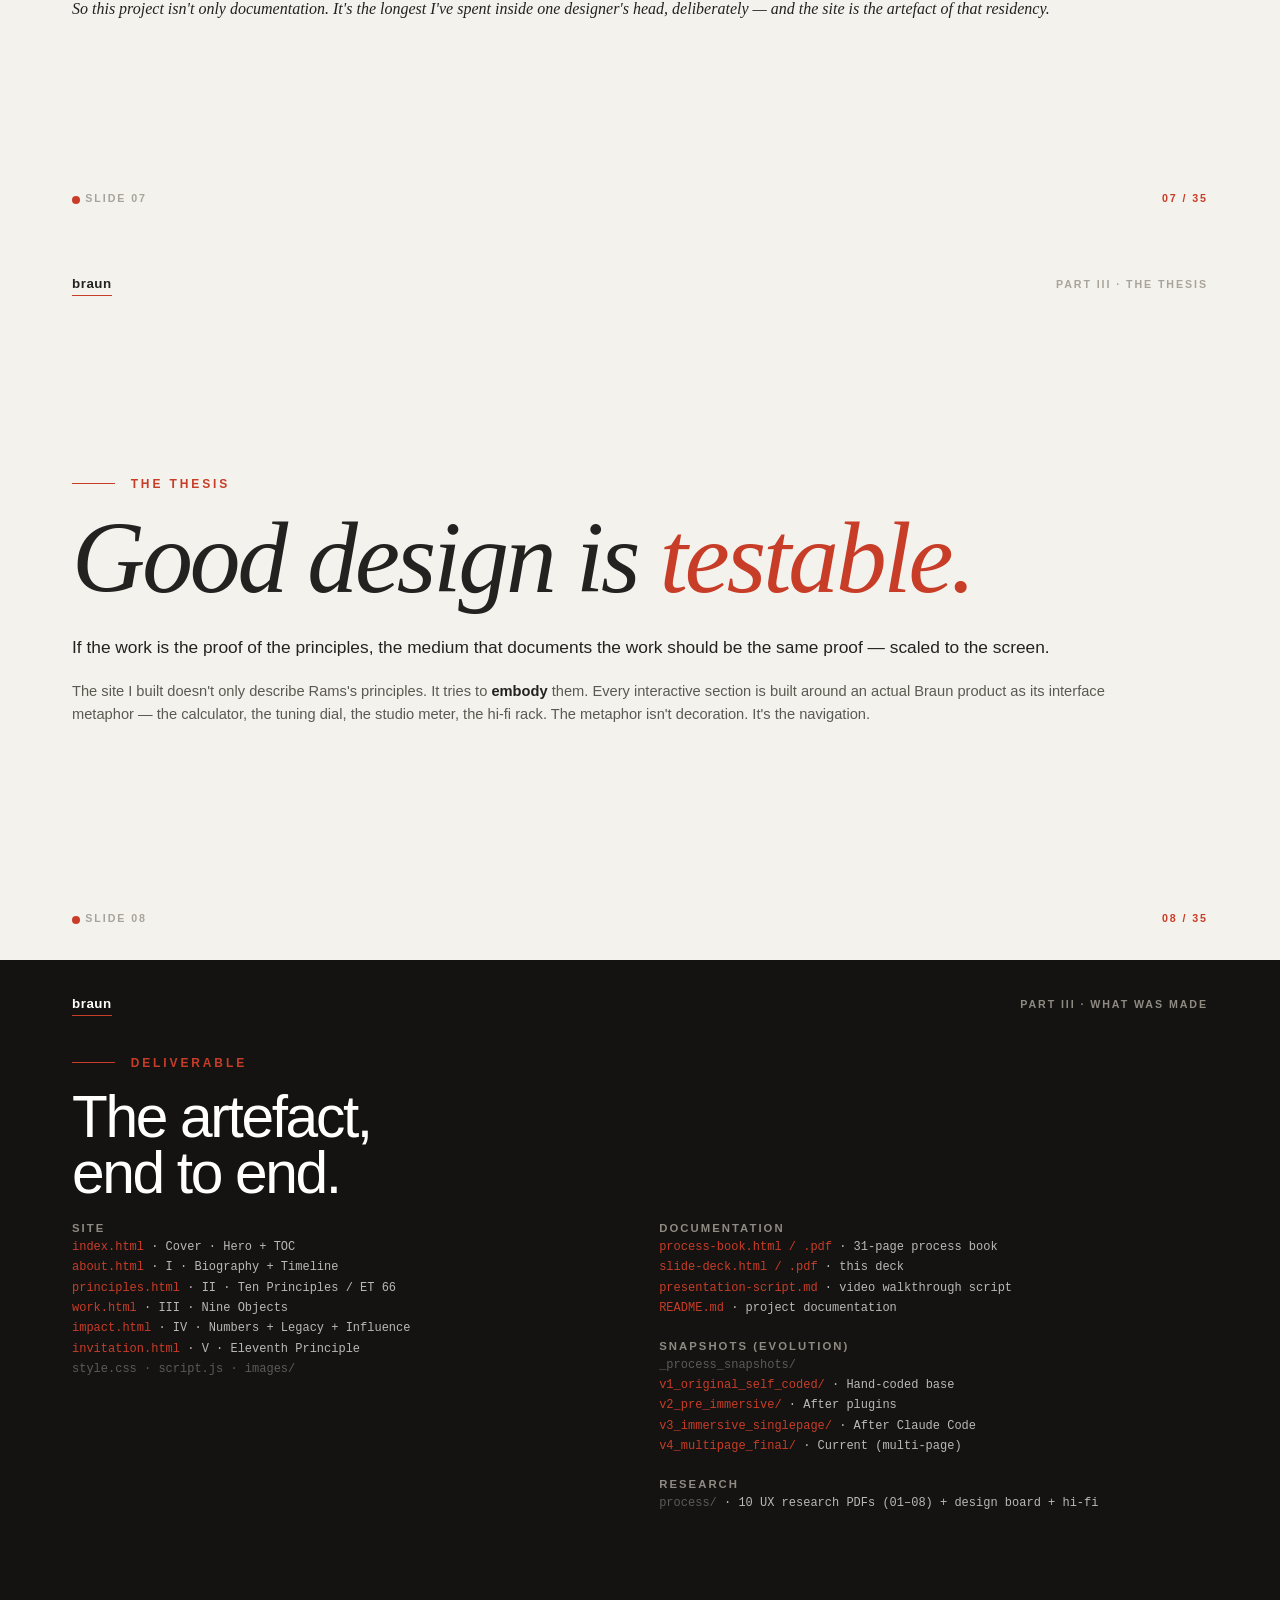
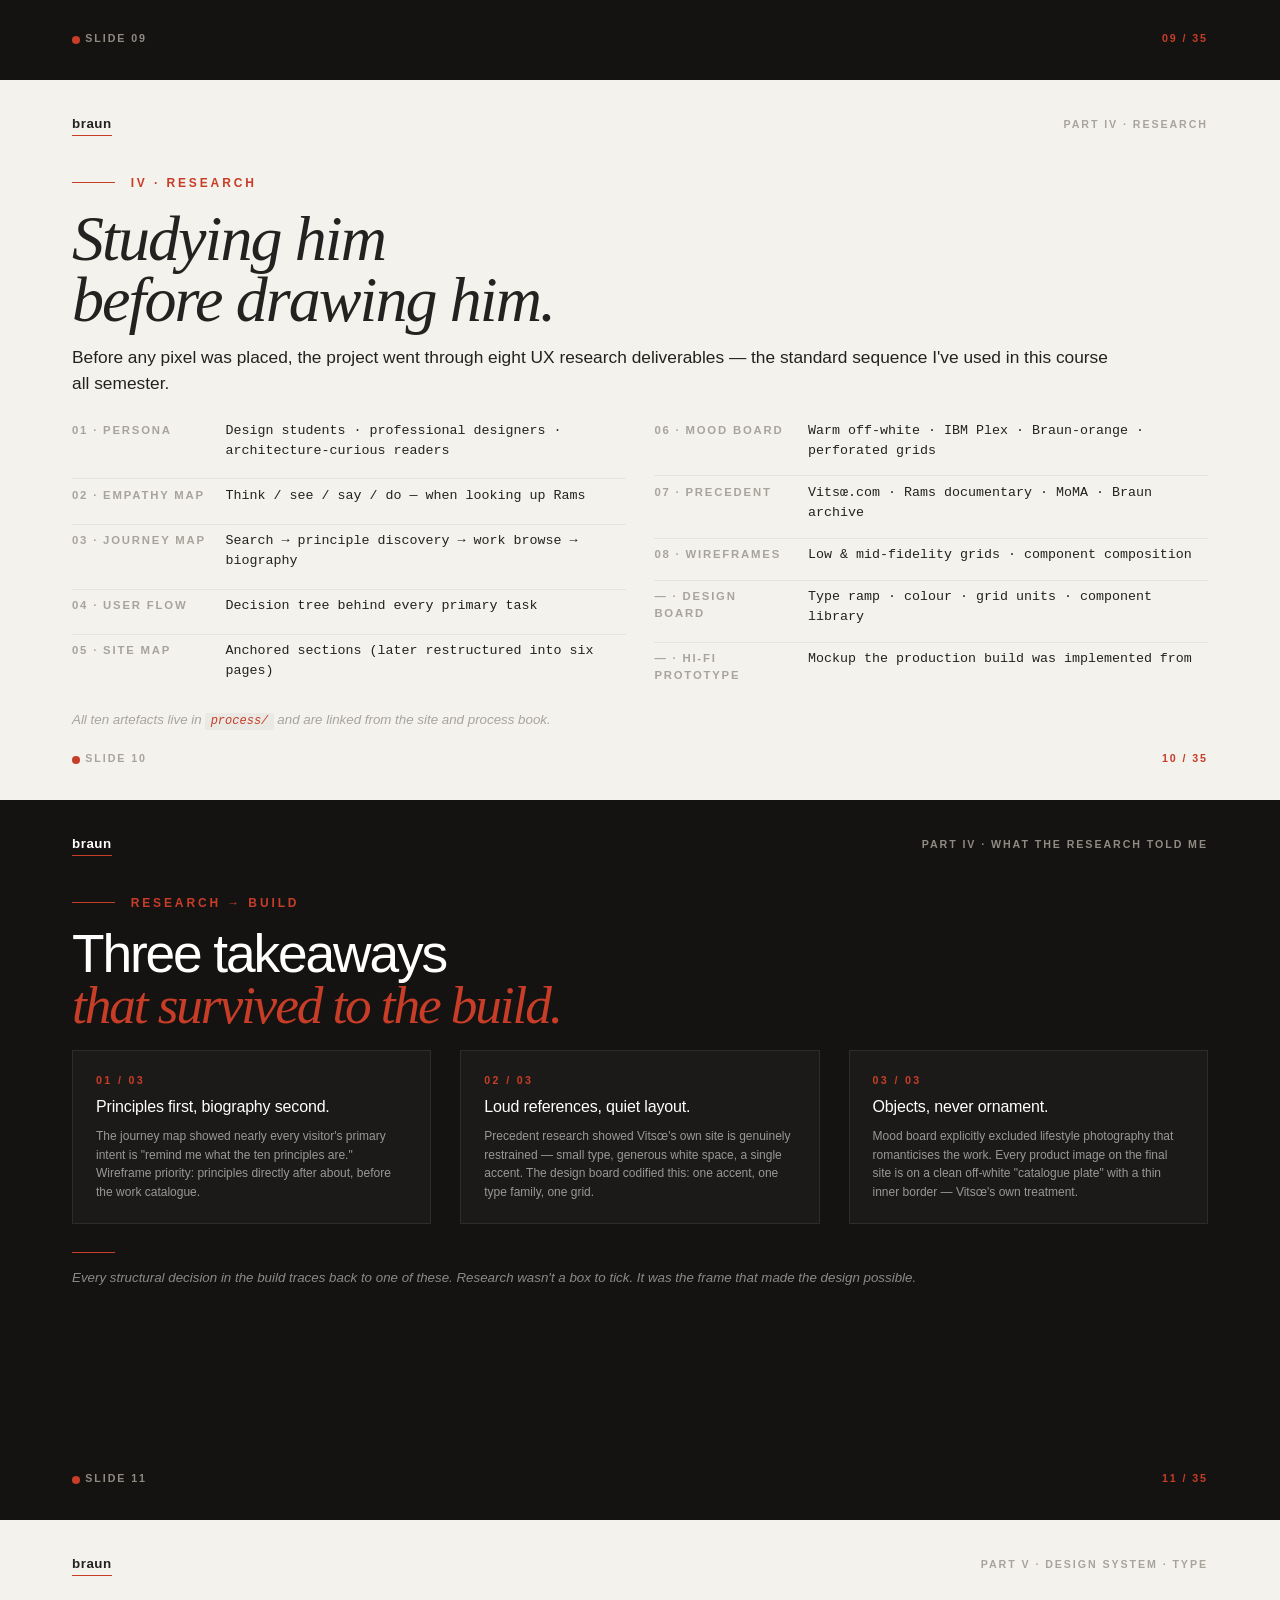
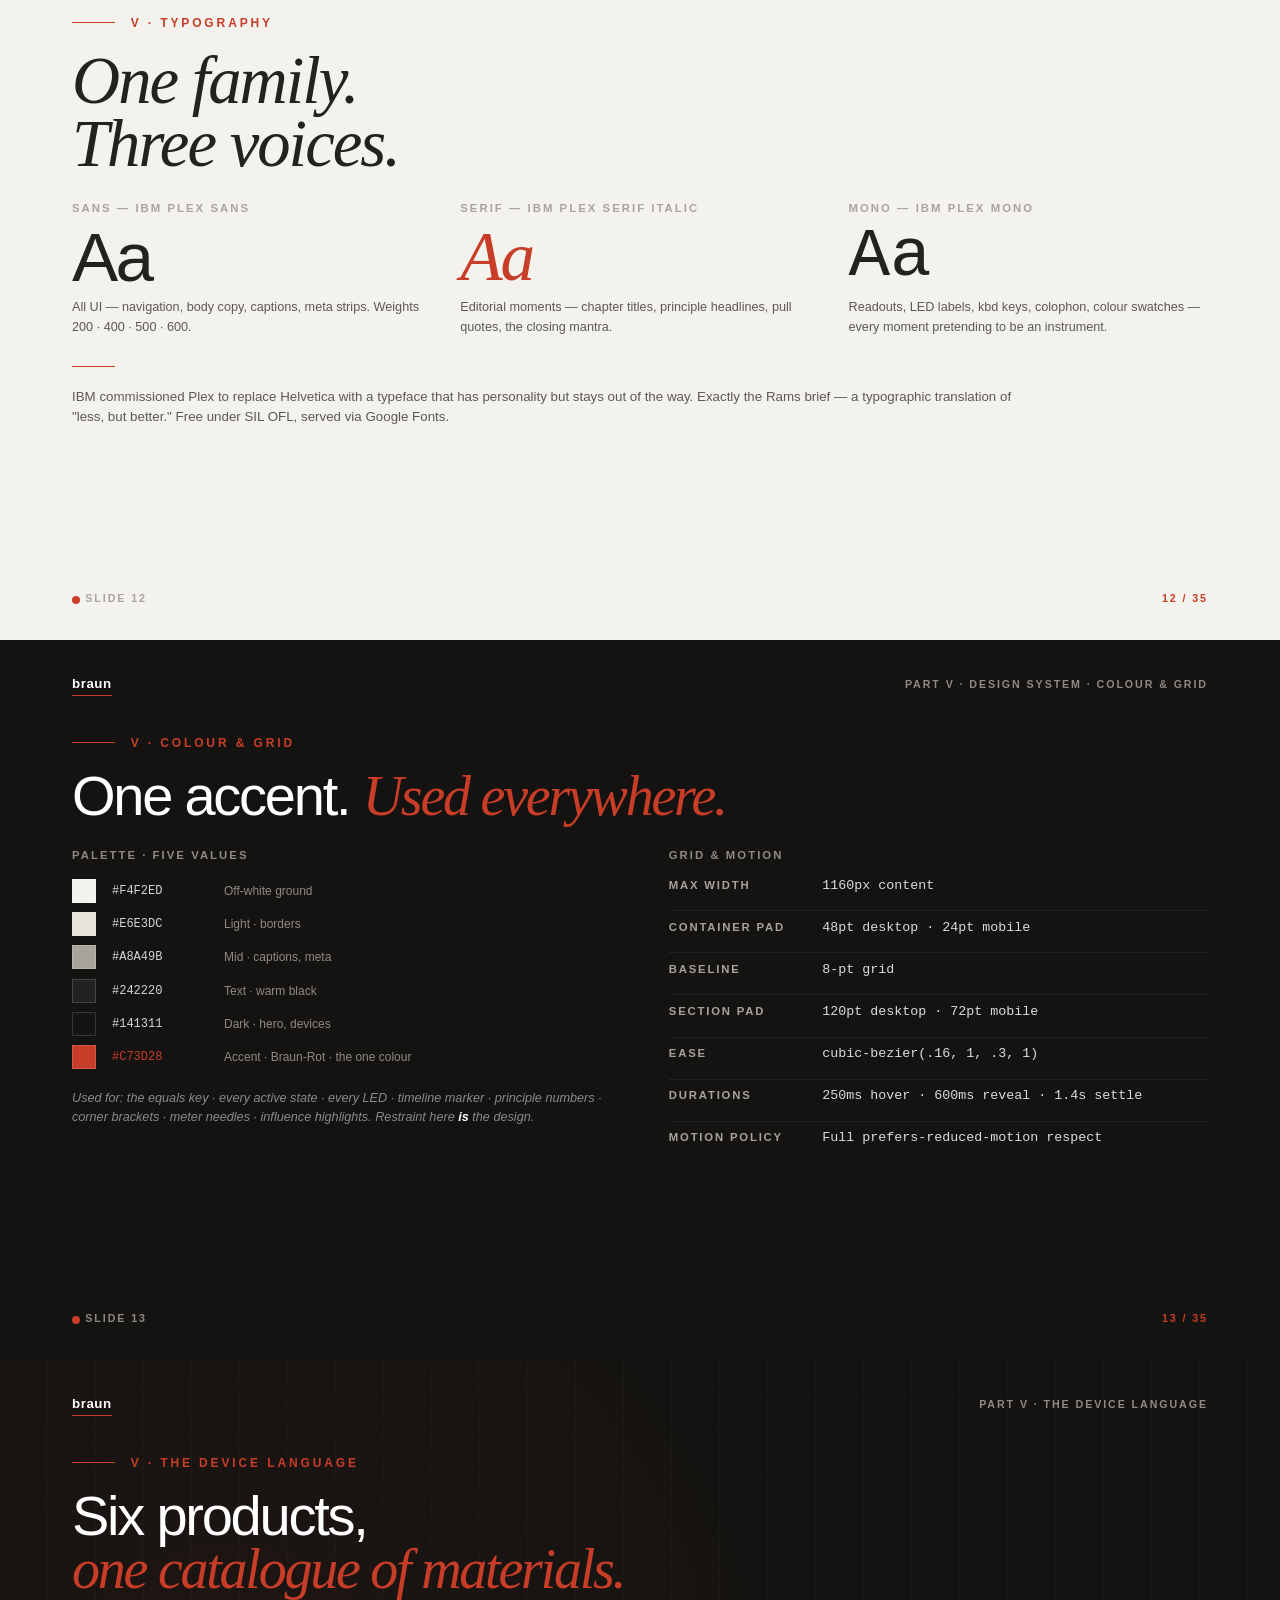
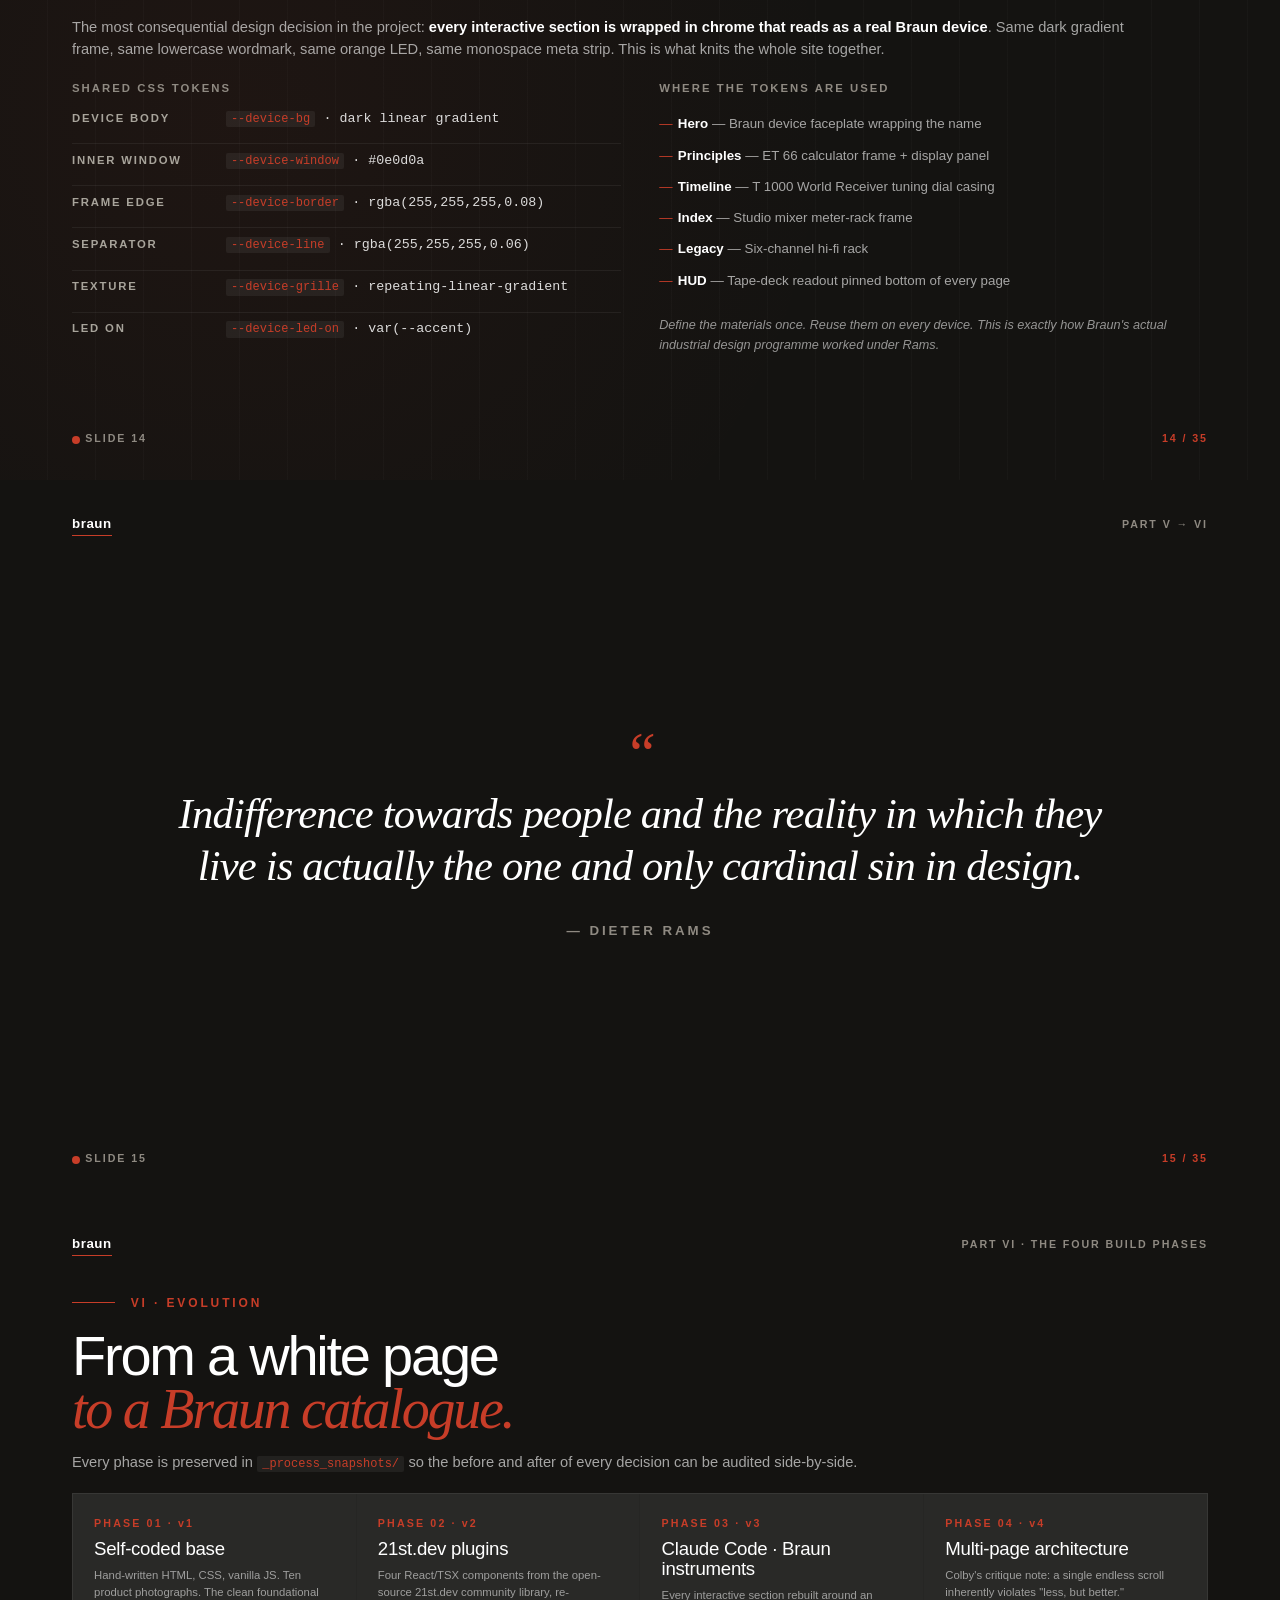
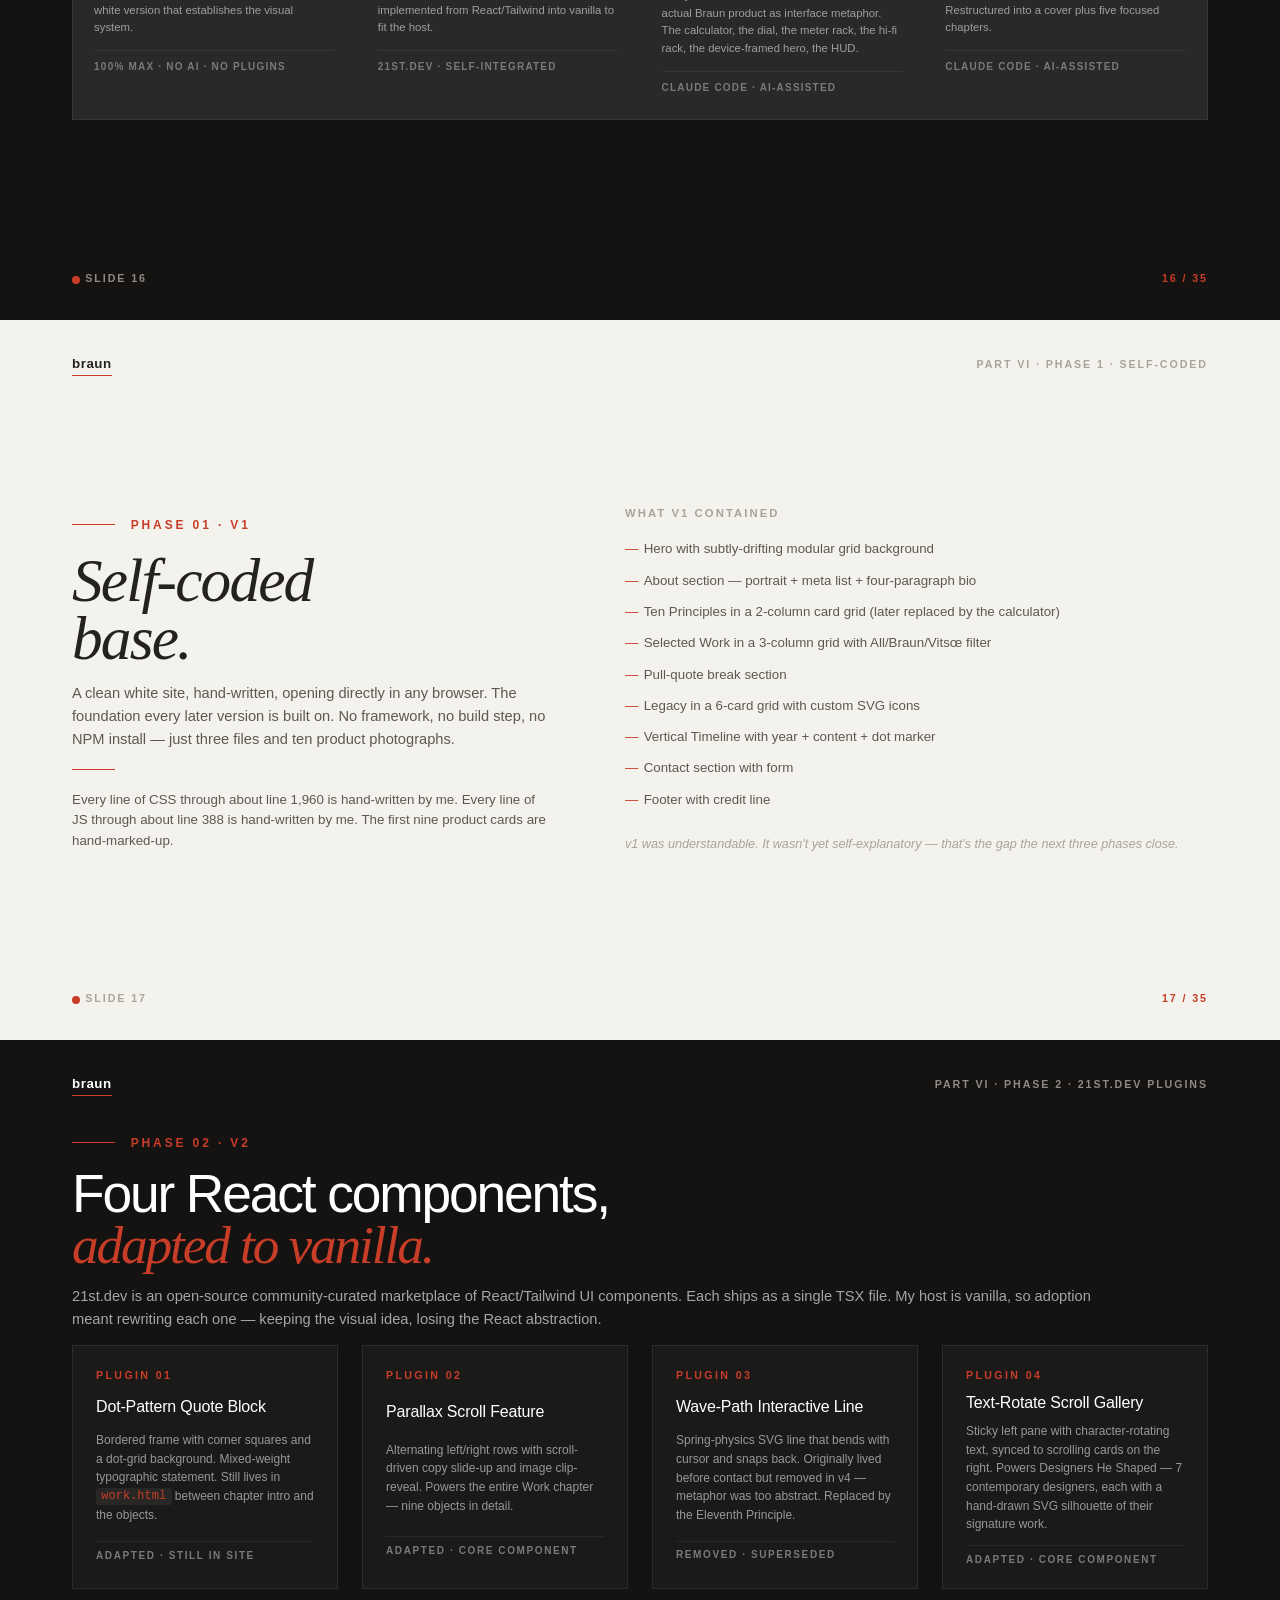
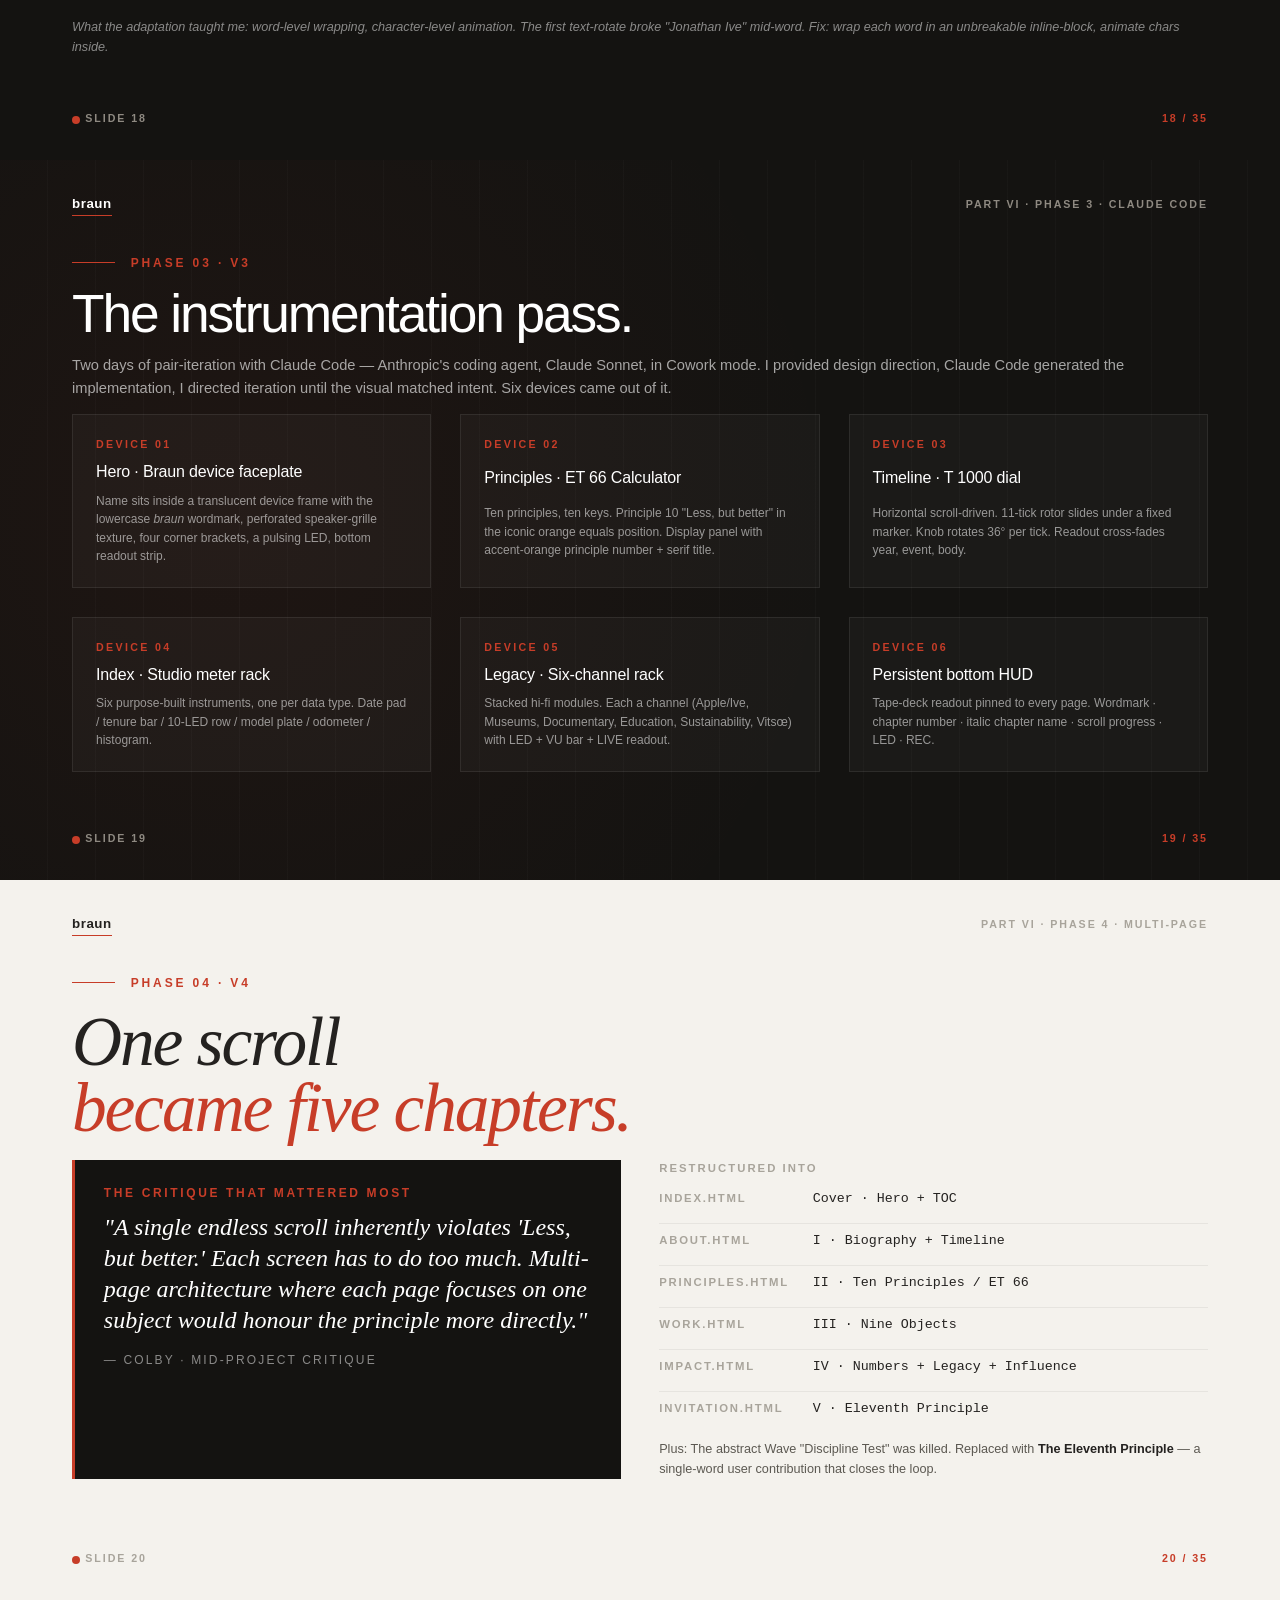
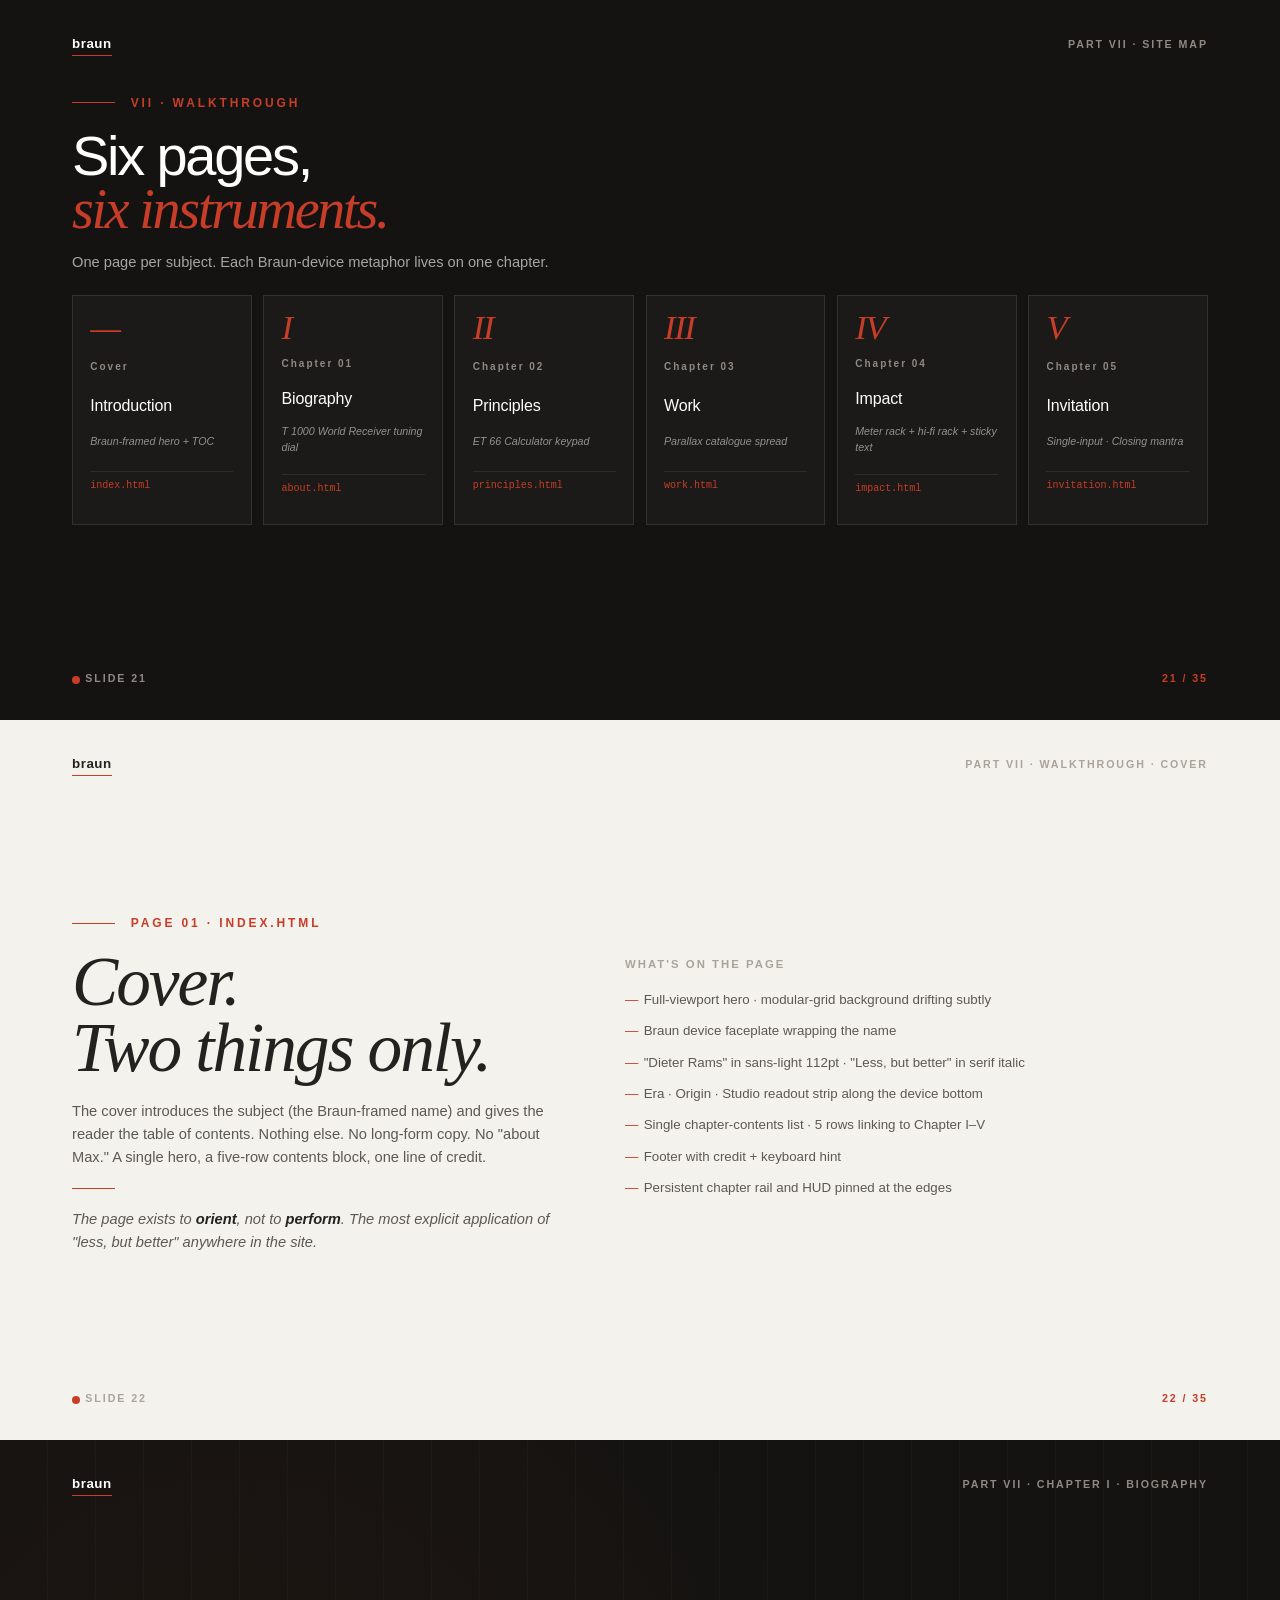
<file: slide-deck.html>
<!DOCTYPE html>
<html lang="en">
<head>
  <meta charset="UTF-8" />
  <title>Slide Deck · Dieter Rams Tribute · Max McDonough · INTD-215</title>
  <style>
    /* ================================================================
       SLIDE DECK · 16:9 landscape · Comprehensive · ~34 slides
       A designer's tribute to Dieter Rams
       Max McDonough · INTD-215 Designing for Screens · Spring 2026
       ================================================================ */
    @page { size: 13.333in 7.5in; margin: 0; }
    @page:first { size: 13.333in 7.5in; margin: 0; }

    :root {
      --white: #ffffff;
      --off-white: #f4f2ed;
      --light: #e6e3dc;
      --mid: #a8a49b;
      --dark: #141311;
      --text: #242220;
      --text-light: #5c5952;
      --accent: #c73d28;
      --accent-hot: #ff5a3c;
      --grey: #8f8a82;
      --font-sans: "IBM Plex Sans", "Helvetica Neue", Arial, sans-serif;
      --font-serif: "IBM Plex Serif", Georgia, "Times New Roman", serif;
      --font-mono: "IBM Plex Mono", "Courier New", monospace;
    }

    *, *::before, *::after { box-sizing: border-box; margin: 0; padding: 0; }
    html, body { font-family: var(--font-sans); color: var(--text); line-height: 1.5; }

    .slide {
      width: 13.333in;
      height: 7.5in;
      page-break-after: always;
      position: relative;
      overflow: hidden;
      padding: 0.6in 0.75in;
      background: var(--off-white);
    }
    .slide:last-child { page-break-after: auto; }

    /* Chrome */
    .chrome-top, .chrome-bot {
      position: absolute;
      left: 0.75in;
      right: 0.75in;
      display: flex;
      justify-content: space-between;
      align-items: baseline;
      font-size: 8pt;
      font-weight: 600;
      letter-spacing: 0.18em;
      text-transform: uppercase;
      color: var(--mid);
      font-variant-numeric: tabular-nums;
      z-index: 10;
    }
    .chrome-top { top: 0.35in; }
    .chrome-bot { bottom: 0.35in; }
    .chrome-mark {
      font-size: 10pt;
      font-weight: 600;
      letter-spacing: 0.04em;
      text-transform: lowercase;
      color: var(--text);
      position: relative;
    }
    .chrome-mark::before {
      content: '';
      position: absolute;
      bottom: -2px; left: 0; right: 0;
      height: 1px;
      background: var(--accent);
    }
    .chrome-accent { color: var(--accent); }
    .chrome-led {
      display: inline-block;
      width: 6pt;
      height: 6pt;
      border-radius: 50%;
      background: var(--accent);
      vertical-align: middle;
      margin-right: 4pt;
    }

    .body {
      position: relative;
      width: 100%;
      height: 100%;
      padding-top: 0.3in;
      padding-bottom: 0.3in;
      z-index: 2;
    }

    /* Dark variant */
    .slide--dark { background: var(--dark); color: var(--white); }
    .slide--dark .chrome-top, .slide--dark .chrome-bot { color: var(--grey); }
    .slide--dark .chrome-mark { color: var(--white); }

    /* Grille overlay */
    .slide--grille::before {
      content: '';
      position: absolute;
      inset: 0;
      background:
        radial-gradient(circle at 18% 50%, rgba(199, 61, 40, 0.06), transparent 55%),
        repeating-linear-gradient(90deg, transparent 0 47px, rgba(255,255,255,0.02) 47px 48px);
      z-index: 1;
      pointer-events: none;
    }

    /* Typography primitives */
    .eyebrow {
      font-size: 9pt;
      font-weight: 600;
      letter-spacing: 0.24em;
      text-transform: uppercase;
      color: var(--accent);
      font-variant-numeric: tabular-nums;
      display: inline-flex;
      align-items: center;
      gap: 12pt;
      margin-bottom: 0.18in;
    }
    .eyebrow::before {
      content: '';
      display: inline-block;
      width: 32pt;
      height: 1px;
      background: var(--accent);
    }

    .title-sans {
      font-family: var(--font-sans);
      font-weight: 200;
      letter-spacing: -0.04em;
      line-height: 0.95;
      color: var(--text);
    }
    .slide--dark .title-sans { color: var(--white); }

    .title-serif {
      font-family: var(--font-serif);
      font-style: italic;
      font-weight: 400;
      letter-spacing: -0.03em;
      line-height: 0.95;
      color: var(--text);
    }
    .slide--dark .title-serif { color: var(--white); }

    .accent { color: var(--accent); }
    em.accent { font-style: italic; font-family: var(--font-serif); font-weight: 400; }

    p { font-size: 11pt; line-height: 1.55; color: var(--text-light); }
    .slide--dark p { color: rgba(255,255,255,0.62); }

    .lead { font-size: 13pt; line-height: 1.5; font-weight: 300; color: var(--text); }
    .slide--dark .lead { color: rgba(255,255,255,0.78); }

    .caption {
      font-size: 8.5pt;
      font-weight: 600;
      letter-spacing: 0.18em;
      text-transform: uppercase;
      color: var(--mid);
      font-variant-numeric: tabular-nums;
    }
    .slide--dark .caption { color: var(--grey); }

    strong { color: var(--text); font-weight: 600; }
    .slide--dark strong { color: var(--white); }

    code {
      font-family: var(--font-mono);
      font-size: 9pt;
      color: var(--accent);
      background: rgba(0,0,0,0.04);
      padding: 1pt 4pt;
      border-radius: 2px;
    }
    .slide--dark code {
      background: rgba(255,255,255,0.06);
    }

    kbd {
      display: inline-block;
      padding: 1pt 6pt;
      font-family: var(--font-mono);
      font-size: 9pt;
      background: rgba(255,255,255,0.08);
      border: 1px solid rgba(255,255,255,0.15);
      color: var(--white);
      border-radius: 2px;
      font-weight: 500;
    }
    .slide:not(.slide--dark) kbd {
      background: var(--light);
      border-color: var(--mid);
      color: var(--text);
    }

    /* Cover */
    .cover .body {
      display: grid;
      grid-template-rows: auto 1fr auto;
      gap: 0.25in;
    }
    .cover-eyebrow {
      font-size: 10pt;
      font-weight: 600;
      letter-spacing: 0.3em;
      text-transform: uppercase;
      color: var(--accent);
      display: inline-flex;
      align-items: center;
      gap: 14pt;
    }
    .cover-eyebrow::before {
      content: '';
      display: inline-block;
      width: 40pt;
      height: 1px;
      background: var(--accent);
    }
    .cover-title {
      font-family: var(--font-sans);
      font-weight: 200;
      font-size: 110pt;
      letter-spacing: -0.055em;
      line-height: 0.85;
      color: var(--white);
    }
    .cover-title em {
      font-family: var(--font-serif);
      font-style: italic;
      color: var(--accent);
      font-weight: 400;
    }
    .cover-sub {
      font-size: 16pt;
      line-height: 1.3;
      color: rgba(255,255,255,0.62);
      max-width: 8in;
      font-weight: 300;
    }
    .cover-meta {
      display: grid;
      grid-template-columns: repeat(4, 1fr);
      gap: 0.3in;
      padding-top: 0.2in;
      border-top: 1px solid rgba(255,255,255,0.08);
      align-items: baseline;
    }
    .cover-meta dt {
      font-size: 8pt;
      font-weight: 600;
      letter-spacing: 0.18em;
      text-transform: uppercase;
      color: var(--grey);
      margin-bottom: 4pt;
    }
    .cover-meta dd { font-size: 11pt; color: rgba(255,255,255,0.82); }

    /* Quote slides */
    .quote-slide .body {
      display: flex;
      flex-direction: column;
      justify-content: center;
      align-items: center;
      text-align: center;
    }
    .quote-mark {
      font-family: var(--font-serif);
      font-style: italic;
      font-size: 44pt;
      color: var(--accent);
      line-height: 0.5;
      margin-bottom: 0.2in;
    }
    .quote-text {
      font-family: var(--font-serif);
      font-style: italic;
      font-size: 32pt;
      line-height: 1.22;
      letter-spacing: -0.02em;
      color: var(--text);
      max-width: 10in;
      font-weight: 400;
      margin-bottom: 0.3in;
    }
    .slide--dark .quote-text { color: var(--white); }
    .quote-attr {
      font-size: 10pt;
      font-weight: 600;
      letter-spacing: 0.22em;
      text-transform: uppercase;
      color: var(--mid);
      font-variant-numeric: tabular-nums;
    }
    .slide--dark .quote-attr { color: var(--grey); }

    /* Section title slide (giant roman numeral divider) */
    .divider .body {
      display: grid;
      grid-template-columns: auto 1fr auto;
      align-items: center;
      gap: 0.5in;
      height: 100%;
    }
    .divider-roman {
      font-family: var(--font-serif);
      font-style: italic;
      font-size: 260pt;
      line-height: 0.85;
      color: var(--accent);
      font-weight: 400;
      letter-spacing: -0.05em;
    }
    .divider h2 {
      font-family: var(--font-serif);
      font-size: 52pt;
      font-style: italic;
      font-weight: 400;
      letter-spacing: -0.025em;
      line-height: 1;
      margin-bottom: 0.15in;
      color: var(--white);
    }
    .divider-sub {
      font-size: 14pt;
      line-height: 1.5;
      color: rgba(255,255,255,0.62);
      max-width: 7in;
      font-weight: 300;
    }
    .divider-track {
      font-size: 10pt;
      font-weight: 600;
      letter-spacing: 0.22em;
      color: var(--grey);
      text-align: right;
      font-variant-numeric: tabular-nums;
    }

    /* Two-column */
    .two-col {
      display: grid;
      grid-template-columns: 1fr 1.2fr;
      gap: 0.7in;
      height: 100%;
      align-items: center;
    }

    /* Lineage diagram */
    .lineage {
      display: grid;
      grid-template-columns: 1fr auto 1fr;
      gap: 0.3in;
      align-items: center;
      margin: 0.25in 0;
    }
    .lineage-card {
      background: rgba(255,255,255,0.03);
      border: 1px solid rgba(255,255,255,0.1);
      padding: 0.28in 0.32in;
      display: grid;
      gap: 0.12in;
      min-height: 2.3in;
    }
    .lineage-card-tag {
      font-size: 8.5pt;
      font-weight: 600;
      letter-spacing: 0.22em;
      color: var(--accent);
    }
    .lineage-card-product {
      font-family: var(--font-serif);
      font-style: italic;
      font-size: 30pt;
      font-weight: 400;
      line-height: 1;
      letter-spacing: -0.02em;
      color: var(--white);
    }
    .lineage-card-meta {
      font-size: 9.5pt;
      line-height: 1.5;
      color: rgba(255,255,255,0.62);
    }
    .lineage-arrow {
      font-family: var(--font-sans);
      font-size: 56pt;
      color: var(--accent);
      font-weight: 200;
      line-height: 1;
    }
    .lineage-gap {
      text-align: center;
      font-size: 8.5pt;
      font-weight: 600;
      letter-spacing: 0.22em;
      text-transform: uppercase;
      color: var(--mid);
      margin-top: 4pt;
    }

    /* Metric grid */
    .metric-grid {
      display: grid;
      grid-template-columns: repeat(4, 1fr);
      gap: 0.15in;
      margin-top: 0.22in;
    }
    .metric {
      background: rgba(255,255,255,0.03);
      border: 1px solid rgba(255,255,255,0.08);
      padding: 0.2in 0.25in;
      display: grid;
      gap: 0.1in;
    }
    .slide:not(.slide--dark) .metric {
      background: var(--white);
      border-color: var(--light);
    }
    .metric-value {
      font-family: var(--font-sans);
      font-size: 38pt;
      font-weight: 200;
      letter-spacing: -0.04em;
      line-height: 0.9;
      color: var(--accent);
      font-variant-numeric: tabular-nums;
    }
    .metric-label {
      font-size: 9pt;
      font-weight: 600;
      letter-spacing: 0.18em;
      text-transform: uppercase;
      color: var(--mid);
      font-variant-numeric: tabular-nums;
    }
    .slide--dark .metric-label { color: var(--grey); }
    .metric-sub {
      font-size: 9pt;
      color: var(--text-light);
      line-height: 1.5;
    }
    .slide--dark .metric-sub { color: rgba(255,255,255,0.48); }

    /* Phase cards */
    .phases {
      display: grid;
      grid-template-columns: repeat(4, 1fr);
      gap: 1px;
      background: rgba(255,255,255,0.08);
      border: 1px solid rgba(255,255,255,0.08);
      margin-top: 0.2in;
    }
    .phase {
      background: rgba(255,255,255,0.015);
      padding: 0.22in 0.22in 0.25in;
      display: grid;
      gap: 0.08in;
      align-content: start;
    }
    .phase-tag {
      font-size: 8pt;
      font-weight: 600;
      letter-spacing: 0.2em;
      color: var(--accent);
    }
    .phase-title {
      font-family: var(--font-sans);
      font-size: 14pt;
      font-weight: 400;
      color: var(--white);
      letter-spacing: -0.015em;
      line-height: 1.1;
    }
    .phase-desc {
      font-size: 8.5pt;
      line-height: 1.55;
      color: rgba(255,255,255,0.55);
    }
    .phase-tools {
      margin-top: 0.06in;
      padding-top: 0.08in;
      border-top: 1px solid rgba(255,255,255,0.06);
      font-size: 7.5pt;
      font-weight: 600;
      letter-spacing: 0.12em;
      text-transform: uppercase;
      color: rgba(255,255,255,0.38);
    }

    /* Mini ET 66 calculator */
    .calc-mini {
      width: 4.5in;
      background: linear-gradient(180deg, #1f1d1a 0%, #15140f 100%);
      border: 1px solid rgba(255,255,255,0.08);
      border-radius: 4px;
      padding: 0.18in;
    }
    .calc-mini-top {
      display: flex;
      justify-content: space-between;
      padding: 4pt 10pt 10pt;
      border-bottom: 1px solid rgba(255,255,255,0.06);
      font-size: 7.5pt;
      letter-spacing: 0.18em;
      text-transform: uppercase;
      color: rgba(255,255,255,0.42);
    }
    .calc-mini-top span:first-child {
      font-size: 10pt;
      text-transform: lowercase;
      letter-spacing: 0.04em;
      color: var(--white);
      position: relative;
    }
    .calc-mini-top span:first-child::before {
      content: '';
      position: absolute;
      bottom: -2px; left: 0; right: 0;
      height: 1px;
      background: var(--accent);
    }
    .calc-mini-screen {
      background: #0e0d0a;
      border: 1px solid rgba(255,255,255,0.05);
      border-radius: 3px;
      margin: 0.12in 0;
      padding: 0.18in;
      min-height: 1.1in;
      display: grid;
      align-content: center;
      gap: 0.06in;
    }
    .calc-mini-num {
      font-family: var(--font-sans);
      font-size: 28pt;
      font-weight: 200;
      color: var(--accent);
      letter-spacing: -0.04em;
      line-height: 1;
    }
    .calc-mini-title {
      font-family: var(--font-serif);
      font-style: italic;
      font-size: 15pt;
      color: var(--white);
      letter-spacing: -0.015em;
      line-height: 1.2;
    }
    .calc-mini-keys {
      display: grid;
      grid-template-columns: repeat(3, 1fr);
      gap: 4pt;
    }
    .calc-mini-key {
      background: linear-gradient(180deg, #2c2926 0%, #1a1815 100%);
      border: 1px solid rgba(255,255,255,0.07);
      border-bottom-color: rgba(0,0,0,0.55);
      border-radius: 3px;
      padding: 8pt 11pt;
      height: 48pt;
      display: flex;
      flex-direction: column;
      justify-content: space-between;
    }
    .calc-mini-key-num {
      font-size: 16pt;
      font-weight: 300;
      color: rgba(255,255,255,0.85);
      font-variant-numeric: tabular-nums;
      line-height: 1;
    }
    .calc-mini-key-tag {
      font-size: 6.5pt;
      font-weight: 600;
      letter-spacing: 0.14em;
      text-transform: uppercase;
      color: rgba(255,255,255,0.42);
    }
    .calc-mini-key--equals {
      background: linear-gradient(180deg, #d8472f 0%, #a8311e 100%);
      border-color: rgba(255,255,255,0.18);
    }
    .calc-mini-key--equals .calc-mini-key-num,
    .calc-mini-key--equals .calc-mini-key-tag { color: var(--white); }

    /* Mini T 1000 dial */
    .dial-mini {
      background: linear-gradient(180deg, #1f1d1a 0%, #15140f 100%);
      border: 1px solid rgba(255,255,255,0.08);
      border-radius: 4px;
      padding: 0.18in;
      max-width: 5in;
    }
    .dial-mini-window {
      background: #0e0d0a;
      border: 1px solid rgba(255,255,255,0.05);
      border-radius: 3px;
      padding: 0.18in 0;
      position: relative;
      display: flex;
      justify-content: center;
      gap: 0.25in;
      overflow: hidden;
    }
    .dial-mini-window::before {
      content: '';
      position: absolute;
      top: 0; bottom: 0;
      left: 50%;
      width: 2px;
      background: var(--accent);
      box-shadow: 0 0 10pt rgba(199,61,40,0.6);
    }
    .dial-mini-year {
      font-family: var(--font-sans);
      font-size: 16pt;
      font-weight: 300;
      color: rgba(255,255,255,0.3);
      font-variant-numeric: tabular-nums;
    }
    .dial-mini-year.on {
      color: var(--accent);
      font-size: 20pt;
    }
    .dial-mini-bottom {
      display: grid;
      grid-template-columns: auto 1fr auto;
      gap: 0.2in;
      align-items: center;
      margin-top: 0.1in;
      padding-top: 0.1in;
      border-top: 1px solid rgba(255,255,255,0.06);
    }
    .dial-mini-knob {
      width: 32pt; height: 32pt; border-radius: 50%;
      background: radial-gradient(circle at 35% 30%, #2c2926, #0e0d0a);
      border: 1px solid rgba(255,255,255,0.08);
      position: relative;
    }
    .dial-mini-knob::before {
      content: '';
      position: absolute;
      top: 3pt; left: 50%;
      width: 2px; height: 8pt;
      background: var(--accent);
      transform: translateX(-50%);
    }
    .dial-mini-readout {
      font-size: 8pt;
      color: rgba(255,255,255,0.7);
    }
    .dial-mini-readout strong {
      color: var(--accent);
      font-size: 13pt;
      font-weight: 300;
      font-variant-numeric: tabular-nums;
      display: block;
    }

    /* Site map grid */
    .sitemap {
      display: grid;
      grid-template-columns: repeat(6, 1fr);
      gap: 0.12in;
      margin-top: 0.22in;
    }
    .sitemap-node {
      background: rgba(255,255,255,0.03);
      border: 1px solid rgba(255,255,255,0.1);
      padding: 0.18in 0.18in 0.22in;
      display: grid;
      gap: 0.06in;
      position: relative;
      min-height: 2.4in;
    }
    .slide:not(.slide--dark) .sitemap-node {
      background: var(--white);
      border-color: var(--light);
    }
    .sitemap-node-num {
      font-family: var(--font-serif);
      font-style: italic;
      font-size: 26pt;
      color: var(--accent);
      line-height: 0.85;
      letter-spacing: -0.04em;
    }
    .sitemap-node-tag {
      font-size: 7.5pt;
      font-weight: 600;
      letter-spacing: 0.2em;
      color: var(--mid);
      font-variant-numeric: tabular-nums;
    }
    .slide--dark .sitemap-node-tag { color: var(--grey); }
    .sitemap-node-name {
      font-size: 12pt;
      font-weight: 500;
      color: var(--text);
      letter-spacing: -0.01em;
      margin-top: 0.04in;
    }
    .slide--dark .sitemap-node-name { color: var(--white); }
    .sitemap-node-instrument {
      font-size: 8pt;
      color: var(--text-light);
      line-height: 1.45;
      font-style: italic;
    }
    .slide--dark .sitemap-node-instrument { color: rgba(255,255,255,0.52); }
    .sitemap-node-file {
      font-family: var(--font-mono);
      font-size: 7.5pt;
      color: var(--accent);
      margin-top: 0.06in;
      padding-top: 0.06in;
      border-top: 1px solid rgba(0,0,0,0.06);
    }
    .slide--dark .sitemap-node-file {
      border-top-color: rgba(255,255,255,0.08);
    }

    /* Instrument row for Chapter IV */
    .instr-row {
      display: grid;
      grid-template-columns: repeat(3, 1fr);
      gap: 0.15in;
      margin-top: 0.2in;
    }
    .instr-box {
      background: rgba(255,255,255,0.03);
      border: 1px solid rgba(255,255,255,0.08);
      padding: 0.18in 0.2in;
      display: grid;
      gap: 0.08in;
      min-height: 2in;
    }
    .instr-box-ch {
      font-size: 8pt;
      font-weight: 600;
      letter-spacing: 0.2em;
      color: var(--accent);
    }
    .instr-box-value {
      font-family: var(--font-sans);
      font-size: 32pt;
      font-weight: 200;
      letter-spacing: -0.04em;
      line-height: 1;
      color: var(--accent);
      font-variant-numeric: tabular-nums;
    }
    .instr-box-name {
      font-size: 10pt;
      font-weight: 500;
      color: var(--white);
      margin-top: 0.06in;
    }
    .instr-box-meta {
      font-size: 8pt;
      color: rgba(255,255,255,0.48);
      line-height: 1.5;
    }
    .mini-led-row {
      display: grid;
      grid-template-columns: repeat(10, 1fr);
      gap: 3pt;
      margin-top: 0.08in;
    }
    .mini-led {
      height: 10pt;
      border-radius: 50%;
      background: var(--accent);
      box-shadow: 0 0 4pt rgba(199,61,40,0.6);
    }
    .mini-bars {
      display: flex;
      gap: 3pt;
      align-items: end;
      height: 32pt;
      margin-top: 0.08in;
    }
    .mini-bars span {
      flex: 1;
      background: var(--accent);
      opacity: 0.9;
    }

    /* Corner brackets */
    .corners span {
      position: absolute;
      width: 14pt;
      height: 14pt;
      border: 1px solid var(--accent);
      z-index: 5;
    }
    .corners span:nth-child(1) { top: 0.4in; left: 0.55in; border-right: none; border-bottom: none; }
    .corners span:nth-child(2) { top: 0.4in; right: 0.55in; border-left: none; border-bottom: none; }
    .corners span:nth-child(3) { bottom: 0.4in; left: 0.55in; border-right: none; border-top: none; }
    .corners span:nth-child(4) { bottom: 0.4in; right: 0.55in; border-left: none; border-top: none; }

    /* Decl rows */
    .decl-row {
      display: grid;
      grid-template-columns: 2.3in 1fr;
      gap: 0.25in;
      padding: 0.1in 0;
      border-top: 1px solid rgba(255,255,255,0.08);
      align-items: baseline;
    }
    .decl-row:first-of-type { border-top: none; padding-top: 0; }
    .decl-label {
      font-size: 8.5pt;
      font-weight: 600;
      letter-spacing: 0.18em;
      text-transform: uppercase;
      color: var(--accent);
    }
    .decl-value {
      font-size: 9.5pt;
      color: rgba(255,255,255,0.78);
      line-height: 1.55;
    }

    /* Closing mantra */
    .mantra .body {
      display: flex;
      flex-direction: column;
      justify-content: center;
      align-items: center;
      text-align: center;
    }
    .mantra-line {
      font-family: var(--font-sans);
      font-size: 120pt;
      font-weight: 200;
      letter-spacing: -0.055em;
      line-height: 0.88;
      color: var(--white);
      margin: 0;
    }
    .mantra-line em {
      font-family: var(--font-serif);
      font-style: italic;
      font-weight: 400;
      color: var(--accent);
    }
    .mantra-sub {
      font-size: 13pt;
      font-weight: 500;
      letter-spacing: 0.28em;
      text-transform: uppercase;
      color: rgba(255,255,255,0.42);
      margin: 0.15in 0 0 0;
    }
    .mantra-attr {
      font-size: 10pt;
      font-weight: 600;
      letter-spacing: 0.22em;
      text-transform: uppercase;
      color: rgba(255,255,255,0.32);
      margin: 0.25in 0 0 0;
    }

    /* Grids */
    .grid-2 { display: grid; grid-template-columns: 1fr 1fr; gap: 0.4in; }
    .grid-3 { display: grid; grid-template-columns: 1fr 1fr 1fr; gap: 0.3in; }
    .grid-4 { display: grid; grid-template-columns: 1fr 1fr 1fr 1fr; gap: 0.25in; }

    /* Stack rows (monospace spec lists) */
    .stack {
      display: grid;
      gap: 0.08in;
      margin-top: 0.18in;
    }
    .stack-row {
      display: grid;
      grid-template-columns: 1.4in 1fr;
      gap: 0.2in;
      padding: 0.07in 0;
      border-top: 1px solid rgba(255,255,255,0.06);
      align-items: baseline;
    }
    .slide:not(.slide--dark) .stack-row { border-top-color: rgba(0,0,0,0.06); }
    .stack-row:first-child { border-top: none; padding-top: 0; }
    .stack-label {
      font-size: 8.5pt;
      font-weight: 600;
      letter-spacing: 0.16em;
      text-transform: uppercase;
      color: var(--mid);
      font-variant-numeric: tabular-nums;
    }
    .stack-value {
      font-family: var(--font-mono);
      font-size: 10pt;
      color: var(--text);
    }
    .slide--dark .stack-value { color: rgba(255,255,255,0.85); }

    /* Toc list — flex-based so long part labels don't collide */
    .toc-list {
      list-style: none;
      display: grid;
      grid-template-columns: 1fr 1fr;
      gap: 0 0.5in;
      margin-top: 0.3in;
    }
    .toc-row {
      display: flex;
      gap: 0.15in;
      padding: 0.1in 0;
      border-top: 1px solid rgba(255,255,255,0.08);
      align-items: baseline;
    }
    .toc-num {
      font-family: var(--font-serif);
      font-style: italic;
      font-size: 14pt;
      color: var(--accent);
      font-variant-numeric: tabular-nums;
      width: 28pt;
      flex-shrink: 0;
      line-height: 1;
    }
    .toc-part {
      font-size: 8pt;
      font-weight: 600;
      letter-spacing: 0.18em;
      color: var(--grey);
      text-transform: uppercase;
      flex-shrink: 0;
      width: 92pt;
      line-height: 1.3;
    }
    .toc-name {
      font-size: 10pt;
      color: rgba(255,255,255,0.82);
      line-height: 1.45;
      flex: 1;
      min-width: 0;
    }

    .bullets {
      list-style: none;
      margin-top: 0.15in;
    }
    .bullets li {
      font-size: 10pt;
      line-height: 1.55;
      color: var(--text-light);
      padding: 4pt 0 4pt 14pt;
      position: relative;
    }
    .slide--dark .bullets li { color: rgba(255,255,255,0.62); }
    .bullets li::before {
      content: '—';
      position: absolute;
      left: 0;
      color: var(--accent);
    }

    /* Accent rule */
    .hr-accent {
      width: 32pt;
      height: 1px;
      background: var(--accent);
      margin: 0.2in 0;
    }

    /* File tree */
    .tree {
      font-family: var(--font-mono);
      font-size: 9pt;
      line-height: 1.7;
      color: rgba(255,255,255,0.7);
    }
    .tree-line { display: block; }
    .tree-line .accent { color: var(--accent); }
    .tree-line .dim { color: rgba(255,255,255,0.3); }

    /* Keyboard grid — flex cell handles compound keys */
    .keygrid {
      display: grid;
      grid-template-columns: repeat(3, 1fr);
      gap: 0.18in 0.3in;
      margin-top: 0.22in;
    }
    .keygrid-cell {
      display: flex;
      gap: 0.1in;
      align-items: baseline;
      padding: 0.08in 0;
      border-top: 1px solid rgba(0,0,0,0.08);
    }
    .slide--dark .keygrid-cell { border-top-color: rgba(255,255,255,0.08); }
    .keygrid-cell:nth-child(-n+3) { border-top: none; }
    .keygrid-cell-keys {
      display: inline-flex;
      gap: 4pt;
      align-items: baseline;
      flex-shrink: 0;
      min-width: 50pt;
    }
    .keygrid-cell-label {
      font-size: 10.5pt;
      color: var(--text-light);
      line-height: 1.35;
      flex: 1;
    }
    .slide--dark .keygrid-cell-label { color: rgba(255,255,255,0.78); }

    /* Color swatches — chip + fixed-width hex + flexible description */
    .swatches {
      display: grid;
      gap: 7pt;
      margin-top: 0.15in;
    }
    .swatch {
      display: grid;
      grid-template-columns: 18pt 72pt 1fr;
      gap: 12pt;
      align-items: center;
      font-size: 9pt;
      color: var(--text);
    }
    .slide--dark .swatch { color: rgba(255,255,255,0.82); }
    .swatch-chip {
      width: 18pt;
      height: 18pt;
      border: 1px solid rgba(0,0,0,0.1);
    }
    .slide--dark .swatch-chip { border-color: rgba(255,255,255,0.15); }
    .swatch-hex {
      font-family: var(--font-mono);
      font-size: 9pt;
    }
    .swatch-desc {
      font-size: 9pt;
      color: var(--grey);
      line-height: 1.5;
    }

    /* Component cards for plugins */
    .plugin {
      background: rgba(255,255,255,0.03);
      border: 1px solid rgba(255,255,255,0.08);
      padding: 0.22in 0.24in;
      display: grid;
      gap: 0.08in;
    }
    .plugin-num {
      font-size: 8pt;
      font-weight: 600;
      letter-spacing: 0.22em;
      color: var(--accent);
      font-variant-numeric: tabular-nums;
    }
    .plugin-name {
      font-size: 12pt;
      font-weight: 500;
      color: var(--white);
      letter-spacing: -0.01em;
    }
    .plugin-desc {
      font-size: 9pt;
      color: rgba(255,255,255,0.55);
      line-height: 1.55;
    }
    .plugin-status {
      margin-top: 0.04in;
      padding-top: 0.06in;
      border-top: 1px solid rgba(255,255,255,0.06);
      font-size: 7.5pt;
      font-weight: 600;
      letter-spacing: 0.16em;
      text-transform: uppercase;
      color: rgba(255,255,255,0.42);
    }

  </style>
</head>
<body>

<!-- ========================================================================
     PART I · OPEN
     ======================================================================== -->

<!-- 01 · COVER -->
<section class="slide slide--dark cover slide--grille">
  <div class="chrome-top">
    <span class="chrome-mark">braun</span>
    <span>Slide Deck · v2.0 · 2026.04 · 35 slides</span>
  </div>
  <div class="body">
    <span class="cover-eyebrow">A designer's tribute to Dieter Rams</span>
    <div>
      <h1 class="cover-title">Less,<br><em>but better.</em></h1>
      <p class="cover-sub">Research, design, and four build phases of a six-page editorial tribute to the work and ten principles of Dieter Rams. From a hand-coded white page to a multi-chapter Braun catalogue.</p>
    </div>
    <dl class="cover-meta">
      <div><dt>Author</dt><dd>Max McDonough</dd></div>
      <div><dt>Course</dt><dd>INTD-215 Designing for Screens</dd></div>
      <div><dt>Instructor</dt><dd>Colby May</dd></div>
      <div><dt>Term</dt><dd>Spring 2026 · Final Project</dd></div>
    </dl>
  </div>
  <div class="chrome-bot">
    <span><span class="chrome-led"></span>REC · Final Project</span>
    <span class="chrome-accent">01 / 35</span>
  </div>
</section>

<!-- 02 · OPENING QUOTE -->
<section class="slide slide--dark quote-slide">
  <div class="chrome-top">
    <span class="chrome-mark">braun</span>
    <span>Part One · Open</span>
  </div>
  <div class="body">
    <span class="quote-mark">“</span>
    <p class="quote-text">I believe designers should eliminate the unnecessary. That means products should be neither more nor less than what they need to be.</p>
    <span class="quote-attr">— Dieter Rams</span>
  </div>
  <div class="chrome-bot">
    <span><span class="chrome-led"></span>Slide 02</span>
    <span class="chrome-accent">02 / 35</span>
  </div>
</section>

<!-- 03 · LIVE PROJECT URL -->
<section class="slide">
  <div class="chrome-top">
    <span class="chrome-mark">braun</span>
    <span>Part One · Live Project</span>
  </div>
  <div class="body" style="display: flex; flex-direction: column; justify-content: center; gap: 0.14in;">
    <span class="eyebrow" style="margin-bottom: 0;">Read it live</span>
    <h2 class="title-serif" style="font-size: 40pt; margin-bottom: 0; line-height: 1;">The site is on the&nbsp;internet.</h2>
    <p style="font-size: 11pt; line-height: 1.4; color: var(--text); max-width: 10in; margin-bottom: 0;">Deployed to GitHub Pages. Open any chapter, use the keyboard shortcuts, press the orange equals key, scroll the timeline dial. It all works.</p>

    <div style="display: grid; grid-template-columns: 1fr 1fr; gap: 0.2in; margin-top: 0.05in;">
      <div style="padding: 0.2in 0.24in; background: var(--dark); color: var(--white); border-left: 3px solid var(--accent);">
        <span style="font-size: 8pt; font-weight: 600; letter-spacing: 0.22em; color: var(--accent); text-transform: uppercase; display: block; margin-bottom: 0.06in;">Live site</span>
        <code style="font-family: var(--font-mono); font-size: 12pt; color: var(--white); background: transparent; padding: 0; display: block; word-break: break-all; line-height: 1.25;">maxmcdonough.github.io/<br>dieter-rams-tribute</code>
        <p style="font-size: 8.5pt; color: rgba(255,255,255,0.55); margin-top: 0.08in; line-height: 1.4;">All five chapters · keyboard nav · fully responsive.</p>
      </div>
      <div style="padding: 0.2in 0.24in; background: var(--white); border: 1px solid var(--light);">
        <span style="font-size: 8pt; font-weight: 600; letter-spacing: 0.22em; color: var(--accent); text-transform: uppercase; display: block; margin-bottom: 0.06in;">Source code</span>
        <code style="font-family: var(--font-mono); font-size: 12pt; color: var(--text); background: transparent; padding: 0; display: block; word-break: break-all; line-height: 1.25;">github.com/maxmcdonough/<br>dieter-rams-tribute</code>
        <p style="font-size: 8.5pt; color: var(--text-light); margin-top: 0.08in; line-height: 1.4;">Public · snapshots preserved in <code>_process_snapshots/</code>.</p>
      </div>
    </div>

    <p style="font-size: 9pt; color: var(--mid); margin-top: 0.06in; font-style: italic;">Deployed via <code>deploy.sh</code> · one-command setup · GitHub Pages serves from main branch root.</p>
  </div>
  <div class="chrome-bot">
    <span><span class="chrome-led"></span>Slide 03</span>
    <span class="chrome-accent">03 / 35</span>
  </div>
</section>

<!-- 03 · ROADMAP / CONTENTS -->
<section class="slide slide--dark">
  <div class="chrome-top">
    <span class="chrome-mark">braun</span>
    <span>Deck Roadmap</span>
  </div>
  <div class="body">
    <span class="eyebrow">Contents</span>
    <h2 class="title-sans" style="font-size: 40pt; margin-bottom: 0.2in;">Thirty-five slides,<br>in ten parts.</h2>

    <ol class="toc-list">
      <li class="toc-row"><span class="toc-num">I</span><span class="toc-part">Open</span><span class="toc-name">Cover · Thesis · Roadmap · 01 — 04</span></li>
      <li class="toc-row"><span class="toc-num">II</span><span class="toc-part">Why Rams</span><span class="toc-name">Selection · Lineage · Takeaways · 05 — 07</span></li>
      <li class="toc-row"><span class="toc-num">III</span><span class="toc-part">Thesis</span><span class="toc-name">The argument · Deliverable · 08 — 09</span></li>
      <li class="toc-row"><span class="toc-num">IV</span><span class="toc-part">Research</span><span class="toc-name">UX artefacts · What survived · 10 — 11</span></li>
      <li class="toc-row"><span class="toc-num">V</span><span class="toc-part">Design System</span><span class="toc-name">Type · Colour · Grid · Devices · 12 — 15</span></li>
      <li class="toc-row"><span class="toc-num">VI</span><span class="toc-part">Build Phases</span><span class="toc-name">Four phases, one timeline · 16 — 20</span></li>
      <li class="toc-row"><span class="toc-num">VII</span><span class="toc-part">Walkthrough</span><span class="toc-name">Cover + 5 chapters · 21 — 29</span></li>
      <li class="toc-row"><span class="toc-num">VIII</span><span class="toc-part">Craft</span><span class="toc-name">Stack · Keyboard · Metrics · 30 — 32</span></li>
      <li class="toc-row"><span class="toc-num">IX</span><span class="toc-part">Reflection</span><span class="toc-name">What I learned · Slide 33</span></li>
      <li class="toc-row"><span class="toc-num">X</span><span class="toc-part">Declaration</span><span class="toc-name">Honest accounting · Closing · 34 — 35</span></li>
    </ol>
  </div>
  <div class="chrome-bot">
    <span><span class="chrome-led"></span>Slide 04</span>
    <span class="chrome-accent">04 / 35</span>
  </div>
</section>

<!-- ========================================================================
     PART II · WHY DIETER RAMS
     ======================================================================== -->

<!-- 04 · WHY RAMS -->
<section class="slide">
  <div class="chrome-top">
    <span class="chrome-mark">braun</span>
    <span>Part II · Selection</span>
  </div>
  <div class="body">
    <span class="eyebrow">II · Why Dieter Rams</span>
    <h2 class="title-serif" style="font-size: 56pt; margin-bottom: 0.2in;">No shortlist.</h2>
    <p class="lead" style="max-width: 10in; margin-bottom: 0.3in;">The minute the brief asked for a designer who shaped how I think about the work, the answer was Rams.</p>

    <div class="grid-2" style="max-width: 11.5in;">
      <div>
        <span class="caption" style="display:block; margin-bottom:0.1in;">The entry point</span>
        <p style="font-size: 10.5pt;">I came to Rams through Apple. Before I knew his name, I knew the iPod's click wheel, the iMac G4's swivel arm, the iPhone's calculator. When I learned Jonathan Ive had cited Rams as his single greatest influence for two decades, the connection clicked.</p>
        <p style="font-size: 10.5pt; margin-top: 0.12in;">The 1958 T 3 radio → the 2001 iPod. The 1987 ET 66 calculator → iOS Calculator in 2008. The same keypad logic, forty-three years apart.</p>
      </div>
      <div>
        <span class="caption" style="display:block; margin-bottom:0.1in;">Why his framework, specifically</span>
        <p style="font-size: 10.5pt;">Rams's ten principles, written in 1976, remain the closest the field of industrial design has ever come to an ethical compass. Not a style. Not a movement. A <em>test</em>.</p>
        <p style="font-size: 10.5pt; margin-top: 0.12in; padding: 0.1in 0.15in; border-left: 2px solid var(--accent); background: var(--white); font-family: var(--font-serif); font-style: italic; color: var(--text);">"Is my design good design?" — and a way to answer.</p>
      </div>
    </div>
  </div>
  <div class="chrome-bot">
    <span><span class="chrome-led"></span>Slide 05</span>
    <span class="chrome-accent">05 / 35</span>
  </div>
</section>

<!-- 05 · THE LINEAGE -->
<section class="slide slide--dark slide--grille">
  <div class="chrome-top">
    <span class="chrome-mark">braun</span>
    <span>Part II · The Lineage, In Two Objects</span>
  </div>
  <div class="body">
    <span class="eyebrow">The Lineage</span>
    <h2 class="title-sans" style="font-size: 42pt; margin-bottom: 0.2in;">Same keypad. <em class="accent">Forty-three years apart.</em></h2>

    <div class="lineage">
      <div class="lineage-card">
        <span class="lineage-card-tag">Braun · 1958</span>
        <span class="lineage-card-product">T 3<br>Pocket Radio</span>
        <span class="lineage-card-meta">The first pocket transistor radio to refuse a knob. A perforated speaker grille became the entire face. Sliding power switch, recessed dial — nothing else.</span>
      </div>
      <div>
        <div class="lineage-arrow">→</div>
        <div class="lineage-gap">43 years</div>
      </div>
      <div class="lineage-card">
        <span class="lineage-card-tag">Apple · 2001</span>
        <span class="lineage-card-product">iPod<br>1st Generation</span>
        <span class="lineage-card-meta">White plastic face, centred circular control, recessed screen. Jonathan Ive has repeatedly cited the T 3 as the direct ancestor.</span>
      </div>
    </div>

    <p style="text-align: center; font-size: 9.5pt; color: rgba(255,255,255,0.48); margin-top: 0.25in; font-style: italic;">The lineage repeats across the catalogue: ET 66 → iOS Calculator (2008) · L 2 Speaker → HomePod (2018) · 606 Shelving → Apple Park interiors.</p>
  </div>
  <div class="chrome-bot">
    <span><span class="chrome-led"></span>Slide 06</span>
    <span class="chrome-accent">06 / 35</span>
  </div>
</section>

<!-- 06 · WHAT I'VE INTERNALISED -->
<section class="slide">
  <div class="chrome-top">
    <span class="chrome-mark">braun</span>
    <span>Part II · What I've Internalised</span>
  </div>
  <div class="body">
    <span class="eyebrow">Personal Influence on Practice</span>
    <h2 class="title-serif" style="font-size: 44pt; margin-bottom: 0.3in;">Three things from Rams<br>I now carry in my work.</h2>

    <div class="grid-3">
      <div style="padding: 0.22in 0.25in; background: var(--white); border: 1px solid var(--light);">
        <span class="caption accent" style="display:block; color: var(--accent); margin-bottom: 0.1in;">01 · Testable restraint</span>
        <p style="font-size: 10.5pt;">"Less, but better" isn't a feeling. You can audit a design against the ten principles and get a verdict. Changes how I critique my own work. Every project this year has gotten shorter, quieter, more specific because of him.</p>
      </div>
      <div style="padding: 0.22in 0.25in; background: var(--white); border: 1px solid var(--light);">
        <span class="caption accent" style="display:block; color: var(--accent); margin-bottom: 0.1in;">02 · Form is inventory</span>
        <p style="font-size: 10.5pt;">The SK 4's clear lid in 1956 was radical because it refused to hide what was inside. Good design shows the user what they own. I think about that every time I'm tempted to disguise a UI.</p>
      </div>
      <div style="padding: 0.22in 0.25in; background: var(--white); border: 1px solid var(--light);">
        <span class="caption accent" style="display:block; color: var(--accent); margin-bottom: 0.1in;">03 · Long-lasting is praise</span>
        <p style="font-size: 10.5pt;">The 606 shelf has been in continuous production since 1960. The 620 chair since 1962. The opposite of the throwaway design economy. The brief I want my own work to meet.</p>
      </div>
    </div>

    <p style="max-width: 11in; margin-top: 0.3in; font-style: italic; font-family: var(--font-serif); font-size: 12pt; color: var(--text);">So this project isn't only documentation. It's the longest I've spent inside one designer's head, deliberately — and the site is the artefact of that residency.</p>
  </div>
  <div class="chrome-bot">
    <span><span class="chrome-led"></span>Slide 07</span>
    <span class="chrome-accent">07 / 35</span>
  </div>
</section>

<!-- ========================================================================
     PART III · THE THESIS
     ======================================================================== -->

<!-- 07 · THE THESIS -->
<section class="slide">
  <div class="chrome-top">
    <span class="chrome-mark">braun</span>
    <span>Part III · The Thesis</span>
  </div>
  <div class="body" style="display: flex; flex-direction: column; justify-content: center;">
    <span class="eyebrow">The Thesis</span>
    <h2 class="title-serif" style="font-size: 76pt; margin-bottom: 0.3in; max-width: 11in;">Good design is <em class="accent">testable.</em></h2>
    <p class="lead" style="max-width: 11in; margin-bottom: 0.2in;">If the work is the proof of the principles, the medium that documents the work should be the same proof — scaled to the screen.</p>
    <p style="max-width: 11in;">The site I built doesn't only describe Rams's principles. It tries to <strong>embody</strong> them. Every interactive section is built around an actual Braun product as its interface metaphor — the calculator, the tuning dial, the studio meter, the hi-fi rack. The metaphor isn't decoration. It's the navigation.</p>
  </div>
  <div class="chrome-bot">
    <span><span class="chrome-led"></span>Slide 08</span>
    <span class="chrome-accent">08 / 35</span>
  </div>
</section>

<!-- 08 · WHAT WAS MADE -->
<section class="slide slide--dark">
  <div class="chrome-top">
    <span class="chrome-mark">braun</span>
    <span>Part III · What Was Made</span>
  </div>
  <div class="body">
    <span class="eyebrow">Deliverable</span>
    <h2 class="title-sans" style="font-size: 44pt; margin-bottom: 0.2in;">The artefact,<br>end to end.</h2>

    <div class="grid-2" style="margin-top: 0.2in;">
      <div>
        <span class="caption" style="display:block;">Site</span>
        <div class="tree">
          <span class="tree-line"><span class="accent">index.html</span>          · Cover · Hero + TOC</span>
          <span class="tree-line"><span class="accent">about.html</span>          · I   · Biography + Timeline</span>
          <span class="tree-line"><span class="accent">principles.html</span>     · II  · Ten Principles / ET 66</span>
          <span class="tree-line"><span class="accent">work.html</span>           · III · Nine Objects</span>
          <span class="tree-line"><span class="accent">impact.html</span>         · IV  · Numbers + Legacy + Influence</span>
          <span class="tree-line"><span class="accent">invitation.html</span>     · V   · Eleventh Principle</span>
          <span class="tree-line"><span class="dim">style.css · script.js · images/</span></span>
        </div>
      </div>
      <div>
        <span class="caption" style="display:block;">Documentation</span>
        <div class="tree">
          <span class="tree-line"><span class="accent">process-book.html / .pdf</span>  · 31-page process book</span>
          <span class="tree-line"><span class="accent">slide-deck.html / .pdf</span>    · this deck</span>
          <span class="tree-line"><span class="accent">presentation-script.md</span>   · video walkthrough script</span>
          <span class="tree-line"><span class="accent">README.md</span>                · project documentation</span>
        </div>

        <span class="caption" style="display:block; margin-top: 0.2in;">Snapshots (evolution)</span>
        <div class="tree">
          <span class="tree-line"><span class="dim">_process_snapshots/</span></span>
          <span class="tree-line">  <span class="accent">v1_original_self_coded/</span>     · Hand-coded base</span>
          <span class="tree-line">  <span class="accent">v2_pre_immersive/</span>           · After plugins</span>
          <span class="tree-line">  <span class="accent">v3_immersive_singlepage/</span>    · After Claude Code</span>
          <span class="tree-line">  <span class="accent">v4_multipage_final/</span>         · Current (multi-page)</span>
        </div>

        <span class="caption" style="display:block; margin-top: 0.2in;">Research</span>
        <div class="tree">
          <span class="tree-line"><span class="dim">process/</span>    · 10 UX research PDFs (01–08) + design board + hi-fi</span>
        </div>
      </div>
    </div>
  </div>
  <div class="chrome-bot">
    <span><span class="chrome-led"></span>Slide 09</span>
    <span class="chrome-accent">09 / 35</span>
  </div>
</section>

<!-- ========================================================================
     PART IV · RESEARCH
     ======================================================================== -->

<!-- 09 · UX RESEARCH DELIVERABLES -->
<section class="slide">
  <div class="chrome-top">
    <span class="chrome-mark">braun</span>
    <span>Part IV · Research</span>
  </div>
  <div class="body">
    <span class="eyebrow">IV · Research</span>
    <h2 class="title-serif" style="font-size: 48pt; margin-bottom: 0.15in;">Studying him<br>before drawing him.</h2>
    <p class="lead" style="max-width: 11in; margin-bottom: 0.25in;">Before any pixel was placed, the project went through eight UX research deliverables — the standard sequence I've used in this course all semester.</p>

    <div class="grid-2" style="max-width: 12in; gap: 0.3in;">
      <div class="stack" style="margin-top: 0;">
        <div class="stack-row"><span class="stack-label">01 · Persona</span><span class="stack-value">Design students · professional designers · architecture-curious readers</span></div>
        <div class="stack-row"><span class="stack-label">02 · Empathy Map</span><span class="stack-value">Think / see / say / do — when looking up Rams</span></div>
        <div class="stack-row"><span class="stack-label">03 · Journey Map</span><span class="stack-value">Search → principle discovery → work browse → biography</span></div>
        <div class="stack-row"><span class="stack-label">04 · User Flow</span><span class="stack-value">Decision tree behind every primary task</span></div>
        <div class="stack-row"><span class="stack-label">05 · Site Map</span><span class="stack-value">Anchored sections (later restructured into six pages)</span></div>
      </div>
      <div class="stack" style="margin-top: 0;">
        <div class="stack-row"><span class="stack-label">06 · Mood Board</span><span class="stack-value">Warm off-white · IBM Plex · Braun-orange · perforated grids</span></div>
        <div class="stack-row"><span class="stack-label">07 · Precedent</span><span class="stack-value">Vitsœ.com · Rams documentary · MoMA · Braun archive</span></div>
        <div class="stack-row"><span class="stack-label">08 · Wireframes</span><span class="stack-value">Low &amp; mid-fidelity grids · component composition</span></div>
        <div class="stack-row"><span class="stack-label">— · Design Board</span><span class="stack-value">Type ramp · colour · grid units · component library</span></div>
        <div class="stack-row"><span class="stack-label">— · Hi-Fi Prototype</span><span class="stack-value">Mockup the production build was implemented from</span></div>
      </div>
    </div>

    <p style="font-size: 10pt; color: var(--mid); margin-top: 0.2in; font-style: italic;">All ten artefacts live in <code>process/</code> and are linked from the site and process book.</p>
  </div>
  <div class="chrome-bot">
    <span><span class="chrome-led"></span>Slide 10</span>
    <span class="chrome-accent">10 / 35</span>
  </div>
</section>

<!-- 10 · THREE TAKEAWAYS THAT SURVIVED -->
<section class="slide slide--dark">
  <div class="chrome-top">
    <span class="chrome-mark">braun</span>
    <span>Part IV · What the Research Told Me</span>
  </div>
  <div class="body">
    <span class="eyebrow">Research → Build</span>
    <h2 class="title-sans" style="font-size: 40pt; margin-bottom: 0.2in;">Three takeaways<br><em class="accent">that survived to the build.</em></h2>

    <div class="grid-3" style="margin-top: 0.15in;">
      <div class="plugin">
        <span class="plugin-num">01 / 03</span>
        <span class="plugin-name">Principles first, biography second.</span>
        <span class="plugin-desc">The journey map showed nearly every visitor's primary intent is "remind me what the ten principles are." Wireframe priority: principles directly after about, before the work catalogue.</span>
      </div>
      <div class="plugin">
        <span class="plugin-num">02 / 03</span>
        <span class="plugin-name">Loud references, quiet layout.</span>
        <span class="plugin-desc">Precedent research showed Vitsœ's own site is genuinely restrained — small type, generous white space, a single accent. The design board codified this: one accent, one type family, one grid.</span>
      </div>
      <div class="plugin">
        <span class="plugin-num">03 / 03</span>
        <span class="plugin-name">Objects, never ornament.</span>
        <span class="plugin-desc">Mood board explicitly excluded lifestyle photography that romanticises the work. Every product image on the final site is on a clean off-white "catalogue plate" with a thin inner border — Vitsœ's own treatment.</span>
      </div>
    </div>

    <div class="hr-accent" style="margin: 0.3in 0 0.15in;"></div>
    <p style="font-size: 10pt; color: rgba(255,255,255,0.5); font-style: italic; max-width: 11in;">Every structural decision in the build traces back to one of these. Research wasn't a box to tick. It was the frame that made the design possible.</p>
  </div>
  <div class="chrome-bot">
    <span><span class="chrome-led"></span>Slide 11</span>
    <span class="chrome-accent">11 / 35</span>
  </div>
</section>

<!-- ========================================================================
     PART V · DESIGN SYSTEM
     ======================================================================== -->

<!-- 11 · TYPOGRAPHY -->
<section class="slide">
  <div class="chrome-top">
    <span class="chrome-mark">braun</span>
    <span>Part V · Design System · Type</span>
  </div>
  <div class="body">
    <span class="eyebrow">V · Typography</span>
    <h2 class="title-serif" style="font-size: 50pt; margin-bottom: 0.25in;">One family.<br>Three voices.</h2>

    <div class="grid-3" style="margin-top: 0.15in;">
      <div>
        <span class="caption" style="display:block; margin-bottom: 0.1in;">Sans — IBM Plex Sans</span>
        <p style="font-family: var(--font-sans); font-weight: 200; font-size: 52pt; line-height: 0.9; letter-spacing: -0.04em; color: var(--text); margin-bottom: 0.1in;">Aa</p>
        <p style="font-size: 9.5pt;">All UI — navigation, body copy, captions, meta strips. Weights 200 · 400 · 500 · 600.</p>
      </div>
      <div>
        <span class="caption" style="display:block; margin-bottom: 0.1in;">Serif — IBM Plex Serif Italic</span>
        <p style="font-family: var(--font-serif); font-style: italic; font-weight: 400; font-size: 52pt; line-height: 0.9; letter-spacing: -0.03em; color: var(--accent); margin-bottom: 0.1in;">Aa</p>
        <p style="font-size: 9.5pt;">Editorial moments — chapter titles, principle headlines, pull quotes, the closing mantra.</p>
      </div>
      <div>
        <span class="caption" style="display:block; margin-bottom: 0.1in;">Mono — IBM Plex Mono</span>
        <p style="font-family: var(--font-mono); font-weight: 400; font-size: 52pt; line-height: 0.9; color: var(--text); margin-bottom: 0.1in;">Aa</p>
        <p style="font-size: 9.5pt;">Readouts, LED labels, kbd keys, colophon, colour swatches — every moment pretending to be an instrument.</p>
      </div>
    </div>

    <div class="hr-accent" style="margin-top: 0.3in;"></div>
    <p style="font-size: 10pt; max-width: 10in; margin-top: 0.15in;">IBM commissioned Plex to replace Helvetica with a typeface that has personality but stays out of the way. Exactly the Rams brief — a typographic translation of "less, but better." Free under SIL OFL, served via Google Fonts.</p>
  </div>
  <div class="chrome-bot">
    <span><span class="chrome-led"></span>Slide 12</span>
    <span class="chrome-accent">12 / 35</span>
  </div>
</section>

<!-- 12 · COLOUR + GRID -->
<section class="slide slide--dark">
  <div class="chrome-top">
    <span class="chrome-mark">braun</span>
    <span>Part V · Design System · Colour &amp; Grid</span>
  </div>
  <div class="body">
    <span class="eyebrow">V · Colour &amp; Grid</span>
    <h2 class="title-sans" style="font-size: 42pt; margin-bottom: 0.25in;">One accent. <em class="accent">Used everywhere.</em></h2>

    <div class="grid-2" style="gap: 0.6in;">
      <div>
        <span class="caption" style="display:block; margin-bottom: 0.12in;">Palette · Five values</span>
        <div class="swatches">
          <div class="swatch"><span class="swatch-chip" style="background:#F4F2ED;"></span><span class="swatch-hex">#F4F2ED</span><span class="swatch-desc">Off-white ground</span></div>
          <div class="swatch"><span class="swatch-chip" style="background:#E6E3DC;"></span><span class="swatch-hex">#E6E3DC</span><span class="swatch-desc">Light · borders</span></div>
          <div class="swatch"><span class="swatch-chip" style="background:#A8A49B;"></span><span class="swatch-hex">#A8A49B</span><span class="swatch-desc">Mid · captions, meta</span></div>
          <div class="swatch"><span class="swatch-chip" style="background:#242220;"></span><span class="swatch-hex">#242220</span><span class="swatch-desc">Text · warm black</span></div>
          <div class="swatch"><span class="swatch-chip" style="background:#141311;"></span><span class="swatch-hex">#141311</span><span class="swatch-desc">Dark · hero, devices</span></div>
          <div class="swatch"><span class="swatch-chip" style="background:#C73D28;"></span><span class="swatch-hex" style="color: var(--accent);">#C73D28</span><span class="swatch-desc">Accent · Braun-Rot · the one colour</span></div>
        </div>
        <p style="font-size: 9.5pt; margin-top: 0.2in; color: rgba(255,255,255,0.5); font-style: italic;">Used for: the equals key · every active state · every LED · timeline marker · principle numbers · corner brackets · meter needles · influence highlights. Restraint here <strong style="color:var(--white)">is</strong> the design.</p>
      </div>

      <div>
        <span class="caption" style="display:block; margin-bottom: 0.12in;">Grid &amp; Motion</span>
        <div class="stack" style="margin-top: 0;">
          <div class="stack-row"><span class="stack-label">Max width</span><span class="stack-value">1160px content</span></div>
          <div class="stack-row"><span class="stack-label">Container pad</span><span class="stack-value">48pt desktop · 24pt mobile</span></div>
          <div class="stack-row"><span class="stack-label">Baseline</span><span class="stack-value">8-pt grid</span></div>
          <div class="stack-row"><span class="stack-label">Section pad</span><span class="stack-value">120pt desktop · 72pt mobile</span></div>
          <div class="stack-row"><span class="stack-label">Ease</span><span class="stack-value">cubic-bezier(.16, 1, .3, 1)</span></div>
          <div class="stack-row"><span class="stack-label">Durations</span><span class="stack-value">250ms hover · 600ms reveal · 1.4s settle</span></div>
          <div class="stack-row"><span class="stack-label">Motion policy</span><span class="stack-value">Full prefers-reduced-motion respect</span></div>
        </div>
      </div>
    </div>
  </div>
  <div class="chrome-bot">
    <span><span class="chrome-led"></span>Slide 13</span>
    <span class="chrome-accent">13 / 35</span>
  </div>
</section>

<!-- 13 · DEVICE LANGUAGE -->
<section class="slide slide--dark slide--grille">
  <div class="chrome-top">
    <span class="chrome-mark">braun</span>
    <span>Part V · The Device Language</span>
  </div>
  <div class="body">
    <span class="eyebrow">V · The Device Language</span>
    <h2 class="title-sans" style="font-size: 42pt; margin-bottom: 0.2in;">Six products,<br><em class="accent">one catalogue of materials.</em></h2>
    <p style="max-width: 11in; margin-bottom: 0.2in;">The most consequential design decision in the project: <strong style="color:var(--white)">every interactive section is wrapped in chrome that reads as a real Braun device</strong>. Same dark gradient frame, same lowercase wordmark, same orange LED, same monospace meta strip. This is what knits the whole site together.</p>

    <div class="grid-2">
      <div>
        <span class="caption" style="display:block; margin-bottom: 0.12in;">Shared CSS tokens</span>
        <div class="stack" style="margin-top: 0;">
          <div class="stack-row"><span class="stack-label">Device body</span><span class="stack-value"><code>--device-bg</code> · dark linear gradient</span></div>
          <div class="stack-row"><span class="stack-label">Inner window</span><span class="stack-value"><code>--device-window</code> · #0e0d0a</span></div>
          <div class="stack-row"><span class="stack-label">Frame edge</span><span class="stack-value"><code>--device-border</code> · rgba(255,255,255,0.08)</span></div>
          <div class="stack-row"><span class="stack-label">Separator</span><span class="stack-value"><code>--device-line</code> · rgba(255,255,255,0.06)</span></div>
          <div class="stack-row"><span class="stack-label">Texture</span><span class="stack-value"><code>--device-grille</code> · repeating-linear-gradient</span></div>
          <div class="stack-row"><span class="stack-label">LED on</span><span class="stack-value"><code>--device-led-on</code> · var(--accent)</span></div>
        </div>
      </div>
      <div>
        <span class="caption" style="display:block; margin-bottom: 0.12in;">Where the tokens are used</span>
        <ul class="bullets" style="margin-top: 0;">
          <li><strong>Hero</strong> — Braun device faceplate wrapping the name</li>
          <li><strong>Principles</strong> — ET 66 calculator frame + display panel</li>
          <li><strong>Timeline</strong> — T 1000 World Receiver tuning dial casing</li>
          <li><strong>Index</strong> — Studio mixer meter-rack frame</li>
          <li><strong>Legacy</strong> — Six-channel hi-fi rack</li>
          <li><strong>HUD</strong> — Tape-deck readout pinned bottom of every page</li>
        </ul>
        <p style="font-size: 9.5pt; margin-top: 0.2in; font-style: italic; color: rgba(255,255,255,0.55);">Define the materials once. Reuse them on every device. This is exactly how Braun's actual industrial design programme worked under Rams.</p>
      </div>
    </div>
  </div>
  <div class="chrome-bot">
    <span><span class="chrome-led"></span>Slide 14</span>
    <span class="chrome-accent">14 / 35</span>
  </div>
</section>

<!-- 14 · PART V TRANSITION (visual divider before phases) — reuse for visual breath -->
<section class="slide slide--dark quote-slide">
  <div class="chrome-top">
    <span class="chrome-mark">braun</span>
    <span>Part V → VI</span>
  </div>
  <div class="body">
    <span class="quote-mark">“</span>
    <p class="quote-text">Indifference towards people and the reality in which they live is actually the one and only cardinal sin in design.</p>
    <span class="quote-attr">— Dieter Rams</span>
  </div>
  <div class="chrome-bot">
    <span><span class="chrome-led"></span>Slide 15</span>
    <span class="chrome-accent">15 / 35</span>
  </div>
</section>

<!-- ========================================================================
     PART VI · BUILD PHASES
     ======================================================================== -->

<!-- 15 · FOUR PHASES OVERVIEW -->
<section class="slide slide--dark">
  <div class="chrome-top">
    <span class="chrome-mark">braun</span>
    <span>Part VI · The Four Build Phases</span>
  </div>
  <div class="body">
    <span class="eyebrow">VI · Evolution</span>
    <h2 class="title-sans" style="font-size: 42pt; margin-bottom: 0.15in;">From a white page<br><em class="accent">to a Braun catalogue.</em></h2>
    <p style="max-width: 11in;">Every phase is preserved in <code>_process_snapshots/</code> so the before and after of every decision can be audited side-by-side.</p>

    <div class="phases">
      <div class="phase">
        <span class="phase-tag">PHASE 01 · v1</span>
        <span class="phase-title">Self-coded base</span>
        <span class="phase-desc">Hand-written HTML, CSS, vanilla JS. Ten product photographs. The clean foundational white version that establishes the visual system.</span>
        <span class="phase-tools">100% Max · no AI · no plugins</span>
      </div>
      <div class="phase">
        <span class="phase-tag">PHASE 02 · v2</span>
        <span class="phase-title">21st.dev plugins</span>
        <span class="phase-desc">Four React/TSX components from the open-source 21st.dev community library, re-implemented from React/Tailwind into vanilla to fit the host.</span>
        <span class="phase-tools">21st.dev · self-integrated</span>
      </div>
      <div class="phase">
        <span class="phase-tag">PHASE 03 · v3</span>
        <span class="phase-title">Claude Code · Braun instruments</span>
        <span class="phase-desc">Every interactive section rebuilt around an actual Braun product as interface metaphor. The calculator, the dial, the meter rack, the hi-fi rack, the device-framed hero, the HUD.</span>
        <span class="phase-tools">Claude Code · AI-assisted</span>
      </div>
      <div class="phase">
        <span class="phase-tag">PHASE 04 · v4</span>
        <span class="phase-title">Multi-page architecture</span>
        <span class="phase-desc">Colby's critique note: a single endless scroll inherently violates "less, but better." Restructured into a cover plus five focused chapters.</span>
        <span class="phase-tools">Claude Code · AI-assisted</span>
      </div>
    </div>
  </div>
  <div class="chrome-bot">
    <span><span class="chrome-led"></span>Slide 16</span>
    <span class="chrome-accent">16 / 35</span>
  </div>
</section>

<!-- 16 · PHASE 1 DETAIL -->
<section class="slide">
  <div class="chrome-top">
    <span class="chrome-mark">braun</span>
    <span>Part VI · Phase 1 · Self-Coded</span>
  </div>
  <div class="body">
    <div class="two-col">
      <div>
        <span class="eyebrow">Phase 01 · v1</span>
        <h2 class="title-serif" style="font-size: 46pt; margin-bottom: 0.15in;">Self-coded<br>base.</h2>
        <p style="max-width: 5in;">A clean white site, hand-written, opening directly in any browser. The foundation every later version is built on. No framework, no build step, no NPM install — just three files and ten product photographs.</p>
        <div class="hr-accent"></div>
        <p style="max-width: 5in; font-size: 10pt;">Every line of CSS through about line 1,960 is hand-written by me. Every line of JS through about line 388 is hand-written by me. The first nine product cards are hand-marked-up.</p>
      </div>
      <div>
        <span class="caption" style="display:block; margin-bottom: 0.12in;">What v1 contained</span>
        <ul class="bullets" style="margin-top: 0;">
          <li>Hero with subtly-drifting modular grid background</li>
          <li>About section — portrait + meta list + four-paragraph bio</li>
          <li>Ten Principles in a 2-column card grid (later replaced by the calculator)</li>
          <li>Selected Work in a 3-column grid with All/Braun/Vitsœ filter</li>
          <li>Pull-quote break section</li>
          <li>Legacy in a 6-card grid with custom SVG icons</li>
          <li>Vertical Timeline with year + content + dot marker</li>
          <li>Contact section with form</li>
          <li>Footer with credit line</li>
        </ul>
        <p style="font-size: 9.5pt; margin-top: 0.2in; font-style: italic; color: var(--mid);">v1 was understandable. It wasn't yet self-explanatory — that's the gap the next three phases close.</p>
      </div>
    </div>
  </div>
  <div class="chrome-bot">
    <span><span class="chrome-led"></span>Slide 17</span>
    <span class="chrome-accent">17 / 35</span>
  </div>
</section>

<!-- 17 · PHASE 2 — 21st.dev plugins -->
<section class="slide slide--dark">
  <div class="chrome-top">
    <span class="chrome-mark">braun</span>
    <span>Part VI · Phase 2 · 21st.dev Plugins</span>
  </div>
  <div class="body">
    <span class="eyebrow">Phase 02 · v2</span>
    <h2 class="title-sans" style="font-size: 40pt; margin-bottom: 0.15in;">Four React components,<br><em class="accent">adapted to vanilla.</em></h2>
    <p style="max-width: 11in; margin-bottom: 0.15in;">21st.dev is an open-source community-curated marketplace of React/Tailwind UI components. Each ships as a single TSX file. My host is vanilla, so adoption meant rewriting each one — keeping the visual idea, losing the React abstraction.</p>

    <div class="grid-4" style="margin-top: 0.15in;">
      <div class="plugin">
        <span class="plugin-num">PLUGIN 01</span>
        <span class="plugin-name">Dot-Pattern Quote Block</span>
        <span class="plugin-desc">Bordered frame with corner squares and a dot-grid background. Mixed-weight typographic statement. Still lives in <code>work.html</code> between chapter intro and the objects.</span>
        <span class="plugin-status">Adapted · still in site</span>
      </div>
      <div class="plugin">
        <span class="plugin-num">PLUGIN 02</span>
        <span class="plugin-name">Parallax Scroll Feature</span>
        <span class="plugin-desc">Alternating left/right rows with scroll-driven copy slide-up and image clip-reveal. Powers the entire Work chapter — nine objects in detail.</span>
        <span class="plugin-status">Adapted · core component</span>
      </div>
      <div class="plugin">
        <span class="plugin-num">PLUGIN 03</span>
        <span class="plugin-name">Wave-Path Interactive Line</span>
        <span class="plugin-desc">Spring-physics SVG line that bends with cursor and snaps back. Originally lived before contact but removed in v4 — metaphor was too abstract. Replaced by the Eleventh Principle.</span>
        <span class="plugin-status">Removed · superseded</span>
      </div>
      <div class="plugin">
        <span class="plugin-num">PLUGIN 04</span>
        <span class="plugin-name">Text-Rotate Scroll Gallery</span>
        <span class="plugin-desc">Sticky left pane with character-rotating text, synced to scrolling cards on the right. Powers Designers He Shaped — 7 contemporary designers, each with a hand-drawn SVG silhouette of their signature work.</span>
        <span class="plugin-status">Adapted · core component</span>
      </div>
    </div>

    <p style="font-size: 9.5pt; color: rgba(255,255,255,0.5); margin-top: 0.3in; font-style: italic;">What the adaptation taught me: word-level wrapping, character-level animation. The first text-rotate broke "Jonathan Ive" mid-word. Fix: wrap each word in an unbreakable inline-block, animate chars inside.</p>
  </div>
  <div class="chrome-bot">
    <span><span class="chrome-led"></span>Slide 18</span>
    <span class="chrome-accent">18 / 35</span>
  </div>
</section>

<!-- 18 · PHASE 3 — Claude Code / 6 Braun devices -->
<section class="slide slide--dark slide--grille">
  <div class="chrome-top">
    <span class="chrome-mark">braun</span>
    <span>Part VI · Phase 3 · Claude Code</span>
  </div>
  <div class="body">
    <span class="eyebrow">Phase 03 · v3</span>
    <h2 class="title-sans" style="font-size: 40pt; margin-bottom: 0.15in;">The instrumentation pass.</h2>
    <p style="max-width: 11in; margin-bottom: 0.15in;">Two days of pair-iteration with Claude Code — Anthropic's coding agent, Claude Sonnet, in Cowork mode. I provided design direction, Claude Code generated the implementation, I directed iteration until the visual matched intent. Six devices came out of it.</p>

    <div class="grid-3" style="margin-top: 0.15in;">
      <div class="plugin">
        <span class="plugin-num">DEVICE 01</span>
        <span class="plugin-name">Hero · Braun device faceplate</span>
        <span class="plugin-desc">Name sits inside a translucent device frame with the lowercase <em>braun</em> wordmark, perforated speaker-grille texture, four corner brackets, a pulsing LED, bottom readout strip.</span>
      </div>
      <div class="plugin">
        <span class="plugin-num">DEVICE 02</span>
        <span class="plugin-name">Principles · ET 66 Calculator</span>
        <span class="plugin-desc">Ten principles, ten keys. Principle 10 "Less, but better" in the iconic orange equals position. Display panel with accent-orange principle number + serif title.</span>
      </div>
      <div class="plugin">
        <span class="plugin-num">DEVICE 03</span>
        <span class="plugin-name">Timeline · T 1000 dial</span>
        <span class="plugin-desc">Horizontal scroll-driven. 11-tick rotor slides under a fixed marker. Knob rotates 36° per tick. Readout cross-fades year, event, body.</span>
      </div>
      <div class="plugin">
        <span class="plugin-num">DEVICE 04</span>
        <span class="plugin-name">Index · Studio meter rack</span>
        <span class="plugin-desc">Six purpose-built instruments, one per data type. Date pad / tenure bar / 10-LED row / model plate / odometer / histogram.</span>
      </div>
      <div class="plugin">
        <span class="plugin-num">DEVICE 05</span>
        <span class="plugin-name">Legacy · Six-channel rack</span>
        <span class="plugin-desc">Stacked hi-fi modules. Each a channel (Apple/Ive, Museums, Documentary, Education, Sustainability, Vitsœ) with LED + VU bar + LIVE readout.</span>
      </div>
      <div class="plugin">
        <span class="plugin-num">DEVICE 06</span>
        <span class="plugin-name">Persistent bottom HUD</span>
        <span class="plugin-desc">Tape-deck readout pinned to every page. Wordmark · chapter number · italic chapter name · scroll progress · LED · REC.</span>
      </div>
    </div>
  </div>
  <div class="chrome-bot">
    <span><span class="chrome-led"></span>Slide 19</span>
    <span class="chrome-accent">19 / 35</span>
  </div>
</section>

<!-- 19 · PHASE 4 — Multi-page restructure -->
<section class="slide">
  <div class="chrome-top">
    <span class="chrome-mark">braun</span>
    <span>Part VI · Phase 4 · Multi-page</span>
  </div>
  <div class="body">
    <span class="eyebrow">Phase 04 · v4</span>
    <h2 class="title-serif" style="font-size: 52pt; margin-bottom: 0.2in;">One scroll<br><em class="accent">became five chapters.</em></h2>

    <div class="grid-2" style="margin-top: 0.1in;">
      <div style="padding: 0.25in 0.3in; background: var(--dark); color: var(--white); border-left: 3px solid var(--accent);">
        <span style="font-size: 9pt; font-weight: 600; letter-spacing: 0.22em; color: var(--accent); text-transform: uppercase; display:block; margin-bottom:0.1in;">The critique that mattered most</span>
        <p style="font-family: var(--font-serif); font-style: italic; font-size: 18pt; line-height: 1.3; color: var(--white);">"A single endless scroll inherently violates 'Less, but better.' Each screen has to do too much. Multi-page architecture where each page focuses on one subject would honour the principle more directly."</p>
        <p style="font-size: 9pt; color: rgba(255,255,255,0.5); margin-top: 0.15in; letter-spacing: 0.18em; text-transform: uppercase;">— Colby · mid-project critique</p>
      </div>
      <div>
        <span class="caption" style="display:block; margin-bottom: 0.12in;">Restructured into</span>
        <div class="stack" style="margin-top: 0;">
          <div class="stack-row"><span class="stack-label">index.html</span><span class="stack-value">Cover · Hero + TOC</span></div>
          <div class="stack-row"><span class="stack-label">about.html</span><span class="stack-value">I  · Biography + Timeline</span></div>
          <div class="stack-row"><span class="stack-label">principles.html</span><span class="stack-value">II · Ten Principles / ET 66</span></div>
          <div class="stack-row"><span class="stack-label">work.html</span><span class="stack-value">III · Nine Objects</span></div>
          <div class="stack-row"><span class="stack-label">impact.html</span><span class="stack-value">IV · Numbers + Legacy + Influence</span></div>
          <div class="stack-row"><span class="stack-label">invitation.html</span><span class="stack-value">V · Eleventh Principle</span></div>
        </div>
        <p style="font-size: 9.5pt; margin-top: 0.15in;">Plus: The abstract Wave "Discipline Test" was killed. Replaced with <strong>The Eleventh Principle</strong> — a single-word user contribution that closes the loop.</p>
      </div>
    </div>
  </div>
  <div class="chrome-bot">
    <span><span class="chrome-led"></span>Slide 20</span>
    <span class="chrome-accent">20 / 35</span>
  </div>
</section>

<!-- ========================================================================
     PART VII · WALKTHROUGH
     ======================================================================== -->

<!-- 20 · SITE MAP -->
<section class="slide slide--dark">
  <div class="chrome-top">
    <span class="chrome-mark">braun</span>
    <span>Part VII · Site Map</span>
  </div>
  <div class="body">
    <span class="eyebrow">VII · Walkthrough</span>
    <h2 class="title-sans" style="font-size: 42pt; margin-bottom: 0.15in;">Six pages,<br><em class="accent">six instruments.</em></h2>
    <p style="max-width: 11in;">One page per subject. Each Braun-device metaphor lives on one chapter.</p>

    <div class="sitemap">
      <div class="sitemap-node">
        <span class="sitemap-node-num">—</span>
        <span class="sitemap-node-tag">Cover</span>
        <span class="sitemap-node-name">Introduction</span>
        <span class="sitemap-node-instrument">Braun-framed hero + TOC</span>
        <span class="sitemap-node-file">index.html</span>
      </div>
      <div class="sitemap-node">
        <span class="sitemap-node-num">I</span>
        <span class="sitemap-node-tag">Chapter 01</span>
        <span class="sitemap-node-name">Biography</span>
        <span class="sitemap-node-instrument">T 1000 World Receiver tuning dial</span>
        <span class="sitemap-node-file">about.html</span>
      </div>
      <div class="sitemap-node">
        <span class="sitemap-node-num">II</span>
        <span class="sitemap-node-tag">Chapter 02</span>
        <span class="sitemap-node-name">Principles</span>
        <span class="sitemap-node-instrument">ET 66 Calculator keypad</span>
        <span class="sitemap-node-file">principles.html</span>
      </div>
      <div class="sitemap-node">
        <span class="sitemap-node-num">III</span>
        <span class="sitemap-node-tag">Chapter 03</span>
        <span class="sitemap-node-name">Work</span>
        <span class="sitemap-node-instrument">Parallax catalogue spread</span>
        <span class="sitemap-node-file">work.html</span>
      </div>
      <div class="sitemap-node">
        <span class="sitemap-node-num">IV</span>
        <span class="sitemap-node-tag">Chapter 04</span>
        <span class="sitemap-node-name">Impact</span>
        <span class="sitemap-node-instrument">Meter rack + hi-fi rack + sticky text</span>
        <span class="sitemap-node-file">impact.html</span>
      </div>
      <div class="sitemap-node">
        <span class="sitemap-node-num">V</span>
        <span class="sitemap-node-tag">Chapter 05</span>
        <span class="sitemap-node-name">Invitation</span>
        <span class="sitemap-node-instrument">Single-input · Closing mantra</span>
        <span class="sitemap-node-file">invitation.html</span>
      </div>
    </div>
  </div>
  <div class="chrome-bot">
    <span><span class="chrome-led"></span>Slide 21</span>
    <span class="chrome-accent">21 / 35</span>
  </div>
</section>

<!-- 21 · COVER WALKTHROUGH -->
<section class="slide">
  <div class="chrome-top">
    <span class="chrome-mark">braun</span>
    <span>Part VII · Walkthrough · Cover</span>
  </div>
  <div class="body">
    <div class="two-col">
      <div>
        <span class="eyebrow">Page 01 · index.html</span>
        <h2 class="title-serif" style="font-size: 52pt; margin-bottom: 0.2in;">Cover.<br>Two&nbsp;things&nbsp;only.</h2>
        <p>The cover introduces the subject (the Braun-framed name) and gives the reader the table of contents. Nothing else. No long-form copy. No "about Max." A single hero, a five-row contents block, one line of credit.</p>
        <div class="hr-accent"></div>
        <p style="font-size: 11pt; font-style: italic;">The page exists to <strong>orient</strong>, not to <strong>perform</strong>. The most explicit application of "less, but better" anywhere in the site.</p>
      </div>
      <div>
        <span class="caption" style="display:block; margin-bottom: 0.12in;">What's on the page</span>
        <ul class="bullets" style="margin-top: 0;">
          <li>Full-viewport hero · modular-grid background drifting subtly</li>
          <li>Braun device faceplate wrapping the name</li>
          <li>"Dieter Rams" in sans-light 112pt · "Less, but better" in serif italic</li>
          <li>Era · Origin · Studio readout strip along the device bottom</li>
          <li>Single chapter-contents list · 5 rows linking to Chapter I–V</li>
          <li>Footer with credit + keyboard hint</li>
          <li>Persistent chapter rail and HUD pinned at the edges</li>
        </ul>
      </div>
    </div>
  </div>
  <div class="chrome-bot">
    <span><span class="chrome-led"></span>Slide 22</span>
    <span class="chrome-accent">22 / 35</span>
  </div>
</section>

<!-- 22 · CHAPTER I · BIOGRAPHY + TIMELINE -->
<section class="slide slide--dark slide--grille">
  <div class="chrome-top">
    <span class="chrome-mark">braun</span>
    <span>Part VII · Chapter I · Biography</span>
  </div>
  <div class="body">
    <div class="two-col" style="grid-template-columns: 1fr 1.1fr;">
      <div>
        <span class="eyebrow">Page 02 · about.html</span>
        <h2 class="title-sans" style="font-size: 44pt; margin-bottom: 0.2in;">Architect of<br><em class="accent">quiet objects.</em></h2>
        <p style="max-width: 5in;">Two halves. First: a traditional editorial layout — portrait + meta + bio. Second: the Braun T 1000 tuning dial.</p>
        <div class="hr-accent"></div>
        <span class="caption" style="display:block; margin-bottom: 0.1in;">Why a dial, not a list</span>
        <ul class="bullets" style="margin-top: 0;">
          <li>Reading chronology by year-event-year-event is exactly how a tuner panel works</li>
          <li>The metaphor is recognition, not decoration</li>
          <li>11 ticks · scroll-driven · knob rotates 36° per step</li>
          <li>Year, event, body all cross-fade on each stop</li>
        </ul>
      </div>

      <div class="dial-mini">
        <div style="display: flex; justify-content: space-between; padding: 4pt 10pt 10pt; border-bottom: 1px solid rgba(255,255,255,0.06); font-size: 7.5pt; letter-spacing: 0.18em; text-transform: uppercase; color: rgba(255,255,255,0.42);">
          <span style="font-size: 10pt; text-transform: lowercase; letter-spacing: 0.04em; color: var(--white); position: relative;">braun<span style="position: absolute; bottom: -2px; left: 0; right: 0; height: 1px; background: var(--accent); display:block;"></span></span>
          <span>DR · Life Programme · 1932 — Now</span>
          <span style="width: 6pt; height: 6pt; border-radius: 50%; background: var(--accent); box-shadow: 0 0 6pt rgba(199,61,40,0.5); display:inline-block;"></span>
        </div>

        <div class="dial-mini-window">
          <span class="dial-mini-year">1947</span>
          <span class="dial-mini-year">1955</span>
          <span class="dial-mini-year on">1960</span>
          <span class="dial-mini-year">1961</span>
          <span class="dial-mini-year">1976</span>
        </div>

        <div class="dial-mini-bottom">
          <div class="dial-mini-knob"></div>
          <div class="dial-mini-readout">
            <span style="font-size: 7pt; letter-spacing: 0.16em; text-transform: uppercase; color: rgba(255,255,255,0.4);">Year / Event</span>
            <strong>1960</strong>
            <span>606 Shelving · Vitsœ</span>
          </div>
          <div style="font-size: 7.5pt; color: var(--grey); letter-spacing: 0.18em; font-variant-numeric: tabular-nums;">05 / 11</div>
        </div>
      </div>
    </div>
  </div>
  <div class="chrome-bot">
    <span><span class="chrome-led"></span>Slide 23</span>
    <span class="chrome-accent">23 / 35</span>
  </div>
</section>

<!-- 23 · CHAPTER II · PRINCIPLES (with mini calc) -->
<section class="slide slide--dark">
  <div class="chrome-top">
    <span class="chrome-mark">braun</span>
    <span>Part VII · Chapter II · Principles</span>
  </div>
  <div class="body" style="display: grid; grid-template-columns: 1.1fr 1fr; gap: 0.6in; height: 100%; align-items: center;">
    <div>
      <span class="eyebrow">Page 03 · principles.html</span>
      <h2 class="title-sans" style="font-size: 40pt; margin-bottom: 0.2in;">Ten principles.<br><em class="accent">Ten keys.</em></h2>
      <p style="max-width: 5.5in;">The hardest page to design. The principles are the most-quoted text in industrial design — every Rams tribute lays them out as a numbered list. I needed a treatment that <em>wasn't</em> a list.</p>
      <div class="hr-accent"></div>
      <ul class="bullets" style="margin-top: 0;">
        <li>Ten principles → ten keys, 3×4 grid like the real ET 66</li>
        <li>Principle 10 "Less, but better" sits in the iconic orange equals position</li>
        <li>Click, hover, or press <kbd>1</kbd>–<kbd>9</kbd> / <kbd>0</kbd> on keyboard</li>
        <li>Display panel cross-fades the active principle's number + title + body</li>
        <li>The equals key is where the calculator says <em>"this is the answer"</em> — the joke wrote itself</li>
      </ul>
    </div>

    <div class="calc-mini">
      <div class="calc-mini-top">
        <span>braun</span>
        <span>ET 66 · 1976 — Now</span>
      </div>
      <div class="calc-mini-screen">
        <span style="font-size:7pt;letter-spacing:0.2em;text-transform:uppercase;color:rgba(255,255,255,0.32);">PRINCIPLE</span>
        <span class="calc-mini-num">10</span>
        <span class="calc-mini-title">Less, but better.</span>
      </div>
      <div class="calc-mini-keys">
        <div class="calc-mini-key"><span class="calc-mini-key-num">1</span><span class="calc-mini-key-tag">Innovative</span></div>
        <div class="calc-mini-key"><span class="calc-mini-key-num">2</span><span class="calc-mini-key-tag">Useful</span></div>
        <div class="calc-mini-key"><span class="calc-mini-key-num">3</span><span class="calc-mini-key-tag">Aesthetic</span></div>
        <div class="calc-mini-key"><span class="calc-mini-key-num">4</span><span class="calc-mini-key-tag">Understand</span></div>
        <div class="calc-mini-key"><span class="calc-mini-key-num">5</span><span class="calc-mini-key-tag">Unobtrusive</span></div>
        <div class="calc-mini-key"><span class="calc-mini-key-num">6</span><span class="calc-mini-key-tag">Honest</span></div>
        <div class="calc-mini-key"><span class="calc-mini-key-num">7</span><span class="calc-mini-key-tag">Lasting</span></div>
        <div class="calc-mini-key"><span class="calc-mini-key-num">8</span><span class="calc-mini-key-tag">Thorough</span></div>
        <div class="calc-mini-key"><span class="calc-mini-key-num">9</span><span class="calc-mini-key-tag">Environ.</span></div>
        <div class="calc-mini-key calc-mini-key--equals" style="grid-column: span 3;"><span class="calc-mini-key-num">10</span><span class="calc-mini-key-tag">Less, but better</span></div>
      </div>
    </div>
  </div>
  <div class="chrome-bot">
    <span><span class="chrome-led"></span>Slide 24</span>
    <span class="chrome-accent">24 / 35</span>
  </div>
</section>

<!-- 24 · CHAPTER III · WORK -->
<section class="slide">
  <div class="chrome-top">
    <span class="chrome-mark">braun</span>
    <span>Part VII · Chapter III · Work</span>
  </div>
  <div class="body">
    <span class="eyebrow">Page 04 · work.html</span>
    <h2 class="title-serif" style="font-size: 50pt; margin-bottom: 0.2in;">Nine objects, three decades.</h2>
    <p class="lead" style="max-width: 11in; margin-bottom: 0.3in;">From the SK 4 Snow White's Coffin (1956) to the calculator that taught Apple how to lay out a keypad (1987).</p>

    <div class="grid-3" style="gap: 0.15in;">
      <div class="sitemap-node">
        <span class="sitemap-node-tag">CAT. 01 · 1956</span>
        <span class="sitemap-node-name">SK 4 Phonosuper</span>
        <span class="sitemap-node-instrument">First clear-lid hi-fi. With Hans Gugelot.</span>
      </div>
      <div class="sitemap-node">
        <span class="sitemap-node-tag">CAT. 02 · 1958</span>
        <span class="sitemap-node-name">T 3 Pocket Radio</span>
        <span class="sitemap-node-instrument">Direct ancestor of the iPod.</span>
      </div>
      <div class="sitemap-node">
        <span class="sitemap-node-tag">CAT. 03 · 1958</span>
        <span class="sitemap-node-name">L 2 Speaker</span>
        <span class="sitemap-node-instrument">Perforated grille as the whole design.</span>
      </div>
      <div class="sitemap-node">
        <span class="sitemap-node-tag">CAT. 04 · 1960</span>
        <span class="sitemap-node-name">606 Shelving</span>
        <span class="sitemap-node-instrument">Still in production. Unaltered.</span>
      </div>
      <div class="sitemap-node">
        <span class="sitemap-node-tag">CAT. 05 · 1962</span>
        <span class="sitemap-node-name">620 Chair Programme</span>
        <span class="sitemap-node-instrument">Modular seating that reconfigures with the household.</span>
      </div>
      <div class="sitemap-node">
        <span class="sitemap-node-tag">CAT. 06 · 1963</span>
        <span class="sitemap-node-name">T 1000 World Receiver</span>
        <span class="sitemap-node-instrument">A measurement instrument for radio.</span>
      </div>
      <div class="sitemap-node">
        <span class="sitemap-node-tag">CAT. 07 · 1972</span>
        <span class="sitemap-node-name">Citromatic MPZ 21</span>
        <span class="sitemap-node-instrument">Design system on the breakfast table.</span>
      </div>
      <div class="sitemap-node">
        <span class="sitemap-node-tag">CAT. 08 · 1987</span>
        <span class="sitemap-node-name">AB 312 Alarm Clock</span>
        <span class="sitemap-node-instrument">Utility and beauty aren't opposites.</span>
      </div>
      <div class="sitemap-node">
        <span class="sitemap-node-tag">CAT. 09 · 1987</span>
        <span class="sitemap-node-name">ET 66 Calculator</span>
        <span class="sitemap-node-instrument">Colour-coding as instruction manual.</span>
      </div>
    </div>

    <p style="font-size: 9.5pt; color: var(--mid); font-style: italic; margin-top: 0.2in;">Rendered as alternating left/right parallax rows with scroll-triggered copy slide-up and image clip-reveal. Each row has a 4-cell technical spec dl underneath.</p>
  </div>
  <div class="chrome-bot">
    <span><span class="chrome-led"></span>Slide 25</span>
    <span class="chrome-accent">25 / 35</span>
  </div>
</section>

<!-- 25 · CHAPTER IV · IMPACT -->
<section class="slide slide--dark slide--grille">
  <div class="chrome-top">
    <span class="chrome-mark">braun</span>
    <span>Part VII · Chapter IV · Impact</span>
  </div>
  <div class="body">
    <span class="eyebrow">Page 05 · impact.html</span>
    <h2 class="title-sans" style="font-size: 36pt; margin-bottom: 0.15in;">Three instruments,<br><em class="accent">one answer.</em></h2>
    <p style="max-width: 11in; margin-bottom: 0.1in;">Three Braun-instrument metaphors on one page because they all answer the same question: <em>what does the work add up to?</em></p>

    <div class="instr-row">
      <div class="instr-box">
        <span class="instr-box-ch">CH · 01 · Studio meters</span>
        <span class="instr-box-value">6</span>
        <span class="instr-box-name">By the Numbers</span>
        <span class="instr-box-meta">Six purpose-built instruments — date pad (Born), tenure bar (42 yrs), 10-LED row (Principles), model plate (606), odometer (500+), histogram (40+ museums). Each matches its data type.</span>
        <div class="mini-led-row">
          <span class="mini-led"></span><span class="mini-led"></span><span class="mini-led"></span><span class="mini-led"></span><span class="mini-led"></span>
          <span class="mini-led"></span><span class="mini-led"></span><span class="mini-led"></span><span class="mini-led"></span><span class="mini-led"></span>
        </div>
      </div>
      <div class="instr-box">
        <span class="instr-box-ch">CH · 02 · Hi-fi rack</span>
        <span class="instr-box-value">6</span>
        <span class="instr-box-name">Legacy Channels</span>
        <span class="instr-box-meta">Six channels broadcasting — Apple/Ive, Museums, Documentary, Education, Sustainability, Vitsœ. Each module has its own LED VU bar showing "10/10 · LIVE".</span>
        <div class="mini-bars">
          <span style="height:40%"></span><span style="height:70%"></span><span style="height:55%"></span><span style="height:90%"></span>
          <span style="height:60%"></span><span style="height:80%"></span><span style="height:45%"></span><span style="height:100%"></span>
          <span style="height:75%"></span><span style="height:65%"></span>
        </div>
      </div>
      <div class="instr-box">
        <span class="instr-box-ch">CH · 03 · Influence gallery</span>
        <span class="instr-box-value">7</span>
        <span class="instr-box-name">Designers He Shaped</span>
        <span class="instr-box-meta">Sticky left pane with character-rotating name. Right pane scrolls through 7 typographic product cards — Ive's iPhone, Fukasawa's MUJI CD, Morrison's Air Chair, Newson's Watch, Hecht's cookware, Grcic's Chair_One, Jongerius's Polder Sofa.</span>
      </div>
    </div>
  </div>
  <div class="chrome-bot">
    <span><span class="chrome-led"></span>Slide 26</span>
    <span class="chrome-accent">26 / 35</span>
  </div>
</section>

<!-- 26 · CHAPTER V · INVITATION -->
<section class="slide">
  <div class="corners" aria-hidden="true">
    <span></span><span></span><span></span><span></span>
  </div>
  <div class="chrome-top">
    <span class="chrome-mark">braun</span>
    <span>Part VII · Chapter V · Invitation</span>
  </div>
  <div class="body">
    <div class="two-col">
      <div>
        <span class="eyebrow">Page 06 · invitation.html</span>
        <h2 class="title-serif" style="font-size: 50pt; margin-bottom: 0.2in;">The eleventh<br><em class="accent">principle.</em></h2>
        <p>Rams stopped at ten. The framework was complete in 1976. But every designer who works with it long enough eventually adds their own.</p>
        <div class="hr-accent"></div>
        <p style="font-size: 10.5pt;">The site's final move: a single typographic prompt asking the visitor for their contribution.</p>
      </div>
      <div>
        <span class="caption" style="display:block; margin-bottom: 0.12in;">The closing interaction</span>
        <div style="background: var(--white); border: 1px solid var(--light); padding: 0.25in 0.28in; position: relative;">
          <span style="position: absolute; top: -5pt; left: -5pt; width: 10pt; height: 10pt; background: var(--accent);"></span>
          <span style="position: absolute; top: -5pt; right: -5pt; width: 10pt; height: 10pt; background: var(--accent);"></span>
          <span style="position: absolute; bottom: -5pt; left: -5pt; width: 10pt; height: 10pt; background: var(--accent);"></span>
          <span style="position: absolute; bottom: -5pt; right: -5pt; width: 10pt; height: 10pt; background: var(--accent);"></span>

          <span style="font-family: var(--font-serif); font-style: italic; font-size: 18pt; color: var(--text);">Principle 11 · Good design is</span>
          <div style="border-bottom: 2px solid var(--text); padding: 8pt 0 6pt; margin: 10pt 0; font-family: var(--font-sans); font-size: 40pt; font-weight: 200; letter-spacing: -0.04em; color: var(--accent); display: flex; justify-content: space-between; align-items: baseline;">
            <span>alive</span>
            <span style="font-size: 9pt; font-weight: 600; letter-spacing: 0.18em; color: var(--mid);">05 / 14</span>
          </div>
          <p style="font-size: 9pt; font-weight: 600; letter-spacing: 0.18em; text-transform: uppercase; color: var(--mid); margin-bottom: 0.15in;">One word. Less, but better.</p>
          <span style="display: inline-flex; gap: 10pt; background: var(--text); color: var(--white); padding: 8pt 18pt; font-size: 9pt; font-weight: 600; letter-spacing: 0.18em; text-transform: uppercase;">Add to the framework →</span>
        </div>
        <ul class="bullets" style="margin-top: 0.2in;">
          <li>14-char counter · warns at 12 · red at 14</li>
          <li>Submit → stamped · dated · filed as Principle 11 · copied to clipboard</li>
          <li>Followed by full-bleed closing mantra panel</li>
        </ul>
      </div>
    </div>
  </div>
  <div class="chrome-bot">
    <span><span class="chrome-led"></span>Slide 27</span>
    <span class="chrome-accent">27 / 35</span>
  </div>
</section>

<!-- 27 · CHAPTER V · EVEN MORE — CLOSING MANTRA preview -->
<section class="slide slide--dark slide--grille">
  <div class="chrome-top">
    <span class="chrome-mark">braun</span>
    <span>Part VII · Closing Mantra · end of chapter V</span>
  </div>
  <div class="body" style="display: flex; flex-direction: column; justify-content: center; align-items: center; text-align: center;">
    <span style="font-size: 9pt; font-weight: 600; letter-spacing: 0.32em; text-transform: uppercase; color: rgba(255,255,255,0.42); margin-bottom: 0.2in; display: inline-flex; align-items: center; gap: 14pt;">
      <span style="display:inline-block;width:32pt;height:1px;background:var(--accent);"></span>
      Closing mantra
      <span style="display:inline-block;width:32pt;height:1px;background:var(--accent);"></span>
    </span>
    <h2 style="font-family: var(--font-sans); font-size: 110pt; font-weight: 200; letter-spacing: -0.055em; line-height: 0.88; color: var(--white); margin: 0;">Weniger,<br><em style="font-family: var(--font-serif); font-style: italic; font-weight: 400; color: var(--accent);">aber besser.</em></h2>
    <p style="font-size: 11pt; font-weight: 500; letter-spacing: 0.28em; text-transform: uppercase; color: rgba(255,255,255,0.42); margin-top: 0.2in;">Less, but better.</p>
    <p style="font-size: 10pt; font-weight: 600; letter-spacing: 0.22em; text-transform: uppercase; color: rgba(255,255,255,0.32); margin-top: 0.2in;">The last frame of the site · echoing on every chapter closing</p>
  </div>
  <div class="chrome-bot">
    <span><span class="chrome-led"></span>Slide 28</span>
    <span class="chrome-accent">28 / 35</span>
  </div>
</section>

<!-- 28 · CHAPTER TRANSITIONS -->
<section class="slide">
  <div class="chrome-top">
    <span class="chrome-mark">braun</span>
    <span>Part VII · Between-chapter affordances</span>
  </div>
  <div class="body">
    <span class="eyebrow">Navigation Between Chapters</span>
    <h2 class="title-serif" style="font-size: 44pt; margin-bottom: 0.2in;">Four ways to move.</h2>

    <div class="grid-4" style="margin-top: 0.15in;">
      <div class="plugin" style="background:var(--white);border-color:var(--light);color:var(--text);">
        <span class="plugin-num" style="color:var(--accent);">01 · TOP NAV</span>
        <span class="plugin-name" style="color:var(--text);">Primary horizontal nav</span>
        <span class="plugin-desc" style="color:var(--text-light);">Five chapter links in the fixed header. Active chapter underlined in accent orange. Backdrop-blurred on scroll.</span>
      </div>
      <div class="plugin" style="background:var(--white);border-color:var(--light);color:var(--text);">
        <span class="plugin-num" style="color:var(--accent);">02 · CHAPTER RAIL</span>
        <span class="plugin-name" style="color:var(--text);">Right-edge vertical rail</span>
        <span class="plugin-desc" style="color:var(--text-light);">Six tick marks — one per chapter plus Cover. Current chapter highlighted. Auto-inverts on dark sections.</span>
      </div>
      <div class="plugin" style="background:var(--white);border-color:var(--light);color:var(--text);">
        <span class="plugin-num" style="color:var(--accent);">03 · CHAPTER FOOTER</span>
        <span class="plugin-name" style="color:var(--text);">Previous / Next at end</span>
        <span class="plugin-desc" style="color:var(--text-light);">Bottom of each chapter: two editorial cards with ← prev and next → links, naming the adjacent chapters by Roman numeral.</span>
      </div>
      <div class="plugin" style="background:var(--white);border-color:var(--light);color:var(--text);">
        <span class="plugin-num" style="color:var(--accent);">04 · KEYBOARD</span>
        <span class="plugin-name" style="color:var(--text);">Digits + j/k</span>
        <span class="plugin-desc" style="color:var(--text-light);"><kbd>0</kbd>–<kbd>5</kbd> jump to any chapter. <kbd>j</kbd>/<kbd>k</kbd> next/previous. <kbd>?</kbd> shows the full help panel. <kbd>gg</kbd> to top.</span>
      </div>
    </div>

    <p style="font-size: 10pt; color: var(--mid); font-style: italic; margin-top: 0.3in; max-width: 11in;">Plus: every page has the persistent bottom HUD tape-deck readout showing current chapter · italic name · scroll progress · REC.</p>
  </div>
  <div class="chrome-bot">
    <span><span class="chrome-led"></span>Slide 29</span>
    <span class="chrome-accent">29 / 35</span>
  </div>
</section>

<!-- ========================================================================
     PART VIII · CRAFT
     ======================================================================== -->

<!-- 29 · TECHNICAL CRAFT -->
<section class="slide slide--dark">
  <div class="chrome-top">
    <span class="chrome-mark">braun</span>
    <span>Part VIII · Craft</span>
  </div>
  <div class="body">
    <span class="eyebrow">VIII · Technical Craft</span>
    <h2 class="title-sans" style="font-size: 42pt; margin-bottom: 0.2in;">The stack,<br><em class="accent">deliberately thin.</em></h2>

    <div class="grid-2" style="gap: 0.5in;">
      <div>
        <span class="caption" style="display:block; margin-bottom: 0.12in;">Stack</span>
        <div class="stack" style="margin-top:0;">
          <div class="stack-row"><span class="stack-label">Markup</span><span class="stack-value">HTML5 · semantic elements · ARIA</span></div>
          <div class="stack-row"><span class="stack-label">Styles</span><span class="stack-value">Vanilla CSS · custom properties · flex/grid</span></div>
          <div class="stack-row"><span class="stack-label">Script</span><span class="stack-value">Vanilla JS · IntersectionObserver · no dependencies</span></div>
          <div class="stack-row"><span class="stack-label">Framework</span><span class="stack-value">None · no React / Vue / Tailwind / jQuery</span></div>
          <div class="stack-row"><span class="stack-label">Build</span><span class="stack-value">None · no bundler · no NPM install</span></div>
          <div class="stack-row"><span class="stack-label">Fonts</span><span class="stack-value">IBM Plex · Google Fonts CDN · 3 families</span></div>
          <div class="stack-row"><span class="stack-label">Images</span><span class="stack-value">10 optimised JPGs · public-domain Braun/Vitsœ</span></div>
          <div class="stack-row"><span class="stack-label">Total weight</span><span class="stack-value">~115 KB across 6 pages · excl. images</span></div>
        </div>
      </div>
      <div>
        <span class="caption" style="display:block; margin-bottom: 0.12in;">Accessibility &amp; performance</span>
        <ul class="bullets" style="margin-top:0;">
          <li>Full prefers-reduced-motion respect · every animation has an instant fallback</li>
          <li>Skip-to-content link · every page</li>
          <li>Focus-visible rings tuned to accent · keyboard-only friendly</li>
          <li>Semantic HTML — <code>&lt;nav&gt;</code>, <code>&lt;main&gt;</code>, <code>&lt;article&gt;</code>, <code>&lt;section&gt;</code>, <code>&lt;aside&gt;</code></li>
          <li>Alt text on every image</li>
          <li>ARIA labels on all custom interactive widgets</li>
          <li>Responsive down to 360px viewport width</li>
          <li>Print stylesheet for the ten principles</li>
        </ul>
      </div>
    </div>

    <p style="font-size: 10pt; color: rgba(255,255,255,0.48); font-style: italic; margin-top: 0.25in; text-align: center;">Opens directly in any browser. No server, no build step. The opposite of the modern JS-framework bloat. Principle 7: <em>long-lasting.</em></p>
  </div>
  <div class="chrome-bot">
    <span><span class="chrome-led"></span>Slide 30</span>
    <span class="chrome-accent">30 / 35</span>
  </div>
</section>

<!-- 30 · KEYBOARD / INTERACTION DESIGN -->
<section class="slide">
  <div class="chrome-top">
    <span class="chrome-mark">braun</span>
    <span>Part VIII · Keyboard</span>
  </div>
  <div class="body">
    <span class="eyebrow">VIII · Keyboard Navigation</span>
    <h2 class="title-serif" style="font-size: 46pt; margin-bottom: 0.1in;">Power-user controls.</h2>
    <p class="lead" style="max-width: 10in; margin-bottom: 0.25in;">Every chapter of the site is addressable by a single keystroke. Every animated interaction has a keyboard equivalent. Nothing on the site requires a mouse.</p>

    <div class="keygrid">
      <div class="keygrid-cell"><span class="keygrid-cell-keys"><kbd>0</kbd></span><span class="keygrid-cell-label">Cover page</span></div>
      <div class="keygrid-cell"><span class="keygrid-cell-keys"><kbd>1</kbd></span><span class="keygrid-cell-label">I · Biography</span></div>
      <div class="keygrid-cell"><span class="keygrid-cell-keys"><kbd>2</kbd></span><span class="keygrid-cell-label">II · Principles</span></div>

      <div class="keygrid-cell"><span class="keygrid-cell-keys"><kbd>3</kbd></span><span class="keygrid-cell-label">III · Work</span></div>
      <div class="keygrid-cell"><span class="keygrid-cell-keys"><kbd>4</kbd></span><span class="keygrid-cell-label">IV · Impact</span></div>
      <div class="keygrid-cell"><span class="keygrid-cell-keys"><kbd>5</kbd></span><span class="keygrid-cell-label">V · Invitation</span></div>

      <div class="keygrid-cell"><span class="keygrid-cell-keys"><kbd>j</kbd></span><span class="keygrid-cell-label">Next chapter</span></div>
      <div class="keygrid-cell"><span class="keygrid-cell-keys"><kbd>k</kbd></span><span class="keygrid-cell-label">Previous chapter</span></div>
      <div class="keygrid-cell"><span class="keygrid-cell-keys"><kbd>?</kbd></span><span class="keygrid-cell-label">Help panel</span></div>

      <div class="keygrid-cell"><span class="keygrid-cell-keys"><kbd>g</kbd> <kbd>g</kbd></span><span class="keygrid-cell-label">Scroll to top</span></div>
      <div class="keygrid-cell"><span class="keygrid-cell-keys"><kbd>Esc</kbd></span><span class="keygrid-cell-label">Close any panel</span></div>
      <div class="keygrid-cell"><span class="keygrid-cell-keys"><kbd>1</kbd> – <kbd>0</kbd></span><span class="keygrid-cell-label">On II · principle keys</span></div>
    </div>

    <p style="font-size: 10pt; color: var(--mid); font-style: italic; margin-top: 0.3in; max-width: 11in;">The keyboard panel itself lives in the bottom-right corner of every page — a small ghost-button labelled "Press <kbd>?</kbd> for keys." Click or press to toggle.</p>
  </div>
  <div class="chrome-bot">
    <span><span class="chrome-led"></span>Slide 31</span>
    <span class="chrome-accent">31 / 35</span>
  </div>
</section>

<!-- 31 · BY THE NUMBERS -->
<section class="slide slide--dark slide--grille">
  <div class="chrome-top">
    <span class="chrome-mark">braun</span>
    <span>Part VIII · Project Metrics</span>
  </div>
  <div class="body">
    <span class="eyebrow">VIII · By the Numbers</span>
    <h2 class="title-sans" style="font-size: 40pt; margin-bottom: 0.15in;">The whole system.</h2>
    <p style="max-width: 11in; margin-bottom: 0.15in;">A complete accounting of the final deliverable.</p>

    <div class="metric-grid">
      <div class="metric">
        <span class="metric-value">06</span>
        <span class="metric-label">Pages</span>
        <span class="metric-sub">Cover + 5 chapters</span>
      </div>
      <div class="metric">
        <span class="metric-value">35</span>
        <span class="metric-label">Slides (this deck)</span>
        <span class="metric-sub">Organised in 10 parts</span>
      </div>
      <div class="metric">
        <span class="metric-value">10</span>
        <span class="metric-label">UX Artefacts</span>
        <span class="metric-sub">Persona → Hi-Fi prototype</span>
      </div>
      <div class="metric">
        <span class="metric-value">04</span>
        <span class="metric-label">Build Phases</span>
        <span class="metric-sub">All snapshots preserved</span>
      </div>
    </div>

    <div class="metric-grid">
      <div class="metric">
        <span class="metric-value">5.4k</span>
        <span class="metric-label">CSS Lines</span>
        <span class="metric-sub">Single stylesheet · all pages</span>
      </div>
      <div class="metric">
        <span class="metric-value">1.3k</span>
        <span class="metric-label">JS Lines</span>
        <span class="metric-sub">Vanilla · single script</span>
      </div>
      <div class="metric">
        <span class="metric-value">06</span>
        <span class="metric-label">Braun Devices</span>
        <span class="metric-sub">Calculator · Dial · Meters · Rack · Hero · HUD</span>
      </div>
      <div class="metric">
        <span class="metric-value">01</span>
        <span class="metric-label">Accent Colour</span>
        <span class="metric-sub">#C73D28 · Braun-orange</span>
      </div>
    </div>
  </div>
  <div class="chrome-bot">
    <span><span class="chrome-led"></span>Slide 33</span>
    <span class="chrome-accent">32 / 35</span>
  </div>
</section>

<!-- ========================================================================
     PART IX · REFLECTION
     ======================================================================== -->

<!-- 32 · WHAT I LEARNED -->
<section class="slide">
  <div class="chrome-top">
    <span class="chrome-mark">braun</span>
    <span>Part IX · Reflection</span>
  </div>
  <div class="body">
    <span class="eyebrow">IX · What I Learned</span>
    <h2 class="title-serif" style="font-size: 50pt; margin-bottom: 0.25in;">Three things<br>I didn't know going in.</h2>

    <div class="grid-3">
      <div style="padding: 0.22in 0.25in; background: var(--white); border: 1px solid var(--light);">
        <span style="font-size:8pt;font-weight:600;letter-spacing:0.22em;color:var(--accent);display:block;margin-bottom:0.1in;">01 · LOAD-BEARING METAPHORS</span>
        <p style="font-size: 10pt;">Skeuomorphism gets a bad name because it's usually decorative — leather calendars, felt poker tables. What I learned: skeuomorphism <em>works</em> when the metaphor does real navigational work. The calculator keypad is an actual interface for choosing a principle. The dial is an actual interface for moving through a timeline. Not decoration — structure.</p>
      </div>
      <div style="padding: 0.22in 0.25in; background: var(--white); border: 1px solid var(--light);">
        <span style="font-size:8pt;font-weight:600;letter-spacing:0.22em;color:var(--accent);display:block;margin-bottom:0.1in;">02 · HONOUR BY APPLYING</span>
        <p style="font-size: 10pt;">My first instinct was to add. Another section, another readout, another animation. The most consequential edits in this project were all <em>subtractions</em> — deleting the original Work grid, replacing the wave Discipline Test with a single-input form, splitting the long scroll into focused pages. Every removal made the site closer to what Rams actually argued for.</p>
      </div>
      <div style="padding: 0.22in 0.25in; background: var(--white); border: 1px solid var(--light);">
        <span style="font-size:8pt;font-weight:600;letter-spacing:0.22em;color:var(--accent);display:block;margin-bottom:0.1in;">03 · AI CHANGES THE TEMPO</span>
        <p style="font-size: 10pt;">Working with Claude Code let me try and discard ideas at a speed I couldn't on my own. The first meter rack used identical dials — wrong. We replaced it with six purpose-built instruments inside the same hour. Bad ideas that would normally take a week to admit and remove took a half-day. A different working method — worth being honest about.</p>
      </div>
    </div>
  </div>
  <div class="chrome-bot">
    <span><span class="chrome-led"></span>Slide 33</span>
    <span class="chrome-accent">33 / 35</span>
  </div>
</section>

<!-- 33 · AI USE DECLARATION -->
<section class="slide slide--dark">
  <div class="chrome-top">
    <span class="chrome-mark">braun</span>
    <span>Part X · Honest Accounting</span>
  </div>
  <div class="body">
    <span class="eyebrow">X · AI Use Declaration</span>
    <h2 class="title-sans" style="font-size: 36pt; margin-bottom: 0.1in;">Honest accounting.</h2>
    <p style="max-width: 11in; margin-bottom: 0.2in; font-size: 10.5pt;">In the spirit of Principle 6: <em>good design is honest.</em> A clear record of every external tool used.</p>

    <div>
      <div class="decl-row">
        <span class="decl-label">Original concept</span>
        <span class="decl-value">100% Max McDonough. Designer selection, narrative arc, visual system, the Braun-instrument metaphors, every design decision.</span>
      </div>
      <div class="decl-row">
        <span class="decl-label">Build Phase 1 (v1)</span>
        <span class="decl-value">100% self-coded. Hand-written HTML, CSS, vanilla JS. No AI, no plugins. Foundational version every later phase is built on.</span>
      </div>
      <div class="decl-row">
        <span class="decl-label">Build Phase 2 (v2)</span>
        <span class="decl-value">Self-integrated. Four React/TSX components from <strong style="color:var(--white)">21st.dev</strong> (open-source community library) re-implemented by me from React/Tailwind into vanilla HTML/CSS/JS.</span>
      </div>
      <div class="decl-row">
        <span class="decl-label">Build Phase 3 (v3)</span>
        <span class="decl-value">AI-assisted. <strong style="color:var(--white)">Claude Code</strong> (Anthropic coding agent · Claude Sonnet model · Cowork mode) used as pair-programmer for the Braun-instrument language. I directed; Claude implemented; I iterated.</span>
      </div>
      <div class="decl-row">
        <span class="decl-label">Build Phase 4 (v4)</span>
        <span class="decl-value">AI-assisted restructure. Multi-page architecture following Colby's critique. Architectural decision was the instructor's; implementation was AI-assisted.</span>
      </div>
      <div class="decl-row">
        <span class="decl-label">UX research deliverables</span>
        <span class="decl-value">100% Max McDonough. All 8 research PDFs + design board + Hi-Fi prototype authored prior to any AI involvement.</span>
      </div>
      <div class="decl-row">
        <span class="decl-label">Process book · script · deck</span>
        <span class="decl-value">AI-assisted writing. Drafted with Claude Code, reviewed &amp; edited by me. Arguments are mine; prose iterated together.</span>
      </div>
      <div class="decl-row">
        <span class="decl-label">Images &amp; type</span>
        <span class="decl-value">Public-domain Braun / Vitsœ photography. Rams portrait under CC BY-SA 3.0. IBM Plex (OFL) via Google Fonts. No AI-generated images.</span>
      </div>
    </div>
  </div>
  <div class="chrome-bot">
    <span><span class="chrome-led"></span>Slide 34</span>
    <span class="chrome-accent">34 / 35</span>
  </div>
</section>

<!-- 34 · CLOSING MANTRA -->
<section class="slide slide--dark slide--grille mantra">
  <div class="chrome-top">
    <span class="chrome-mark">braun</span>
    <span>End Programme · 1932 — Now</span>
  </div>
  <div class="body">
    <div>
      <span style="font-size: 10pt; font-weight: 600; letter-spacing: 0.32em; text-transform: uppercase; color: rgba(255,255,255,0.42); display: inline-flex; align-items: center; gap: 14pt; margin-bottom: 0.3in;">
        <span style="display:inline-block;width:36pt;height:1px;background:var(--accent);"></span>
        Thank you
        <span style="display:inline-block;width:36pt;height:1px;background:var(--accent);"></span>
      </span>
      <h1 class="mantra-line">Weniger,<br><em>aber besser.</em></h1>
      <p class="mantra-sub">Less, but better.</p>
      <p class="mantra-attr">— Max McDonough · INTD-215 · Spring 2026</p>
    </div>
  </div>
  <div class="chrome-bot">
    <span><span class="chrome-led"></span>End of deck</span>
    <span class="chrome-accent">35 / 35</span>
  </div>
</section>

</body>
</html>
</file>
<file: style.css>
/* ================================================================
   DIETER RAMS — A DESIGNER'S TRIBUTE
   ================================================================
   Single stylesheet shared across all 6 pages.

   Author      Max McDonough
   Course      INTD-215 · Designing for Screens · Spring 2026
   Instructor  Colby
   Mantra      Weniger, aber besser. (Less, but better.)

   STRUCTURE — read in order, each section is delimited by a
   double-bar header like the one above:

     v1  Reset & Base · Typography · Utilities
         Navigation · Hero · About · Principles (legacy grid)
         Work (legacy grid) · Quote Break · Legacy · Timeline
         Contact · Footer · Animations · Mobile Menu · Responsive

     v2  Enhancements
         Scroll progress · Page loader (refined) · Section rail
         Cursor dot · Index section · Ticker · Process · Keys panel
         Work card polish · Hero polish · Print styles

     v3  v3 — Dot-Pattern Quote · Parallax Feature · Wave Path
         Influence (Designers He Shaped)

     v4  v4 — Braun-instrument language
         ET 66 Calculator · Studio meter rack · Hi-fi rack
         Hero device chrome · Persistent HUD

     v5  v5 — Purpose-built instruments per data type
         Date pad · Tenure bar · LED row · Model plate
         Odometer · Histogram · Wave (Discipline Test, deprecated)
         Closing Mantra panel · Act dividers (deprecated)

     v6  v6 — Multi-page chapters
         Chapter rail · Chapter intro headers · Chapter nav
         Cover contents list · Eleventh Principle · Minimal footer

   EVOLUTION SNAPSHOTS preserved in _process_snapshots/ so each
   build phase can be opened separately for comparison.
   ================================================================ */

/* RESET & BASE */
*, *::before, *::after {
  box-sizing: border-box;
  margin: 0;
  padding: 0;
}

:root {
  --color-white: #ffffff;
  --color-off-white: #f4f2ed;
  --color-light: #e6e3dc;
  --color-mid: #a8a49b;
  --color-dark: #141311;
  --color-text: #242220;
  --color-text-light: #5c5952;
  --color-accent: #c73d28;
  --color-braun-grey: #8f8a82;

  --font-sans: 'IBM Plex Sans', system-ui, sans-serif;
  --font-serif: 'IBM Plex Serif', Georgia, 'Times New Roman', serif;

  --nav-height: 72px;
  --section-pad: 120px;
  --container-max: 1160px;
  --container-pad: 48px;
  --content-max: 38rem;

  --ease-out: cubic-bezier(0.16, 1, 0.3, 1);
  --ease-in-out: cubic-bezier(0.45, 0, 0.55, 1);
}

html {
  scroll-behavior: smooth;
  font-size: 16px;
}

body {
  font-family: var(--font-sans);
  color: var(--color-text);
  background: var(--color-white);
  line-height: 1.6;
  -webkit-font-smoothing: antialiased;
  overflow-x: hidden;
}

body::after {
  content: '';
  position: fixed;
  inset: 0;
  pointer-events: none;
  z-index: 50;
  opacity: 0.035;
  background-image: url("data:image/svg+xml,%3Csvg viewBox='0 0 256 256' xmlns='http://www.w3.org/2000/svg'%3E%3Cfilter id='n'%3E%3CfeTurbulence type='fractalNoise' baseFrequency='0.9' numOctaves='4' stitchTiles='stitch'/%3E%3C/filter%3E%3Crect width='100%25' height='100%25' filter='url(%23n)'/%3E%3C/svg%3E");
  mix-blend-mode: multiply;
}

.skip-link {
  position: fixed;
  top: 12px;
  left: 12px;
  z-index: 10001;
  padding: 12px 20px;
  font-size: 12px;
  font-weight: 600;
  letter-spacing: 0.08em;
  text-transform: uppercase;
  color: var(--color-dark);
  background: var(--color-white);
  border: 1px solid var(--color-light);
  transform: translateY(-160%);
  transition: transform 0.35s var(--ease-out);
}

.skip-link:focus {
  outline: 2px solid var(--color-accent);
  outline-offset: 2px;
  transform: translateY(0);
}

:focus-visible {
  outline: 2px solid var(--color-accent);
  outline-offset: 2px;
}

a:focus:not(:focus-visible) {
  outline: none;
}

section[id] {
  scroll-margin-top: calc(var(--nav-height) + 20px);
}

/* PAGE LOAD ANIMATION */
body.loading {
  overflow: hidden;
}

.page-loader {
  position: fixed;
  inset: 0;
  z-index: 1000;
  background: var(--color-dark);
  display: flex;
  align-items: center;
  justify-content: center;
  transition: opacity 0.6s var(--ease-out), visibility 0.6s;
}

.page-loader.fade-out {
  opacity: 0;
  visibility: hidden;
}

.loader-text {
  font-size: 11px;
  font-weight: 600;
  letter-spacing: 0.22em;
  text-transform: uppercase;
  color: rgba(255, 255, 255, 0.55);
  animation: loaderPulse 1.2s ease-in-out infinite;
}

.page-loader::after {
  content: '';
  position: absolute;
  bottom: 0;
  left: 0;
  height: 2px;
  width: 100%;
  background: linear-gradient(90deg, transparent, var(--color-accent), transparent);
  transform-origin: left;
  animation: loaderBar 1.1s var(--ease-out) forwards;
}

@keyframes loaderPulse {
  0%, 100% { opacity: 0.35; }
  50% { opacity: 1; }
}

@keyframes loaderBar {
  from { transform: scaleX(0); }
  to { transform: scaleX(1); }
}

/* HERO ENTRANCE (staggered after loader; grid runs its own sequence) */
.hero-content > * {
  opacity: 0;
  transform: translateY(28px);
  filter: blur(6px);
  transition:
    opacity 0.85s var(--ease-out),
    transform 0.85s var(--ease-out),
    filter 0.85s var(--ease-out);
}

body:not(.loading) .hero-content > * {
  opacity: 1;
  transform: translateY(0);
  filter: blur(0);
}

body:not(.loading) .hero-eyebrow { transition-delay: 0.45s; }
body:not(.loading) .hero-name { transition-delay: 0.62s; }
body:not(.loading) .hero-tagline { transition-delay: 0.88s; }
body:not(.loading) .hero-sub { transition-delay: 1.05s; }

.hero-scroll {
  opacity: 0;
  transition: opacity 0.65s ease 1.35s;
}

body:not(.loading) .hero-scroll {
  opacity: 1;
}

/* TYPOGRAPHY */
h1, h2, h3, h4 {
  font-weight: 400;
  letter-spacing: -0.02em;
  line-height: 1.1;
}

h1 { font-size: clamp(56px, 10vw, 112px); }
h2 {
  font-family: var(--font-serif);
  font-size: clamp(32px, 4.6vw, 56px);
  font-weight: 400;
  letter-spacing: -0.025em;
}
h3 { font-size: clamp(18px, 2vw, 22px); font-weight: 500; }
h4 { font-size: 17px; font-weight: 500; letter-spacing: 0; }

p { line-height: 1.75; color: var(--color-text-light); }

/* Widow & orphan control */
h1, h2, h3, h4,
.hero-name,
.work-modal-title,
.work-card-body h3 {
  text-wrap: balance;
}

main p,
main .body-lg,
.quote-break blockquote p,
.quote-break cite,
.principles-intro,
.principle-card p,
.work-intro,
.work-card-desc,
.legacy-item p,
.timeline-content p,
.contact-text > p,
.work-modal-body,
.work-modal-note,
.footer-note,
.footer-right p {
  text-wrap: pretty;
}

a {
  color: inherit;
  text-decoration: none;
}

/* UTILITIES */
.container {
  max-width: var(--container-max);
  margin: 0 auto;
  padding: 0 var(--container-pad);
}

.section {
  padding: var(--section-pad) 0;
}

.section-label {
  display: flex;
  align-items: center;
  gap: 14px;
  font-size: 10px;
  font-weight: 600;
  letter-spacing: 0.16em;
  text-transform: uppercase;
  color: var(--color-mid);
  margin-bottom: 28px;
}

.section-label::after {
  content: '';
  flex: 1;
  max-width: 120px;
  height: 1px;
  background: linear-gradient(90deg, var(--color-light), transparent);
}

.principles .section-label::after,
.contact .section-label::after {
  background: linear-gradient(90deg, rgba(255, 255, 255, 0.12), transparent);
}

.body-lg {
  font-size: 20px;
  line-height: 1.6;
  color: var(--color-text);
  font-weight: 300;
  margin-bottom: 24px;
}

/* ============================================================
   NAVIGATION
   ============================================================ */
#nav {
  position: fixed;
  top: 0;
  left: 0;
  right: 0;
  z-index: 100;
  height: var(--nav-height);
  background: rgba(255, 255, 255, 0.92);
  backdrop-filter: blur(16px);
  -webkit-backdrop-filter: blur(16px);
  border-bottom: 1px solid transparent;
  transition: border-color 0.3s ease, box-shadow 0.3s ease;
}

#nav.scrolled {
  border-color: var(--color-light);
  box-shadow: 0 1px 0 var(--color-light);
}

.nav-inner {
  max-width: var(--container-max);
  margin: 0 auto;
  padding: 0 var(--container-pad);
  height: 100%;
  display: flex;
  align-items: center;
  justify-content: space-between;
}

.nav-logo {
  font-size: 15px;
  font-weight: 500;
  letter-spacing: 0.04em;
  color: var(--color-text);
}

.nav-links {
  display: flex;
  list-style: none;
  gap: 40px;
}

.nav-links a {
  font-size: 13px;
  font-weight: 400;
  letter-spacing: 0.02em;
  color: var(--color-text-light);
  transition: color 0.2s ease;
}

.nav-links a:hover {
  color: var(--color-text);
}

.nav-links a.active {
  color: var(--color-text);
  position: relative;
}

.nav-links a.active::after {
  content: '';
  position: absolute;
  bottom: -4px;
  left: 0;
  right: 0;
  height: 1px;
  background: var(--color-text);
}

.nav-toggle {
  display: none;
  flex-direction: column;
  gap: 5px;
  background: none;
  border: none;
  cursor: pointer;
  padding: 4px;
}

.nav-toggle span {
  display: block;
  width: 24px;
  height: 1.5px;
  background: var(--color-text);
  transition: all 0.3s ease;
}

/* ============================================================
   HERO — modular grid motion (Braun / T3 grille vocabulary)
   ============================================================ */
.hero {
  --hero-mx: 0px;
  --hero-my: 0px;
  --hero-grid: 48px;
  min-height: 100vh;
  display: flex;
  flex-direction: column;
  justify-content: center;
  background: var(--color-dark);
  color: var(--color-white);
  padding: var(--nav-height) var(--container-pad) 80px;
  position: relative;
  overflow: hidden;
}

.hero-grid {
  position: absolute;
  inset: 0;
  pointer-events: none;
  z-index: 0;
}

.hero-grid-parallax {
  position: absolute;
  inset: -14%;
  transform: translate(var(--hero-mx), var(--hero-my));
  transition: transform 0.7s cubic-bezier(0.22, 1, 0.36, 1);
  will-change: transform;
  z-index: 0;
}

.hero-grid-drift {
  position: absolute;
  inset: 0;
  animation: heroGridDrift 26s ease-in-out 1.75s infinite alternate;
}

@keyframes heroGridDrift {
  from {
    transform: translate(0, 0);
  }
  to {
    transform: translate(-12px, 8px);
  }
}

.hero-grid-vignette {
  position: absolute;
  inset: 0;
  background: radial-gradient(
    ellipse 72% 68% at 50% 44%,
    transparent 0%,
    rgba(20, 19, 17, 0.15) 55%,
    rgba(10, 9, 8, 0.55) 100%
  );
  z-index: 3;
}

/* Primary grid: horizontal lines */
.hero-grid-mesh {
  position: absolute;
  inset: 0;
  background-image: repeating-linear-gradient(
    0deg,
    transparent 0,
    transparent calc(var(--hero-grid) - 1px),
    rgba(255, 255, 255, 0.075) calc(var(--hero-grid) - 1px),
    rgba(255, 255, 255, 0.075) var(--hero-grid)
  );
  clip-path: inset(50% 50% 50% 50%);
  opacity: 0;
  will-change: clip-path, opacity;
}

/* Secondary grid: vertical lines */
.hero-grid-mesh--delayed {
  background-image: repeating-linear-gradient(
    90deg,
    transparent 0,
    transparent calc(var(--hero-grid) - 1px),
    rgba(255, 255, 255, 0.05) calc(var(--hero-grid) - 1px),
    rgba(255, 255, 255, 0.05) var(--hero-grid)
  );
  mix-blend-mode: screen;
}

body:not(.loading) .hero-grid-mesh {
  animation: heroGridReveal 1.45s var(--ease-out) 0.15s forwards;
}

body:not(.loading) .hero-grid-mesh--delayed {
  animation: heroGridReveal 1.45s var(--ease-out) 0.3s forwards;
}

@keyframes heroGridReveal {
  0% {
    clip-path: inset(50% 50% 50% 50%);
    opacity: 0;
  }
  100% {
    clip-path: inset(-2% -2% -2% -2%);
    opacity: 1;
  }
}

/* Subtle scan band (motion-graphic gloss) */
.hero-grid-scan {
  position: absolute;
  inset: 0;
  background: linear-gradient(
    180deg,
    transparent 0%,
    rgba(255, 255, 255, 0.018) 48%,
    transparent 52%
  );
  background-size: 100% 220%;
  opacity: 0;
  animation: heroScan 7s ease-in-out 1.2s infinite;
  z-index: 2;
}

@keyframes heroScan {
  0%,
  100% {
    opacity: 0.35;
    background-position: 0 0;
  }
  50% {
    opacity: 0.85;
    background-position: 0 100%;
  }
}

/* Accent module — one cell of the system, Braun-orange */
.hero-grid-marker {
  position: absolute;
  top: 22%;
  right: 14%;
  width: var(--hero-grid);
  height: var(--hero-grid);
  border: 1px solid rgba(199, 61, 40, 0.55);
  background: rgba(199, 61, 40, 0.07);
  opacity: 0;
  transform: scale(0.92);
  z-index: 4;
}

body:not(.loading) .hero-grid-marker {
  animation: heroMarkerIn 0.9s var(--ease-out) 1.05s forwards,
    heroMarkerPulse 4.2s ease-in-out 2.1s infinite;
}

@keyframes heroMarkerIn {
  to {
    opacity: 1;
    transform: scale(1);
  }
}

@keyframes heroMarkerPulse {
  0%,
  100% {
    border-color: rgba(199, 61, 40, 0.45);
    box-shadow: 0 0 0 0 rgba(199, 61, 40, 0.12);
  }
  50% {
    border-color: rgba(199, 61, 40, 0.85);
    box-shadow: 0 0 24px 1px rgba(199, 61, 40, 0.08);
  }
}

/* Technical ticks — editorial / motion-graphic captions */
.hero-grid-ticks {
  position: absolute;
  inset: 0;
  z-index: 5;
  font-size: 9px;
  font-weight: 600;
  letter-spacing: 0.18em;
  text-transform: uppercase;
  color: rgba(255, 255, 255, 0.22);
  pointer-events: none;
}

.hero-tick {
  position: absolute;
  opacity: 0;
  transform: translateY(8px);
}

body:not(.loading) .hero-tick {
  animation: heroTickIn 0.7s var(--ease-out) forwards;
}

.hero-tick--tl {
  top: calc(var(--nav-height) + 20px);
  left: var(--container-pad);
  animation-delay: 1.15s !important;
}
.hero-tick--tr {
  top: calc(var(--nav-height) + 20px);
  right: var(--container-pad);
  text-align: right;
  animation-delay: 1.28s !important;
}
.hero-tick--bl {
  bottom: 100px;
  left: var(--container-pad);
  animation-delay: 1.4s !important;
}
.hero-tick--br {
  bottom: 100px;
  right: var(--container-pad);
  text-align: right;
  animation-delay: 1.52s !important;
}

@keyframes heroTickIn {
  to {
    opacity: 1;
    transform: translateY(0);
  }
}

.hero-content {
  max-width: var(--container-max);
  margin: 0 auto;
  width: 100%;
  position: relative;
  z-index: 6;
}

.hero-eyebrow {
  font-size: 11px;
  font-weight: 600;
  letter-spacing: 0.16em;
  text-transform: uppercase;
  color: var(--color-mid);
  margin-bottom: 32px;
}

.hero-name {
  font-family: var(--font-sans);
  font-weight: 300;
  letter-spacing: -0.045em;
  line-height: 0.88;
  color: var(--color-white);
  margin-bottom: 48px;
}

.hero-tagline {
  font-family: var(--font-serif);
  font-style: italic;
  font-size: clamp(20px, 3vw, 32px);
  color: var(--color-mid);
  margin-bottom: 8px;
  font-weight: 400;
}

.hero-sub {
  font-size: 14px;
  color: rgba(255,255,255,0.35);
  letter-spacing: 0.06em;
  text-transform: uppercase;
  font-weight: 300;
}

.hero-scroll {
  position: absolute;
  bottom: 48px;
  right: var(--container-pad);
  z-index: 7;
  display: flex;
  flex-direction: column;
  align-items: center;
  gap: 12px;
  color: var(--color-mid);
  /* opacity controlled by loading state in page load animation section */
}

.hero-scroll span {
  font-size: 10px;
  letter-spacing: 0.14em;
  text-transform: uppercase;
  writing-mode: vertical-rl;
  transform: rotate(180deg);
}

.scroll-line {
  width: 1px;
  height: 60px;
  background: linear-gradient(to bottom, var(--color-mid), transparent);
  animation: scrollPulse 2s ease-in-out infinite;
}

@keyframes scrollPulse {
  0%, 100% { opacity: 0.4; transform: scaleY(1); }
  50% { opacity: 1; transform: scaleY(0.6); }
}

/* ============================================================
   ABOUT
   ============================================================ */
.about {
  background: var(--color-white);
}

.about-grid {
  display: grid;
  grid-template-columns: 340px 1fr;
  gap: 100px;
  align-items: start;
}

.portrait-frame {
  margin: 0 0 32px;
  position: relative;
  background: var(--color-dark);
  border: 1px solid var(--color-light);
  overflow: hidden;
  box-shadow:
    0 1px 0 rgba(0, 0, 0, 0.04),
    0 28px 60px -24px rgba(20, 19, 17, 0.18);
  transition: box-shadow 0.5s var(--ease-out), transform 0.5s var(--ease-out);
}

.portrait-frame:hover {
  transform: translateY(-3px);
  box-shadow:
    0 1px 0 rgba(0, 0, 0, 0.06),
    0 36px 72px -20px rgba(20, 19, 17, 0.22);
}

.portrait-frame::before {
  content: '';
  position: absolute;
  inset: 0;
  box-shadow: inset 0 0 0 1px rgba(255, 255, 255, 0.06);
  pointer-events: none;
  z-index: 1;
}

.portrait-frame img {
  display: block;
  width: 100%;
  height: auto;
  aspect-ratio: 3 / 4;
  object-fit: cover;
  object-position: center 22%;
  filter: grayscale(0.08) contrast(1.02);
  transition: filter 0.5s ease, transform 0.8s var(--ease-out);
}

.portrait-frame:hover img {
  filter: grayscale(0) contrast(1.04);
  transform: scale(1.02);
}

.portrait-credit {
  position: absolute;
  left: 0;
  right: 0;
  bottom: 0;
  z-index: 2;
  margin: 0;
  padding: 10px 14px;
  font-size: 9px;
  font-weight: 500;
  letter-spacing: 0.06em;
  text-transform: uppercase;
  color: rgba(255, 255, 255, 0.72);
  background: linear-gradient(to top, rgba(20, 19, 17, 0.85), transparent);
}

.portrait-credit a {
  color: rgba(255, 255, 255, 0.9);
  text-decoration: underline;
  text-underline-offset: 2px;
}

.about-meta dl {
  display: grid;
  grid-template-columns: auto 1fr;
  gap: 12px 24px;
  align-items: baseline;
}

.about-meta dt {
  font-size: 10px;
  font-weight: 600;
  letter-spacing: 0.1em;
  text-transform: uppercase;
  color: var(--color-mid);
  white-space: nowrap;
}

.about-meta dd {
  font-size: 14px;
  color: var(--color-text);
}

.about-text h2 {
  margin-bottom: 28px;
  color: var(--color-text);
}

.about-text p {
  margin-bottom: 20px;
  font-size: 16px;
}

.about-text p:last-child {
  margin-bottom: 0;
}

/* ============================================================
   PRINCIPLES
   ============================================================ */
.principles {
  background: var(--color-dark);
  color: var(--color-white);
}

.principles .section-label {
  color: var(--color-braun-grey);
}

.principles h2 {
  color: var(--color-white);
  margin-bottom: 32px;
}

.principles-intro {
  font-size: clamp(16px, 1.35vw, 18px);
  color: rgba(255, 255, 255, 0.52);
  max-width: var(--content-max);
  margin-bottom: 72px;
  line-height: 1.75;
}

.principles-grid {
  display: grid;
  grid-template-columns: repeat(2, 1fr);
  gap: 1px;
  background: rgba(255,255,255,0.08);
}

.principle-card {
  background: var(--color-dark);
  padding: 44px 48px 48px;
  position: relative;
  transition: background 0.35s ease, box-shadow 0.35s ease;
  cursor: default;
}

.principle-card:hover {
  background: rgba(255, 255, 255, 0.028);
  box-shadow: inset 0 0 0 1px rgba(255, 255, 255, 0.06);
}

.principle-number {
  font-size: 11px;
  font-weight: 600;
  letter-spacing: 0.1em;
  color: var(--color-accent);
  margin-bottom: 20px;
  font-variant-numeric: tabular-nums;
}

.principle-card h3 {
  font-size: 16px;
  font-weight: 500;
  color: var(--color-white);
  margin-bottom: 16px;
  letter-spacing: -0.01em;
  line-height: 1.3;
}

.principle-card p {
  font-size: 14px;
  line-height: 1.75;
  color: rgba(255,255,255,0.45);
}

/* ============================================================
   WORK
   ============================================================ */
.work {
  background: var(--color-off-white);
}

.work h2 {
  margin-bottom: 24px;
}

.work-intro {
  font-size: clamp(16px, 1.25vw, 17px);
  max-width: var(--content-max);
  margin-bottom: 40px;
  line-height: 1.75;
}

.work-filters {
  display: flex;
  gap: 8px;
  margin-bottom: 56px;
}

.filter-btn {
  padding: 8px 20px;
  font-family: var(--font-sans);
  font-size: 12px;
  font-weight: 500;
  letter-spacing: 0.06em;
  text-transform: uppercase;
  border: 1px solid var(--color-light);
  background: var(--color-white);
  color: var(--color-text-light);
  cursor: pointer;
  transition: all 0.2s ease;
}

.filter-btn:hover {
  border-color: var(--color-text);
  color: var(--color-text);
}

.filter-btn.active {
  background: var(--color-text);
  border-color: var(--color-text);
  color: var(--color-white);
}

.work-grid {
  display: grid;
  grid-template-columns: repeat(3, 1fr);
  gap: 1px;
  background: var(--color-light);
  border: 1px solid var(--color-light);
}

.work-card {
  background: var(--color-white);
  transition: transform 0.4s var(--ease-out), box-shadow 0.4s var(--ease-out);
  overflow: hidden;
  position: relative;
  cursor: pointer;
}

.work-card:focus-visible {
  outline: 2px solid var(--color-accent);
  outline-offset: 4px;
}

.work-card.hidden {
  display: none;
}

/* Smooth filter transition */
.work-card {
  animation: cardFadeIn 0.4s var(--ease-out) both;
}

@keyframes cardFadeIn {
  from { opacity: 0; transform: translateY(12px); }
  to { opacity: 1; transform: translateY(0); }
}

.work-card:hover {
  transform: translateY(-6px);
  box-shadow: 0 24px 48px -28px rgba(20, 19, 17, 0.2);
  z-index: 1;
}

/* Product image “stage”: padded mat, centered contain — reads like a catalogue plate */
.work-card-img {
  --stage-inset: clamp(14px, 5vw, 28px);
  position: relative;
  width: 100%;
  aspect-ratio: 5 / 4;
  min-height: 220px;
  max-height: 300px;
  display: flex;
  align-items: center;
  justify-content: center;
  padding: var(--stage-inset);
  box-sizing: border-box;
  overflow: hidden;
  border-bottom: 1px solid var(--color-light);
  background-color: var(--color-off-white);
  background-image: radial-gradient(
    ellipse 85% 75% at 50% 42%,
    rgba(255, 255, 255, 0.55) 0%,
    transparent 72%
  );
}

.work-card-img::before {
  content: '';
  position: absolute;
  inset: calc(var(--stage-inset) * 0.45);
  border: 1px solid rgba(36, 34, 32, 0.07);
  border-radius: 2px;
  pointer-events: none;
  z-index: 0;
}

.work-card-img::after {
  content: '';
  position: absolute;
  inset: 0;
  box-shadow: inset 0 1px 0 rgba(255, 255, 255, 0.35);
  pointer-events: none;
  z-index: 0;
}

.braun-t3 {
  background-color: #e8e5de;
  background-image: radial-gradient(ellipse 90% 80% at 50% 38%, rgba(255, 255, 255, 0.5) 0%, transparent 70%);
}
.braun-sk4 {
  background-color: #eeece6;
  background-image: radial-gradient(ellipse 88% 78% at 50% 45%, rgba(255, 255, 255, 0.55) 0%, transparent 68%);
}
.braun-t1000 {
  background-color: #e0ddd6;
  background-image: radial-gradient(ellipse 85% 75% at 50% 40%, rgba(255, 255, 255, 0.45) 0%, transparent 72%);
}
.braun-mpz21 {
  background-color: #eceae4;
  background-image: radial-gradient(ellipse 86% 80% at 50% 44%, rgba(255, 255, 255, 0.58) 0%, transparent 68%);
}
.vitsoe-606 {
  background-color: #f0ede8;
  background-image: radial-gradient(ellipse 90% 80% at 48% 42%, rgba(255, 255, 255, 0.6) 0%, transparent 70%);
}
.braun-et66 {
  background-color: #e5e2dc;
  background-image: radial-gradient(ellipse 82% 88% at 50% 36%, rgba(255, 255, 255, 0.5) 0%, transparent 75%);
}
.vitsoe-620 {
  background-color: #ece9e4;
  background-image: radial-gradient(ellipse 88% 76% at 50% 44%, rgba(255, 255, 255, 0.55) 0%, transparent 68%);
}
.braun-ab312 {
  background-color: #f2f0eb;
  background-image: radial-gradient(ellipse 80% 80% at 50% 48%, rgba(255, 255, 255, 0.65) 0%, transparent 72%);
}
.braun-l2 {
  background-color: #e8e6e0;
  background-image: radial-gradient(ellipse 88% 78% at 50% 42%, rgba(255, 255, 255, 0.48) 0%, transparent 70%);
}

.work-card-photo {
  position: relative;
  z-index: 1;
  display: block;
  flex: 0 1 auto;
  align-self: center;
  width: auto;
  height: auto;
  max-width: 100%;
  max-height: 100%;
  object-fit: contain;
  object-position: center;
  margin: auto;
  transition: transform 0.55s var(--ease-out);
}

.work-card:hover .work-card-photo {
  transform: scale(1.035);
}

/* WORK MODAL */
.work-modal {
  position: fixed;
  inset: 0;
  z-index: 200;
  display: flex;
  align-items: center;
  justify-content: center;
  padding: 24px;
  opacity: 0;
  visibility: hidden;
  pointer-events: none;
  transition: opacity 0.35s var(--ease-out), visibility 0.35s;
}

.work-modal.is-open {
  opacity: 1;
  visibility: visible;
  pointer-events: auto;
}

.work-modal-backdrop {
  position: absolute;
  inset: 0;
  background: rgba(20, 19, 17, 0.72);
  backdrop-filter: blur(6px);
  -webkit-backdrop-filter: blur(6px);
  cursor: pointer;
}

.work-modal-panel {
  position: relative;
  z-index: 1;
  width: 100%;
  max-width: 1040px;
  max-height: min(92vh, 900px);
  background: var(--color-white);
  border: 1px solid var(--color-light);
  box-shadow: 0 40px 80px -32px rgba(0, 0, 0, 0.35);
  display: flex;
  flex-direction: column;
  overflow: hidden;
  transform: translateY(16px) scale(0.98);
  transition: transform 0.4s var(--ease-out);
}

.work-modal.is-open .work-modal-panel {
  transform: translateY(0) scale(1);
}

.work-modal-close {
  position: absolute;
  top: 12px;
  right: 12px;
  z-index: 2;
  width: 44px;
  height: 44px;
  display: flex;
  align-items: center;
  justify-content: center;
  border: 1px solid var(--color-light);
  background: var(--color-white);
  color: var(--color-text);
  font-size: 26px;
  line-height: 1;
  cursor: pointer;
  transition: background 0.2s ease, color 0.2s ease, border-color 0.2s ease;
}

.work-modal-close:hover {
  background: var(--color-dark);
  color: var(--color-white);
  border-color: var(--color-dark);
}

.work-modal-layout {
  display: grid;
  grid-template-columns: minmax(0, 1.15fr) minmax(0, 1fr);
  gap: 0;
  min-height: 0;
  flex: 1;
  overflow: auto;
}

.work-modal-media {
  background-color: #ebe8e1;
  background-image: radial-gradient(
    ellipse 75% 70% at 50% 45%,
    rgba(255, 255, 255, 0.65) 0%,
    transparent 68%
  );
  border-right: 1px solid var(--color-light);
  display: flex;
  align-items: center;
  justify-content: center;
  padding: clamp(28px, 5vw, 56px);
  box-sizing: border-box;
  min-height: min(52vh, 440px);
  position: relative;
}

.work-modal-media::before {
  content: '';
  position: absolute;
  inset: clamp(20px, 3.5vw, 40px);
  border: 1px solid rgba(36, 34, 32, 0.08);
  border-radius: 3px;
  pointer-events: none;
  z-index: 0;
}

.work-modal-media img {
  position: relative;
  z-index: 1;
  display: block;
  width: auto;
  height: auto;
  max-width: min(100%, 92vw);
  max-height: min(62vh, 640px);
  object-fit: contain;
  object-position: center;
  margin: auto;
}

.work-modal-copy {
  padding: 40px 40px 48px 36px;
  overflow-y: auto;
}

.work-modal-brand {
  font-size: 10px;
  font-weight: 600;
  letter-spacing: 0.14em;
  text-transform: uppercase;
  color: var(--color-mid);
  margin-bottom: 12px;
}

.work-modal-title {
  font-family: var(--font-serif);
  font-size: clamp(26px, 3.2vw, 34px);
  font-weight: 400;
  color: var(--color-text);
  margin-bottom: 8px;
  letter-spacing: -0.02em;
  line-height: 1.15;
  padding-right: 40px;
}

.work-modal-year {
  font-size: 14px;
  color: var(--color-mid);
  margin-bottom: 24px !important;
  font-variant-numeric: tabular-nums;
}

.work-modal-body {
  font-size: 15px;
  line-height: 1.75;
  color: var(--color-text-light);
}

.work-modal-body p {
  margin-bottom: 0;
}

.work-modal-note {
  margin-top: 20px;
  padding-top: 20px;
  border-top: 1px solid var(--color-light);
  font-size: 12px;
  line-height: 1.55;
  color: var(--color-mid);
  font-style: italic;
}

.work-modal-note[hidden] {
  display: none !important;
}

@media (max-width: 900px) {
  .work-modal-layout {
    grid-template-columns: 1fr;
  }

  .work-modal-media {
    border-right: none;
    border-bottom: 1px solid var(--color-light);
    min-height: min(44vh, 360px);
    padding: clamp(20px, 5vw, 36px);
  }

  .work-modal-media img {
    max-height: min(38vh, 420px);
  }

  .work-modal-copy {
    padding: 28px 24px 36px;
  }
}

.work-card-body {
  padding: 32px;
}

.work-card-brand {
  font-size: 10px;
  font-weight: 600;
  letter-spacing: 0.12em;
  text-transform: uppercase;
  color: var(--color-mid);
  display: block;
  margin-bottom: 8px;
}

.work-card-body h3 {
  font-size: 18px;
  color: var(--color-text);
  margin-bottom: 4px;
}

.work-card-year {
  font-size: 13px;
  color: var(--color-mid);
  margin-bottom: 16px !important;
  font-variant-numeric: tabular-nums;
}

.work-card-body p {
  font-size: 14px;
  line-height: 1.7;
}

/* ============================================================
   QUOTE BREAK
   ============================================================ */
.quote-break {
  padding: clamp(88px, 14vw, 140px) 0;
  background: linear-gradient(180deg, var(--color-off-white) 0%, #ebe8e1 100%);
  border-top: 1px solid var(--color-light);
  border-bottom: 1px solid var(--color-light);
}

.quote-break blockquote {
  max-width: 800px;
  margin: 0 auto;
  text-align: center;
}

.quote-break blockquote p {
  font-family: var(--font-serif);
  font-style: italic;
  font-size: clamp(22px, 2.8vw, 34px);
  line-height: 1.48;
  color: var(--color-text);
  margin-bottom: 28px;
  letter-spacing: -0.01em;
}

.quote-break cite {
  font-size: 13px;
  font-style: normal;
  letter-spacing: 0.08em;
  color: var(--color-mid);
  text-transform: uppercase;
  font-weight: 500;
}

/* ============================================================
   LEGACY
   ============================================================ */
.legacy {
  background: var(--color-white);
}

.legacy h2 {
  margin-bottom: 64px;
  max-width: 14ch;
}

.legacy-grid {
  display: grid;
  grid-template-columns: repeat(3, 1fr);
  gap: 64px 48px;
}

.legacy-icon {
  width: 40px;
  height: 40px;
  color: var(--color-text);
  margin-bottom: 24px;
}

.legacy-item h3 {
  font-size: 17px;
  font-weight: 500;
  color: var(--color-text);
  margin-bottom: 16px;
  letter-spacing: -0.01em;
}

.legacy-item p {
  font-size: 14px;
  line-height: 1.75;
}

.legacy-item em {
  font-style: italic;
  color: var(--color-text);
}

/* ============================================================
   TIMELINE
   ============================================================ */
.timeline-section {
  background: var(--color-off-white);
  border-top: 1px solid var(--color-light);
}

.timeline-section h2 {
  margin-bottom: 56px;
}

.timeline {
  position: relative;
  padding-left: 160px;
}

.timeline::before {
  content: '';
  position: absolute;
  left: 120px;
  top: 8px;
  bottom: 0;
  width: 1px;
  background: linear-gradient(to bottom, var(--color-accent), var(--color-light) 28%, var(--color-light));
  opacity: 0.85;
}

.timeline-item {
  position: relative;
  padding-bottom: 56px;
  display: flex;
  gap: 48px;
}

.timeline-item:last-child {
  padding-bottom: 0;
}

.timeline-year {
  position: absolute;
  left: -160px;
  top: 2px;
  font-size: 13px;
  font-weight: 600;
  font-variant-numeric: tabular-nums;
  color: var(--color-mid);
  letter-spacing: 0.04em;
  width: 140px;
  text-align: right;
}

.timeline-item::before {
  content: '';
  position: absolute;
  left: -44px;
  top: 6px;
  width: 9px;
  height: 9px;
  border-radius: 50%;
  background: var(--color-white);
  border: 2px solid var(--color-mid);
  box-shadow: 0 0 0 3px var(--color-off-white);
}

.timeline-content {
  transition: transform 0.3s var(--ease-out);
}

.timeline-item:hover .timeline-content {
  transform: translateX(4px);
}

.timeline-item:hover .timeline-year {
  color: var(--color-text);
}

.timeline-year {
  transition: color 0.3s ease;
}

.timeline-content h4 {
  font-size: 16px;
  color: var(--color-text);
  margin-bottom: 8px;
}

.timeline-content p {
  font-size: 14px;
  line-height: 1.75;
  max-width: 560px;
}

/* BACK TO TOP */
.back-to-top {
  position: fixed;
  bottom: 32px;
  right: 32px;
  z-index: 90;
  width: 44px;
  height: 44px;
  border: 1px solid var(--color-light);
  background: var(--color-white);
  color: var(--color-text);
  display: flex;
  align-items: center;
  justify-content: center;
  cursor: pointer;
  opacity: 0;
  visibility: hidden;
  transform: translateY(12px);
  transition: opacity 0.3s ease, visibility 0.3s, transform 0.3s var(--ease-out), background 0.2s ease;
  box-shadow: 0 2px 12px rgba(0,0,0,0.08);
}

.back-to-top.visible {
  opacity: 1;
  visibility: visible;
  transform: translateY(0);
}

.back-to-top:hover {
  background: var(--color-dark);
  color: var(--color-white);
  border-color: var(--color-dark);
}

.back-to-top svg {
  width: 16px;
  height: 16px;
}

/* ============================================================
   CONTACT
   ============================================================ */
.contact {
  background: var(--color-dark);
  color: var(--color-white);
}

.contact .section-label {
  color: var(--color-braun-grey);
}

.contact h2 {
  color: var(--color-white);
  margin-bottom: 64px;
}

.contact-grid {
  display: grid;
  grid-template-columns: 340px 1fr;
  gap: 80px;
  align-items: start;
}

.contact-text p {
  font-size: 15px;
  color: rgba(255,255,255,0.5);
  line-height: 1.75;
  margin-bottom: 40px;
}

.contact-details {
  display: flex;
  flex-direction: column;
  gap: 20px;
}

.contact-item {
  display: flex;
  flex-direction: column;
  gap: 4px;
}

.contact-label {
  font-size: 10px;
  font-weight: 600;
  letter-spacing: 0.12em;
  text-transform: uppercase;
  color: var(--color-braun-grey);
}

.contact-item span:last-child,
.contact-item a {
  font-size: 14px;
  color: rgba(255, 255, 255, 0.78);
  text-decoration: none;
  border-bottom: 1px solid rgba(255, 255, 255, 0.2);
  padding-bottom: 1px;
  align-self: flex-start;
  transition: color 0.2s ease, border-color 0.2s ease;
}

.contact-item a:hover {
  color: var(--color-white);
  border-bottom-color: rgba(255, 255, 255, 0.45);
}

/* FORM */
.contact-form {
  display: flex;
  flex-direction: column;
  gap: 24px;
}

.form-row {
  display: grid;
  grid-template-columns: repeat(2, 1fr);
  gap: 16px;
}

.form-group {
  display: flex;
  flex-direction: column;
  gap: 8px;
}

.form-group label {
  font-size: 11px;
  font-weight: 600;
  letter-spacing: 0.1em;
  text-transform: uppercase;
  color: var(--color-braun-grey);
}

.form-group input,
.form-group select,
.form-group textarea {
  font-family: var(--font-sans);
  font-size: 14px;
  padding: 12px 16px;
  background: rgba(255,255,255,0.05);
  border: 1px solid rgba(255,255,255,0.1);
  color: var(--color-white);
  outline: none;
  border-radius: 0;
  transition: border-color 0.2s ease;
  -webkit-appearance: none;
  appearance: none;
}

.form-group select {
  cursor: pointer;
  background-image: url("data:image/svg+xml,%3Csvg xmlns='http://www.w3.org/2000/svg' width='12' height='8' fill='none'%3E%3Cpath d='M1 1l5 5 5-5' stroke='%23b0ada5' stroke-width='1.5' stroke-linecap='round'/%3E%3C/svg%3E");
  background-repeat: no-repeat;
  background-position: right 16px center;
  padding-right: 40px;
}

.form-group select option {
  background: var(--color-dark);
  color: var(--color-white);
}

.form-group input:focus,
.form-group select:focus,
.form-group textarea:focus {
  border-color: rgba(255,255,255,0.3);
}

.form-group input::placeholder,
.form-group textarea::placeholder {
  color: rgba(255,255,255,0.2);
}

.form-group textarea {
  resize: vertical;
  min-height: 120px;
}

.btn-submit {
  font-family: var(--font-sans);
  font-size: 12px;
  font-weight: 600;
  letter-spacing: 0.1em;
  text-transform: uppercase;
  padding: 16px 40px;
  background: var(--color-white);
  color: var(--color-dark);
  border: none;
  cursor: pointer;
  align-self: flex-start;
  transition: background 0.2s ease, color 0.2s ease;
}

.btn-submit:hover {
  background: var(--color-light);
}

/* ============================================================
   FOOTER
   ============================================================ */
.footer {
  background: var(--color-dark);
  border-top: 1px solid rgba(255,255,255,0.06);
  padding: 40px 0;
}

.footer-inner {
  display: flex;
  justify-content: space-between;
  align-items: center;
}

.footer-name {
  font-size: 15px;
  font-weight: 500;
  color: var(--color-white);
  margin-bottom: 4px !important;
}

.footer-tagline {
  font-family: var(--font-serif);
  font-style: italic;
  font-size: 13px;
  color: var(--color-braun-grey);
}

.footer-right p {
  font-size: 12px;
  color: rgba(255, 255, 255, 0.32);
  text-align: right;
  margin-bottom: 4px !important;
  line-height: 1.5 !important;
}

.footer-note {
  max-width: 280px;
  margin-left: auto;
  margin-bottom: 12px !important;
  line-height: 1.45 !important;
  color: rgba(255, 255, 255, 0.42) !important;
  font-size: 11px !important;
}

/* ============================================================
   ANIMATIONS & SCROLL REVEAL
   ============================================================ */
.reveal {
  opacity: 0;
  transform: translateY(32px);
  transition: opacity 0.8s var(--ease-out), transform 0.8s var(--ease-out);
}

.reveal.visible {
  opacity: 1;
  transform: translateY(0);
}

.reveal-delay-1 { transition-delay: 0.1s; }
.reveal-delay-2 { transition-delay: 0.2s; }
.reveal-delay-3 { transition-delay: 0.3s; }
.reveal-delay-4 { transition-delay: 0.4s; }
.reveal-delay-5 { transition-delay: 0.5s; }

/* ============================================================
   MOBILE MENU
   ============================================================ */
.mobile-menu {
  position: fixed;
  inset: 0;
  z-index: 99;
  background: var(--color-dark);
  display: flex;
  flex-direction: column;
  align-items: center;
  justify-content: center;
  gap: 40px;
  opacity: 0;
  visibility: hidden;
  transition: opacity 0.4s var(--ease-out), visibility 0.4s;
}

.mobile-menu.open {
  opacity: 1;
  visibility: visible;
}

.mobile-menu a {
  font-size: 32px;
  font-weight: 200;
  color: var(--color-white);
  letter-spacing: -0.02em;
  transition: color 0.2s ease, transform 0.3s var(--ease-out), opacity 0.3s ease;
  opacity: 0;
  transform: translateY(16px);
}

.mobile-menu.open a {
  opacity: 1;
  transform: translateY(0);
}

.mobile-menu.open a:nth-child(1) { transition-delay: 0.05s; }
.mobile-menu.open a:nth-child(2) { transition-delay: 0.1s; }
.mobile-menu.open a:nth-child(3) { transition-delay: 0.15s; }
.mobile-menu.open a:nth-child(4) { transition-delay: 0.2s; }
.mobile-menu.open a:nth-child(5) { transition-delay: 0.25s; }

.mobile-menu a:hover {
  color: var(--color-mid);
}

/* ============================================================
   RESPONSIVE
   ============================================================ */
@media (max-width: 1024px) {
  :root {
    --container-pad: 32px;
    --section-pad: 88px;
  }

  .about-grid {
    grid-template-columns: 280px 1fr;
    gap: 64px;
  }

  .work-grid {
    grid-template-columns: repeat(2, 1fr);
  }

  .legacy-grid {
    grid-template-columns: repeat(2, 1fr);
    gap: 48px 40px;
  }
}

@media (max-width: 768px) {
  :root {
    --container-pad: 24px;
    --section-pad: 72px;
  }

  .nav-links {
    display: none;
  }

  .nav-toggle {
    display: flex;
  }

  .about-grid {
    grid-template-columns: 1fr;
    gap: 48px;
  }

  .portrait-frame {
    max-width: 280px;
  }

  .portrait-frame img {
    aspect-ratio: 1;
    object-position: center 28%;
  }

  .work-card-img {
    --stage-inset: clamp(12px, 4vw, 22px);
    aspect-ratio: 4 / 3;
    max-height: 280px;
  }

  .principles-grid {
    grid-template-columns: 1fr;
  }

  .principle-card {
    padding: 32px 24px;
  }

  .work-grid {
    grid-template-columns: 1fr;
  }

  .legacy-grid {
    grid-template-columns: 1fr;
    gap: 40px;
  }

  .contact-grid {
    grid-template-columns: 1fr;
    gap: 48px;
  }

  .form-row {
    grid-template-columns: 1fr;
  }

  .timeline {
    padding-left: 80px;
  }

  .timeline::before {
    left: 48px;
  }

  .timeline-year {
    left: -80px;
    width: 60px;
    font-size: 11px;
  }

  .timeline-item::before {
    left: -36px;
  }

  .footer-inner {
    flex-direction: column;
    gap: 24px;
    text-align: center;
  }

  .footer-right p {
    text-align: center !important;
  }
}

@media (max-width: 640px) {
  .hero-grid-ticks {
    display: none;
  }

  .hero-grid-marker {
    top: 16%;
    right: 10%;
    width: 40px;
    height: 40px;
    opacity: 0.75;
  }
}

@media (max-width: 480px) {
  :root {
    --container-pad: 20px;
  }

  .hero-scroll {
    display: none;
  }

  .hero {
    --hero-grid: 40px;
  }
}

@media (prefers-reduced-motion: reduce) {
  html {
    scroll-behavior: auto;
  }

  *,
  *::before,
  *::after {
    animation-duration: 0.01ms !important;
    animation-iteration-count: 1 !important;
    transition-duration: 0.01ms !important;
  }

  .page-loader::after {
    animation: none;
    transform: scaleX(1);
  }

  body::after {
    display: none;
  }

  .reveal {
    opacity: 1;
    transform: none;
  }

  .hero-grid-drift {
    animation: none !important;
  }

  .hero-grid-scan {
    animation: none !important;
    opacity: 0.35 !important;
  }

  body:not(.loading) .hero-grid-mesh,
  body:not(.loading) .hero-grid-mesh--delayed {
    animation: none !important;
    clip-path: inset(-2% -2% -2% -2%) !important;
    opacity: 0.9 !important;
  }

  body:not(.loading) .hero-grid-marker {
    animation: none !important;
    opacity: 0.85 !important;
    transform: none !important;
  }

  .hero-tick {
    opacity: 1 !important;
    transform: none !important;
  }

  .hero-content > * {
    opacity: 1;
    transform: none;
    transition: none;
    filter: none !important;
  }

  body:not(.loading) .hero-scroll {
    opacity: 1;
    transition: none;
  }
}

/* ============================================================
   ENHANCEMENTS — v2
   Scroll progress · Section rail · Cursor dot ·
   Index section · Ticker · Process · Loader · Keyboard hints
   ============================================================ */

/* ---------- SCROLL PROGRESS ---------- */
.scroll-progress {
  position: fixed;
  top: 0;
  left: 0;
  right: 0;
  height: 2px;
  z-index: 1001;
  background: transparent;
  pointer-events: none;
}
.scroll-progress-bar {
  display: block;
  height: 100%;
  width: 0;
  background: linear-gradient(90deg, var(--color-accent), #ff5a3c);
  transform-origin: left center;
  transition: width 0.06s linear;
  box-shadow: 0 0 18px rgba(199, 61, 40, 0.45);
}

/* ---------- REFINED PAGE LOADER ---------- */
.page-loader {
  background: #0e0d0b;
}

.loader-frame {
  position: relative;
  width: min(620px, calc(100% - 64px));
  padding: 28px 32px 32px;
  border: 1px solid rgba(255, 255, 255, 0.08);
  display: grid;
  gap: 36px;
  background: rgba(255, 255, 255, 0.012);
  z-index: 2;
}

.loader-row {
  display: flex;
  justify-content: space-between;
  align-items: baseline;
}

.loader-meta {
  font-size: 9.5px;
  font-weight: 600;
  letter-spacing: 0.18em;
  text-transform: uppercase;
  color: rgba(255, 255, 255, 0.32);
  font-variant-numeric: tabular-nums;
}

.loader-count {
  display: inline-flex;
  align-items: baseline;
  gap: 1px;
  color: var(--color-accent);
}

.loader-center {
  display: grid;
  gap: 14px;
  text-align: center;
}

.loader-glyph {
  display: block;
  font-family: var(--font-serif);
  font-style: italic;
  font-size: clamp(48px, 8vw, 88px);
  font-weight: 400;
  letter-spacing: -0.04em;
  color: var(--color-white);
  line-height: 1;
}

.page-loader .loader-text {
  font-size: 10px;
  font-weight: 600;
  letter-spacing: 0.32em;
  text-transform: uppercase;
  color: rgba(255, 255, 255, 0.5);
  animation: none;
  display: block;
}

.loader-sweep {
  position: absolute;
  bottom: 0;
  left: 0;
  height: 1px;
  width: 100%;
  background: linear-gradient(90deg, transparent, var(--color-accent), transparent);
  transform-origin: left;
  transform: scaleX(0);
  animation: loaderSweep 1.6s var(--ease-out) forwards;
  z-index: 3;
}

/* override stock loader::after */
.page-loader::after { display: none; }

@keyframes loaderSweep {
  to { transform: scaleX(1); }
}

/* ---------- NAV LOGO + LINKS POLISH ---------- */
.nav-logo {
  display: inline-flex;
  align-items: baseline;
  gap: 10px;
}

.nav-logo-mark {
  display: inline-flex;
  align-items: center;
  justify-content: center;
  width: 26px;
  height: 26px;
  border: 1px solid var(--color-text);
  font-size: 10px;
  font-weight: 600;
  letter-spacing: 0.04em;
  font-variant-numeric: tabular-nums;
  color: var(--color-text);
  transition: background 0.25s ease, color 0.25s ease, border-color 0.25s ease;
  align-self: center;
}

.nav-logo:hover .nav-logo-mark {
  background: var(--color-accent);
  color: var(--color-white);
  border-color: var(--color-accent);
}

.nav-links a {
  position: relative;
}

.nav-links a::before {
  content: '';
  position: absolute;
  left: 0;
  right: 100%;
  bottom: -6px;
  height: 1px;
  background: var(--color-text);
  transition: right 0.35s var(--ease-out);
}

.nav-links a:hover::before {
  right: 0;
}

.nav-links a.active::before {
  right: 0;
}

.nav-links a.active::after {
  display: none;
}

@media (max-width: 1100px) {
  .nav-links { gap: 28px; }
}

@media (max-width: 960px) {
  .nav-links a:nth-child(n+5) { display: none; }
}

/* ---------- SECTION RAIL ---------- */
.section-rail {
  position: fixed;
  top: 50%;
  right: 28px;
  transform: translateY(-50%);
  z-index: 95;
  opacity: 0;
  transition: opacity 0.5s var(--ease-out);
  pointer-events: none;
}

.section-rail.visible {
  opacity: 1;
  pointer-events: auto;
}

.section-rail ul {
  list-style: none;
  display: flex;
  flex-direction: column;
  gap: 18px;
}

.section-rail a {
  display: inline-flex;
  align-items: center;
  justify-content: flex-end;
  gap: 12px;
  font-size: 9px;
  font-weight: 600;
  letter-spacing: 0.18em;
  text-transform: uppercase;
  color: var(--color-mid);
  transition: color 0.25s ease, gap 0.3s var(--ease-out);
  font-variant-numeric: tabular-nums;
}

.section-rail .rail-tick {
  display: inline-block;
  width: 18px;
  height: 1px;
  background: currentColor;
  opacity: 0.45;
  transition: width 0.3s var(--ease-out), opacity 0.3s ease, background 0.25s ease;
}

.section-rail .rail-label {
  opacity: 0;
  transform: translateX(6px);
  transition: opacity 0.25s ease, transform 0.25s var(--ease-out);
  font-size: 9px;
  letter-spacing: 0.14em;
}

.section-rail a:hover {
  color: var(--color-text);
}
.section-rail a:hover .rail-tick {
  width: 28px;
  opacity: 1;
}
.section-rail a:hover .rail-label,
.section-rail a.active .rail-label {
  opacity: 1;
  transform: translateX(0);
}

.section-rail a.active {
  color: var(--color-text);
}

.section-rail a.active .rail-tick {
  width: 36px;
  opacity: 1;
  background: var(--color-accent);
}

/* On dark sections, invert rail colors */
.section-rail.on-dark a { color: rgba(255, 255, 255, 0.45); }
.section-rail.on-dark a:hover,
.section-rail.on-dark a.active { color: var(--color-white); }

@media (max-width: 1024px) {
  .section-rail { display: none; }
}

/* ---------- CURSOR DOT ---------- */
.cursor-dot {
  position: fixed;
  top: 0;
  left: 0;
  width: 10px;
  height: 10px;
  border-radius: 50%;
  background: var(--color-accent);
  pointer-events: none;
  z-index: 9999;
  transform: translate(-50%, -50%) scale(0);
  transition: transform 0.25s var(--ease-out), background 0.2s ease, opacity 0.2s ease;
  mix-blend-mode: screen;
  opacity: 0;
}

.cursor-dot.active {
  transform: translate(-50%, -50%) scale(1);
  opacity: 0.7;
}

.cursor-dot.expanded {
  transform: translate(-50%, -50%) scale(3.4);
  background: rgba(199, 61, 40, 0.4);
  opacity: 1;
}

@media (hover: none), (max-width: 1024px) {
  .cursor-dot { display: none; }
}

/* ---------- INDEX / BY THE NUMBERS ---------- */
.index-section {
  background: var(--color-off-white);
  border-top: 1px solid var(--color-light);
  border-bottom: 1px solid var(--color-light);
}

.index-section h2 {
  margin-bottom: 20px;
}

.index-intro {
  font-size: clamp(16px, 1.25vw, 17px);
  max-width: var(--content-max);
  margin-bottom: 64px;
  line-height: 1.75;
}

.index-grid {
  display: grid;
  grid-template-columns: repeat(3, 1fr);
  gap: 1px;
  background: var(--color-light);
  border: 1px solid var(--color-light);
}

.index-item {
  background: var(--color-white);
  padding: 44px 40px 40px;
  display: grid;
  gap: 18px;
  position: relative;
  transition: background 0.35s ease;
}

.index-item:hover {
  background: #fbfaf6;
}

.index-item::before {
  content: '';
  position: absolute;
  top: 18px;
  right: 18px;
  width: 6px;
  height: 6px;
  background: var(--color-accent);
  opacity: 0;
  transition: opacity 0.4s ease;
}

.index-item:hover::before {
  opacity: 1;
}

.index-number {
  font-family: var(--font-sans);
  font-size: clamp(56px, 7.5vw, 92px);
  font-weight: 200;
  letter-spacing: -0.045em;
  line-height: 0.92;
  color: var(--color-text);
  font-variant-numeric: tabular-nums;
}

.index-meta {
  display: grid;
  gap: 8px;
  border-top: 1px solid var(--color-light);
  padding-top: 18px;
}

.index-label {
  font-size: 10px;
  font-weight: 600;
  letter-spacing: 0.16em;
  text-transform: uppercase;
  color: var(--color-mid);
}

.index-meta p {
  font-size: 13px;
  line-height: 1.6;
  color: var(--color-text-light);
}

@media (max-width: 1024px) {
  .index-grid { grid-template-columns: repeat(2, 1fr); }
}

@media (max-width: 640px) {
  .index-grid { grid-template-columns: 1fr; }
  .index-item { padding: 36px 28px; }
}

/* ---------- TICKER ---------- */
.ticker {
  background: var(--color-dark);
  color: var(--color-white);
  border-top: 1px solid rgba(255, 255, 255, 0.05);
  border-bottom: 1px solid rgba(255, 255, 255, 0.05);
  overflow: hidden;
  padding: 22px 0;
  position: relative;
}

.ticker::before,
.ticker::after {
  content: '';
  position: absolute;
  top: 0;
  bottom: 0;
  width: 120px;
  z-index: 2;
  pointer-events: none;
}
.ticker::before {
  left: 0;
  background: linear-gradient(to right, var(--color-dark), transparent);
}
.ticker::after {
  right: 0;
  background: linear-gradient(to left, var(--color-dark), transparent);
}

.ticker-track {
  display: inline-flex;
  gap: 40px;
  white-space: nowrap;
  font-family: var(--font-serif);
  font-style: italic;
  font-size: clamp(20px, 2.4vw, 30px);
  color: rgba(255, 255, 255, 0.7);
  font-weight: 400;
  letter-spacing: -0.01em;
  animation: tickerSlide 38s linear infinite;
  will-change: transform;
}

.ticker-dot {
  color: var(--color-accent);
  font-style: normal;
  font-family: var(--font-sans);
  align-self: center;
}

.ticker:hover .ticker-track {
  animation-play-state: paused;
}

@keyframes tickerSlide {
  from { transform: translateX(0); }
  to { transform: translateX(-50%); }
}

/* ---------- PROCESS SECTION ---------- */
.process {
  background: var(--color-white);
  border-top: 1px solid var(--color-light);
}

.process h2 {
  margin-bottom: 24px;
}

.process-intro {
  font-size: clamp(16px, 1.25vw, 17px);
  max-width: var(--content-max);
  margin-bottom: 56px;
  line-height: 1.75;
}

.process-grid {
  display: grid;
  grid-template-columns: repeat(4, 1fr);
  gap: 1px;
  background: var(--color-light);
  border: 1px solid var(--color-light);
}

.process-card {
  background: var(--color-white);
  padding: 32px 28px 28px;
  display: grid;
  align-content: start;
  gap: 14px;
  position: relative;
  transition: background 0.3s ease, transform 0.3s var(--ease-out);
  text-decoration: none;
  color: inherit;
  min-height: 240px;
}

.process-card:hover {
  background: #fbfaf6;
  z-index: 1;
}

.process-card:hover .process-link span:last-child {
  transform: translateX(4px);
}

.process-card::before {
  content: '';
  position: absolute;
  bottom: 0;
  left: 0;
  width: 0;
  height: 2px;
  background: var(--color-accent);
  transition: width 0.4s var(--ease-out);
}

.process-card:hover::before {
  width: 100%;
}

.process-card--feature {
  background: var(--color-off-white);
}

.process-card--feature:hover {
  background: var(--color-white);
}

.process-num {
  font-size: 10px;
  font-weight: 600;
  letter-spacing: 0.18em;
  color: var(--color-accent);
  font-variant-numeric: tabular-nums;
}

.process-card h3 {
  font-size: 17px;
  font-weight: 500;
  letter-spacing: -0.01em;
  color: var(--color-text);
}

.process-card p {
  font-size: 13px;
  line-height: 1.65;
  color: var(--color-text-light);
  margin-bottom: 6px;
}

.process-link {
  margin-top: auto;
  padding-top: 14px;
  border-top: 1px solid var(--color-light);
  font-size: 10px;
  font-weight: 600;
  letter-spacing: 0.16em;
  text-transform: uppercase;
  color: var(--color-text);
  display: flex;
  justify-content: space-between;
  align-items: center;
}

.process-link span:last-child {
  transition: transform 0.3s var(--ease-out);
  display: inline-block;
}

@media (max-width: 1024px) {
  .process-grid { grid-template-columns: repeat(2, 1fr); }
}
@media (max-width: 560px) {
  .process-grid { grid-template-columns: 1fr; }
}

/* ---------- TIMELINE: animated dot when in view ---------- */
.timeline-item.visible::before {
  background: var(--color-accent);
  border-color: var(--color-accent);
  animation: timelineDotPulse 1.4s var(--ease-out);
}

@keyframes timelineDotPulse {
  0% { box-shadow: 0 0 0 0 rgba(199, 61, 40, 0.6), 0 0 0 3px var(--color-off-white); }
  70% { box-shadow: 0 0 0 12px rgba(199, 61, 40, 0), 0 0 0 3px var(--color-off-white); }
  100% { box-shadow: 0 0 0 0 rgba(199, 61, 40, 0), 0 0 0 3px var(--color-off-white); }
}

/* ---------- FOOTER SYSTEM BAR ---------- */
.footer-system {
  display: flex;
  align-items: center;
  justify-content: space-between;
  gap: 24px;
  padding: 0 0 24px;
  margin-bottom: 24px;
  border-bottom: 1px solid rgba(255, 255, 255, 0.06);
  font-size: 10px;
  font-weight: 600;
  letter-spacing: 0.16em;
  text-transform: uppercase;
  color: rgba(255, 255, 255, 0.42);
  font-variant-numeric: tabular-nums;
}

.footer-system-glyph {
  display: inline-flex;
  align-items: center;
  justify-content: center;
  width: 28px;
  height: 28px;
  border: 1px solid rgba(255, 255, 255, 0.18);
  color: var(--color-white);
  font-size: 10px;
  letter-spacing: 0.04em;
}

.footer-system-meta {
  flex: 1;
  text-align: center;
  color: rgba(255, 255, 255, 0.32);
  letter-spacing: 0.12em;
}

.footer-system-key {
  cursor: pointer;
  transition: color 0.2s ease;
}

.footer-system-key:hover {
  color: var(--color-white);
}

.footer-system-key kbd {
  display: inline-block;
  padding: 2px 6px;
  margin: 0 4px;
  font-family: var(--font-sans);
  font-size: 10px;
  background: rgba(255, 255, 255, 0.08);
  border: 1px solid rgba(255, 255, 255, 0.15);
  color: var(--color-white);
  border-radius: 2px;
  font-weight: 600;
}

@media (max-width: 720px) {
  .footer-system { flex-direction: column; gap: 12px; text-align: center; }
  .footer-system-meta { font-size: 9px; }
}

/* ---------- KEYBOARD HINTS PANEL ---------- */
.keys-panel {
  position: fixed;
  bottom: 24px;
  right: 24px;
  z-index: 210;
  width: 320px;
  max-width: calc(100vw - 48px);
  background: var(--color-white);
  border: 1px solid var(--color-light);
  box-shadow: 0 24px 60px -28px rgba(0, 0, 0, 0.32);
  padding: 20px 22px 22px;
  opacity: 0;
  visibility: hidden;
  transform: translateY(12px);
  transition: opacity 0.3s var(--ease-out), transform 0.3s var(--ease-out), visibility 0.3s;
}

.keys-panel.is-open {
  opacity: 1;
  visibility: visible;
  transform: translateY(0);
}

.keys-panel-header {
  display: flex;
  justify-content: space-between;
  align-items: center;
  margin-bottom: 14px;
}

.keys-panel-eyebrow {
  margin-bottom: 0;
  font-size: 9px;
}

.keys-panel-eyebrow::after { display: none; }

.keys-panel-close {
  border: none;
  background: transparent;
  font-size: 22px;
  line-height: 1;
  cursor: pointer;
  color: var(--color-mid);
  transition: color 0.2s ease;
  padding: 0;
}

.keys-panel-close:hover { color: var(--color-text); }

.keys-panel h3 {
  font-size: 16px;
  font-weight: 500;
  margin-bottom: 14px;
  color: var(--color-text);
  letter-spacing: -0.01em;
}

.keys-list {
  list-style: none;
  display: grid;
  gap: 8px;
}

.keys-list li {
  display: flex;
  align-items: center;
  gap: 10px;
  font-size: 12px;
  color: var(--color-text-light);
}

.keys-list kbd {
  display: inline-flex;
  align-items: center;
  justify-content: center;
  min-width: 22px;
  padding: 2px 6px;
  font-family: var(--font-sans);
  font-size: 10px;
  font-weight: 600;
  background: var(--color-off-white);
  border: 1px solid var(--color-light);
  border-bottom-width: 2px;
  border-radius: 3px;
  color: var(--color-text);
}

.keys-list li span {
  flex: 1;
}

@media (max-width: 540px) {
  .keys-panel {
    bottom: 16px;
    right: 16px;
    left: 16px;
    width: auto;
  }
}

/* ---------- WORK CARD POLISH (technical corner badge) ---------- */
.work-card {
  position: relative;
}

.work-card::after {
  content: '';
  position: absolute;
  top: 12px;
  right: 12px;
  width: 8px;
  height: 8px;
  border: 1px solid var(--color-mid);
  opacity: 0;
  transition: opacity 0.3s ease, background 0.3s ease;
  z-index: 2;
}

.work-card:hover::after {
  opacity: 0.6;
  background: var(--color-accent);
  border-color: var(--color-accent);
}

/* ---------- HERO POLISH: subtle data line above the name ---------- */
.hero-eyebrow::before {
  content: '';
  display: inline-block;
  width: 28px;
  height: 1px;
  background: currentColor;
  margin-right: 14px;
  vertical-align: middle;
  opacity: 0.55;
}

/* ---------- BACK TO TOP shifts to make room for keyboard hint ---------- */
.back-to-top {
  bottom: 88px;
}

@media (max-width: 540px) {
  .back-to-top { bottom: 24px; }
}

/* ---------- PRINT STYLES ---------- */
@media print {
  .scroll-progress,
  .section-rail,
  .cursor-dot,
  .nav-toggle,
  .back-to-top,
  .ticker,
  .keys-panel,
  .footer-system,
  .page-loader,
  .hero-grid,
  .hero-scroll,
  #nav,
  .work-modal,
  .contact-form,
  .work-filters {
    display: none !important;
  }

  body, .hero, .principles, .contact, .ticker {
    background: #fff !important;
    color: #000 !important;
  }

  .principle-card,
  .legacy-item,
  .timeline-content,
  .index-item {
    page-break-inside: avoid;
  }

  .principles-grid {
    grid-template-columns: repeat(2, 1fr) !important;
    background: #ddd !important;
  }

  .principle-card {
    background: #fff !important;
    color: #000 !important;
    padding: 16px !important;
  }

  .principle-card h3,
  .hero-name,
  h2, h3, h4 { color: #000 !important; }

  .principle-card p,
  p { color: #333 !important; }

  .hero { min-height: auto !important; padding: 24px !important; }
  .hero-name { font-size: 48px !important; }

  a { color: #000 !important; text-decoration: underline; }
}

/* ============================================================
   v3 — DOT-PATTERN QUOTE · PARALLAX FEATURE · WAVE PATH · INFLUENCE
   ============================================================ */

/* ---------- DOT-PATTERN QUOTE (between Principles & Work) ---------- */
.dot-quote {
  background: var(--color-off-white);
  padding: clamp(80px, 12vw, 140px) 0;
  border-bottom: 1px solid var(--color-light);
}

.dot-quote-frame {
  position: relative;
  max-width: 1100px;
  margin: 0 auto;
  padding: clamp(40px, 6vw, 80px) clamp(28px, 5vw, 64px);
  border: 1px solid var(--color-accent);
  background: var(--color-off-white);
}

.dot-quote-frame::before {
  content: '';
  position: absolute;
  inset: 0;
  background-image: radial-gradient(circle at 1px 1px, rgba(199, 61, 40, 0.25) 1px, transparent 0);
  background-size: 12px 12px;
  background-position: -1px -1px;
  pointer-events: none;
  z-index: 0;
  opacity: 0.55;
  mask-image: radial-gradient(ellipse 80% 80% at 50% 50%, #000 35%, transparent 75%);
  -webkit-mask-image: radial-gradient(ellipse 80% 80% at 50% 50%, #000 35%, transparent 75%);
}

/* Corner accent markers */
.dot-quote-frame > .dq-corner {
  position: absolute;
  width: 12px;
  height: 12px;
  background: var(--color-accent);
  z-index: 3;
}
.dq-corner.tl { top: -7px; left: -7px; }
.dq-corner.tr { top: -7px; right: -7px; }
.dq-corner.bl { bottom: -7px; left: -7px; }
.dq-corner.br { bottom: -7px; right: -7px; }

.dq-content {
  position: relative;
  z-index: 2;
  display: grid;
  gap: 20px;
}

.dq-eyebrow {
  font-family: var(--font-sans);
  font-size: clamp(13px, 1.2vw, 16px);
  font-weight: 500;
  letter-spacing: 0.02em;
  color: var(--color-accent);
  text-transform: none;
}

.dq-eyebrow::after { display: none; }

.dq-statement {
  font-size: clamp(28px, 5vw, 76px);
  line-height: 1.04;
  letter-spacing: -0.035em;
  color: var(--color-text);
  display: grid;
  gap: 4px;
}

.dq-line {
  display: flex;
  flex-wrap: wrap;
  gap: 0.22em;
  align-items: baseline;
}

.dq-line .heavy {
  font-family: var(--font-sans);
  font-weight: 600;
  letter-spacing: -0.03em;
}

.dq-line .light {
  font-family: var(--font-serif);
  font-style: italic;
  font-weight: 400;
  letter-spacing: -0.02em;
  color: var(--color-text-light);
}

.dq-attribution {
  margin-top: clamp(16px, 2vw, 28px);
  font-size: 11px;
  font-weight: 600;
  letter-spacing: 0.18em;
  text-transform: uppercase;
  color: var(--color-mid);
  font-variant-numeric: tabular-nums;
  display: flex;
  align-items: center;
  gap: 14px;
}

.dq-attribution::before {
  content: '';
  display: inline-block;
  width: 32px;
  height: 1px;
  background: var(--color-mid);
}

@media (max-width: 640px) {
  .dq-statement { font-size: 30px; }
  .dq-line { gap: 0.18em; }
}

/* ---------- PARALLAX FEATURE SECTION ---------- */
.feature-scroll {
  background: var(--color-dark);
  color: var(--color-white);
  padding: clamp(72px, 10vw, 120px) 0;
}

.feature-scroll .container { max-width: 1240px; }

.feature-scroll-header {
  margin-bottom: 72px;
  display: grid;
  gap: 16px;
  max-width: var(--content-max);
}

.feature-scroll .feature-eyebrow {
  font-size: 10px;
  font-weight: 600;
  letter-spacing: 0.16em;
  text-transform: uppercase;
  color: var(--color-braun-grey);
}

.feature-scroll h2 {
  color: var(--color-white);
  margin-bottom: 0;
}

.feature-scroll-intro {
  font-size: clamp(15px, 1.25vw, 17px);
  color: rgba(255, 255, 255, 0.55);
  line-height: 1.75;
}

.feature-list {
  display: grid;
  gap: clamp(80px, 14vw, 180px);
}

.feature-row {
  display: grid;
  grid-template-columns: 1fr 1fr;
  gap: clamp(40px, 6vw, 80px);
  align-items: center;
}

.feature-row.alt {
  direction: rtl;
}
.feature-row.alt > * {
  direction: ltr;
}

.feature-copy {
  display: grid;
  gap: 18px;
  opacity: 0;
  transform: translateY(40px);
  transition: opacity 0.9s var(--ease-out), transform 0.9s var(--ease-out);
}

.feature-row.in-view .feature-copy {
  opacity: 1;
  transform: translateY(0);
}

.feature-meta {
  display: flex;
  align-items: center;
  gap: 14px;
  font-size: 10px;
  font-weight: 600;
  letter-spacing: 0.18em;
  text-transform: uppercase;
  color: var(--color-braun-grey);
  font-variant-numeric: tabular-nums;
}

.feature-meta-num {
  display: inline-flex;
  align-items: center;
  justify-content: center;
  min-width: 28px;
  height: 28px;
  padding: 0 8px;
  background: var(--color-accent);
  color: var(--color-white);
  font-size: 10px;
  letter-spacing: 0.06em;
}

.feature-title {
  font-family: var(--font-serif);
  font-size: clamp(34px, 4.6vw, 60px);
  font-weight: 400;
  letter-spacing: -0.025em;
  line-height: 1.05;
  color: var(--color-white);
  margin: 0;
}

.feature-year {
  font-size: 13px;
  color: var(--color-braun-grey);
  font-variant-numeric: tabular-nums;
  letter-spacing: 0.04em;
}

.feature-body {
  font-size: 15px;
  line-height: 1.75;
  color: rgba(255, 255, 255, 0.62);
  max-width: 460px;
}

.feature-spec {
  margin-top: 12px;
  display: grid;
  grid-template-columns: 1fr 1fr;
  gap: 20px 32px;
  padding-top: 22px;
  border-top: 1px solid rgba(255, 255, 255, 0.08);
}

.feature-spec dt {
  font-size: 9px;
  font-weight: 600;
  letter-spacing: 0.18em;
  text-transform: uppercase;
  color: var(--color-braun-grey);
  margin-bottom: 4px;
}

.feature-spec dd {
  font-size: 13px;
  color: rgba(255, 255, 255, 0.78);
  font-variant-numeric: tabular-nums;
}

.feature-image-wrap {
  position: relative;
  aspect-ratio: 5 / 4;
  background: #ebe8e1;
  background-image: radial-gradient(ellipse 75% 70% at 50% 45%, rgba(255, 255, 255, 0.65) 0%, transparent 68%);
  overflow: hidden;
  border: 1px solid rgba(255, 255, 255, 0.04);
}

.feature-image-wrap::before {
  content: '';
  position: absolute;
  inset: clamp(16px, 3vw, 32px);
  border: 1px solid rgba(36, 34, 32, 0.08);
  pointer-events: none;
  z-index: 1;
}

.feature-image {
  position: absolute;
  inset: 0;
  display: flex;
  align-items: center;
  justify-content: center;
  padding: clamp(24px, 5vw, 56px);
  clip-path: inset(0 100% 0 0);
  transition: clip-path 1.4s var(--ease-out);
}

.feature-row.in-view .feature-image {
  clip-path: inset(0 0% 0 0);
}

.feature-image img {
  max-width: 100%;
  max-height: 100%;
  object-fit: contain;
  filter: contrast(1.04);
}

.feature-image-tag {
  position: absolute;
  top: 16px;
  left: 16px;
  z-index: 2;
  font-size: 9px;
  font-weight: 600;
  letter-spacing: 0.18em;
  text-transform: uppercase;
  color: var(--color-text);
  padding: 6px 10px;
  background: rgba(255, 255, 255, 0.85);
  backdrop-filter: blur(4px);
  font-variant-numeric: tabular-nums;
}

@media (max-width: 880px) {
  .feature-row,
  .feature-row.alt { grid-template-columns: 1fr; gap: 32px; direction: ltr; }
  .feature-spec { grid-template-columns: 1fr 1fr; }
}

/* ---------- WAVE PATH INTERACTIVE LINE ---------- */
.wave-section {
  background: var(--color-off-white);
  padding: clamp(80px, 12vw, 140px) 0;
  border-top: 1px solid var(--color-light);
  border-bottom: 1px solid var(--color-light);
  position: relative;
  overflow: hidden;
}

.wave-section .container {
  display: grid;
  gap: 44px;
  text-align: center;
  position: relative;
  z-index: 2;
}

.wave-section .section-label {
  justify-content: center;
}

.wave-section .section-label::after {
  display: none;
}

.wave-section h2 {
  margin-bottom: 0;
  max-width: 18ch;
  margin-left: auto;
  margin-right: auto;
}

.wave-intro {
  max-width: 540px;
  margin: 0 auto;
  font-size: 15px;
  line-height: 1.75;
  color: var(--color-text-light);
}

.wave-canvas {
  position: relative;
  height: 220px;
  margin-top: 24px;
}

.wave-canvas::before {
  content: '';
  position: absolute;
  inset: 0;
  background: radial-gradient(ellipse 60% 70% at 50% 50%, rgba(199, 61, 40, 0.06), transparent 70%);
  z-index: 0;
}

.wave-canvas svg {
  position: absolute;
  inset: 0;
  width: 100%;
  height: 100%;
  z-index: 1;
}

.wave-path {
  fill: none;
  stroke: var(--color-mid);
  stroke-width: 1.5;
  stroke-linecap: round;
  transition: stroke 0.3s ease;
}

.wave-canvas:hover .wave-path {
  stroke: var(--color-accent);
}

.wave-hint {
  position: absolute;
  bottom: -10px;
  left: 50%;
  transform: translateX(-50%);
  font-size: 9px;
  font-weight: 600;
  letter-spacing: 0.2em;
  text-transform: uppercase;
  color: var(--color-mid);
}

/* ---------- INFLUENCE / DESIGNERS HE SHAPED ---------- */
.influence {
  background: var(--color-white);
  position: relative;
  border-top: 1px solid var(--color-light);
  padding: 0;
}

.influence-shell {
  display: grid;
  grid-template-columns: minmax(0, 1fr) minmax(0, 1fr);
  min-height: 100vh;
}

.influence-left {
  position: sticky;
  top: 0;
  height: 100vh;
  display: flex;
  flex-direction: column;
  justify-content: center;
  padding: clamp(40px, 6vw, 80px);
  background: var(--color-off-white);
  border-right: 1px solid var(--color-light);
  overflow: hidden;
}

.influence-left::before {
  content: '';
  position: absolute;
  top: var(--container-pad, 32px);
  left: var(--container-pad, 32px);
  right: var(--container-pad, 32px);
  bottom: var(--container-pad, 32px);
  border: 1px solid rgba(36, 34, 32, 0.05);
  pointer-events: none;
}

.influence-left-inner {
  position: relative;
  z-index: 1;
  display: grid;
  gap: 22px;
  max-width: 540px;
}

.influence-eyebrow {
  font-size: 10px;
  font-weight: 600;
  letter-spacing: 0.18em;
  text-transform: uppercase;
  color: var(--color-mid);
  display: flex;
  align-items: center;
  gap: 12px;
}

.influence-eyebrow::before {
  content: '';
  display: inline-block;
  width: 28px;
  height: 1px;
  background: var(--color-accent);
}

.influence-counter {
  margin-left: auto;
  font-variant-numeric: tabular-nums;
  color: var(--color-text);
}

.influence-name {
  position: relative;
  font-family: var(--font-sans);
  font-size: clamp(40px, 6vw, 80px);
  font-weight: 300;
  letter-spacing: -0.04em;
  line-height: 0.96;
  color: var(--color-text);
  min-height: 1.6em;
  overflow: hidden;
  display: block;
}

.influence-name-inner {
  display: block;
  /* allow whole words to wrap to new lines, but never break inside a word */
}

/* Each word is an unbreakable inline-block — prevents orphaned characters */
.influence-name-word {
  display: inline-block;
  white-space: nowrap;
  vertical-align: top;
}

.influence-name-space {
  display: inline-block;
  width: 0.32em;
}

.influence-name-char {
  display: inline-block;
  transform: translateY(0);
  opacity: 1;
  transition: transform 0.6s var(--ease-out), opacity 0.4s ease;
}

.influence-name.is-rotating .influence-name-char {
  transform: translateY(-110%);
  opacity: 0;
}

.influence-knownfor {
  font-family: var(--font-serif);
  font-style: italic;
  font-size: clamp(16px, 1.6vw, 22px);
  color: var(--color-accent);
  letter-spacing: -0.01em;
  min-height: 1.5em;
  transition: opacity 0.45s ease, transform 0.5s var(--ease-out);
}

.influence-knownfor.fade {
  opacity: 0;
  transform: translateY(8px);
}

.influence-bio {
  font-size: 14px;
  line-height: 1.75;
  color: var(--color-text-light);
  max-width: 440px;
  min-height: 5em;
  transition: opacity 0.45s ease;
}

.influence-bio.fade { opacity: 0; }

.influence-meta {
  display: grid;
  grid-template-columns: auto auto auto;
  gap: 16px 28px;
  margin-top: 8px;
  font-size: 10px;
  letter-spacing: 0.16em;
  text-transform: uppercase;
  color: var(--color-mid);
  font-variant-numeric: tabular-nums;
  font-weight: 600;
  align-items: baseline;
}

.influence-meta strong {
  color: var(--color-text);
  font-weight: 600;
  display: block;
  font-size: 13px;
  letter-spacing: 0.04em;
  margin-top: 2px;
  text-transform: none;
}

.influence-right {
  position: relative;
  background: var(--color-off-white);
}

.influence-track {
  display: grid;
  gap: 0;
}

.influence-card {
  height: 100vh;
  display: flex;
  align-items: center;
  justify-content: center;
  padding: clamp(40px, 6vw, 80px);
  background: var(--color-off-white);
  scroll-snap-align: start;
  position: relative;
  border-bottom: 1px solid var(--color-light);
  transition: background 0.6s var(--ease-out);
}

.influence-card.active {
  background: var(--color-white);
}

.influence-card-frame {
  position: relative;
  width: min(380px, 80%);
  aspect-ratio: 3 / 4;
  background: var(--color-white);
  border: 1px solid var(--color-light);
  display: flex;
  flex-direction: column;
  justify-content: space-between;
  padding: 28px;
  transition: transform 0.7s var(--ease-out), box-shadow 0.7s var(--ease-out), border-color 0.5s ease;
  filter: grayscale(0.6) contrast(0.96);
  opacity: 0.55;
}

.influence-card.active .influence-card-frame {
  transform: translateY(-4px);
  box-shadow: 0 32px 60px -28px rgba(20, 19, 17, 0.22);
  border-color: var(--color-text);
  filter: grayscale(0) contrast(1);
  opacity: 1;
}

.influence-card-top {
  display: flex;
  justify-content: space-between;
  align-items: baseline;
  font-size: 9px;
  font-weight: 600;
  letter-spacing: 0.18em;
  text-transform: uppercase;
  color: var(--color-mid);
  font-variant-numeric: tabular-nums;
}

.influence-card-num { color: var(--color-accent); }

.influence-card-initials {
  position: relative;
  flex: 1;
  display: flex;
  align-items: center;
  justify-content: center;
  font-family: var(--font-serif);
  font-style: italic;
  font-weight: 400;
  font-size: clamp(96px, 16vw, 180px);
  letter-spacing: -0.05em;
  line-height: 0.85;
  color: var(--color-text);
  transition: color 0.5s ease;
}

.influence-card.active .influence-card-initials {
  color: var(--color-accent);
}

.influence-card-bottom {
  display: grid;
  gap: 6px;
}

.influence-card-name {
  font-family: var(--font-sans);
  font-weight: 500;
  font-size: 14px;
  letter-spacing: -0.005em;
  color: var(--color-text);
}

.influence-card-discipline {
  font-size: 9.5px;
  font-weight: 600;
  letter-spacing: 0.18em;
  text-transform: uppercase;
  color: var(--color-mid);
  font-variant-numeric: tabular-nums;
}

/* Right-edge dot indicator */
.influence-dots {
  position: absolute;
  top: 50%;
  right: 24px;
  transform: translateY(-50%);
  display: grid;
  gap: 14px;
  z-index: 4;
}

.influence-dot {
  width: 6px;
  height: 6px;
  border-radius: 50%;
  background: var(--color-mid);
  opacity: 0.35;
  transition: opacity 0.3s ease, background 0.3s ease, transform 0.3s var(--ease-out);
}

.influence-dot.active {
  opacity: 1;
  background: var(--color-accent);
  transform: scale(1.6);
}

@media (max-width: 880px) {
  .influence-shell { grid-template-columns: 1fr; }
  .influence-left {
    position: relative;
    height: auto;
    min-height: 60vh;
    padding: clamp(40px, 8vw, 64px) clamp(24px, 6vw, 40px);
    border-right: none;
    border-bottom: 1px solid var(--color-light);
  }
  .influence-card { height: 80vh; }
  .influence-dots { display: none; }
}

/* ============================================================
   v4 — BRAUN DIAL TIMELINE · INFLUENCE PRODUCT SVGS · PRO FOOTER
   ============================================================ */

/* ---------- BRAUN DIAL TIMELINE ---------- */
.dial-section {
  background: var(--color-dark);
  color: var(--color-white);
  padding: 0;
}

/* Tall scroll container — drives the dial rotation */
.dial-shell {
  position: relative;
  height: 600vh; /* 6 viewports of scroll → 11 ticks */
}

.dial-sticky {
  position: sticky;
  top: 0;
  height: 100vh;
  display: grid;
  grid-template-rows: auto 1fr;
  align-items: center;
  padding: 80px clamp(24px, 4vw, 64px) 40px;
  overflow: hidden;
}

.dial-header {
  max-width: var(--container-max);
  margin: 0 auto 24px;
  width: 100%;
  display: grid;
  gap: 12px;
}

.dial-header .section-label { color: var(--color-braun-grey); margin-bottom: 0; }
.dial-h2 {
  font-family: var(--font-serif);
  font-size: clamp(32px, 4.6vw, 56px);
  font-weight: 400;
  letter-spacing: -0.025em;
  color: var(--color-white);
}
.dial-intro {
  font-size: clamp(14px, 1.15vw, 16px);
  color: rgba(255,255,255,0.5);
  max-width: 560px;
  line-height: 1.7;
}

.dial-stage {
  display: flex;
  align-items: center;
  justify-content: center;
  width: 100%;
  height: 100%;
  min-height: 0;
}

/* The Braun device frame */
.dial-device {
  width: min(960px, 96vw);
  background: linear-gradient(180deg, #1f1d1a 0%, #15140f 100%);
  border: 1px solid #2a2826;
  border-radius: 6px;
  box-shadow:
    inset 0 1px 0 rgba(255,255,255,0.06),
    inset 0 -1px 0 rgba(0,0,0,0.5),
    0 30px 60px -28px rgba(0,0,0,0.7);
  display: grid;
  gap: 0;
  padding: 18px;
  position: relative;
}

.dial-device::before {
  /* perforated grille texture top corners */
  content: '';
  position: absolute;
  inset: 18px;
  border: 1px solid rgba(255,255,255,0.04);
  border-radius: 3px;
  pointer-events: none;
}

.dial-device-top {
  display: flex;
  align-items: center;
  justify-content: space-between;
  gap: 16px;
  padding: 4px 12px 14px;
  border-bottom: 1px solid rgba(255,255,255,0.06);
  font-size: 9.5px;
  font-weight: 600;
  letter-spacing: 0.18em;
  text-transform: uppercase;
  color: rgba(255,255,255,0.42);
  font-variant-numeric: tabular-nums;
}

.dial-device-mark {
  font-family: var(--font-sans);
  font-weight: 600;
  letter-spacing: 0.04em;
  font-size: 13px;
  text-transform: lowercase;
  color: var(--color-white);
  position: relative;
}
.dial-device-mark::before {
  content: '';
  position: absolute;
  bottom: -2px;
  left: 0;
  right: 0;
  height: 1px;
  background: var(--color-accent);
}

.dial-device-led {
  display: inline-block;
  width: 8px;
  height: 8px;
  border-radius: 50%;
  background: var(--color-accent);
  box-shadow: 0 0 12px rgba(199, 61, 40, 0.5);
  transition: opacity 0.3s ease;
}

/* The dial window — long horizontal strip with marker in the middle */
.dial-window {
  position: relative;
  height: clamp(120px, 14vw, 160px);
  margin: 18px 0;
  background: #0e0d0a;
  border: 1px solid rgba(255,255,255,0.05);
  border-radius: 3px;
  overflow: hidden;
  box-shadow: inset 0 0 24px rgba(0,0,0,0.6);
}

/* The marker line — fixed in the center */
.dial-marker {
  position: absolute;
  top: 0;
  bottom: 0;
  left: 50%;
  width: 2px;
  background: var(--color-accent);
  transform: translateX(-50%);
  z-index: 2;
  box-shadow: 0 0 18px rgba(199, 61, 40, 0.6);
}
.dial-marker::before,
.dial-marker::after {
  content: '';
  position: absolute;
  left: 50%;
  width: 12px;
  height: 12px;
  background: var(--color-accent);
  transform: translateX(-50%) rotate(45deg);
}
.dial-marker::before { top: -4px; }
.dial-marker::after { bottom: -4px; }

/* The rotor — slides horizontally as you scroll */
.dial-rotor {
  position: absolute;
  top: 0;
  bottom: 0;
  display: flex;
  align-items: center;
  /* offset so first tick is centered on marker initially */
  transform: translateX(50%);
  will-change: transform;
  transition: transform 0.6s cubic-bezier(0.22, 1, 0.36, 1);
}

.dial-tick {
  position: relative;
  width: clamp(80px, 9vw, 120px);
  height: 100%;
  display: flex;
  flex-direction: column;
  align-items: center;
  justify-content: center;
  flex-shrink: 0;
}

.dial-tick span {
  font-family: var(--font-sans);
  font-size: clamp(20px, 2.4vw, 32px);
  font-weight: 300;
  letter-spacing: -0.02em;
  color: rgba(255,255,255,0.32);
  font-variant-numeric: tabular-nums;
  transition: color 0.4s ease, transform 0.4s var(--ease-out), font-weight 0.3s ease;
}

/* Sub-tick marks beneath */
.dial-tick::before {
  content: '';
  position: absolute;
  bottom: 8px;
  left: 50%;
  width: 1px;
  height: 14px;
  background: rgba(255,255,255,0.2);
  transform: translateX(-50%);
}

/* Inactive tick mini lines on either side */
.dial-tick::after {
  content: '';
  position: absolute;
  bottom: 14px;
  left: 0;
  right: 0;
  height: 1px;
  background: linear-gradient(90deg, transparent, rgba(255,255,255,0.06) 30%, rgba(255,255,255,0.06) 70%, transparent);
}

.dial-tick.is-active span {
  color: var(--color-accent);
  font-weight: 400;
  transform: scale(1.15);
}

.dial-tick.is-near span {
  color: rgba(255,255,255,0.65);
}

/* Edge fade gradients */
.dial-fade {
  position: absolute;
  top: 0;
  bottom: 0;
  width: clamp(60px, 12%, 140px);
  z-index: 3;
  pointer-events: none;
}
.dial-fade--l { left: 0; background: linear-gradient(to right, #0e0d0a, transparent); }
.dial-fade--r { right: 0; background: linear-gradient(to left, #0e0d0a, transparent); }

/* Bottom row: knob, readout, progress */
.dial-device-bottom {
  display: grid;
  grid-template-columns: auto 1fr auto;
  gap: clamp(20px, 3vw, 36px);
  align-items: center;
  padding: 16px 14px 6px;
  border-top: 1px solid rgba(255,255,255,0.06);
}

/* Spinning knob */
.dial-knob {
  width: clamp(56px, 7vw, 76px);
  height: clamp(56px, 7vw, 76px);
  border-radius: 50%;
  background: radial-gradient(circle at 35% 30%, #2c2926 0%, #1a1815 50%, #0e0d0a 100%);
  border: 1px solid rgba(255,255,255,0.08);
  box-shadow:
    inset 0 1px 1px rgba(255,255,255,0.1),
    inset 0 -3px 6px rgba(0,0,0,0.6),
    0 4px 12px rgba(0,0,0,0.4);
  position: relative;
  will-change: transform;
}

.dial-knob::before {
  /* concentric inner ring */
  content: '';
  position: absolute;
  inset: 8px;
  border: 1px solid rgba(255,255,255,0.06);
  border-radius: 50%;
}

.dial-knob-line {
  position: absolute;
  top: 6px;
  left: 50%;
  width: 2px;
  height: 16px;
  background: var(--color-accent);
  transform: translateX(-50%);
  border-radius: 1px;
  box-shadow: 0 0 6px rgba(199, 61, 40, 0.4);
}

/* Readout */
.dial-readout {
  display: grid;
  gap: 6px;
  min-width: 0;
}
.dial-readout-row {
  display: grid;
  grid-template-columns: 60px 1fr;
  gap: 14px;
  align-items: baseline;
}
.dial-readout-label {
  font-size: 9px;
  font-weight: 600;
  letter-spacing: 0.18em;
  text-transform: uppercase;
  color: var(--color-braun-grey);
  font-variant-numeric: tabular-nums;
}
.dial-readout-value {
  font-family: var(--font-sans);
  font-size: clamp(22px, 2.6vw, 32px);
  font-weight: 300;
  letter-spacing: -0.025em;
  color: var(--color-accent);
  font-variant-numeric: tabular-nums;
  transition: opacity 0.3s ease;
}
.dial-readout-event {
  font-family: var(--font-serif);
  font-style: italic;
  font-size: clamp(15px, 1.6vw, 20px);
  color: var(--color-white);
  letter-spacing: -0.01em;
  transition: opacity 0.3s ease;
}
.dial-readout-body {
  font-size: 13px;
  line-height: 1.65;
  color: rgba(255,255,255,0.55);
  margin-top: 4px;
  max-width: 540px;
  transition: opacity 0.3s ease;
}

.dial-readout.fading > * { opacity: 0; }

/* Progress */
.dial-progress {
  display: grid;
  gap: 6px;
  align-content: center;
  text-align: right;
  min-width: 80px;
}
.dial-progress-track {
  display: block;
  width: 100%;
  height: 2px;
  background: rgba(255,255,255,0.08);
  position: relative;
  overflow: hidden;
}
.dial-progress-bar {
  position: absolute;
  top: 0;
  left: 0;
  bottom: 0;
  width: 0;
  background: var(--color-accent);
  transition: width 0.5s var(--ease-out);
}
.dial-progress-meta {
  font-size: 9.5px;
  font-weight: 600;
  letter-spacing: 0.16em;
  text-transform: uppercase;
  color: var(--color-braun-grey);
  font-variant-numeric: tabular-nums;
}

/* Mobile fallback for dial */
@media (max-width: 720px) {
  .dial-shell { height: auto; }
  .dial-sticky {
    position: static;
    height: auto;
    padding: 64px 20px;
  }
  .dial-device-bottom {
    grid-template-columns: 1fr;
    gap: 16px;
    text-align: left;
  }
  .dial-progress { text-align: left; }
  .dial-readout-row { grid-template-columns: 50px 1fr; }
}

/* ---------- INFLUENCE: PRODUCT SVG REPLACING INITIALS ---------- */
.influence-card-product {
  position: relative;
  flex: 1;
  display: flex;
  flex-direction: column;
  align-items: center;
  justify-content: center;
  gap: 18px;
  padding: 14px 0;
  color: var(--color-text);
  transition: color 0.5s ease;
}

.influence-card-product svg {
  width: clamp(120px, 50%, 200px);
  height: auto;
  max-height: 60%;
  display: block;
  transition: transform 0.6s var(--ease-out);
}

.influence-card.active .influence-card-product {
  color: var(--color-text);
}
.influence-card.active .influence-card-product svg {
  transform: scale(1.04);
}

.influence-card-product-tag {
  font-size: 9px;
  font-weight: 600;
  letter-spacing: 0.2em;
  text-transform: uppercase;
  color: var(--color-mid);
  font-variant-numeric: tabular-nums;
  padding-top: 8px;
  border-top: 1px solid var(--color-light);
  width: 70%;
  text-align: center;
}

.influence-card.active .influence-card-product-tag {
  color: var(--color-accent);
  border-top-color: var(--color-accent);
}

.influence-card-works {
  font-size: 11px;
  font-weight: 500;
  letter-spacing: 0.04em;
  color: var(--color-text-light);
  margin-top: 4px;
  text-align: left;
}

/* Selected works panel in left pane */
.influence-works-panel {
  margin-top: 4px;
  padding: 18px 20px;
  background: var(--color-white);
  border: 1px solid var(--color-light);
  display: grid;
  gap: 10px;
  transition: opacity 0.35s ease;
}

.influence-works-panel.fade { opacity: 0; }

.influence-works-label {
  font-size: 9px;
  font-weight: 600;
  letter-spacing: 0.18em;
  text-transform: uppercase;
  color: var(--color-mid);
  font-variant-numeric: tabular-nums;
}

.influence-works-list {
  list-style: none;
  display: grid;
  gap: 6px;
}

.influence-works-list li {
  display: grid;
  grid-template-columns: 28px 1fr auto;
  gap: 12px;
  align-items: baseline;
  padding: 4px 0;
  border-top: 1px solid var(--color-light);
}

.influence-works-list li:first-child { border-top: none; }

.iw-num {
  font-size: 10px;
  font-weight: 600;
  letter-spacing: 0.08em;
  color: var(--color-accent);
  font-variant-numeric: tabular-nums;
}

.iw-name {
  font-family: var(--font-serif);
  font-style: italic;
  font-size: 14px;
  color: var(--color-text);
  letter-spacing: -0.01em;
}

.iw-year {
  font-size: 11px;
  font-weight: 500;
  color: var(--color-mid);
  font-variant-numeric: tabular-nums;
  letter-spacing: 0.04em;
}

/* ---------- PROFESSIONAL FOOTER ---------- */
.footer--pro {
  background: var(--color-dark);
  color: var(--color-white);
  border-top: 1px solid rgba(255,255,255,0.06);
  padding: clamp(64px, 9vw, 120px) 0 32px;
}

.footer-statement {
  display: grid;
  gap: 14px;
  padding-bottom: clamp(48px, 6vw, 80px);
  margin-bottom: clamp(40px, 5vw, 64px);
  border-bottom: 1px solid rgba(255,255,255,0.06);
}

.footer-statement-eyebrow {
  font-size: 10px;
  font-weight: 600;
  letter-spacing: 0.2em;
  text-transform: uppercase;
  color: var(--color-braun-grey);
  display: flex;
  align-items: center;
  gap: 14px;
}

.footer-statement-eyebrow::before {
  content: '';
  display: inline-block;
  width: 32px;
  height: 1px;
  background: var(--color-accent);
}

.footer-statement-line {
  font-family: var(--font-sans);
  font-size: clamp(40px, 8vw, 96px);
  font-weight: 200;
  letter-spacing: -0.045em;
  line-height: 0.95;
  color: var(--color-white);
  display: flex;
  flex-wrap: wrap;
  gap: 0.18em;
  margin: 0;
}

.footer-statement-em {
  font-family: var(--font-serif);
  font-style: italic;
  font-weight: 400;
  color: var(--color-accent);
}

.footer-statement-sub {
  font-family: var(--font-sans);
  font-size: 12px;
  letter-spacing: 0.16em;
  text-transform: uppercase;
  color: var(--color-braun-grey);
  font-weight: 500;
}

/* Columns */
.footer-cols {
  display: grid;
  grid-template-columns: 1.4fr 1fr 1fr 1.2fr;
  gap: clamp(28px, 4vw, 56px);
  padding-bottom: clamp(40px, 5vw, 64px);
  margin-bottom: clamp(28px, 3.5vw, 48px);
  border-bottom: 1px solid rgba(255,255,255,0.06);
}

.footer-col-label {
  font-size: 10px;
  font-weight: 600;
  letter-spacing: 0.2em;
  text-transform: uppercase;
  color: var(--color-braun-grey);
  margin-bottom: 18px !important;
  padding-bottom: 12px;
  border-bottom: 1px solid rgba(255,255,255,0.06);
}

.footer-col ul {
  list-style: none;
  display: grid;
  gap: 10px;
}

.footer-col a {
  font-size: 13px;
  color: rgba(255,255,255,0.7);
  transition: color 0.2s ease;
  display: inline-block;
  position: relative;
  padding-bottom: 1px;
}

.footer-col a::after {
  content: '';
  position: absolute;
  left: 0;
  bottom: 0;
  height: 1px;
  width: 100%;
  background: var(--color-accent);
  transform: scaleX(0);
  transform-origin: left;
  transition: transform 0.3s var(--ease-out);
}

.footer-col a:hover {
  color: var(--color-white);
}
.footer-col a:hover::after {
  transform: scaleX(1);
}

/* Brand column */
.footer-brand {
  display: flex;
  align-items: center;
  gap: 14px;
  margin-bottom: 20px;
}

.footer-brand-mark {
  display: inline-flex;
  align-items: center;
  justify-content: center;
  width: 44px;
  height: 44px;
  border: 1px solid rgba(255,255,255,0.18);
  font-size: 13px;
  font-weight: 600;
  letter-spacing: 0.04em;
  color: var(--color-white);
}

.footer-brand-name {
  font-family: var(--font-sans);
  font-size: 15px;
  font-weight: 500;
  color: var(--color-white);
  margin-bottom: 2px !important;
  line-height: 1.2 !important;
}

.footer-brand-meta {
  font-size: 10px;
  letter-spacing: 0.16em;
  text-transform: uppercase;
  color: var(--color-braun-grey);
  font-variant-numeric: tabular-nums;
  font-weight: 600;
  line-height: 1.2 !important;
}

.footer-brand-bio {
  font-size: 13px;
  line-height: 1.7 !important;
  color: rgba(255,255,255,0.5);
  max-width: 380px;
  margin: 0 !important;
}

/* Colophon dl */
.footer-colophon-dl {
  display: grid;
  gap: 12px;
}
.footer-colophon-dl > div {
  display: grid;
  grid-template-columns: 78px 1fr;
  gap: 14px;
  align-items: baseline;
}
.footer-colophon-dl dt {
  font-size: 9.5px;
  font-weight: 600;
  letter-spacing: 0.18em;
  text-transform: uppercase;
  color: var(--color-braun-grey);
  font-variant-numeric: tabular-nums;
}
.footer-colophon-dl dd {
  font-size: 12.5px;
  color: rgba(255,255,255,0.72);
  font-variant-numeric: tabular-nums;
}

/* Meta bar */
.footer-meta {
  display: flex;
  justify-content: space-between;
  align-items: center;
  flex-wrap: wrap;
  gap: 16px;
  font-size: 10.5px;
  font-weight: 500;
  letter-spacing: 0.12em;
  text-transform: uppercase;
  color: rgba(255,255,255,0.42);
  font-variant-numeric: tabular-nums;
}

.footer-meta-left,
.footer-meta-right {
  display: flex;
  align-items: center;
  gap: 12px;
  flex-wrap: wrap;
}

.footer-meta-glyph {
  display: inline-flex;
  align-items: center;
  justify-content: center;
  width: 24px;
  height: 24px;
  border: 1px solid rgba(255,255,255,0.18);
  font-size: 9.5px;
  font-weight: 600;
  color: var(--color-white);
  letter-spacing: 0.04em;
}

.footer-meta-sep { color: rgba(255,255,255,0.18); }

.footer-meta strong {
  color: var(--color-white);
  font-weight: 600;
  letter-spacing: 0.04em;
}

.footer-meta-top {
  color: rgba(255,255,255,0.6);
  border-bottom: 1px solid rgba(255,255,255,0.18);
  padding-bottom: 1px;
  transition: color 0.2s ease, border-color 0.2s ease;
}

.footer-meta-top:hover {
  color: var(--color-accent);
  border-color: var(--color-accent);
}

.footer-meta kbd {
  display: inline-block;
  padding: 2px 6px;
  margin: 0 4px;
  font-family: var(--font-sans);
  font-size: 9.5px;
  background: rgba(255,255,255,0.08);
  border: 1px solid rgba(255,255,255,0.15);
  color: var(--color-white);
  border-radius: 2px;
  font-weight: 600;
  letter-spacing: 0;
}

.footer-disclaimer {
  margin-top: 28px;
  padding-top: 24px;
  border-top: 1px solid rgba(255,255,255,0.04);
  font-size: 10.5px;
  line-height: 1.6 !important;
  color: rgba(255,255,255,0.32);
  max-width: 720px;
  letter-spacing: 0.02em;
  font-style: italic;
}

@media (max-width: 920px) {
  .footer-cols {
    grid-template-columns: 1fr 1fr;
    gap: 40px 32px;
  }
}

@media (max-width: 560px) {
  .footer-cols { grid-template-columns: 1fr; }
  .footer-meta { flex-direction: column; align-items: flex-start; }
  .footer-statement-line { font-size: clamp(36px, 12vw, 56px); }
}

/* ============================================================
   v5 — IMMERSIVE BRAUN CATALOGUE
   Calculator · Meter rack · Hi-fi rack · Hero device · HUD
   Shared device language tokens
   ============================================================ */

:root {
  --device-bg: linear-gradient(180deg, #1f1d1a 0%, #15140f 100%);
  --device-window: #0e0d0a;
  --device-border: rgba(255,255,255,0.08);
  --device-line: rgba(255,255,255,0.06);
  --device-meta: rgba(255,255,255,0.42);
  --device-meta-soft: rgba(255,255,255,0.32);
  --device-text: rgba(255,255,255,0.78);
  --device-led-on: var(--color-accent);
  --device-grille: repeating-linear-gradient(0deg, rgba(255,255,255,0.04) 0 1px, transparent 1px 4px);
  --device-radius: 4px;
}

/* Shared device chrome utilities */
.dvc {
  background: var(--device-bg);
  border: 1px solid var(--device-border);
  border-radius: var(--device-radius);
  box-shadow:
    inset 0 1px 0 rgba(255,255,255,0.06),
    inset 0 -1px 0 rgba(0,0,0,0.5),
    0 30px 60px -28px rgba(0,0,0,0.7);
}

.dvc-mark {
  font-family: var(--font-sans);
  font-weight: 600;
  letter-spacing: 0.04em;
  font-size: 13px;
  text-transform: lowercase;
  color: var(--color-white);
  position: relative;
  display: inline-block;
}
.dvc-mark::before {
  content: '';
  position: absolute;
  bottom: -2px; left: 0; right: 0;
  height: 1px;
  background: var(--color-accent);
}

.dvc-meta {
  font-size: 9.5px;
  font-weight: 600;
  letter-spacing: 0.18em;
  text-transform: uppercase;
  color: var(--device-meta);
  font-variant-numeric: tabular-nums;
}

.dvc-led {
  display: inline-block;
  width: 8px;
  height: 8px;
  border-radius: 50%;
  background: var(--device-led-on);
  box-shadow: 0 0 12px rgba(199, 61, 40, 0.5);
}

/* ============================================================
   PRINCIPLES — ET 66 CALCULATOR
   ============================================================ */
.principles--calc { padding-bottom: clamp(80px, 10vw, 120px); }
.principles--calc .principles-intro { margin-bottom: 48px; }

.calc {
  width: min(960px, 100%);
  margin: 0 auto;
  background: var(--device-bg);
  border: 1px solid var(--device-border);
  border-radius: var(--device-radius);
  box-shadow:
    inset 0 1px 0 rgba(255,255,255,0.06),
    inset 0 -1px 0 rgba(0,0,0,0.5),
    0 30px 60px -28px rgba(0,0,0,0.7);
  padding: 18px;
  position: relative;
}

.calc::before {
  content: '';
  position: absolute;
  inset: 18px;
  border: 1px solid rgba(255,255,255,0.04);
  border-radius: 3px;
  pointer-events: none;
}

.calc-top {
  display: flex;
  justify-content: space-between;
  align-items: center;
  gap: 16px;
  padding: 4px 12px 14px;
  border-bottom: 1px solid var(--device-line);
}

.calc-mark {
  font-family: var(--font-sans);
  font-weight: 600;
  font-size: 13px;
  letter-spacing: 0.04em;
  text-transform: lowercase;
  color: var(--color-white);
  position: relative;
}
.calc-mark::before {
  content: '';
  position: absolute;
  bottom: -2px; left: 0; right: 0;
  height: 1px;
  background: var(--color-accent);
}

.calc-meta {
  font-size: 9.5px;
  font-weight: 600;
  letter-spacing: 0.18em;
  text-transform: uppercase;
  color: var(--device-meta);
  font-variant-numeric: tabular-nums;
}

.calc-led {
  display: inline-block;
  width: 8px; height: 8px;
  border-radius: 50%;
  background: var(--color-accent);
  box-shadow: 0 0 12px rgba(199, 61, 40, 0.5);
  transition: opacity 0.3s ease;
}

/* Calculator display panel */
.calc-display {
  background: #0e0d0a;
  border: 1px solid rgba(255,255,255,0.05);
  border-radius: 3px;
  margin: 18px 0;
  padding: 22px 26px;
  min-height: 200px;
  display: grid;
  gap: 14px;
  align-content: start;
  position: relative;
  overflow: hidden;
  box-shadow: inset 0 0 24px rgba(0,0,0,0.6);
}

.calc-display::before {
  /* LCD scanline texture */
  content: '';
  position: absolute;
  inset: 0;
  background: repeating-linear-gradient(0deg, rgba(255,255,255,0.012) 0 1px, transparent 1px 3px);
  pointer-events: none;
}

.calc-display-row {
  display: flex;
  align-items: baseline;
  justify-content: space-between;
  gap: 12px;
}

.calc-display-label {
  font-size: 9.5px;
  font-weight: 600;
  letter-spacing: 0.18em;
  text-transform: uppercase;
  color: var(--device-meta-soft);
  font-variant-numeric: tabular-nums;
}

.calc-display-num {
  font-family: var(--font-sans);
  font-size: clamp(34px, 4.6vw, 52px);
  font-weight: 200;
  letter-spacing: -0.04em;
  color: var(--color-accent);
  line-height: 1;
  font-variant-numeric: tabular-nums;
}

.calc-display-title {
  font-family: var(--font-serif);
  font-style: italic;
  font-size: clamp(20px, 2.4vw, 28px);
  font-weight: 400;
  color: var(--color-white);
  letter-spacing: -0.015em;
  line-height: 1.25;
}

.calc-display-body {
  font-size: 14px;
  line-height: 1.7;
  color: rgba(255,255,255,0.62);
  margin: 0;
  max-width: 760px;
}

.calc-display-row--bottom {
  margin-top: 6px;
  align-items: center;
}

.calc-display-progress {
  flex: 1;
  height: 2px;
  background: rgba(255,255,255,0.08);
  position: relative;
  overflow: hidden;
}
.calc-display-progress-bar {
  position: absolute;
  inset: 0 auto 0 0;
  width: 10%;
  background: var(--color-accent);
  transition: width 0.45s var(--ease-out);
}
.calc-display-step {
  font-size: 10px;
  font-weight: 600;
  letter-spacing: 0.18em;
  text-transform: uppercase;
  color: var(--device-meta-soft);
  font-variant-numeric: tabular-nums;
  margin-left: 14px;
}

.calc-display.is-changing .calc-display-title,
.calc-display.is-changing .calc-display-body,
.calc-display.is-changing .calc-display-num { opacity: 0.15; }
.calc-display.is-changing .calc-display-title,
.calc-display.is-changing .calc-display-body,
.calc-display.is-changing .calc-display-num { transition: opacity 0.18s ease; }
.calc-display .calc-display-title,
.calc-display .calc-display-body,
.calc-display .calc-display-num { transition: opacity 0.3s ease; }

/* Keypad — 3 columns, with the orange equals spanning right column at the bottom */
.calc-keypad {
  display: grid;
  grid-template-columns: repeat(3, 1fr);
  grid-template-rows: repeat(4, 88px);
  gap: 8px;
  padding: 4px 0 6px;
}

.calc-key {
  position: relative;
  background: linear-gradient(180deg, #2c2926 0%, #1a1815 100%);
  border: 1px solid rgba(255,255,255,0.07);
  border-bottom-color: rgba(0,0,0,0.55);
  border-radius: 3px;
  cursor: pointer;
  padding: 12px 14px;
  display: flex;
  flex-direction: column;
  justify-content: space-between;
  align-items: flex-start;
  text-align: left;
  font-family: var(--font-sans);
  color: var(--color-white);
  box-shadow:
    inset 0 1px 0 rgba(255,255,255,0.08),
    0 1px 2px rgba(0,0,0,0.5);
  transition: transform 0.12s var(--ease-out), background 0.25s ease, box-shadow 0.2s ease, border-color 0.2s ease;
  overflow: hidden;
}

.calc-key:hover {
  background: linear-gradient(180deg, #36322e 0%, #1f1d1a 100%);
  border-color: rgba(255,255,255,0.14);
}

.calc-key:active {
  transform: translateY(1px);
  box-shadow: inset 0 2px 4px rgba(0,0,0,0.5);
}

.calc-key.is-active {
  background: linear-gradient(180deg, #3a3633 0%, #211f1c 100%);
  border-color: var(--color-accent);
  box-shadow:
    inset 0 1px 0 rgba(255,255,255,0.1),
    0 0 0 1px var(--color-accent),
    0 0 22px rgba(199, 61, 40, 0.18);
}

.calc-key-num {
  font-size: 26px;
  font-weight: 300;
  letter-spacing: -0.03em;
  color: rgba(255,255,255,0.85);
  font-variant-numeric: tabular-nums;
  line-height: 1;
}

.calc-key.is-active .calc-key-num { color: var(--color-accent); }

.calc-key-tag {
  font-size: 9.5px;
  font-weight: 600;
  letter-spacing: 0.16em;
  text-transform: uppercase;
  color: var(--device-meta-soft);
  font-variant-numeric: tabular-nums;
  align-self: stretch;
}

.calc-key.is-active .calc-key-tag { color: rgba(255,255,255,0.78); }

/* The orange equals — principle 10 */
.calc-key--equals {
  background: linear-gradient(180deg, #d8472f 0%, #a8311e 100%);
  border-color: rgba(255,255,255,0.18);
  border-bottom-color: rgba(0,0,0,0.45);
  box-shadow:
    inset 0 1px 0 rgba(255,255,255,0.18),
    0 2px 6px rgba(199,61,40,0.32);
}
.calc-key--equals:hover {
  background: linear-gradient(180deg, #e95334 0%, #b3361f 100%);
}
.calc-key--equals .calc-key-num,
.calc-key--equals .calc-key-tag { color: var(--color-white); }

.calc-key--equals.is-active {
  background: linear-gradient(180deg, #f56038 0%, #b8371e 100%);
  box-shadow:
    inset 0 1px 0 rgba(255,255,255,0.2),
    0 0 0 1px rgba(255,255,255,0.55),
    0 0 28px rgba(199,61,40,0.5);
}

/* Bottom hint strip */
.calc-foot {
  display: flex;
  justify-content: space-between;
  align-items: center;
  padding: 12px 12px 4px;
  margin-top: 10px;
  border-top: 1px solid var(--device-line);
  font-size: 9.5px;
  font-weight: 600;
  letter-spacing: 0.18em;
  text-transform: uppercase;
  color: var(--device-meta-soft);
  font-variant-numeric: tabular-nums;
}
.calc-foot-mark { color: var(--device-meta); }

@media (max-width: 720px) {
  .calc { padding: 14px; }
  .calc-keypad {
    grid-template-rows: repeat(4, 76px);
    gap: 6px;
  }
  .calc-key { padding: 10px; }
  .calc-key-num { font-size: 22px; }
  .calc-key-tag { font-size: 8.5px; }
  .calc-display { padding: 18px; min-height: 220px; }
}

/* ============================================================
   INDEX — STUDIO METER RACK
   ============================================================ */
.index-section--meters {
  background: var(--color-dark);
  color: var(--color-white);
  border-top: 1px solid var(--device-line);
  border-bottom: 1px solid var(--device-line);
}
.index-section--meters .section-label { color: var(--color-braun-grey); }
.index-section--meters h2 { color: var(--color-white); }
.index-section--meters .index-intro {
  color: rgba(255,255,255,0.55);
  margin-bottom: 56px;
  max-width: var(--content-max);
}

.meter-rack {
  background: var(--device-bg);
  border: 1px solid var(--device-border);
  border-radius: var(--device-radius);
  box-shadow:
    inset 0 1px 0 rgba(255,255,255,0.06),
    inset 0 -1px 0 rgba(0,0,0,0.5),
    0 30px 60px -28px rgba(0,0,0,0.7);
  padding: 18px;
  position: relative;
}

.meter-rack::before {
  content: '';
  position: absolute;
  inset: 18px;
  border: 1px solid rgba(255,255,255,0.04);
  border-radius: 3px;
  pointer-events: none;
}

.meter-rack-top {
  display: flex;
  justify-content: space-between;
  align-items: center;
  gap: 16px;
  padding: 4px 12px 14px;
  border-bottom: 1px solid var(--device-line);
}

.meter-rack-mark {
  font-family: var(--font-sans);
  font-weight: 600;
  font-size: 13px;
  letter-spacing: 0.04em;
  text-transform: lowercase;
  color: var(--color-white);
  position: relative;
}
.meter-rack-mark::before {
  content: '';
  position: absolute;
  bottom: -2px; left: 0; right: 0;
  height: 1px;
  background: var(--color-accent);
}

.meter-rack-meta {
  font-size: 9.5px;
  font-weight: 600;
  letter-spacing: 0.18em;
  text-transform: uppercase;
  color: var(--device-meta);
  font-variant-numeric: tabular-nums;
}

.meter-rack-power {
  display: inline-flex;
  align-items: center;
  gap: 8px;
  font-size: 9.5px;
  font-weight: 600;
  letter-spacing: 0.18em;
  text-transform: uppercase;
  color: var(--device-meta);
  font-variant-numeric: tabular-nums;
}
.meter-rack-power span {
  display: inline-block;
  width: 8px; height: 8px;
  border-radius: 50%;
  background: var(--color-accent);
  box-shadow: 0 0 10px rgba(199, 61, 40, 0.5);
}

.meter-grid {
  display: grid;
  grid-template-columns: repeat(3, 1fr);
  gap: 1px;
  background: var(--device-line);
  margin: 18px 0;
}

.meter {
  background: #161410;
  padding: 22px 22px 20px;
  display: grid;
  gap: 16px;
  position: relative;
}

.meter-face {
  position: relative;
  background: #0c0b09;
  border: 1px solid rgba(255,255,255,0.04);
  border-radius: 2px;
  padding: 16px 16px 22px;
  text-align: center;
  box-shadow: inset 0 0 24px rgba(0,0,0,0.7);
}

.meter-svg {
  display: block;
  width: 100%;
  height: auto;
  max-height: 130px;
}

.meter-needle {
  transform-origin: 100px 110px;
  transform: rotate(-90deg);
  transition: transform 1.2s cubic-bezier(0.34, 1.56, 0.64, 1);
}

.meter-readout {
  display: inline-flex;
  align-items: baseline;
  gap: 4px;
  margin-top: 4px;
  font-family: var(--font-sans);
  font-weight: 200;
  font-size: clamp(22px, 2.4vw, 30px);
  letter-spacing: -0.03em;
  color: var(--color-accent);
  font-variant-numeric: tabular-nums;
  line-height: 1;
}

.meter-readout-unit {
  font-size: 11px;
  font-weight: 600;
  letter-spacing: 0.12em;
  text-transform: uppercase;
  color: var(--device-meta);
}

.meter-label {
  display: grid;
  gap: 4px;
  border-top: 1px solid rgba(255,255,255,0.06);
  padding-top: 12px;
}

.meter-label-name {
  font-size: 11px;
  font-weight: 600;
  letter-spacing: 0.16em;
  text-transform: uppercase;
  color: var(--color-white);
  font-variant-numeric: tabular-nums;
}

.meter-label-meta {
  font-size: 10.5px;
  color: rgba(255,255,255,0.5);
  letter-spacing: 0.04em;
  line-height: 1.4;
}

.meter-rack-foot {
  display: flex;
  justify-content: space-between;
  align-items: center;
  padding: 12px 12px 4px;
  border-top: 1px solid var(--device-line);
  font-size: 9.5px;
  font-weight: 600;
  letter-spacing: 0.18em;
  text-transform: uppercase;
  color: var(--device-meta-soft);
  font-variant-numeric: tabular-nums;
}
.meter-rack-foot-mark { color: var(--device-meta); }

@media (max-width: 880px) {
  .meter-grid { grid-template-columns: repeat(2, 1fr); }
}
@media (max-width: 560px) {
  .meter-grid { grid-template-columns: 1fr; }
}

/* ============================================================
   PURPOSE-BUILT INSTRUMENTS (Index section v2)
   Each metric gets its own appropriate readout
   ============================================================ */
.instr {
  background: #161410;
  padding: 22px 22px 20px;
  display: grid;
  grid-template-rows: auto 1fr auto;
  gap: 14px;
  position: relative;
  min-height: 280px;
}

.instr-channel {
  font-size: 9.5px;
  font-weight: 600;
  letter-spacing: 0.18em;
  text-transform: uppercase;
  color: var(--color-accent);
  font-variant-numeric: tabular-nums;
}

.instr-face {
  position: relative;
  background: #0c0b09;
  border: 1px solid rgba(255,255,255,0.04);
  border-radius: 2px;
  padding: 18px;
  box-shadow: inset 0 0 24px rgba(0,0,0,0.7);
  display: grid;
  gap: 14px;
  align-content: center;
  min-height: 150px;
}

.instr-label {
  display: grid;
  gap: 4px;
  border-top: 1px solid rgba(255,255,255,0.06);
  padding-top: 12px;
}

.instr-label-name {
  font-size: 11px;
  font-weight: 600;
  letter-spacing: 0.16em;
  text-transform: uppercase;
  color: var(--color-white);
  font-variant-numeric: tabular-nums;
}

.instr-label-meta {
  font-size: 10.5px;
  color: rgba(255,255,255,0.5);
  letter-spacing: 0.04em;
  line-height: 1.4;
}

/* ---------- 01 · DATE PAD ---------- */
.datepad {
  display: grid;
  grid-template-columns: 1fr 1fr 1.6fr;
  gap: 6px;
}
.datepad-cell {
  background: #050403;
  border: 1px solid rgba(255,255,255,0.05);
  padding: 10px 12px 12px;
  display: grid;
  gap: 6px;
  align-content: center;
  text-align: center;
}
.datepad-label {
  font-size: 8px;
  font-weight: 600;
  letter-spacing: 0.2em;
  text-transform: uppercase;
  color: rgba(255,255,255,0.32);
}
.datepad-value {
  font-family: var(--font-sans);
  font-size: clamp(22px, 2.6vw, 32px);
  font-weight: 200;
  letter-spacing: -0.03em;
  color: var(--color-accent);
  font-variant-numeric: tabular-nums;
  line-height: 1;
}
.datepad-cell--year .datepad-value {
  font-size: clamp(26px, 3vw, 36px);
}
.datepad-week {
  display: grid;
  grid-template-columns: repeat(7, 1fr);
  gap: 4px;
  font-size: 9px;
  font-weight: 600;
  letter-spacing: 0.08em;
  text-transform: uppercase;
  text-align: center;
}
.datepad-week span {
  padding: 6px 0;
  background: rgba(255,255,255,0.03);
  color: rgba(255,255,255,0.32);
  border: 1px solid rgba(255,255,255,0.04);
}
.datepad-week .on {
  background: var(--color-accent);
  color: var(--color-white);
  border-color: var(--color-accent);
  box-shadow: 0 0 8px rgba(199,61,40,0.4);
}

/* ---------- 02 · TENURE TIMELINE BAR ---------- */
.instr-face--tenure { gap: 18px; }
.tenure-track {
  position: relative;
  height: 22px;
  background: rgba(255,255,255,0.04);
  border: 1px solid rgba(255,255,255,0.06);
}
.tenure-fill {
  position: absolute;
  top: 0; bottom: 0; left: 0;
  width: 0;
  background: linear-gradient(90deg, var(--color-accent), #ff5a3c);
  box-shadow: 0 0 12px rgba(199,61,40,0.4);
  transition: width 1.6s var(--ease-out);
}
.tenure-marker {
  position: absolute;
  top: -2px;
  bottom: -2px;
  width: 1px;
  background: var(--color-white);
}
.tenure-marker--start { left: 0; }
.tenure-marker--end { right: 0; }
.tenure-marker span {
  position: absolute;
  top: -16px;
  font-size: 9.5px;
  font-weight: 600;
  letter-spacing: 0.12em;
  color: rgba(255,255,255,0.62);
  font-variant-numeric: tabular-nums;
  white-space: nowrap;
}
.tenure-marker--start span { left: 0; }
.tenure-marker--end span { right: 0; }
.tenure-tick {
  position: absolute;
  top: 0; bottom: 0;
  width: 1px;
  background: rgba(255,255,255,0.18);
}
.tenure-readout {
  display: grid;
  grid-template-columns: auto auto 1fr;
  align-items: baseline;
  gap: 8px 14px;
}
.tenure-readout-num {
  font-family: var(--font-sans);
  font-size: clamp(28px, 3.2vw, 40px);
  font-weight: 200;
  letter-spacing: -0.03em;
  color: var(--color-accent);
  font-variant-numeric: tabular-nums;
  line-height: 1;
}
.tenure-readout-unit {
  font-size: 11px;
  font-weight: 600;
  letter-spacing: 0.16em;
  text-transform: uppercase;
  color: rgba(255,255,255,0.62);
}
.tenure-readout-meta {
  font-size: 10.5px;
  color: rgba(255,255,255,0.42);
  letter-spacing: 0.02em;
}

/* ---------- 03 · 10-LED ROW ---------- */
.instr-face--leds { gap: 18px; }
.led-row {
  display: grid;
  grid-template-columns: repeat(10, 1fr);
  gap: 4px;
}
.led {
  display: grid;
  gap: 6px;
  justify-items: center;
}
.led i {
  display: block;
  width: 14px;
  height: 14px;
  border-radius: 50%;
  background: rgba(255,255,255,0.04);
  border: 1px solid rgba(255,255,255,0.06);
  transition: background 0.4s ease, box-shadow 0.4s ease;
}
.led.on i {
  background: var(--color-accent);
  box-shadow: 0 0 10px rgba(199,61,40,0.65);
  border-color: var(--color-accent);
}
.led b {
  font-size: 8px;
  font-weight: 600;
  letter-spacing: 0.1em;
  color: rgba(255,255,255,0.32);
  font-variant-numeric: tabular-nums;
  font-style: normal;
}
.led.on b { color: rgba(255,255,255,0.78); }
.led-readout {
  display: grid;
  grid-template-columns: auto auto 1fr;
  align-items: baseline;
  gap: 8px 14px;
}
.led-readout-num {
  font-family: var(--font-sans);
  font-size: clamp(28px, 3.2vw, 40px);
  font-weight: 200;
  letter-spacing: -0.03em;
  color: var(--color-accent);
  font-variant-numeric: tabular-nums;
  line-height: 1;
}
.led-readout-unit {
  font-size: 11px;
  font-weight: 600;
  letter-spacing: 0.16em;
  text-transform: uppercase;
  color: rgba(255,255,255,0.62);
}
.led-readout-meta {
  font-size: 10.5px;
  color: rgba(255,255,255,0.42);
  letter-spacing: 0.02em;
}

/* ---------- 04 · MODEL PLATE ---------- */
.instr-face--plate {
  background:
    repeating-linear-gradient(0deg, rgba(255,255,255,0.018) 0 1px, transparent 1px 4px),
    radial-gradient(ellipse at 50% 50%, rgba(255,255,255,0.04), transparent 70%),
    #0c0b09;
}
.modelplate {
  display: grid;
  gap: 12px;
  text-align: center;
  padding: 8px 0;
}
.modelplate-top,
.modelplate-bot {
  display: flex;
  justify-content: space-between;
  align-items: baseline;
  font-size: 9.5px;
  font-weight: 600;
  letter-spacing: 0.18em;
  text-transform: uppercase;
  color: rgba(255,255,255,0.32);
  font-variant-numeric: tabular-nums;
  padding: 0 4px;
}
.modelplate-mark {
  font-family: var(--font-sans);
  font-weight: 600;
  font-size: 11px;
  text-transform: lowercase;
  letter-spacing: 0.04em;
  color: rgba(255,255,255,0.78);
  position: relative;
}
.modelplate-mark::before {
  content: '';
  position: absolute;
  bottom: -2px; left: 0; right: 0;
  height: 1px;
  background: var(--color-accent);
}
.modelplate-num {
  font-family: var(--font-sans);
  font-size: clamp(54px, 8vw, 90px);
  font-weight: 200;
  letter-spacing: -0.05em;
  color: var(--color-white);
  font-variant-numeric: tabular-nums;
  line-height: 0.9;
  padding: 4px 0;
  border-top: 1px solid rgba(255,255,255,0.08);
  border-bottom: 1px solid rgba(255,255,255,0.08);
  position: relative;
}
.modelplate-num::after {
  content: '';
  position: absolute;
  top: 50%;
  right: 8px;
  width: 6px;
  height: 6px;
  background: var(--color-accent);
  border-radius: 50%;
  box-shadow: 0 0 8px rgba(199,61,40,0.5);
  transform: translateY(-50%);
}

/* ---------- 05 · ODOMETER ---------- */
.instr-face--odo { gap: 18px; }
.odometer {
  display: flex;
  align-items: center;
  gap: 4px;
  justify-content: center;
}
.odo-digit {
  position: relative;
  width: clamp(36px, 5vw, 52px);
  height: clamp(54px, 7vw, 72px);
  background: #050403;
  border: 1px solid rgba(255,255,255,0.06);
  display: flex;
  align-items: center;
  justify-content: center;
  font-family: var(--font-sans);
  font-size: clamp(34px, 4.5vw, 48px);
  font-weight: 200;
  letter-spacing: -0.04em;
  color: var(--color-accent);
  font-variant-numeric: tabular-nums;
  overflow: hidden;
  box-shadow: inset 0 0 12px rgba(0,0,0,0.7);
}
.odo-digit::before,
.odo-digit::after {
  content: '';
  position: absolute;
  left: 0; right: 0;
  height: 1px;
  background: rgba(255,255,255,0.06);
}
.odo-digit::before { top: 50%; }
.odo-digit::after  { display: none; }
.odo-digit span {
  display: block;
  line-height: 1;
  transition: transform 1.4s cubic-bezier(0.22, 1, 0.36, 1);
}
.odo-plus {
  font-family: var(--font-sans);
  font-size: clamp(28px, 4vw, 40px);
  font-weight: 200;
  color: var(--color-accent);
  margin-left: 4px;
  line-height: 1;
}
.odo-meta {
  display: grid;
  gap: 4px;
  text-align: center;
  border-top: 1px solid rgba(255,255,255,0.06);
  padding-top: 12px;
}
.odo-meta-label {
  font-size: 10px;
  font-weight: 600;
  letter-spacing: 0.18em;
  text-transform: uppercase;
  color: rgba(255,255,255,0.62);
}
.odo-meta-detail {
  font-size: 10.5px;
  color: rgba(255,255,255,0.42);
  letter-spacing: 0.02em;
  line-height: 1.5;
}

/* ---------- 06 · HISTOGRAM ---------- */
.instr-face--hist { gap: 16px; }
.hist {
  display: grid;
  grid-template-columns: repeat(10, 1fr);
  gap: 4px;
  align-items: end;
  height: 84px;
  padding: 0 2px;
}
.hist-bar {
  position: relative;
  background: var(--color-accent);
  height: 0;
  transition: height 1.4s cubic-bezier(0.22, 1, 0.36, 1);
  box-shadow: 0 0 6px rgba(199,61,40,0.3);
  cursor: default;
}
.hist-bar.is-grown { height: var(--h); }
.hist-bar:hover {
  background: #ff5a3c;
}
.hist-bar:hover::after {
  content: attr(data-tip);
  position: absolute;
  bottom: calc(100% + 8px);
  left: 50%;
  transform: translateX(-50%);
  font-size: 9.5px;
  font-weight: 600;
  letter-spacing: 0.1em;
  text-transform: uppercase;
  color: var(--color-white);
  background: var(--color-dark);
  padding: 4px 8px;
  border: 1px solid rgba(255,255,255,0.1);
  white-space: nowrap;
  z-index: 5;
}
.hist-meta {
  display: grid;
  grid-template-columns: auto 1fr;
  align-items: baseline;
  gap: 8px 14px;
  border-top: 1px solid rgba(255,255,255,0.06);
  padding-top: 12px;
}
.hist-meta-num {
  display: inline-flex;
  align-items: baseline;
  gap: 0;
  font-family: var(--font-sans);
  font-size: clamp(28px, 3.4vw, 40px);
  font-weight: 200;
  letter-spacing: -0.03em;
  color: var(--color-accent);
  font-variant-numeric: tabular-nums;
  line-height: 1;
}
.hist-meta-plus {
  font-size: 0.65em;
  margin-left: 2px;
}
.hist-meta-detail {
  font-size: 10.5px;
  color: rgba(255,255,255,0.42);
  letter-spacing: 0.02em;
}

/* ============================================================
   WAVE — THE DISCIPLINE TEST
   Live form-integrity score that embodies the philosophy
   ============================================================ */
.wave-section {
  background: var(--color-off-white);
  position: relative;
  overflow: hidden;
}

.wave-readout-bar {
  display: grid;
  grid-template-columns: repeat(4, 1fr);
  gap: 1px;
  background: var(--color-light);
  border: 1px solid var(--color-light);
  margin-top: 32px;
  margin-bottom: 8px;
}
.wave-readout-cell {
  background: var(--color-white);
  padding: 18px 22px;
  display: grid;
  gap: 6px;
  text-align: left;
  transition: background 0.3s ease;
}
.wave-readout-cell.is-warning { background: #fff5f1; }
.wave-readout-cell.is-bad { background: #ffe9e2; }
.wave-readout-label {
  font-size: 9.5px;
  font-weight: 600;
  letter-spacing: 0.18em;
  text-transform: uppercase;
  color: var(--color-mid);
  font-variant-numeric: tabular-nums;
}
.wave-readout-value {
  font-family: var(--font-sans);
  font-size: clamp(24px, 3vw, 36px);
  font-weight: 200;
  letter-spacing: -0.03em;
  color: var(--color-text);
  font-variant-numeric: tabular-nums;
  line-height: 1;
  display: inline-flex;
  align-items: baseline;
  gap: 4px;
  transition: color 0.25s ease;
}
.wave-readout-value--excess { color: var(--color-text-light); }
.wave-readout-value--principle {
  font-family: var(--font-serif);
  font-style: italic;
  font-size: clamp(18px, 2vw, 22px);
  color: var(--color-accent);
}
.wave-readout-cell.is-warning .wave-readout-value { color: var(--color-accent); }
.wave-readout-cell.is-bad .wave-readout-value { color: #b8311e; }
.wave-readout-pct {
  font-size: 11px;
  font-weight: 600;
  color: var(--color-mid);
  letter-spacing: 0.12em;
  text-transform: uppercase;
}

.wave-canvas {
  position: relative;
  height: 240px;
  margin-top: 32px;
  cursor: crosshair;
}
.wave-canvas::before {
  content: '';
  position: absolute;
  inset: 0;
  background: radial-gradient(ellipse 60% 70% at 50% 50%, rgba(199, 61, 40, 0.06), transparent 70%);
  z-index: 0;
}
.wave-baseline {
  stroke: rgba(36,34,32,0.08);
  stroke-width: 1;
  stroke-dasharray: 4 4;
}
.wave-canvas svg {
  position: absolute;
  inset: 0;
  width: 100%;
  height: 100%;
  z-index: 1;
}
.wave-path {
  fill: none;
  stroke: var(--color-mid);
  stroke-width: 2;
  stroke-linecap: round;
  transition: stroke 0.3s ease;
}
.wave-canvas.warning .wave-path { stroke: var(--color-accent); }
.wave-canvas.bad .wave-path { stroke: #b8311e; }

/* 10 invisible-by-default segment markers under the line */
.wave-segments {
  position: absolute;
  bottom: 0;
  left: 0;
  right: 0;
  display: grid;
  grid-template-columns: repeat(10, 1fr);
  z-index: 2;
  pointer-events: none;
}
.wave-segment {
  display: flex;
  flex-direction: column;
  align-items: center;
  justify-content: flex-end;
  padding-bottom: 8px;
  font-size: 9px;
  font-weight: 600;
  letter-spacing: 0.18em;
  color: rgba(36,34,32,0.32);
  font-variant-numeric: tabular-nums;
  position: relative;
  transition: color 0.25s ease;
}
.wave-segment::before {
  content: '';
  position: absolute;
  top: 0;
  left: 50%;
  width: 1px;
  height: 12px;
  background: rgba(36,34,32,0.16);
  transform: translateX(-50%);
  transition: background 0.25s ease, height 0.25s var(--ease-out);
}
.wave-segment.is-active {
  color: var(--color-accent);
}
.wave-segment.is-active::before {
  background: var(--color-accent);
  height: 18px;
}
.wave-hint {
  position: absolute;
  bottom: -28px;
  left: 50%;
  transform: translateX(-50%);
  font-size: 9px;
  font-weight: 600;
  letter-spacing: 0.2em;
  text-transform: uppercase;
  color: var(--color-mid);
  z-index: 3;
}

.wave-verdict {
  margin-top: 56px;
  text-align: center;
  font-family: var(--font-serif);
  font-style: italic;
  font-size: clamp(16px, 1.6vw, 20px);
  color: var(--color-text-light);
  max-width: 720px;
  margin-left: auto;
  margin-right: auto;
  line-height: 1.55;
  transition: color 0.3s ease;
}
.wave-verdict.is-good { color: var(--color-text); }
.wave-verdict.is-bad { color: var(--color-accent); }

@media (max-width: 720px) {
  .wave-readout-bar { grid-template-columns: 1fr 1fr; }
}

/* ============================================================
   CLOSING MANTRA PANEL
   ============================================================ */
.mantra {
  background: #0a0908;
  color: var(--color-white);
  padding: clamp(120px, 18vw, 220px) var(--container-pad);
  text-align: center;
  position: relative;
  overflow: hidden;
}
.mantra::before {
  content: '';
  position: absolute;
  inset: 0;
  background: radial-gradient(ellipse 60% 70% at 50% 50%, rgba(199, 61, 40, 0.08), transparent 65%);
  pointer-events: none;
}
.mantra::after {
  /* perforated grille texture overlay */
  content: '';
  position: absolute;
  inset: 0;
  background: repeating-linear-gradient(0deg, transparent 0 5px, rgba(255,255,255,0.018) 5px 6px);
  pointer-events: none;
  mix-blend-mode: overlay;
}
.mantra-inner {
  position: relative;
  z-index: 2;
  display: grid;
  gap: 24px;
  max-width: 1100px;
  margin: 0 auto;
}
.mantra-eyebrow {
  font-size: 10px;
  font-weight: 600;
  letter-spacing: 0.32em;
  text-transform: uppercase;
  color: rgba(255,255,255,0.42);
  font-variant-numeric: tabular-nums;
  display: inline-flex;
  align-items: center;
  gap: 12px;
  justify-content: center;
}
.mantra-eyebrow::before,
.mantra-eyebrow::after {
  content: '';
  display: inline-block;
  width: 28px;
  height: 1px;
  background: var(--color-accent);
}
.mantra-line {
  font-family: var(--font-sans);
  font-size: clamp(56px, 14vw, 180px);
  font-weight: 200;
  letter-spacing: -0.05em;
  line-height: 0.9;
  color: var(--color-white);
  margin: 0;
}
.mantra-line em {
  font-family: var(--font-serif);
  font-style: italic;
  font-weight: 400;
  color: var(--color-accent);
}
.mantra-sub {
  font-family: var(--font-sans);
  font-size: 13px;
  font-weight: 500;
  letter-spacing: 0.24em;
  text-transform: uppercase;
  color: rgba(255,255,255,0.48);
  margin-top: 12px;
}
.mantra-attr {
  font-size: 10px;
  font-weight: 600;
  letter-spacing: 0.18em;
  text-transform: uppercase;
  color: rgba(255,255,255,0.32);
  font-variant-numeric: tabular-nums;
  margin-top: 24px;
}

/* ============================================================
   ACT DIVIDERS — chapter cards between major sections
   ============================================================ */
.act {
  position: relative;
  background: var(--color-dark);
  color: var(--color-white);
  padding: clamp(56px, 7vw, 96px) var(--container-pad);
  border-top: 1px solid rgba(255,255,255,0.04);
  border-bottom: 1px solid rgba(255,255,255,0.04);
  overflow: hidden;
}
.act::before {
  content: '';
  position: absolute;
  inset: 0;
  background:
    radial-gradient(circle at 20% 50%, rgba(199, 61, 40, 0.06), transparent 50%),
    repeating-linear-gradient(90deg, transparent 0 47px, rgba(255,255,255,0.018) 47px 48px);
  pointer-events: none;
}
.act-inner {
  position: relative;
  max-width: var(--container-max);
  margin: 0 auto;
  display: grid;
  grid-template-columns: auto 1fr auto;
  gap: clamp(24px, 4vw, 56px);
  align-items: center;
}
.act-roman {
  font-family: var(--font-serif);
  font-style: italic;
  font-weight: 400;
  font-size: clamp(64px, 9vw, 120px);
  line-height: 0.85;
  letter-spacing: -0.04em;
  color: var(--color-accent);
}
.act-meta {
  display: grid;
  gap: 6px;
}
.act-tag {
  font-size: 10px;
  font-weight: 600;
  letter-spacing: 0.24em;
  text-transform: uppercase;
  color: var(--color-braun-grey);
  font-variant-numeric: tabular-nums;
}
.act-name {
  font-family: var(--font-sans);
  font-size: clamp(28px, 3.4vw, 40px);
  font-weight: 200;
  letter-spacing: -0.025em;
  color: var(--color-white);
  line-height: 1.05;
}
.act-sub {
  font-size: 13px;
  color: rgba(255,255,255,0.5);
  margin-top: 4px;
  line-height: 1.6;
  max-width: 540px;
  font-style: italic;
  font-family: var(--font-serif);
}
.act-track {
  display: grid;
  gap: 4px;
  text-align: right;
}
.act-track-label {
  font-size: 10px;
  font-weight: 600;
  letter-spacing: 0.2em;
  text-transform: uppercase;
  color: var(--color-braun-grey);
  font-variant-numeric: tabular-nums;
}
.act-track-num {
  font-family: var(--font-sans);
  font-size: clamp(20px, 2.4vw, 28px);
  font-weight: 200;
  letter-spacing: -0.02em;
  color: var(--color-white);
  font-variant-numeric: tabular-nums;
  line-height: 1;
}

@media (max-width: 720px) {
  .act-inner {
    grid-template-columns: auto 1fr;
    gap: 18px 24px;
  }
  .act-track {
    grid-column: 1 / -1;
    text-align: left;
    border-top: 1px solid rgba(255,255,255,0.06);
    padding-top: 14px;
    margin-top: 4px;
  }
}

/* ============================================================
   v6 — MULTI-PAGE CHAPTERS
   Chapter rail · Chapter intro · Chapter nav · Cover contents
   Eleventh Principle · Minimal footer
   ============================================================ */

/* ---------- CHAPTER RAIL (replaces section-rail across pages) ---------- */
.chapter-rail {
  position: fixed;
  top: 50%;
  right: 28px;
  transform: translateY(-50%);
  z-index: 95;
  opacity: 0;
  transition: opacity 0.5s var(--ease-out);
  pointer-events: none;
}
.chapter-rail.visible { opacity: 1; pointer-events: auto; }
.chapter-rail ul {
  list-style: none;
  display: flex;
  flex-direction: column;
  gap: 18px;
}
.chapter-rail a {
  display: inline-flex;
  align-items: center;
  justify-content: flex-end;
  gap: 12px;
  font-size: 9px;
  font-weight: 600;
  letter-spacing: 0.18em;
  text-transform: uppercase;
  color: var(--color-mid);
  transition: color 0.25s ease;
  font-variant-numeric: tabular-nums;
}
.chapter-rail .rail-tick {
  display: inline-block;
  width: 18px;
  height: 1px;
  background: currentColor;
  opacity: 0.45;
  transition: width 0.3s var(--ease-out), opacity 0.3s ease, background 0.25s ease;
}
.chapter-rail .rail-label {
  opacity: 0;
  transform: translateX(6px);
  transition: opacity 0.25s ease, transform 0.25s var(--ease-out);
  font-size: 9px;
  letter-spacing: 0.14em;
}
.chapter-rail a:hover { color: var(--color-text); }
.chapter-rail a:hover .rail-tick { width: 28px; opacity: 1; }
.chapter-rail a:hover .rail-label,
.chapter-rail a.active .rail-label { opacity: 1; transform: translateX(0); }
.chapter-rail a.active { color: var(--color-text); }
.chapter-rail a.active .rail-tick { width: 36px; opacity: 1; background: var(--color-accent); }

/* On dark sections, invert */
.chapter-rail.on-dark a { color: rgba(255,255,255,0.45); }
.chapter-rail.on-dark a:hover,
.chapter-rail.on-dark a.active { color: var(--color-white); }

@media (max-width: 1024px) { .chapter-rail { display: none; } }

/* ---------- COVER PAGE — CONTENTS LIST ---------- */
.contents {
  background: var(--color-off-white);
  padding: clamp(80px, 12vw, 140px) 0;
  border-top: 1px solid var(--color-light);
}

.contents-header {
  display: grid;
  gap: 16px;
  max-width: var(--content-max);
  margin-bottom: 56px;
}
.contents-intro {
  font-size: clamp(15px, 1.25vw, 17px);
  color: var(--color-text-light);
  line-height: 1.75;
}

.contents-list {
  list-style: none;
  display: grid;
  gap: 1px;
  background: var(--color-light);
  border: 1px solid var(--color-light);
}

.contents-row { background: var(--color-white); }

.contents-link {
  display: grid;
  grid-template-columns: 90px 1fr auto;
  gap: clamp(20px, 3vw, 40px);
  padding: clamp(28px, 4vw, 44px) clamp(24px, 3vw, 36px);
  align-items: center;
  text-decoration: none;
  color: inherit;
  position: relative;
  transition: background 0.3s ease;
}

.contents-link:hover { background: #fbfaf6; }

.contents-link::before {
  content: '';
  position: absolute;
  left: 0;
  top: 0;
  bottom: 0;
  width: 0;
  background: var(--color-accent);
  transition: width 0.4s var(--ease-out);
}
.contents-link:hover::before { width: 4px; }

.contents-num {
  font-family: var(--font-serif);
  font-style: italic;
  font-size: clamp(48px, 6vw, 72px);
  font-weight: 400;
  color: var(--color-accent);
  letter-spacing: -0.04em;
  line-height: 0.85;
  font-variant-numeric: tabular-nums;
}

.contents-body h3 {
  font-family: var(--font-sans);
  font-size: clamp(22px, 2.6vw, 32px);
  font-weight: 300;
  letter-spacing: -0.02em;
  color: var(--color-text);
  margin-bottom: 8px;
  line-height: 1.1;
}
.contents-body p {
  font-size: 14px;
  line-height: 1.7;
  color: var(--color-text-light);
  margin-bottom: 8px;
  max-width: 560px;
}
.contents-tags {
  font-size: 9.5px;
  font-weight: 600;
  letter-spacing: 0.18em;
  text-transform: uppercase;
  color: var(--color-mid);
  font-variant-numeric: tabular-nums;
}

.contents-go {
  font-size: 10px;
  font-weight: 600;
  letter-spacing: 0.2em;
  text-transform: uppercase;
  color: var(--color-text);
  white-space: nowrap;
  transition: color 0.25s ease, transform 0.3s var(--ease-out);
  display: inline-block;
}
.contents-link:hover .contents-go {
  color: var(--color-accent);
  transform: translateX(4px);
}

.contents-footer {
  margin-top: 48px;
  text-align: center;
  font-size: 11px;
  font-weight: 500;
  letter-spacing: 0.12em;
  text-transform: uppercase;
  color: var(--color-mid);
}

@media (max-width: 720px) {
  .contents-link { grid-template-columns: 60px 1fr; padding: 24px 20px; }
  .contents-go { grid-column: 2; padding-top: 12px; }
}

/* ---------- CHAPTER INTRO HEADER (top of each chapter page) ---------- */
.chapter-intro {
  background: var(--color-dark);
  color: var(--color-white);
  padding: calc(var(--nav-height) + clamp(60px, 9vw, 110px)) 0 clamp(60px, 8vw, 100px);
  border-bottom: 1px solid rgba(255,255,255,0.06);
  position: relative;
  overflow: hidden;
}

.chapter-intro::before {
  content: '';
  position: absolute;
  inset: 0;
  background:
    radial-gradient(circle at 18% 50%, rgba(199, 61, 40, 0.06), transparent 50%),
    repeating-linear-gradient(90deg, transparent 0 47px, rgba(255,255,255,0.018) 47px 48px);
  pointer-events: none;
}

.chapter-intro-grid {
  display: grid;
  grid-template-columns: auto 1fr auto;
  gap: clamp(24px, 5vw, 64px);
  align-items: center;
  position: relative;
  z-index: 1;
}

.chapter-intro-roman {
  font-family: var(--font-serif);
  font-style: italic;
  font-weight: 400;
  font-size: clamp(80px, 12vw, 160px);
  line-height: 0.85;
  letter-spacing: -0.05em;
  color: var(--color-accent);
}

.chapter-intro-tag {
  font-size: 11px;
  font-weight: 600;
  letter-spacing: 0.24em;
  text-transform: uppercase;
  color: var(--color-braun-grey);
  font-variant-numeric: tabular-nums;
  display: inline-flex;
  align-items: center;
  gap: 14px;
  margin-bottom: 18px;
}
.chapter-intro-tag::before {
  content: '';
  display: inline-block;
  width: 32px;
  height: 1px;
  background: var(--color-accent);
}

.chapter-intro-title {
  font-family: var(--font-serif);
  font-size: clamp(36px, 5.6vw, 72px);
  font-weight: 400;
  font-style: normal;
  letter-spacing: -0.025em;
  line-height: 1.04;
  color: var(--color-white);
  margin-bottom: 18px;
}

.chapter-intro-sub {
  font-size: clamp(14px, 1.2vw, 17px);
  color: rgba(255,255,255,0.55);
  line-height: 1.7;
  max-width: 620px;
}

.chapter-intro-counter {
  font-size: 11px;
  font-weight: 600;
  letter-spacing: 0.2em;
  text-transform: uppercase;
  color: var(--color-braun-grey);
  font-variant-numeric: tabular-nums;
  align-self: start;
  padding-top: 18px;
}

@media (max-width: 720px) {
  .chapter-intro-grid {
    grid-template-columns: auto 1fr;
    gap: 18px 24px;
  }
  .chapter-intro-counter {
    grid-column: 1 / -1;
    border-top: 1px solid rgba(255,255,255,0.06);
    padding-top: 14px;
    margin-top: 8px;
    text-align: left;
  }
}

/* On chapter pages, push the first content section below the dark intro header */
.page--chapter .chapter-intro + section { margin-top: 0; }
.page--chapter .section { padding-top: clamp(72px, 9vw, 120px); }

/* ---------- CHAPTER FOOTER NAV (prev/next at bottom) ---------- */
.chapter-nav {
  background: var(--color-off-white);
  border-top: 1px solid var(--color-light);
  padding: clamp(40px, 5vw, 64px) 0;
}
.chapter-nav .container {
  display: flex;
  justify-content: space-between;
  gap: 24px;
  align-items: stretch;
}
.chapter-nav-link {
  display: grid;
  gap: 6px;
  text-decoration: none;
  color: inherit;
  padding: 18px 24px;
  border: 1px solid var(--color-light);
  background: var(--color-white);
  flex: 1;
  max-width: 340px;
  transition: background 0.3s ease, border-color 0.3s ease, transform 0.3s var(--ease-out);
  position: relative;
}

.chapter-nav-prev { text-align: left; }
.chapter-nav-next { text-align: right; }

.chapter-nav-link:hover {
  background: var(--color-dark);
  color: var(--color-white);
  border-color: var(--color-dark);
}
.chapter-nav-link:hover .chapter-nav-label { color: var(--color-accent); }

.chapter-nav-prev:hover { transform: translateX(-3px); }
.chapter-nav-next:hover { transform: translateX(3px); }

.chapter-nav-label {
  font-size: 10px;
  font-weight: 600;
  letter-spacing: 0.2em;
  text-transform: uppercase;
  color: var(--color-mid);
  font-variant-numeric: tabular-nums;
  transition: color 0.25s ease;
}
.chapter-nav-name {
  font-family: var(--font-serif);
  font-style: italic;
  font-size: clamp(15px, 1.6vw, 18px);
  color: inherit;
  letter-spacing: -0.01em;
}

@media (max-width: 560px) {
  .chapter-nav .container { flex-direction: column; }
  .chapter-nav-link { max-width: none; text-align: left; }
  .chapter-nav-next { text-align: left; }
}

/* ---------- MINIMAL FOOTER (used on chapter pages) ---------- */
.footer--minimal {
  background: var(--color-dark);
  color: var(--color-white);
  border-top: 1px solid rgba(255,255,255,0.06);
  padding: 28px 0;
}
.footer--minimal .footer-meta {
  display: flex;
  justify-content: space-between;
  align-items: center;
  flex-wrap: wrap;
  gap: 16px;
  font-size: 10.5px;
  font-weight: 500;
  letter-spacing: 0.12em;
  text-transform: uppercase;
  color: rgba(255,255,255,0.42);
  font-variant-numeric: tabular-nums;
}
.footer--minimal .footer-meta-left,
.footer--minimal .footer-meta-right {
  display: flex;
  align-items: center;
  gap: 12px;
  flex-wrap: wrap;
}
.footer--minimal .footer-meta-glyph {
  display: inline-flex;
  align-items: center;
  justify-content: center;
  width: 22px;
  height: 22px;
  border: 1px solid rgba(255,255,255,0.18);
  font-size: 9px;
  font-weight: 600;
  color: var(--color-white);
  letter-spacing: 0.04em;
}
.footer--minimal .footer-meta-sep { color: rgba(255,255,255,0.18); }
.footer--minimal .footer-meta strong { color: var(--color-white); font-weight: 600; }
.footer--minimal .footer-meta-top {
  color: rgba(255,255,255,0.6);
  border-bottom: 1px solid rgba(255,255,255,0.18);
  padding-bottom: 1px;
  text-decoration: none;
  transition: color 0.2s ease, border-color 0.2s ease;
}
.footer--minimal .footer-meta-top:hover { color: var(--color-accent); border-color: var(--color-accent); }
.footer--minimal .footer-meta kbd {
  display: inline-block;
  padding: 2px 6px;
  margin: 0 4px;
  font-family: var(--font-sans);
  font-size: 9.5px;
  background: rgba(255,255,255,0.08);
  border: 1px solid rgba(255,255,255,0.15);
  color: var(--color-white);
  border-radius: 2px;
  font-weight: 600;
  letter-spacing: 0;
}

/* On the cover page hero is full-bleed dark; nudge spacing */
.page--cover .hero { min-height: 100vh; }
.page--cover .hero-scroll { bottom: 80px; }

/* ============================================================
   THE ELEVENTH PRINCIPLE (Chapter V)
   ============================================================ */
.eleventh {
  background: var(--color-off-white);
  padding: clamp(80px, 10vw, 140px) 0;
  border-bottom: 1px solid var(--color-light);
}

.eleventh-inner {
  max-width: 760px;
  margin: 0 auto;
  display: grid;
  gap: 22px;
}

.eleventh-h {
  font-family: var(--font-serif);
  font-size: clamp(40px, 6vw, 76px);
  font-weight: 400;
  letter-spacing: -0.025em;
  line-height: 1.05;
  color: var(--color-text);
}

.eleventh-intro {
  font-size: clamp(15px, 1.3vw, 18px);
  line-height: 1.7;
  color: var(--color-text-light);
  margin-bottom: 24px;
  max-width: 580px;
}

.eleventh-form {
  display: grid;
  gap: 18px;
  background: var(--color-white);
  border: 1px solid var(--color-light);
  padding: clamp(28px, 4vw, 48px);
  position: relative;
}

.eleventh-form::before,
.eleventh-form::after {
  content: '';
  position: absolute;
  width: 12px;
  height: 12px;
  background: var(--color-accent);
}
.eleventh-form::before { top: -7px; left: -7px; }
.eleventh-form::after { bottom: -7px; right: -7px; }

.eleventh-label {
  font-family: var(--font-serif);
  font-style: italic;
  font-size: clamp(20px, 2.4vw, 28px);
  font-weight: 400;
  letter-spacing: -0.01em;
  color: var(--color-text);
  line-height: 1.3;
}

.eleventh-input-wrap {
  position: relative;
  border-bottom: 2px solid var(--color-text);
  padding-bottom: 6px;
}

.eleventh-input-wrap input {
  width: 100%;
  font-family: var(--font-sans);
  font-size: clamp(36px, 5.6vw, 64px);
  font-weight: 200;
  letter-spacing: -0.04em;
  color: var(--color-text);
  background: transparent;
  border: none;
  outline: none;
  padding: 4px 100px 4px 0;
  line-height: 1.1;
}
.eleventh-input-wrap input::placeholder {
  color: var(--color-mid);
  font-style: italic;
  font-weight: 300;
}

.eleventh-counter {
  position: absolute;
  right: 0;
  bottom: 12px;
  font-size: 11px;
  font-weight: 600;
  letter-spacing: 0.16em;
  color: var(--color-mid);
  font-variant-numeric: tabular-nums;
  transition: color 0.2s ease;
}
.eleventh-counter.is-warning { color: var(--color-accent); }
.eleventh-counter.is-bad { color: #b8311e; }

.eleventh-helper {
  font-size: 11px;
  font-weight: 600;
  letter-spacing: 0.16em;
  text-transform: uppercase;
  color: var(--color-mid);
}

.eleventh-submit {
  align-self: flex-start;
  display: inline-flex;
  align-items: center;
  gap: 12px;
  padding: 14px 28px;
  font-family: var(--font-sans);
  font-size: 11px;
  font-weight: 600;
  letter-spacing: 0.18em;
  text-transform: uppercase;
  background: var(--color-text);
  color: var(--color-white);
  border: 1px solid var(--color-text);
  cursor: pointer;
  transition: background 0.25s ease, color 0.25s ease, transform 0.25s var(--ease-out);
}
.eleventh-submit:hover {
  background: var(--color-accent);
  border-color: var(--color-accent);
  transform: translateX(2px);
}
.eleventh-submit:disabled {
  background: var(--color-light);
  color: var(--color-mid);
  border-color: var(--color-light);
  cursor: not-allowed;
}

/* Result panel */
.eleventh-result {
  background: var(--color-dark);
  color: var(--color-white);
  padding: clamp(36px, 5vw, 64px);
  border: 1px solid var(--color-dark);
  position: relative;
  display: grid;
  gap: 18px;
  animation: eleventhIn 0.6s var(--ease-out);
}

@keyframes eleventhIn {
  from { opacity: 0; transform: translateY(16px); }
  to { opacity: 1; transform: translateY(0); }
}

.eleventh-stamp {
  font-size: 10px;
  font-weight: 600;
  letter-spacing: 0.2em;
  text-transform: uppercase;
  color: var(--color-accent);
  font-variant-numeric: tabular-nums;
}

.eleventh-final {
  font-family: var(--font-serif);
  font-size: clamp(28px, 4.4vw, 56px);
  font-weight: 400;
  letter-spacing: -0.025em;
  line-height: 1.1;
  color: var(--color-white);
}
.eleventh-final em {
  font-style: italic;
  color: var(--color-accent);
}

.eleventh-thanks {
  font-size: 13px;
  color: rgba(255,255,255,0.5);
  letter-spacing: 0.04em;
}

.eleventh-reset {
  align-self: flex-start;
  margin-top: 8px;
  background: transparent;
  border: 1px solid rgba(255,255,255,0.18);
  color: rgba(255,255,255,0.78);
  padding: 10px 18px;
  font-size: 10px;
  font-weight: 600;
  letter-spacing: 0.18em;
  text-transform: uppercase;
  cursor: pointer;
  transition: border-color 0.25s ease, color 0.25s ease;
}
.eleventh-reset:hover { border-color: var(--color-accent); color: var(--color-accent); }

/* Archive — collapsible original 10 */
.eleventh-archive {
  margin-top: 32px;
  border-top: 1px solid var(--color-light);
  padding-top: 24px;
}
.eleventh-archive summary {
  cursor: pointer;
  font-size: 10px;
  font-weight: 600;
  letter-spacing: 0.2em;
  text-transform: uppercase;
  color: var(--color-mid);
  display: flex;
  justify-content: space-between;
  align-items: center;
  padding: 8px 0;
  list-style: none;
  font-variant-numeric: tabular-nums;
}
.eleventh-archive summary::-webkit-details-marker { display: none; }
.eleventh-archive summary:hover { color: var(--color-text); }
.eleventh-archive[open] summary { color: var(--color-text); margin-bottom: 16px; }
.eleventh-archive-list {
  list-style: none;
  display: grid;
  gap: 6px;
}
.eleventh-archive-list li {
  display: grid;
  grid-template-columns: 36px 1fr;
  gap: 14px;
  align-items: baseline;
  padding: 8px 0;
  border-top: 1px solid var(--color-light);
  font-variant-numeric: tabular-nums;
}
.eleventh-archive-list li:first-child { border-top: none; }
.eleventh-archive-list li > span:first-child {
  font-size: 10px;
  font-weight: 600;
  letter-spacing: 0.1em;
  color: var(--color-accent);
}
.ea-name {
  font-family: var(--font-serif);
  font-style: italic;
  font-size: 14px;
  color: var(--color-text);
  letter-spacing: -0.005em;
}

/* ============================================================
   LEGACY — HI-FI RACK MODULES
   ============================================================ */
.legacy--rack { background: var(--color-off-white); border-top: 1px solid var(--color-light); }

.legacy--rack h2 { max-width: none; margin-bottom: 20px; }

.legacy-intro {
  font-size: clamp(15px, 1.25vw, 17px);
  max-width: var(--content-max);
  margin-bottom: 48px;
  line-height: 1.75;
  color: var(--color-text-light);
}

.rack {
  background: var(--device-bg);
  border: 1px solid var(--device-border);
  border-radius: var(--device-radius);
  box-shadow:
    inset 0 1px 0 rgba(255,255,255,0.06),
    inset 0 -1px 0 rgba(0,0,0,0.5),
    0 30px 60px -28px rgba(0,0,0,0.7);
  padding: 18px;
  position: relative;
}
.rack::before {
  content: '';
  position: absolute;
  inset: 18px;
  border: 1px solid rgba(255,255,255,0.04);
  border-radius: 3px;
  pointer-events: none;
}

.rack-top {
  display: flex;
  justify-content: space-between;
  align-items: center;
  gap: 16px;
  padding: 4px 12px 14px;
  border-bottom: 1px solid var(--device-line);
}

.rack-mark {
  font-family: var(--font-sans);
  font-weight: 600;
  font-size: 13px;
  letter-spacing: 0.04em;
  text-transform: lowercase;
  color: var(--color-white);
  position: relative;
}
.rack-mark::before {
  content: '';
  position: absolute;
  bottom: -2px; left: 0; right: 0;
  height: 1px;
  background: var(--color-accent);
}

.rack-meta {
  font-size: 9.5px;
  font-weight: 600;
  letter-spacing: 0.18em;
  text-transform: uppercase;
  color: var(--device-meta);
  font-variant-numeric: tabular-nums;
}

.rack-leds {
  display: inline-flex;
  align-items: center;
  gap: 6px;
}
.rack-led {
  display: inline-block;
  width: 7px; height: 7px;
  border-radius: 50%;
  background: var(--color-accent);
  box-shadow: 0 0 8px rgba(199, 61, 40, 0.5);
  animation: rackLedPulse 2s ease-in-out infinite;
}
.rack-led-mute {
  display: inline-block;
  width: 7px; height: 7px;
  border-radius: 50%;
  background: rgba(255,255,255,0.18);
}
@keyframes rackLedPulse {
  0%, 100% { opacity: 0.7; }
  50% { opacity: 1; }
}

.rack-stack {
  margin: 18px 0;
  background: rgba(0,0,0,0.4);
  border: 1px solid rgba(255,255,255,0.04);
  border-radius: 2px;
  overflow: hidden;
  display: grid;
  gap: 1px;
  background: var(--device-line);
}

.rack-module {
  background: #161410;
  display: grid;
  grid-template-columns: 110px 1fr 240px;
  gap: 24px;
  align-items: center;
  padding: 22px 24px;
  position: relative;
  transition: background 0.3s ease;
}

.rack-module:hover {
  background: #1c1a16;
}

.rack-module::before {
  /* Left grille texture */
  content: '';
  position: absolute;
  left: 0;
  top: 0;
  bottom: 0;
  width: 110px;
  background: var(--device-grille);
  opacity: 0.6;
  pointer-events: none;
}

.rack-module-left {
  position: relative;
  z-index: 2;
  display: grid;
  gap: 8px;
  align-content: center;
  justify-items: center;
}

.rack-module-num {
  font-size: 11px;
  font-weight: 600;
  letter-spacing: 0.18em;
  color: var(--color-accent);
  font-variant-numeric: tabular-nums;
}

.rack-module-led {
  display: inline-block;
  width: 8px; height: 8px;
  border-radius: 50%;
  background: var(--color-accent);
  box-shadow: 0 0 10px rgba(199, 61, 40, 0.45);
  opacity: 0.85;
}

.rack-module-mid h3 {
  font-family: var(--font-sans);
  font-size: 16px;
  font-weight: 500;
  color: var(--color-white);
  margin-bottom: 6px;
  letter-spacing: -0.005em;
}

.rack-module-mid p {
  font-size: 13px;
  line-height: 1.65;
  color: rgba(255,255,255,0.55);
}

.rack-module-right {
  display: grid;
  gap: 8px;
  align-content: center;
}

.rack-module-tag {
  font-size: 9.5px;
  font-weight: 600;
  letter-spacing: 0.18em;
  text-transform: uppercase;
  color: var(--color-braun-grey);
  font-variant-numeric: tabular-nums;
}

/* Mini LED VU bar inside each module */
.rack-vu {
  display: flex;
  gap: 3px;
  align-items: center;
}
.rack-vu span {
  display: block;
  width: 10px;
  height: 18px;
  background: rgba(255,255,255,0.06);
  border: 1px solid rgba(255,255,255,0.04);
}
.rack-vu span:nth-child(-n+5) {
  background: var(--color-accent);
  opacity: 0.4;
  box-shadow: 0 0 4px rgba(199,61,40,0.4);
}
.rack-vu span:nth-child(n+6):nth-child(-n+8) {
  background: var(--color-accent);
  opacity: 0.7;
  box-shadow: 0 0 6px rgba(199,61,40,0.55);
}
.rack-vu span:nth-child(n+9) {
  background: var(--color-accent);
  opacity: 1;
  box-shadow: 0 0 8px rgba(199,61,40,0.7);
}
.rack-vu .rack-vu-peak {
  animation: rackVuPeak 1.4s ease-in-out infinite;
}
@keyframes rackVuPeak {
  0%, 100% { opacity: 0.4; }
  50% { opacity: 1; }
}

.rack-module-meta {
  font-size: 10px;
  font-weight: 600;
  letter-spacing: 0.18em;
  color: var(--color-white);
  font-variant-numeric: tabular-nums;
}

.rack-foot {
  display: flex;
  justify-content: space-between;
  align-items: center;
  padding: 12px 12px 4px;
  border-top: 1px solid var(--device-line);
  font-size: 9.5px;
  font-weight: 600;
  letter-spacing: 0.18em;
  text-transform: uppercase;
  color: var(--device-meta-soft);
  font-variant-numeric: tabular-nums;
}
.rack-foot-mark { color: var(--device-meta); }

@media (max-width: 720px) {
  .rack-module {
    grid-template-columns: 70px 1fr;
    gap: 16px;
    padding: 18px;
  }
  .rack-module::before { width: 70px; }
  .rack-module-right {
    grid-column: 1 / -1;
    grid-template-columns: auto 1fr auto;
    gap: 12px;
    align-items: center;
    padding-top: 12px;
    border-top: 1px solid rgba(255,255,255,0.05);
  }
  .rack-vu span { width: 8px; height: 14px; }
}

/* ============================================================
   HERO — DEVICE FACEPLATE WRAP
   ============================================================ */
.hero-content { position: relative; }

.hero-device {
  position: absolute;
  inset: -40px -32px;
  z-index: 0;
  pointer-events: none;
  opacity: 0;
  transform: translateY(8px);
  transition: opacity 1.2s var(--ease-out) 0.5s, transform 1.2s var(--ease-out) 0.5s;
}

body:not(.loading) .hero-device {
  opacity: 1;
  transform: translateY(0);
}

.hero-device-frame {
  width: 100%;
  height: 100%;
  border: 1px solid rgba(255,255,255,0.06);
  border-radius: 4px;
  display: grid;
  grid-template-rows: auto 1fr auto;
  position: relative;
  background:
    linear-gradient(180deg, rgba(255,255,255,0.018) 0%, rgba(0,0,0,0.18) 100%),
    rgba(20,19,17,0.4);
  backdrop-filter: blur(2px);
}

.hero-device-frame::before {
  /* Inner border for that double-stroke Braun look */
  content: '';
  position: absolute;
  inset: 8px;
  border: 1px solid rgba(255,255,255,0.025);
  pointer-events: none;
  border-radius: 2px;
}

.hero-device-strip {
  display: flex;
  align-items: center;
  gap: 18px;
  padding: 12px 20px;
  border-bottom: 1px solid rgba(255,255,255,0.06);
  background: rgba(0,0,0,0.18);
}

.hero-device-strip--bottom {
  border-bottom: none;
  border-top: 1px solid rgba(255,255,255,0.06);
  justify-content: space-between;
  flex-wrap: wrap;
}

.hero-device-mark {
  font-family: var(--font-sans);
  font-weight: 600;
  font-size: 12px;
  letter-spacing: 0.04em;
  text-transform: lowercase;
  color: rgba(255,255,255,0.85);
  position: relative;
}
.hero-device-mark::before {
  content: '';
  position: absolute;
  bottom: -2px; left: 0; right: 0;
  height: 1px;
  background: var(--color-accent);
}

.hero-device-meta {
  flex: 1;
  font-size: 9px;
  font-weight: 600;
  letter-spacing: 0.18em;
  text-transform: uppercase;
  color: rgba(255,255,255,0.32);
  font-variant-numeric: tabular-nums;
}

.hero-device-led {
  display: inline-block;
  width: 6px; height: 6px;
  border-radius: 50%;
  background: var(--color-accent);
  box-shadow: 0 0 10px rgba(199, 61, 40, 0.55);
  animation: heroDeviceLed 2.4s ease-in-out infinite;
}
@keyframes heroDeviceLed {
  0%, 100% { opacity: 0.45; }
  50% { opacity: 1; }
}

.hero-device-window {
  position: relative;
  flex: 1;
  overflow: hidden;
}

.hero-device-grille {
  position: absolute;
  inset: 0;
  background: var(--device-grille);
  opacity: 0.35;
  pointer-events: none;
}

.hero-device-corners span {
  position: absolute;
  width: 10px;
  height: 10px;
  border: 1px solid rgba(255,255,255,0.16);
}
.hero-device-corners span:nth-child(1) { top: 8px; left: 8px; border-right: none; border-bottom: none; }
.hero-device-corners span:nth-child(2) { top: 8px; right: 8px; border-left: none; border-bottom: none; }
.hero-device-corners span:nth-child(3) { bottom: 8px; left: 8px; border-right: none; border-top: none; }
.hero-device-corners span:nth-child(4) { bottom: 8px; right: 8px; border-left: none; border-top: none; }

.hero-device-readout {
  display: inline-flex;
  align-items: baseline;
  gap: 10px;
  font-variant-numeric: tabular-nums;
}

.hero-device-readout-label {
  font-size: 9px;
  font-weight: 600;
  letter-spacing: 0.18em;
  text-transform: uppercase;
  color: rgba(255,255,255,0.32);
}

.hero-device-readout-value {
  font-size: 11px;
  font-weight: 500;
  letter-spacing: 0.06em;
  color: rgba(255,255,255,0.78);
  text-transform: uppercase;
}

/* Content sits ABOVE the device frame */
.hero-eyebrow,
.hero-name,
.hero-tagline,
.hero-sub {
  position: relative;
  z-index: 1;
}

@media (max-width: 720px) {
  .hero-device { inset: -20px -8px; }
  .hero-device-strip { padding: 8px 14px; gap: 10px; }
  .hero-device-meta { display: none; }
  .hero-device-strip--bottom { gap: 12px; }
  .hero-device-readout { gap: 6px; }
  .hero-device-readout-value { font-size: 10px; }
}

/* ============================================================
   PERSISTENT BOTTOM HUD — tape-deck readout
   ============================================================ */
.hud {
  position: fixed;
  bottom: 0;
  left: 0;
  right: 0;
  z-index: 88;
  background: linear-gradient(180deg, rgba(20,19,17,0.92) 0%, rgba(10,9,8,0.96) 100%);
  backdrop-filter: blur(12px);
  -webkit-backdrop-filter: blur(12px);
  border-top: 1px solid rgba(255,255,255,0.08);
  color: var(--color-white);
  font-family: var(--font-sans);
  font-size: 10.5px;
  font-weight: 600;
  letter-spacing: 0.16em;
  text-transform: uppercase;
  font-variant-numeric: tabular-nums;
  transform: translateY(100%);
  transition: transform 0.5s var(--ease-out);
}

.hud.visible { transform: translateY(0); }

.hud-inner {
  max-width: var(--container-max);
  margin: 0 auto;
  padding: 10px var(--container-pad);
  display: flex;
  align-items: center;
  gap: 14px;
  white-space: nowrap;
  overflow: hidden;
}

.hud-mark {
  font-family: var(--font-sans);
  font-weight: 600;
  font-size: 12px;
  letter-spacing: 0.04em;
  text-transform: lowercase;
  color: var(--color-white);
  position: relative;
}
.hud-mark::before {
  content: '';
  position: absolute;
  bottom: -2px; left: 0; right: 0;
  height: 1px;
  background: var(--color-accent);
}

.hud-sep { color: rgba(255,255,255,0.2); font-weight: 400; }

.hud-module { color: var(--color-accent); }

.hud-now {
  color: rgba(255,255,255,0.85);
  font-size: 11px;
  letter-spacing: 0.04em;
  text-transform: none;
  font-family: var(--font-serif);
  font-style: italic;
  font-weight: 400;
}

.hud-spacer { flex: 1; min-width: 16px; }

.hud-progress {
  display: inline-block;
  width: 160px;
  height: 2px;
  background: rgba(255,255,255,0.08);
  position: relative;
  overflow: hidden;
}
.hud-progress-bar {
  position: absolute;
  inset: 0 auto 0 0;
  width: 0;
  background: var(--color-accent);
  transition: width 0.3s linear;
}

.hud-pct { color: rgba(255,255,255,0.62); }

.hud-led {
  display: inline-block;
  width: 7px; height: 7px;
  border-radius: 50%;
  background: var(--color-accent);
  box-shadow: 0 0 10px rgba(199, 61, 40, 0.6);
  animation: hudLed 1.8s ease-in-out infinite;
}
@keyframes hudLed {
  0%, 100% { opacity: 0.6; }
  50% { opacity: 1; }
}

.hud-rec {
  color: var(--color-accent);
  letter-spacing: 0.22em;
}

@media (max-width: 720px) {
  .hud-inner { gap: 10px; padding: 8px 16px; font-size: 9.5px; }
  .hud-now { font-size: 10px; max-width: 32vw; overflow: hidden; text-overflow: ellipsis; }
  .hud-progress { width: 70px; }
  .hud-rec, .hud-pct { display: none; }
}

/* The bottom HUD pushes back-to-top button up */
.back-to-top { bottom: 56px; }
@media (max-width: 540px) { .back-to-top { bottom: 56px; } }

/* ---------- REDUCED MOTION OVERRIDES FOR NEW ELEMENTS ---------- */
@media (prefers-reduced-motion: reduce) {
  .ticker-track { animation: none !important; }
  .loader-sweep { animation: none !important; transform: scaleX(1) !important; }
  .scroll-progress-bar { transition: none !important; }
  .timeline-item.visible::before { animation: none !important; }
  .cursor-dot { display: none !important; }
  .feature-image { clip-path: inset(0 0% 0 0) !important; }
  .feature-copy { opacity: 1 !important; transform: none !important; }
  .influence-name.is-rotating .influence-name-char { transform: none !important; opacity: 1 !important; }
  .influence-card-frame { filter: none !important; opacity: 1 !important; }
  .dial-rotor { transition: none !important; }
  .meter-needle { transition: none !important; }
  .rack-led, .rack-vu .rack-vu-peak,
  .hero-device-led, .hud-led { animation: none !important; opacity: 1 !important; }
}
</file>
